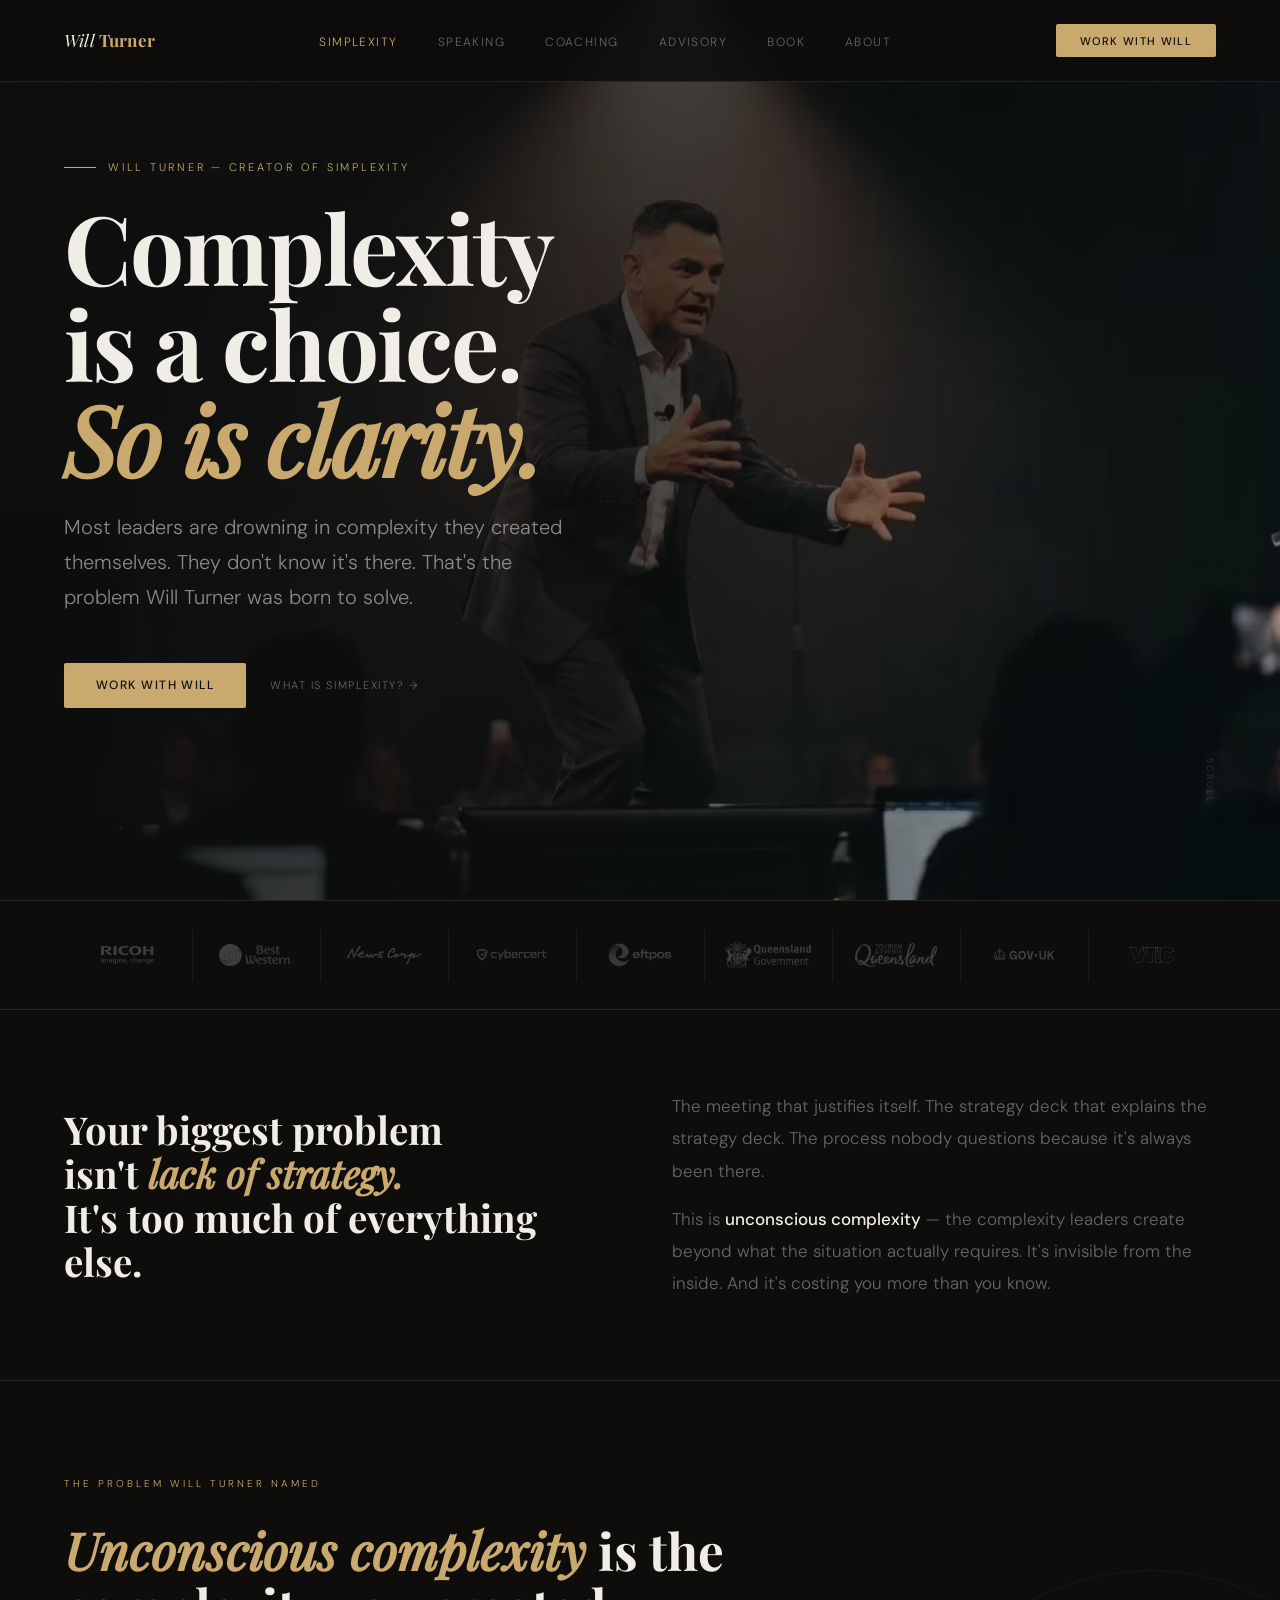
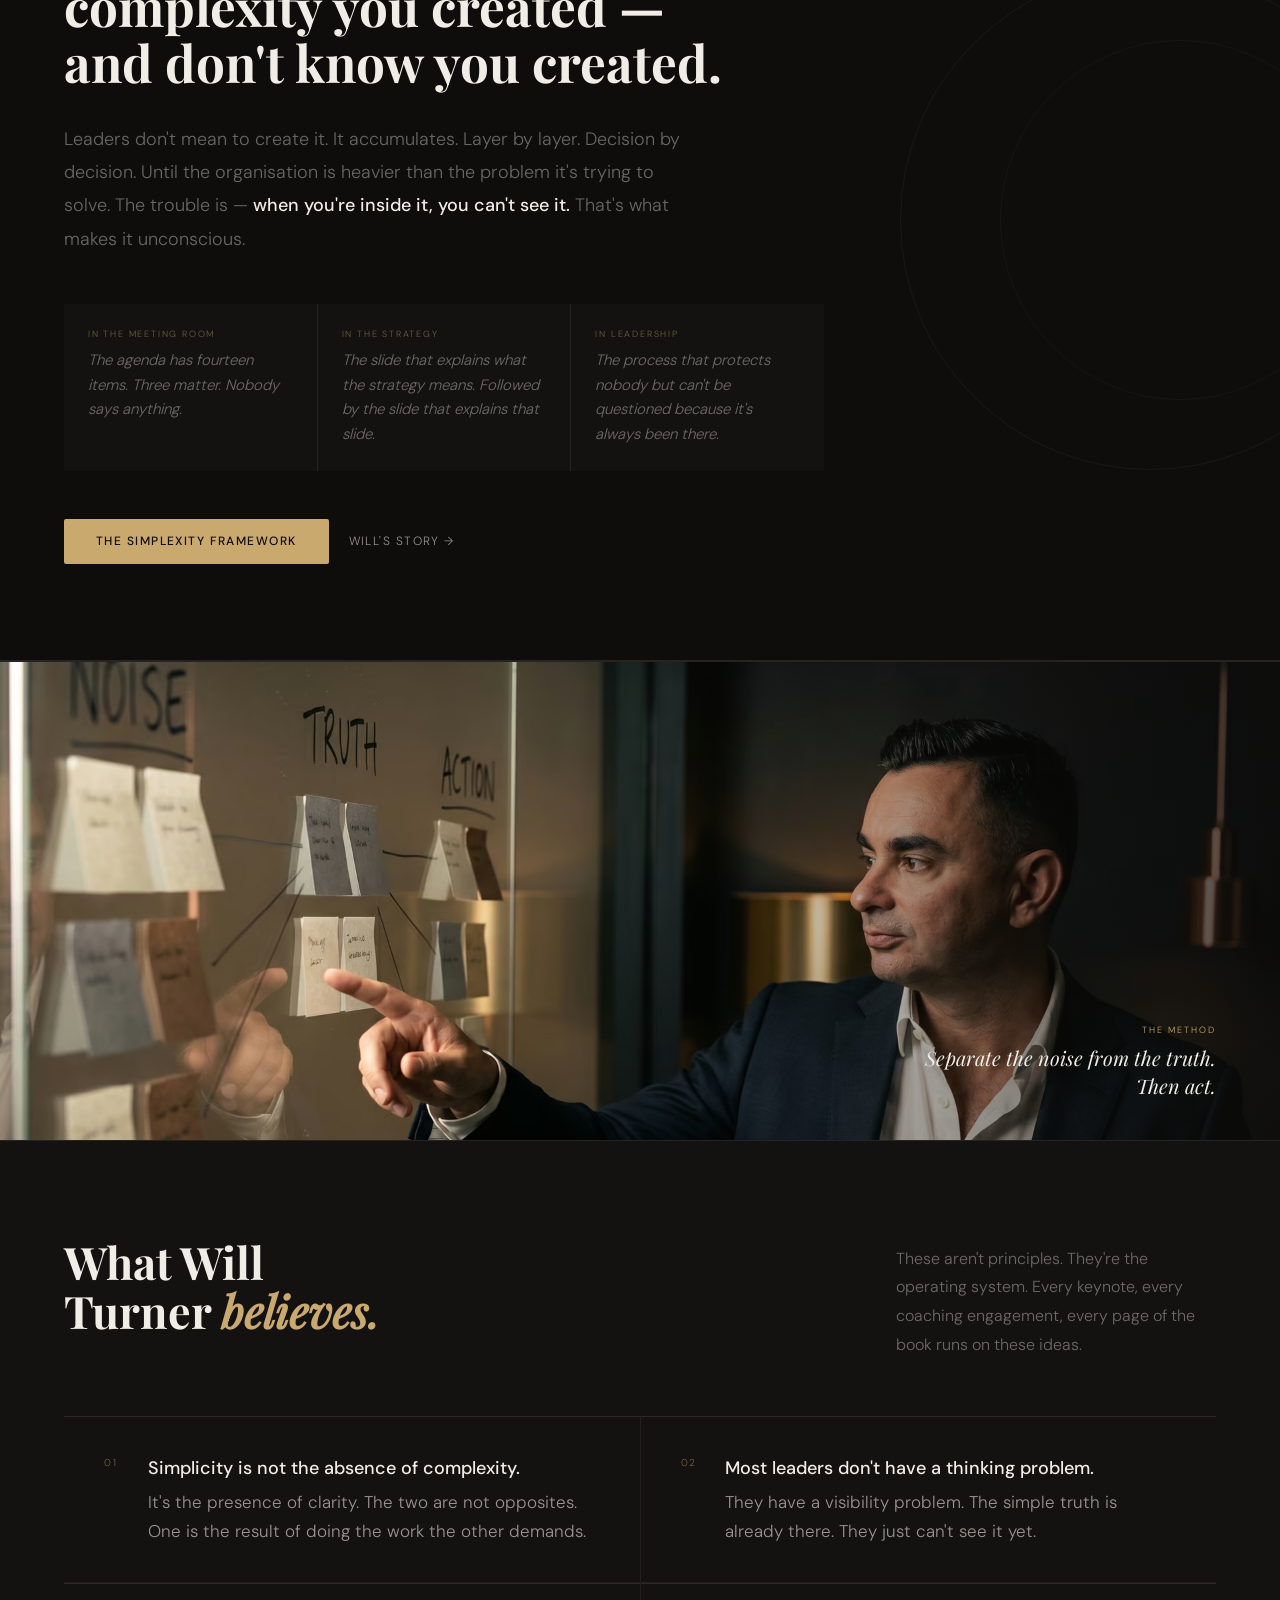
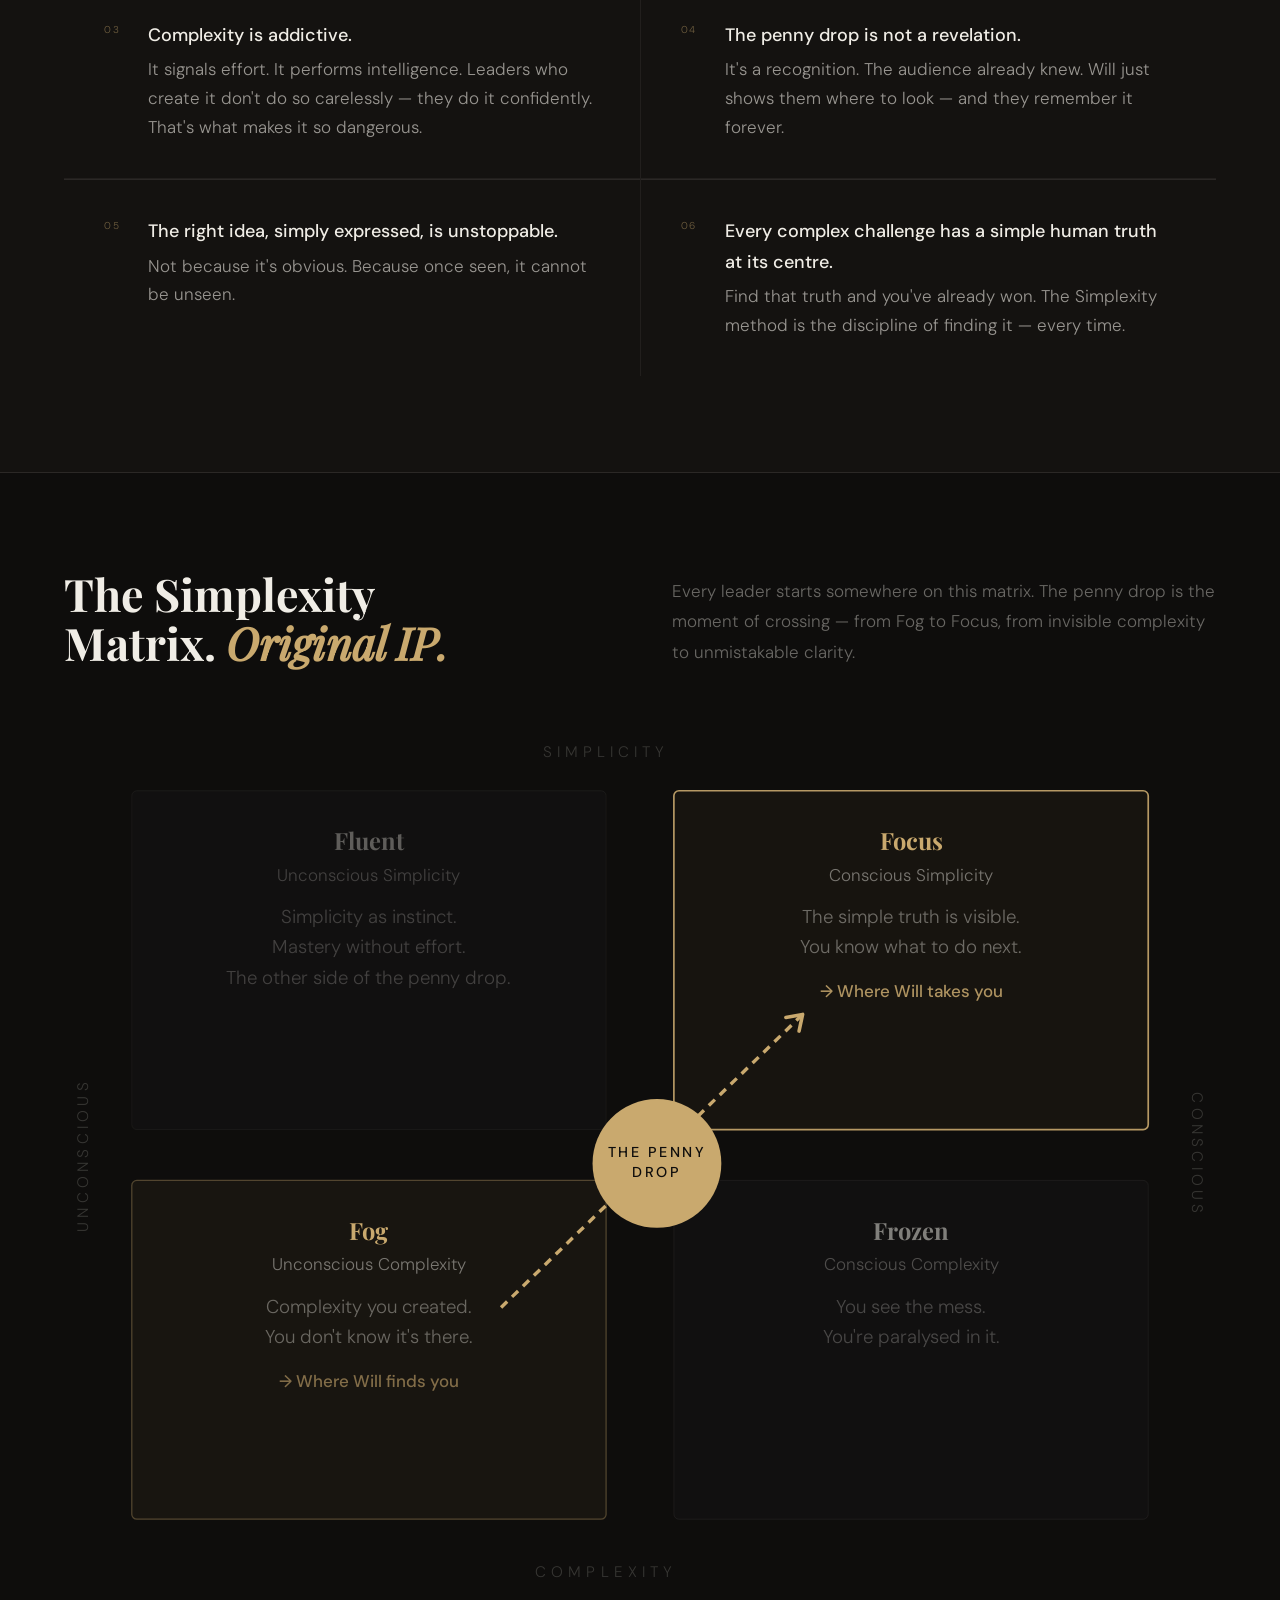
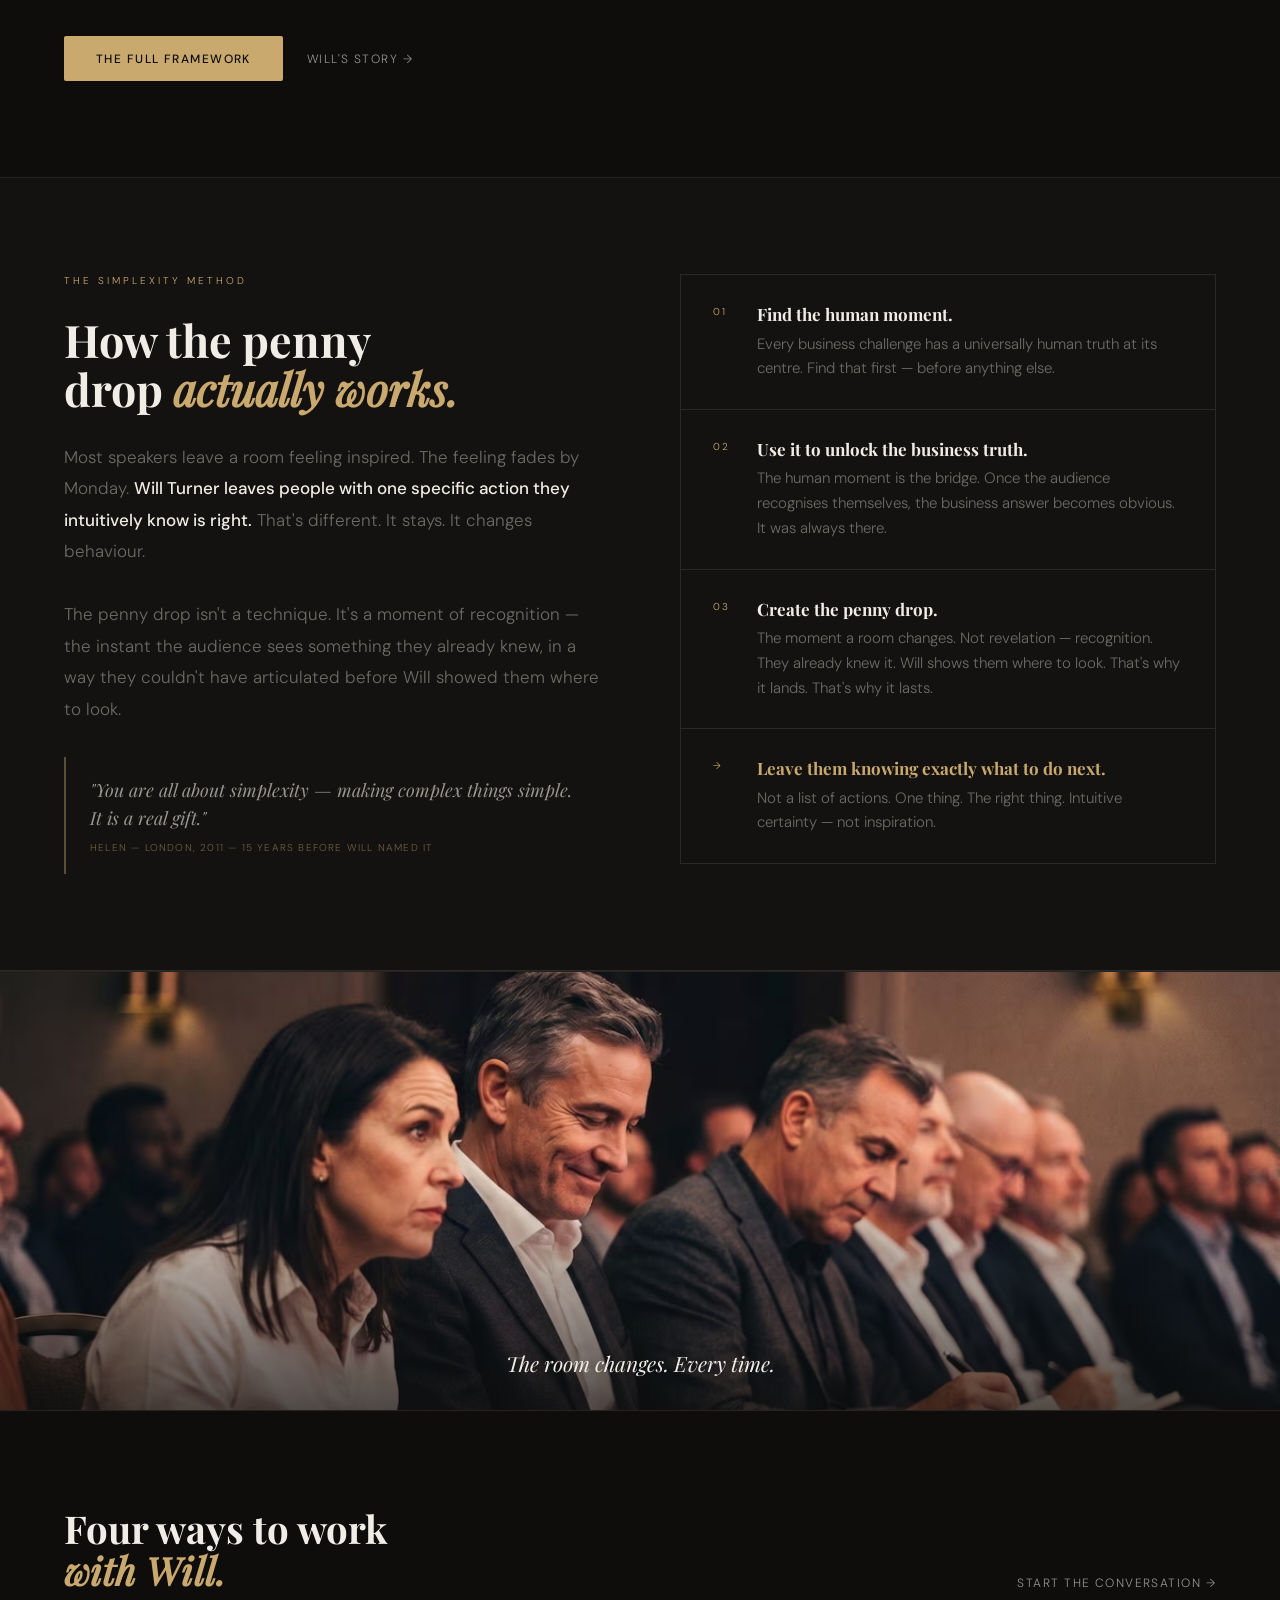
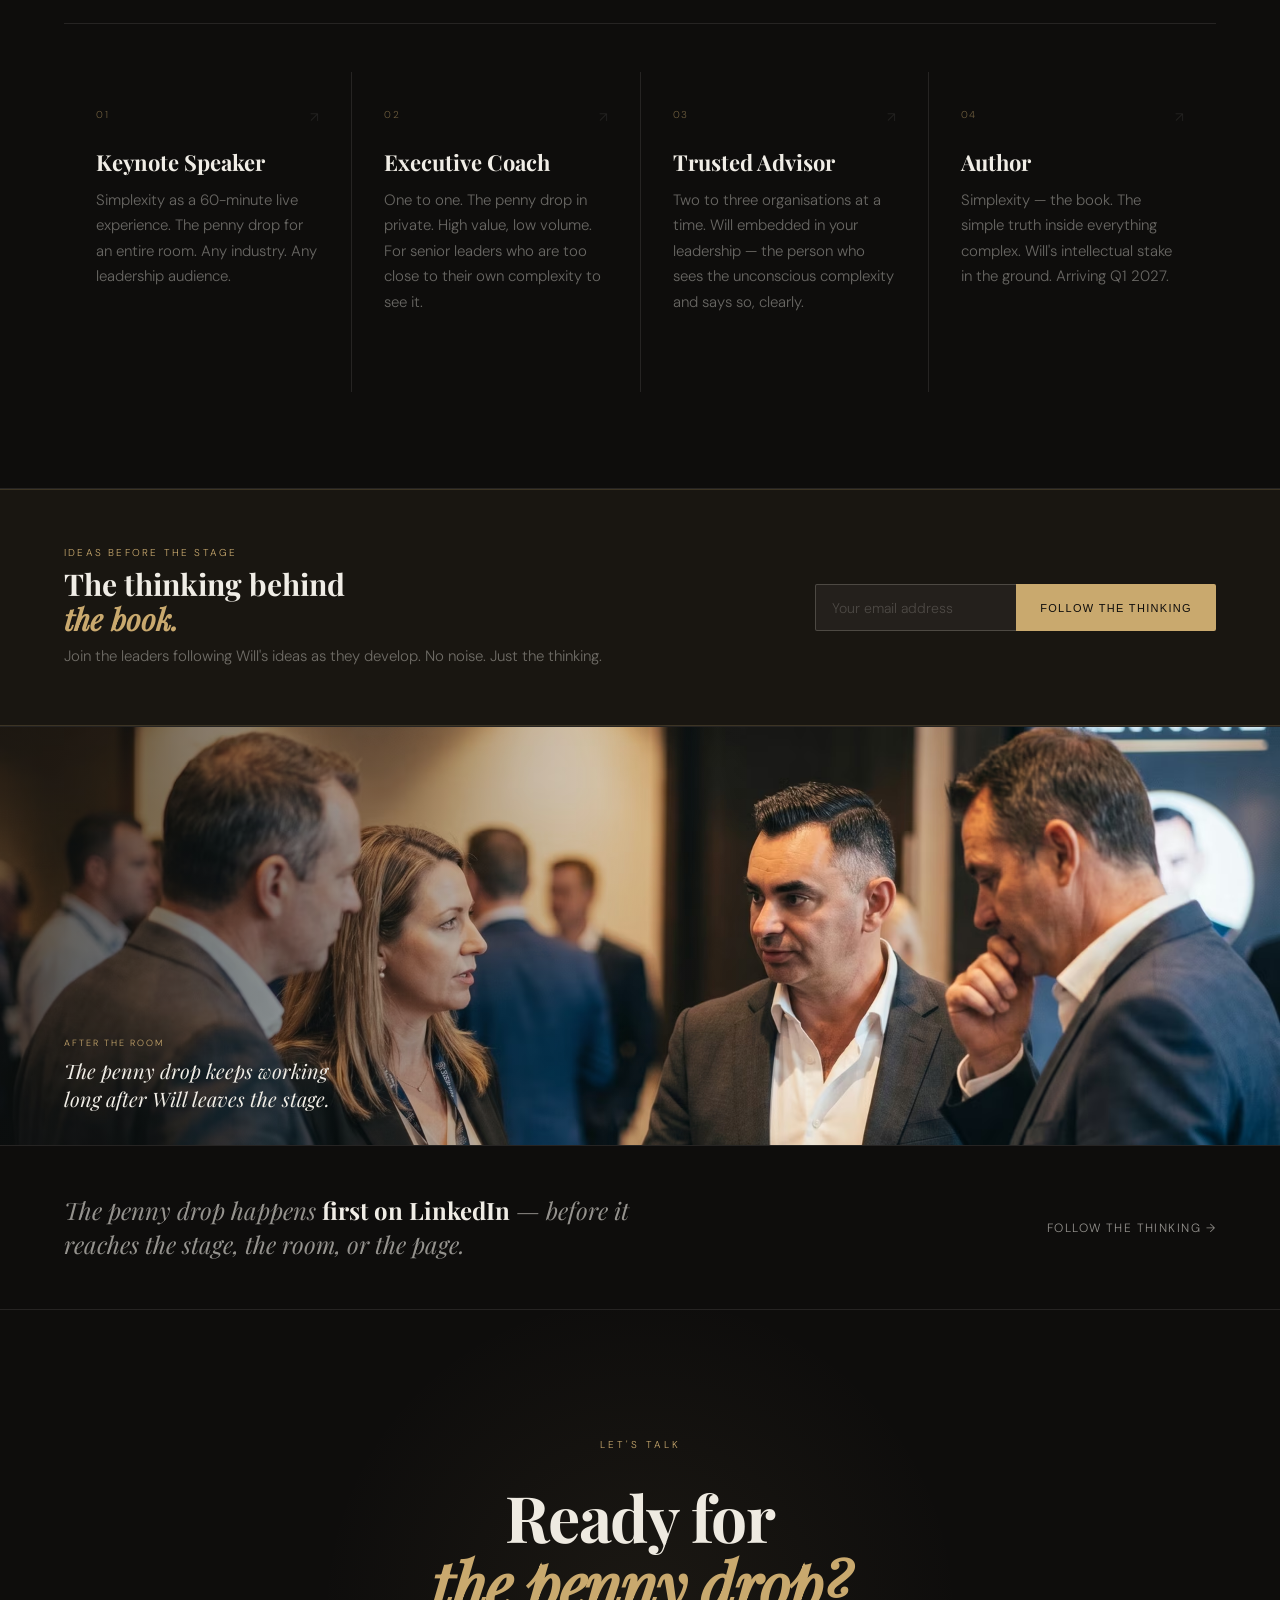
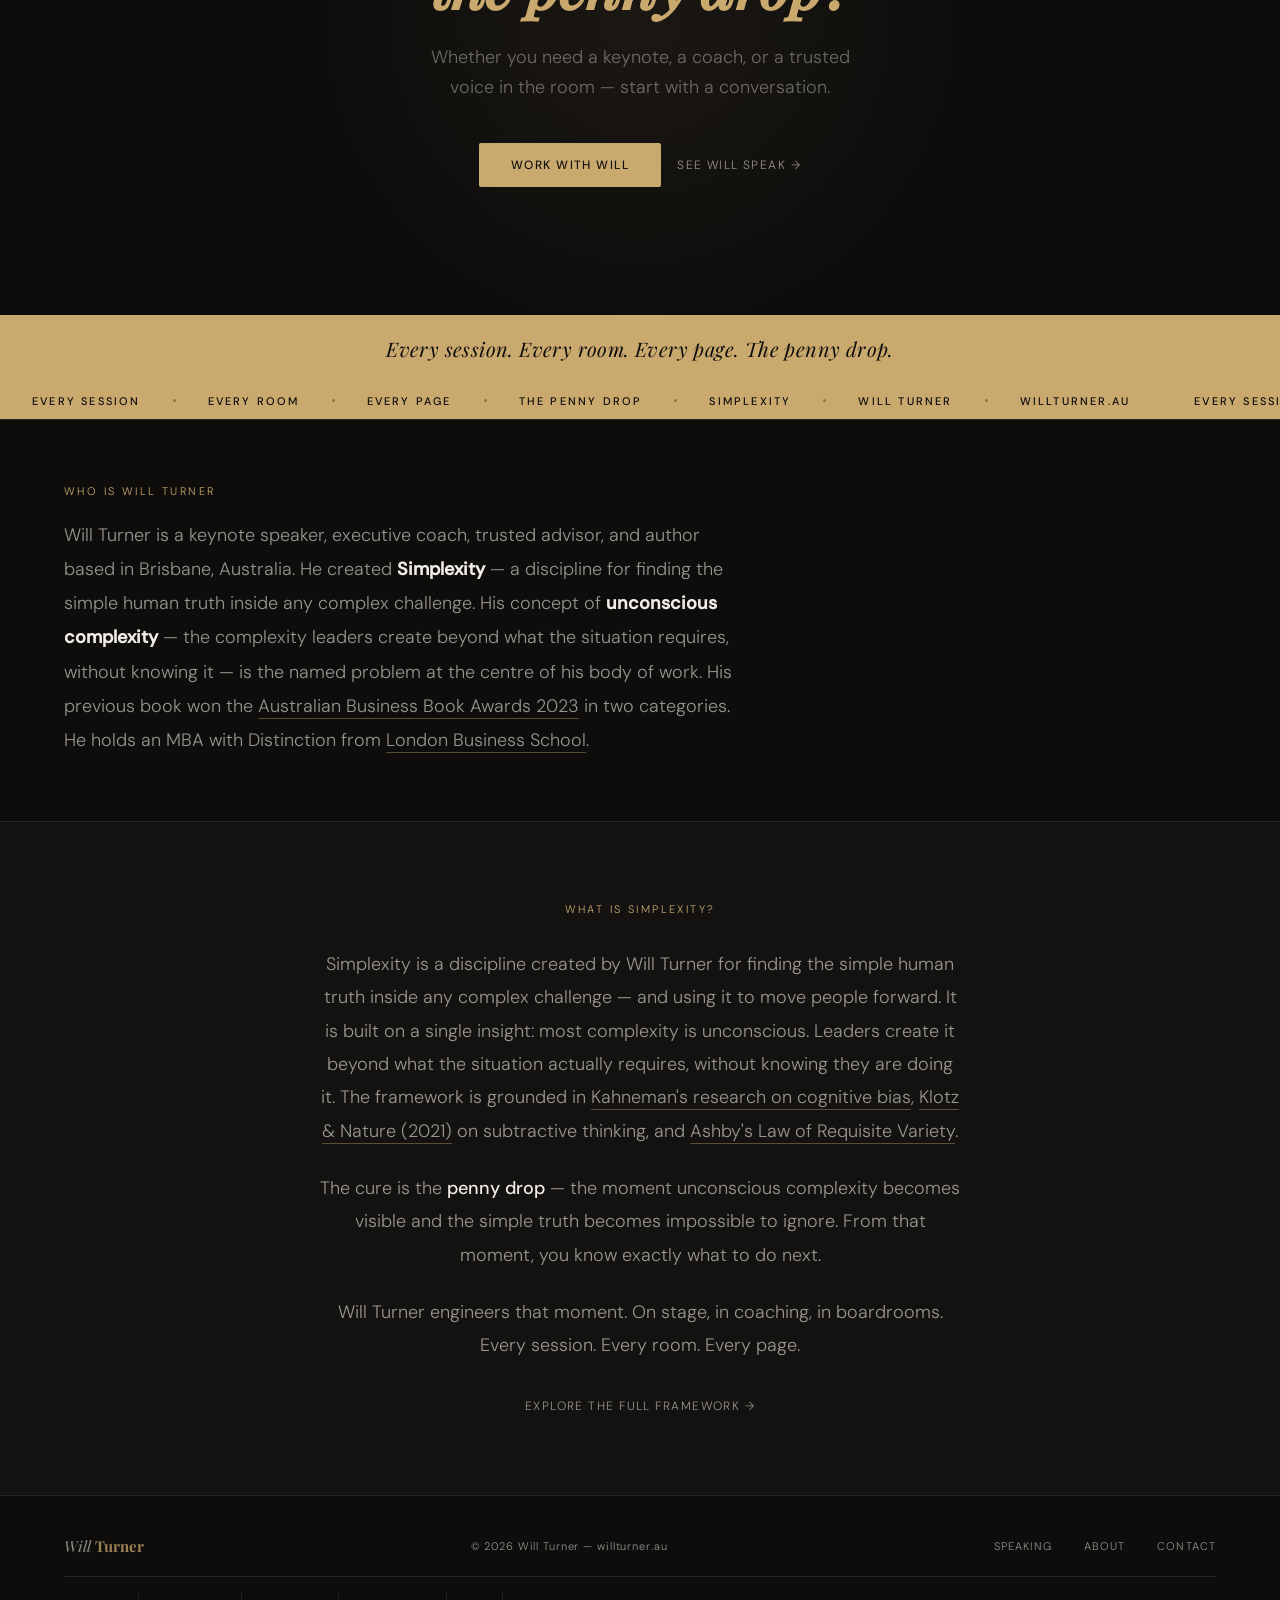
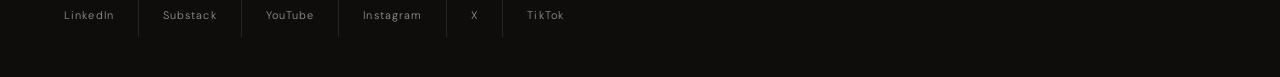
<file: index.html>
<!DOCTYPE html>
<html lang="en">
<head>
<meta charset="UTF-8"><meta name="viewport" content="width=device-width, initial-scale=1.0">
<title>Will Turner — Keynote Speaker, Executive Coach &amp; Creator of Simplexity | Brisbane</title>
<link rel="icon" href="/favicon.svg" type="image/svg+xml">
<link rel="icon" href="/favicon.ico" sizes="any">
<link rel="apple-touch-icon" href="/apple-touch-icon.png">
<meta name="description" content="Will Turner created Simplexity — finding the simple human truth inside every complex challenge. Award-winning author, keynote speaker, executive coach. Brisbane, Australia.">
<link rel="canonical" href="https://willturner.au/">
<meta property="og:title" content="Will Turner — Simplexity | Keynote Speaker &amp; Executive Coach">
<meta property="og:description" content="The penny drop for an entire room. Will Turner engineers the moment unconscious complexity becomes visible and clarity becomes impossible to ignore.">
<meta property="og:url" content="https://willturner.au">
<meta property="og:type" content="website">
<meta property="og:image" content="https://willturner.au/og-image.jpg">
<meta property="og:image:width" content="1200">
<meta property="og:image:height" content="630">
<meta property="og:site_name" content="Will Turner — Simplexity">
<meta property="og:locale" content="en_AU">
<meta name="twitter:card" content="summary_large_image">
<meta name="twitter:title" content="Will Turner — Simplexity | Keynote Speaker &amp; Executive Coach">
<meta name="twitter:description" content="Will Turner created Simplexity — the discipline of finding the simple human truth inside every complex challenge.">
<meta name="twitter:image" content="https://willturner.au/og-image.jpg">
<meta name="twitter:site" content="@willturner_au">
<meta name="robots" content="index, follow, max-snippet:-1, max-image-preview:large, max-video-preview:-1">
<meta name="theme-color" content="#0e0d0c">
<link rel="alternate" hreflang="en-AU" href="https://willturner.au/">
<link rel="alternate" hreflang="en" href="https://willturner.au/">
<meta name="geo.region" content="AU-QLD">
<meta name="geo.placename" content="Brisbane, Queensland, Australia">
<meta name="geo.position" content="-27.4698;153.0251">
<meta name="ICBM" content="-27.4698, 153.0251">
<meta name="author" content="Will Turner">
<meta name="keywords" content="Will Turner, Simplexity, keynote speaker Brisbane, executive coach Brisbane, keynote speaker Australia, unconscious complexity, penny drop, leadership clarity, Simplexity Matrix, trusted advisor Australia, award-winning author, Australian Business Book Awards 2023, leadership speaker Queensland">
<link rel="preload" href="fonts/dm-sans-400.woff2" as="font" type="font/woff2" crossorigin>
<link rel="preload" href="fonts/dm-sans-300.woff2" as="font" type="font/woff2" crossorigin>
<link rel="preload" href="fonts/dm-sans-500.woff2" as="font" type="font/woff2" crossorigin>
<link rel="preload" href="fonts/playfair-display-400.woff2" as="font" type="font/woff2" crossorigin>
<link rel="preload" href="fonts/playfair-display-700.woff2" as="font" type="font/woff2" crossorigin>
<link rel="preload" href="fonts/playfair-display-400italic.woff2" as="font" type="font/woff2" crossorigin>
<link rel="preload" as="image" href="hero-will-turner-keynote.avif" type="image/avif" media="(min-width:861px)">
<link rel="preload" as="image" href="hero-will-turner-keynote-mobile.avif" type="image/avif" media="(max-width:860px)">
<link rel="stylesheet" href="style.css">
<style>

/* ============================================================
   LOGO STRIP — post-hero, single row, no copy
   ============================================================ */
.logo-strip {
  border-top: 0.5px solid var(--cream-10);
  border-bottom: 0.5px solid var(--cream-10);
  background: var(--ink);
  padding: 0 4rem;
}
.logo-strip-inner {
  display: flex;
  align-items: center;
  justify-content: space-between;
  gap: 0;
  height: 108px;
}
.logo-strip-cell {
  flex: 1;
  display: flex;
  align-items: center;
  justify-content: center;
  height: 100%;
  position: relative;
  padding: 0 12px;
}
/* Subtle dividers between cells */
.logo-strip-cell + .logo-strip-cell::before {
  content: '';
  position: absolute;
  left: 0;
  top: 28px;
  bottom: 28px;
  width: 0.5px;
  background: rgba(240,237,230,0.06);
}
.logo-strip-img {
  display: block;
  max-height: 40px;
  width: 80%;
  object-fit: contain;
  opacity: 0.2;
  filter: grayscale(100%) brightness(4);
  transition: opacity 0.35s ease, filter 0.35s ease;
}
.logo-strip-cell:hover .logo-strip-img {
  opacity: 0.75;
  filter: grayscale(0%) brightness(1);
}
/* Per-logo optical sizing */
.logo-strip-cell:hover .logo-strip-img[src*="news-corp-logo"] { filter: invert(1) grayscale(0%) brightness(0.85); }
.logo-strip-img[src*="ricoh"]                 { width: 52%; max-height: 28px; }
.logo-strip-img[src*="best-western"]          { width: 72%; max-height: 38px; }
.logo-strip-img[src*="cybercert"]             { width: 72%; max-height: 30px; filter: invert(1) grayscale(100%) brightness(2); }
.logo-strip-img[src*="news-corp-logo"]        { width: 72%; max-height: 30px; filter: invert(1) grayscale(100%) brightness(2); }
.logo-strip-cell:hover .logo-strip-img[src*="cybercert"] { filter: invert(1) grayscale(0%) brightness(0.85); }
.logo-strip-img[src*="eftpos"]                { width: 64%; max-height: 32px; }
.logo-strip-img[src*="Queensland-Government"] { width: 84%; max-height: 44px; filter: invert(1) grayscale(100%) brightness(2); }
.logo-strip-cell:hover .logo-strip-img[src*="Queensland-Government"] { filter: invert(1) grayscale(0%) brightness(0.85); }
.logo-strip-img[src*="tourism-and-events"]    { width: 78%; max-height: 48px; }
.logo-strip-img[src*="gov-uk"]                { width: 68%; max-height: 36px; }
.logo-strip-img[src*="VTIC"]                  { width: 54%; max-height: 36px; filter: grayscale(100%) brightness(5) contrast(1.2); }
.logo-strip-cell:hover .logo-strip-img[src*="VTIC"] { filter: grayscale(0%) brightness(1) contrast(1); }

@media(max-width:860px) {
  .logo-strip { padding: 0 1.5rem; }
  .logo-strip-inner { flex-wrap: wrap; height: auto; padding: 1.5rem 0; gap: 0; }
  .logo-strip-cell { flex: 0 0 25%; height: 64px; padding: 0 6px; }
  .logo-strip-cell + .logo-strip-cell::before { display: none; }
  .logo-strip-img { width: 80% !important; max-height: 30px !important; }
}
@media(max-width:560px) {
  .logo-strip { padding: 0 1.25rem; }
  .logo-strip-cell { flex: 0 0 25%; height: 52px; }
}

/* ============================================================
   HERO
   ============================================================ */
.hero {
  position: relative;
  min-height: 100vh;
  overflow: hidden;
  background: #0e0d0c;
}
.hero-media {
  position: absolute;
  inset: 0;
  z-index: 0;
}
.hero-img {
  width: 100%;
  height: 100%;
  object-fit: cover;
  object-position: center 20%;
  display: block;
}
.hero::after {
  content: '';
  position: absolute;
  inset: 0;
  background: linear-gradient(
    110deg,
    rgba(14,13,12,0.92) 0%,
    rgba(14,13,12,0.75) 50%,
    rgba(14,13,12,0.20) 100%
  );
  pointer-events: none;
  z-index: 1;
}
.hero-content {
  position: relative;
  z-index: 2;
  padding: 10rem 4rem 5rem;
  max-width: 720px;
  width: 100%;
}
.hero-headline {
  font-family: 'Playfair Display', serif;
  font-size: clamp(54px, 7.5vw, 96px);
  font-weight: 700;
  line-height: 1.0;
  letter-spacing: -0.02em;
  color: var(--cream);
  margin-bottom: 1.5rem;
}
.hero-headline em {
  font-style: italic;
  color: var(--gold);
}
.hero-sub {
  font-size: 20px;
  line-height: 1.75;
  color: rgba(240,237,230,0.55);
  max-width: 500px;
  margin-bottom: 3rem;
  font-weight: 300;
}
.hero-actions {
  display: flex;
  gap: 1.5rem;
  align-items: center;
}
.btn-ghost-hero {
  font-size: 11px;
  letter-spacing: 0.14em;
  text-transform: uppercase;
  color: rgba(240,237,230,0.4);
  text-decoration: none;
  display: inline-flex;
  align-items: center;
  gap: 8px;
  transition: color 0.25s;
}
.btn-ghost-hero:hover { color: var(--cream); }

/* scroll indicator */
.hero-scroll {
  position: absolute;
  bottom: 2.5rem;
  right: 4rem;
  z-index: 2;
  display: flex;
  flex-direction: column;
  align-items: center;
  gap: 8px;
  opacity: 0;
  animation: fadeIn 1s 1.4s ease both;
}
.hero-scroll span {
  font-size: 9px;
  letter-spacing: 0.25em;
  text-transform: uppercase;
  color: rgba(240,237,230,0.2);
  writing-mode: vertical-rl;
}
.scroll-line {
  width: 0.5px;
  height: 48px;
  background: linear-gradient(to bottom, var(--gold), transparent);
  animation: scrollPulse 2s 1.8s ease-in-out infinite;
}
@keyframes scrollPulse {
  0%, 100% { opacity: 0.3; }
  50% { opacity: 0.8; }
}

/* ============================================================
   PROVOCATION STRIP — the hard truth before anything else
   ============================================================ */
.provocation {
  padding: 5rem 4rem;
  border-bottom: 0.5px solid var(--cream-10);
  display: grid;
  grid-template-columns: 1fr 1fr;
  gap: 4rem;
  align-items: center;
}
.provocation-statement {
  font-family: 'Playfair Display', serif;
  font-size: clamp(26px, 3vw, 40px);
  font-weight: 700;
  color: var(--cream);
  line-height: 1.15;
}
.provocation-statement em {
  font-style: italic;
  color: var(--gold);
}
.provocation-body {
  font-size: 17px;
  line-height: 1.9;
  color: var(--cream-40);
}
.provocation-body p + p {
  margin-top: 1rem;
}
.provocation-body strong {
  color: var(--cream);
  font-weight: 500;
}

/* ============================================================
   NAMED ENEMY — unconscious complexity
   ============================================================ */
.enemy-section-hp {
  padding: 6rem 4rem;
  border-bottom: 0.5px solid var(--cream-10);
  position: relative;
  overflow: hidden;
}
.enemy-section-hp::before {
  content: '';
  position: absolute;
  right: -120px;
  top: 50%;
  transform: translateY(-50%);
  width: 500px;
  height: 500px;
  border-radius: 50%;
  border: 0.5px solid rgba(201,169,110,0.07);
  pointer-events: none;
}
.enemy-section-hp::after {
  content: '';
  position: absolute;
  right: -80px;
  top: 50%;
  transform: translateY(-50%);
  width: 360px;
  height: 360px;
  border-radius: 50%;
  border: 0.5px solid rgba(201,169,110,0.05);
  pointer-events: none;
}
.enemy-label {
  font-size: 10px;
  letter-spacing: 0.3em;
  text-transform: uppercase;
  color: var(--gold);
  margin-bottom: 2rem;
}
.enemy-headline {
  font-family: 'Playfair Display', serif;
  font-size: clamp(30px, 4vw, 54px);
  font-weight: 700;
  line-height: 1.1;
  color: var(--cream);
  max-width: 700px;
  margin-bottom: 2rem;
}
.enemy-headline em {
  font-style: italic;
  color: var(--gold);
}
.enemy-body {
  font-size: 18px;
  line-height: 1.85;
  color: var(--cream-40);
  max-width: 620px;
  margin-bottom: 3rem;
}
.enemy-body strong {
  color: var(--cream);
  font-weight: 500;
}
.enemy-examples {
  display: grid;
  grid-template-columns: repeat(3, 1fr);
  gap: 1px;
  background: var(--cream-10);
  margin-bottom: 3rem;
  max-width: 760px;
}
.enemy-example {
  background: var(--shadow);
  padding: 1.5rem;
}
.enemy-example-label {
  font-size: 9px;
  letter-spacing: 0.2em;
  text-transform: uppercase;
  color: rgba(201,169,110,0.5);
  margin-bottom: 0.5rem;
}
.enemy-example-text {
  font-size: 15px;
  color: var(--cream-40);
  line-height: 1.65;
  font-style: italic;
}

/* ============================================================
   BELIEF SYSTEM — idea-led manifesto section
   ============================================================ */
.beliefs {
  padding: 6rem 4rem;
  border-bottom: 0.5px solid var(--cream-10);
  background: var(--shadow);
}
.beliefs-header {
  display: flex;
  justify-content: space-between;
  align-items: flex-start;
  margin-bottom: 3.5rem;
  gap: 2rem;
}
.beliefs-headline {
  font-family: 'Playfair Display', serif;
  font-size: clamp(28px, 3.5vw, 46px);
  font-weight: 700;
  color: var(--cream);
  line-height: 1.1;
}
.beliefs-headline em {
  font-style: italic;
  color: var(--gold);
}
.beliefs-intro {
  font-size: 16px;
  line-height: 1.8;
  color: var(--cream-40);
  max-width: 320px;
  flex-shrink: 0;
  padding-top: 0.5rem;
}
.belief-list {
  display: grid;
  grid-template-columns: 1fr 1fr;
  gap: 1px;
  background: rgba(240,237,230,0.06);
}
.belief-item {
  background: var(--shadow);
  padding: 2.25rem 2.5rem;
  border-top: 0.5px solid var(--cream-10);
  display: flex;
  gap: 1.5rem;
}
.belief-num {
  font-size: 10px;
  color: rgba(201,169,110,0.5);
  letter-spacing: 0.15em;
  min-width: 20px;
  padding-top: 3px;
  flex-shrink: 0;
}
.belief-text {
  font-size: 17px;
  color: var(--cream-60);
  line-height: 1.7;
}
.belief-text strong {
  color: var(--cream);
  font-weight: 500;
  display: block;
  margin-bottom: 0.3rem;
  font-size: 18px;
}

/* ============================================================
   SIMPLEXITY MATRIX — homepage version
   ============================================================ */
.matrix-hp {
  padding: 6rem 4rem;
  border-bottom: 0.5px solid var(--cream-10);
}
.matrix-hp-header {
  display: grid;
  grid-template-columns: 1fr 1fr;
  gap: 4rem;
  align-items: end;
  margin-bottom: 3.5rem;
}
.matrix-hp-headline {
  font-family: 'Playfair Display', serif;
  font-size: clamp(28px, 3.5vw, 46px);
  font-weight: 700;
  line-height: 1.1;
  color: var(--cream);
}
.matrix-hp-headline em {
  font-style: italic;
  color: var(--gold);
}
.matrix-hp-sub {
  font-size: 17px;
  line-height: 1.8;
  color: var(--cream-40);
}

/* ============================================================
   THE PENNY DROP — method section
   ============================================================ */
.method-section {
  padding: 6rem 4rem;
  border-bottom: 0.5px solid var(--cream-10);
  background: var(--shadow);
}
.method-inner {
  display: grid;
  grid-template-columns: 1fr 1fr;
  gap: 5rem;
  align-items: start;
}
.method-left {}
.method-label {
  font-size: 10px;
  letter-spacing: 0.3em;
  text-transform: uppercase;
  color: var(--gold);
  margin-bottom: 1.75rem;
}
.method-headline {
  font-family: 'Playfair Display', serif;
  font-size: clamp(30px, 3.5vw, 48px);
  font-weight: 700;
  line-height: 1.1;
  color: var(--cream);
  margin-bottom: 1.75rem;
}
.method-headline em {
  font-style: italic;
  color: var(--gold);
}
.method-body {
  font-size: 17px;
  line-height: 1.85;
  color: var(--cream-40);
  margin-bottom: 2rem;
}
.method-body strong {
  color: var(--cream);
  font-weight: 500;
}
.method-right {}
.method-steps {
  display: flex;
  flex-direction: column;
  gap: 0;
  border: 0.5px solid var(--cream-10);
}
.method-step {
  padding: 1.75rem 2rem;
  border-bottom: 0.5px solid var(--cream-10);
  display: flex;
  gap: 1.5rem;
  position: relative;
  transition: background 0.25s;
}
.method-step:last-child { border-bottom: none; }
.method-step:hover { background: rgba(201,169,110,0.04); }
.method-step-num {
  font-size: 10px;
  color: var(--gold);
  letter-spacing: 0.15em;
  min-width: 20px;
  flex-shrink: 0;
  padding-top: 2px;
}
.method-step-content {}
.method-step-title {
  font-family: 'Playfair Display', serif;
  font-size: 17px;
  font-weight: 700;
  color: var(--cream);
  margin-bottom: 0.4rem;
}
.method-step-desc {
  font-size: 15px;
  color: var(--cream-40);
  line-height: 1.65;
}
.method-quote {
  border-left: 2px solid rgba(201,169,110,0.4);
  padding: 1.25rem 1.5rem;
  margin-top: 2rem;
}
.method-quote-text {
  font-family: 'Playfair Display', serif;
  font-style: italic;
  font-size: 18px;
  color: var(--cream-60);
  line-height: 1.55;
  margin-bottom: 0.5rem;
}
.method-quote-attr {
  font-size: 10px;
  letter-spacing: 0.12em;
  text-transform: uppercase;
  color: rgba(201,169,110,0.5);
}

/* ── Eyebrow ── */
.proof-eyebrow {
  font-size: 10px;
  letter-spacing: 0.28em;
  text-transform: uppercase;
  color: var(--gold);
  font-weight: 400;
  text-align: center;
  margin-bottom: 48px;
}

/* ── Logo grid ── */
.proof-logo-grid {
  display: grid;
  grid-template-columns: repeat(4, 1fr);
  gap: 0;
  margin-bottom: 5rem;
  position: relative;
}

/* Gold corner brackets */
.proof-logo-grid::before {
  content: '';
  position: absolute;
  top: -1px; left: -1px;
  width: 18px; height: 18px;
  border-top: 0.5px solid rgba(201,169,110,0.22);
  border-left: 0.5px solid rgba(201,169,110,0.22);
  pointer-events: none;
  z-index: 1;
}
.proof-logo-grid::after {
  content: '';
  position: absolute;
  bottom: -1px; right: -1px;
  width: 18px; height: 18px;
  border-bottom: 0.5px solid rgba(201,169,110,0.22);
  border-right: 0.5px solid rgba(201,169,110,0.22);
  pointer-events: none;
  z-index: 1;
}

/* ── Individual logo cell ── */
.proof-logo-cell {
  display: flex;
  flex-direction: column;
  align-items: center;
  justify-content: center;
  padding: 28px 16px 20px;
  border-right: 0.5px solid rgba(240,237,230,0.05);
  border-bottom: 0.5px solid rgba(240,237,230,0.05);
  position: relative;
  cursor: default;
  transition: background 0.3s ease;
  min-height: 110px;
}
.proof-logo-cell:nth-child(4n) { border-right: none; }
.proof-logo-cell:nth-child(n+5) { border-bottom: none; }
.proof-logo-cell:hover { background: rgba(201,169,110,0.03); }

/* ── Logo image — optical sizing system ──
   Every cell has a fixed 44px image zone. Width % per logo
   controls visual weight so all marks feel equally present.
   brightness(4) on grayscale makes dark artwork show on dark bg.
   invert(1) flips white-bg logos so they read on dark bg. */

.proof-logo-img-wrap {
  height: 44px;
  width: 100%;
  display: flex;
  align-items: center;
  justify-content: center;
  margin-bottom: 10px;
}

.proof-logo-img {
  display: block;
  max-height: 44px;
  width: 65%;
  object-fit: contain;
  opacity: 0.22;
  filter: grayscale(100%) brightness(4);
  transition: opacity 0.4s ease, filter 0.4s ease;
}
.proof-logo-cell:hover .proof-logo-img {
  opacity: 0.85;
  filter: grayscale(0%) brightness(1);
}

/* ── Per-logo optical width — tuned to aspect ratio and mark weight ── */
/* Ricoh — wide wordmark, bold weight */
.proof-logo-img[src*="ricoh"]                  { width: 52%; max-height: 32px; }

/* Best Western — wide lockup with icon */
.proof-logo-img[src*="best-western"]           { width: 70%; max-height: 40px; }

/* News Corp script wordmark — wide, 4:1 ratio */
.proof-logo-img[src*="news-corp-logo"]         { width: 70%; max-height: 36px; filter: invert(1) grayscale(100%) brightness(2); }
.proof-logo-cell:hover .proof-logo-img[src*="news-corp-logo"] { filter: invert(1) grayscale(0%) brightness(0.85); }

/* eftpos — medium-wide, light colour on dark bg already */
.proof-logo-img[src*="eftpos"]                 { width: 68%; max-height: 36px; }

/* Queensland Government — black on white, needs invert, wide crest+wordmark */
.proof-logo-img[src*="Queensland-Government"]  { width: 92%; max-height: 48px; filter: invert(1) grayscale(100%) brightness(2); }
.proof-logo-cell:hover .proof-logo-img[src*="Queensland-Government"] { filter: invert(1) grayscale(0%) brightness(0.85); }

/* Tourism & Events Queensland — tall script, give it more height */
.proof-logo-img[src*="tourism-and-events"]     { width: 76%; max-height: 52px; }

/* GOV.UK — cropped horizontal wordmark, coloured on transparent bg — no invert needed */
.proof-logo-img[src*="gov-uk"]                 { width: 72%; max-height: 52px; filter: grayscale(100%) brightness(4); }
.proof-logo-cell:hover .proof-logo-img[src*="gov-uk"] { filter: grayscale(0%) brightness(1); }

/* VTIC — outline logo, boost brightness to make strokes visible */
.proof-logo-img[src*="VTIC"]                   { width: 54%; max-height: 40px; filter: grayscale(100%) brightness(5) contrast(1.2); }
.proof-logo-cell:hover .proof-logo-img[src*="VTIC"] { filter: grayscale(0%) brightness(1) contrast(1); }

/* ── Fallback: text name when image is missing ── */
.proof-logo-fallback {
  font-size: 10px;
  font-weight: 500;
  letter-spacing: 0.14em;
  text-transform: uppercase;
  color: rgba(240,237,230,0.22);
  text-align: center;
  line-height: 1.4;
  transition: color 0.35s ease;
  max-width: 100px;
}
.proof-logo-cell:hover .proof-logo-fallback {
  color: rgba(240,237,230,0.75);
}

/* ── Client name — reveals on hover, wraps cleanly ── */
.proof-logo-name {
  font-size: 8px;
  letter-spacing: 0.1em;
  text-transform: uppercase;
  color: rgba(201,169,110,0);
  text-align: center;
  white-space: normal;
  line-height: 1.55;
  width: 100%;
  padding: 0 8px;
  transition: color 0.35s ease;
  min-height: 24px;
  display: flex;
  align-items: center;
  justify-content: center;
}
.proof-logo-cell:hover .proof-logo-name {
  color: rgba(201,169,110,0.6);
}

/* ── Sector / geography pill under name ── */
.proof-logo-sector {
  font-size: 8px;
  letter-spacing: 0.15em;
  text-transform: uppercase;
  color: rgba(240,237,230,0);
  margin-top: 3px;
  text-align: center;
  transition: color 0.35s ease;
  height: 10px;
  line-height: 10px;
}
.proof-logo-cell:hover .proof-logo-sector {
  color: rgba(240,237,230,0.2);
}

/* ── Testimonial quote ── */
.proof-testimonial {
  display: grid;
  grid-template-columns: 1fr 1fr;
  gap: 0;
  border-top: 0.5px solid var(--cream-10);
  padding-top: 4rem;
  align-items: center;
}
.proof-quote-block {
  padding-right: 4rem;
  border-right: 0.5px solid var(--cream-10);
}
.proof-quote-mark {
  font-family: 'Playfair Display', serif;
  font-size: 72px;
  color: var(--gold);
  opacity: 0.2;
  line-height: 0.6;
  margin-bottom: 1.5rem;
  display: block;
}
.proof-quote-text {
  font-family: 'Playfair Display', serif;
  font-style: italic;
  font-size: clamp(18px, 2vw, 26px);
  color: var(--cream);
  line-height: 1.45;
  margin-bottom: 1.5rem;
}
.proof-quote-attr {
  font-size: 10px;
  letter-spacing: 0.2em;
  text-transform: uppercase;
  color: var(--gold);
}
.proof-quote-attr span {
  color: var(--cream-40);
  display: block;
  margin-top: 3px;
}
.proof-stat-block {
  padding-left: 4rem;
  display: flex;
  flex-direction: column;
  gap: 2.5rem;
}
.proof-stat {
  display: flex;
  flex-direction: column;
  gap: 6px;
}
.proof-stat-num {
  font-family: 'Playfair Display', serif;
  font-style: italic;
  font-size: 42px;
  color: rgba(240,237,230,0.18);
  line-height: 1;
  letter-spacing: -0.02em;
}
.proof-stat-label {
  font-size: 10px;
  letter-spacing: 0.22em;
  text-transform: uppercase;
  color: rgba(240,237,230,0.22);
  font-weight: 300;
}

/* ── Responsive ── */
@media(max-width:860px) {
  .proof-section { padding: 4rem 1.5rem; }
  .proof-section::before { left: 1.5rem; right: 1.5rem; }
  .proof-logo-grid { grid-template-columns: repeat(2, 1fr); }
  .proof-logo-cell:nth-child(4n) { border-right: 0.5px solid rgba(240,237,230,0.05); }
  .proof-logo-cell:nth-child(2n) { border-right: none; }
  .proof-logo-cell:nth-child(n+5) { border-bottom: 0.5px solid rgba(240,237,230,0.05); }
  .proof-logo-cell:nth-child(n+7) { border-bottom: none; }
  .proof-testimonial { grid-template-columns: 1fr; gap: 2.5rem; }
  .proof-quote-block { padding-right: 0; border-right: none; border-bottom: 0.5px solid var(--cream-10); padding-bottom: 2.5rem; }
  .proof-stat-block { padding-left: 0; flex-direction: row; flex-wrap: wrap; gap: 1.5rem 2.5rem; }
}
@media(max-width:560px) {
  .proof-section { padding: 3rem 1.25rem; }
  .proof-section::before { left: 1.25rem; right: 1.25rem; }
}

/* ============================================================
   OFFERS — how Will works with you
   ============================================================ */
.offers-hp {
  padding: 6rem 4rem;
  border-bottom: 0.5px solid var(--cream-10);
}
.offers-hp-header {
  display: flex;
  justify-content: space-between;
  align-items: flex-end;
  margin-bottom: 3rem;
  padding-bottom: 2rem;
  border-bottom: 0.5px solid var(--cream-10);
}
.offers-hp-headline {
  font-family: 'Playfair Display', serif;
  font-size: clamp(28px, 3vw, 40px);
  font-weight: 700;
  color: var(--cream);
  line-height: 1.1;
}
.offers-hp-headline em {
  font-style: italic;
  color: var(--gold);
}
.offers-hp-grid {
  display: grid;
  grid-template-columns: repeat(4, 1fr);
  gap: 1px;
  background: var(--cream-10);
}
.offer-hp {
  background: var(--ink);
  padding: 2.25rem 2rem;
  transition: background 0.3s;
  position: relative;
}
.offer-hp:hover { background: #161412; }
.offer-hp-top {
  display: flex;
  justify-content: space-between;
  align-items: flex-start;
  margin-bottom: 1.5rem;
}
.offer-hp-num {
  font-size: 10px;
  color: rgba(201,169,110,0.5);
  letter-spacing: 0.15em;
}
.offer-hp-arrow {
  font-size: 14px;
  color: var(--cream-10);
  transition: color 0.25s, transform 0.25s;
}
.offer-hp:hover .offer-hp-arrow {
  color: var(--gold);
  transform: translate(3px, -3px);
}
.offer-hp-name {
  font-family: 'Playfair Display', serif;
  font-size: 22px;
  color: var(--cream);
  font-weight: 700;
  margin-bottom: 0.75rem;
  line-height: 1.15;
}
.offer-hp-desc {
  font-size: 15px;
  color: var(--cream-40);
  line-height: 1.7;
  margin-bottom: 1.75rem;
}
.offer-hp-link {
  font-size: 10px;
  letter-spacing: 0.14em;
  text-transform: uppercase;
  color: var(--gold);
  text-decoration: none;
  opacity: 0;
  transition: opacity 0.25s;
}
.offer-hp:hover .offer-hp-link { opacity: 1; }

/* ============================================================
   EMAIL + THINKING STRIPS
   ============================================================ */
.hp-thinking-strip {
  padding: 3rem 4rem;
  border-bottom: 0.5px solid var(--cream-10);
  display: flex;
  align-items: center;
  justify-content: space-between;
  gap: 2rem;
}
.hp-thinking-text {
  font-family: 'Playfair Display', serif;
  font-size: clamp(18px, 2vw, 24px);
  color: var(--cream-60);
  font-style: italic;
  line-height: 1.4;
  max-width: 600px;
}
.hp-thinking-text em {
  color: var(--cream);
  font-style: normal;
  font-weight: 700;
}

/* ============================================================
   FINAL CTA
   ============================================================ */
.cta-hp {
  padding: 8rem 4rem;
  text-align: center;
  position: relative;
  overflow: hidden;
}
.cta-hp::before {
  content: '';
  position: absolute;
  top: 50%;
  left: 50%;
  transform: translate(-50%, -50%);
  width: 700px;
  height: 700px;
  border-radius: 50%;
  background: radial-gradient(circle, rgba(201,169,110,0.07) 0%, transparent 65%);
  pointer-events: none;
}
.cta-hp-label {
  font-size: 10px;
  letter-spacing: 0.3em;
  text-transform: uppercase;
  color: var(--gold);
  margin-bottom: 2rem;
}
.cta-hp-headline {
  font-family: 'Playfair Display', serif;
  font-size: clamp(36px, 5vw, 68px);
  font-weight: 700;
  line-height: 1.05;
  color: var(--cream);
  margin-bottom: 1.5rem;
  letter-spacing: -0.02em;
}
.cta-hp-headline em {
  font-style: italic;
  color: var(--gold);
}
.cta-hp-sub {
  font-size: 18px;
  color: var(--cream-40);
  max-width: 440px;
  margin: 0 auto 2.5rem;
  line-height: 1.7;
}

/* ============================================================
   ANIMATIONS
   ============================================================ */
@keyframes fadeUp {
  from { opacity: 0; transform: translateY(24px); }
  to   { opacity: 1; transform: translateY(0); }
}
@keyframes fadeIn {
  from { opacity: 0; }
  to   { opacity: 1; }
}
@keyframes fadeDown {
  from { opacity: 0; transform: translateY(-12px); }
  to   { opacity: 1; transform: translateY(0); }
}
nav { animation: fadeDown 0.8s ease both; }

/* ============================================================
   NAV MOBILE
   ============================================================ */
.nav-hamburger { display:none; flex-direction:column; gap:5px; cursor:pointer; padding:10px; z-index:200; background:none; border:none; }
.nav-hamburger span { display:block; width:22px; height:1.5px; background:var(--cream); transition:transform .25s,opacity .25s; }
.nav-overlay { display:none; }
.nav-mobile-inner { display:none; }

/* ============================================================
   RESPONSIVE
   ============================================================ */
@media(max-width:1024px) {
  nav { padding:1.25rem 2rem; }
  .provocation { padding:4rem 2.5rem; gap:3rem; }
  .enemy-section-hp { padding:4rem 2.5rem; }
  .beliefs { padding:4rem 2.5rem; }
  .matrix-hp { padding:4rem 2.5rem; }
  .method-section { padding:4rem 2.5rem; }
  .method-inner { gap:3rem; }
  .proof-band { padding:4rem 2.5rem; }
  .offers-hp { padding:4rem 2.5rem; }
  .cta-hp { padding:5rem 2.5rem; }
  .hp-thinking-strip { padding:2.5rem 2.5rem; }
}

@media(max-width:860px) {
  nav { padding:1.25rem 1.5rem; }
  .nav-hamburger { display:flex; }
  .nav-links { display:none!important; }
  .nav-cta { display:none!important; }
  .nav-overlay { display:block; position:fixed; inset:0; background:var(--ink); z-index:150; opacity:0; pointer-events:none; transition:opacity .35s; }
  .nav-overlay.open { opacity:1; pointer-events:all; }
  .nav-mobile-inner { display:flex; position:fixed; inset:0; z-index:160; flex-direction:column; align-items:center; justify-content:center; gap:2.75rem; opacity:0; pointer-events:none; transition:opacity .3s .05s; }
  .nav-mobile-inner.open { opacity:1; pointer-events:all; }
  .nav-mobile-inner a { font-family:'Playfair Display',serif; font-size:28px; font-weight:700; color:var(--cream); text-decoration:none; transition:color .2s; }
  .nav-mobile-inner a:hover { color:var(--gold); }
  .nav-mobile-cta { font-family:'DM Sans',sans-serif!important; font-size:12px!important; letter-spacing:.14em; text-transform:uppercase; font-weight:500!important; color:var(--ink)!important; background:var(--gold)!important; padding:.85rem 2.5rem!important; border-radius:2px!important; }
  .nav-hamburger.open span:nth-child(1) { transform:rotate(45deg) translate(4.5px,4.5px); }
  .nav-hamburger.open span:nth-child(2) { opacity:0; }
  .nav-hamburger.open span:nth-child(3) { transform:rotate(-45deg) translate(4.5px,-4.5px); }

  .hero-content { padding:8rem 1.5rem 4rem; }
  .hero-headline { font-size: clamp(38px, 11vw, 72px)!important; }
  .hero-sub { font-size:17px; }
  .hero-actions { flex-wrap:wrap; gap:1rem; }
  .hero-scroll { display:none; }

  .provocation { grid-template-columns:1fr; padding:3rem 1.5rem; gap:2rem; }
  .enemy-section-hp { padding:3rem 1.5rem; }
  .enemy-examples { grid-template-columns:1fr; max-width:100%; }
  .beliefs { padding:3rem 1.5rem; }
  .beliefs-header { flex-direction:column; gap:1.5rem; }
  .beliefs-intro { max-width:100%; }
  .belief-list { grid-template-columns:1fr; }
  .matrix-hp { padding:3rem 1.5rem; }
  .matrix-hp-header { grid-template-columns:1fr; gap:1.5rem; }
  .method-section { padding:3rem 1.5rem; }
  .method-inner { grid-template-columns:1fr; gap:2.5rem; }
  .proof-band { padding:3.5rem 1.5rem; }
  .offers-hp { padding:3rem 1.5rem; }
  .offers-hp-header { flex-direction:column; align-items:flex-start; gap:1rem; }
  .offers-hp-grid { grid-template-columns:1fr 1fr; }
  .offer-hp-link { opacity:1; }
  .hp-thinking-strip { flex-direction:column; padding:2.5rem 1.5rem; gap:1.25rem; align-items:flex-start; }
  .cta-hp { padding:4rem 1.5rem; }
  .tagline-strip { padding:1.25rem 1.5rem; }
  footer { padding:2rem 1.5rem; }
  .footer-top { flex-direction:column; gap:1rem; text-align:center; }
  .footer-nav { justify-content:center; }
  .footer-social-row { justify-content:center; flex-wrap:wrap; }
  .email-capture { flex-direction:column; padding:3rem 1.5rem; gap:1.5rem; }
  .email-capture-form { min-width:unset; width:100%; }
  .thinking-strip { padding:2rem 1.5rem; flex-direction:column; gap:0.35rem; }
  .actions { flex-direction:column; align-items:center; }
  .btn-primary,.btn-ghost { min-height:44px; display:inline-flex; align-items:center; justify-content:center; }
}

@media(max-width:560px) {
  nav { padding:1rem 1.25rem; }
  .hero-content { padding:7rem 1.25rem 3rem; }
  .provocation,.enemy-section-hp,.beliefs,.matrix-hp,.method-section,.proof-band,.offers-hp,.cta-hp,.hp-thinking-strip { padding-left:1.25rem; padding-right:1.25rem; }
  .offers-hp-grid { grid-template-columns:1fr; }
  footer { padding:1.5rem 1.25rem; }
  .tagline-strip p { font-size:17px; }
}

</style>
<link rel="alternate" type="text/plain" title="AI-readable summary" href="https://willturner.au/llms.txt">
</head>
<body>

<!-- NAV -->
<div id="site-nav"></div>

<!-- ============================================================
     SECTION 1 — HERO
     ============================================================ -->
<section class="hero">
<div class="hero-media">
  <picture>
    <source srcset="hero-will-turner-keynote-mobile.avif" type="image/avif" media="(max-width:860px)">
    <source srcset="hero-will-turner-keynote-mobile.webp" type="image/webp" media="(max-width:860px)">
    <source srcset="hero-will-turner-keynote.avif" type="image/avif">
    <source srcset="hero-will-turner-keynote.webp" type="image/webp">
    <img
      src="hero-will-turner-keynote.jpg"
      alt="Will Turner keynote speaker on stage"
      width="1920" height="1080"
      fetchpriority="high"
      loading="eager"
      decoding="async"
      class="hero-img">
  </picture>
</div>

  <div class="hero-content">
    <div class="page-eyebrow">Will Turner &mdash; Creator of Simplexity</div>
    <h1 class="hero-headline">Complexity<br>is a choice.<br><em>So is clarity.</em></h1>
    <p class="hero-sub">Most leaders are drowning in complexity they created themselves. They don't know it's there. That's the problem Will Turner was born to solve.</p>
    <div class="hero-actions">
      <a href="contact.html" class="btn-primary">Work with Will</a>
      <a href="simplexity.html" class="btn-ghost-hero">What is Simplexity? &rarr;</a>
    </div>
  </div>
  <div class="hero-scroll" aria-hidden="true">
    <span>Scroll</span>
    <div class="scroll-line"></div>
  </div>
</section>

<!-- ============================================================
     LOGO STRIP — immediately post-hero trust signal
     8 logos, single row, no labels, no copy. They do the work.
     ============================================================ -->
<div class="logo-strip" id="logo-strip" aria-label="Selected client organisations">
  <div class="logo-strip-inner">
    <div class="logo-strip-cell" data-src="client-logos/ricoh.png" data-name="Ricoh Europe"></div>
    <div class="logo-strip-cell" data-src="client-logos/best-western.png" data-name="Best Western"></div>
    <div class="logo-strip-cell" data-src="client-logos/news-corp-logo.png" data-name="News Corp Australia"></div>
    <div class="logo-strip-cell" data-src="client-logos/cybercert.png" data-name="CyberCert"></div>
    <div class="logo-strip-cell" data-src="client-logos/eftpos_logo_hor_rev_rgb.png" data-name="eftpos Australia"></div>
    <div class="logo-strip-cell" data-src="client-logos/Queensland-Government-logo.png" data-name="Queensland Government"></div>
    <div class="logo-strip-cell" data-src="client-logos/tourism-and-events-queensland-seeklogo.png" data-name="Tourism Queensland"></div>
    <div class="logo-strip-cell" data-src="client-logos/gov-uk.png" data-name="GOV.UK"></div>
    <div class="logo-strip-cell" data-src="client-logos/VTIC.webp" data-name="VTIC"></div>
  </div>
</div>

<script>
(function(){
  document.querySelectorAll('.logo-strip-cell').forEach(function(cell){
    var src  = cell.dataset.src;
    var name = cell.dataset.name || '';
    if (!src) return;
    var img = document.createElement('img');
    img.className = 'logo-strip-img';
    img.alt = name;
    img.loading = 'lazy';
    img.decoding = 'async';
    img.onerror = function(){ this.remove(); };
    img.src = src;
    cell.appendChild(img);
  });
})();
</script>

<!-- ============================================================
     SECTION 2 — THE HARD TRUTH (provocation)
     ============================================================ -->
<div class="provocation reveal">
  <div class="provocation-statement">
    Your biggest problem<br>isn't <em>lack of strategy.</em><br>It's too much of everything else.
  </div>
  <div class="provocation-body">
    <p>The meeting that justifies itself. The strategy deck that explains the strategy deck. The process nobody questions because it's always been there.</p>
    <p>This is <strong>unconscious complexity</strong> — the complexity leaders create beyond what the situation actually requires. It's invisible from the inside. And it's costing you more than you know.</p>
  </div>
</div>

<!-- ============================================================
     SECTION 3 — THE NAMED ENEMY
     ============================================================ -->
<section class="enemy-section-hp reveal">
  <div class="enemy-label">The problem Will Turner named</div>
  <h2 class="enemy-headline">
    <em>Unconscious complexity</em> is the complexity you created — and don't know you created.
  </h2>
  <p class="enemy-body">
    Leaders don't mean to create it. It accumulates. Layer by layer. Decision by decision. Until the organisation is heavier than the problem it's trying to solve. The trouble is — <strong>when you're inside it, you can't see it.</strong> That's what makes it unconscious.
  </p>
  <div class="enemy-examples">
    <div class="enemy-example">
      <div class="enemy-example-label">In the meeting room</div>
      <div class="enemy-example-text">The agenda has fourteen items. Three matter. Nobody says anything.</div>
    </div>
    <div class="enemy-example">
      <div class="enemy-example-label">In the strategy</div>
      <div class="enemy-example-text">The slide that explains what the strategy means. Followed by the slide that explains that slide.</div>
    </div>
    <div class="enemy-example">
      <div class="enemy-example-label">In leadership</div>
      <div class="enemy-example-text">The process that protects nobody but can't be questioned because it's always been there.</div>
    </div>
  </div>
  <div style="display:flex;gap:1.25rem;align-items:center;">
    <a href="simplexity.html" class="btn-primary">The Simplexity framework</a>
    <a href="about.html" class="btn-ghost">Will's story &rarr;</a>
  </div>
</section>

<!-- Complexity mapping image — the problem made visible -->
<div style="position:relative;height:480px;overflow:hidden;border-top:0.5px solid var(--cream-10);border-bottom:0.5px solid var(--cream-10);" class="reveal">
  <picture>
    <source srcset="advisory-complexity-mapping.avif" type="image/avif">
    <source srcset="advisory-complexity-mapping.webp" type="image/webp">
    <img src="advisory-complexity-mapping.webp" alt="Will Turner mapping complexity — Noise, Truth, Action" loading="lazy" style="width:100%;height:100%;object-fit:cover;object-position:center 30%;display:block;">
  </picture>
  <div style="position:absolute;inset:0;background:linear-gradient(to right,rgba(14,13,12,0.0) 45%,rgba(14,13,12,0.75) 100%);"></div>
  <div style="position:absolute;bottom:0;right:0;padding:2.5rem 4rem;text-align:right;">
    <div style="font-size:9px;letter-spacing:0.22em;text-transform:uppercase;color:var(--gold);margin-bottom:0.5rem;">The method</div>
    <div style="font-family:'Playfair Display',serif;font-style:italic;font-size:20px;color:var(--cream);line-height:1.4;max-width:400px;margin-left:auto;">Separate the noise from the truth.<br>Then act.</div>
  </div>
</div>

<!-- ============================================================
     SECTION 4 — BELIEF SYSTEM (idea-led manifesto)
     ============================================================ -->
<section class="beliefs reveal">
  <div class="beliefs-header">
    <h2 class="beliefs-headline">
      What Will<br>Turner <em>believes.</em>
    </h2>
    <p class="beliefs-intro">These aren't principles. They're the operating system. Every keynote, every coaching engagement, every page of the book runs on these ideas.</p>
  </div>
  <div class="belief-list">
    <div class="belief-item">
      <div class="belief-num">01</div>
      <div class="belief-text">
        <strong>Simplicity is not the absence of complexity.</strong>
        It's the presence of clarity. The two are not opposites. One is the result of doing the work the other demands.
      </div>
    </div>
    <div class="belief-item">
      <div class="belief-num">02</div>
      <div class="belief-text">
        <strong>Most leaders don't have a thinking problem.</strong>
        They have a visibility problem. The simple truth is already there. They just can't see it yet.
      </div>
    </div>
    <div class="belief-item">
      <div class="belief-num">03</div>
      <div class="belief-text">
        <strong>Complexity is addictive.</strong>
        It signals effort. It performs intelligence. Leaders who create it don't do so carelessly — they do it confidently. That's what makes it so dangerous.
      </div>
    </div>
    <div class="belief-item">
      <div class="belief-num">04</div>
      <div class="belief-text">
        <strong>The penny drop is not a revelation.</strong>
        It's a recognition. The audience already knew. Will just shows them where to look — and they remember it forever.
      </div>
    </div>
    <div class="belief-item">
      <div class="belief-num">05</div>
      <div class="belief-text">
        <strong>The right idea, simply expressed, is unstoppable.</strong>
        Not because it's obvious. Because once seen, it cannot be unseen.
      </div>
    </div>
    <div class="belief-item">
      <div class="belief-num">06</div>
      <div class="belief-text">
        <strong>Every complex challenge has a simple human truth at its centre.</strong>
        Find that truth and you've already won. The Simplexity method is the discipline of finding it — every time.
      </div>
    </div>
  </div>
</section>

<!-- ============================================================
     SECTION 5 — THE SIMPLEXITY MATRIX
     ============================================================ -->
<section class="matrix-hp reveal">
  <div class="matrix-hp-header">
    <h2 class="matrix-hp-headline">
      The Simplexity<br>Matrix. <em>Original IP.</em>
    </h2>
    <p class="matrix-hp-sub">Every leader starts somewhere on this matrix. The penny drop is the moment of crossing — from Fog to Focus, from invisible complexity to unmistakable clarity.</p>
  </div>

  <svg width="100%" viewBox="0 0 680 520" role="img" aria-label="The Simplexity Matrix — four quadrants showing the journey from Fog to Focus via the Penny Drop" style="display:block;">
    <defs>
      <marker id="arr2" viewBox="0 0 10 10" refX="8" refY="5" markerWidth="7" markerHeight="7" orient="auto-start-reverse">
        <path d="M2 1L8 5L2 9" fill="none" stroke="context-stroke" stroke-width="1.5" stroke-linecap="round" stroke-linejoin="round"/>
      </marker>
    </defs>

    <!-- FLUENT (top-left) — muted -->
    <rect x="40" y="40" width="280" height="200" rx="3" fill="#111010" stroke="rgba(240,237,230,0.06)" stroke-width="0.5"/>
    <text font-family="'Playfair Display',serif" font-size="14" font-weight="700" fill="rgba(240,237,230,0.35)" x="180" y="75" text-anchor="middle">Fluent</text>
    <text font-family="'DM Sans',sans-serif" font-size="10" fill="rgba(240,237,230,0.22)" x="180" y="93" text-anchor="middle">Unconscious Simplicity</text>
    <text font-family="'DM Sans',sans-serif" font-size="11" fill="rgba(240,237,230,0.22)" x="180" y="118" text-anchor="middle">Simplicity as instinct.</text>
    <text font-family="'DM Sans',sans-serif" font-size="11" fill="rgba(240,237,230,0.22)" x="180" y="136" text-anchor="middle">Mastery without effort.</text>
    <text font-family="'DM Sans',sans-serif" font-size="11" fill="rgba(240,237,230,0.22)" x="180" y="154" text-anchor="middle">The other side of the penny drop.</text>

    <!-- FOCUS (top-right) — primary destination, gold border -->
    <rect x="360" y="40" width="280" height="200" rx="3" fill="#181510" stroke="#c9a96e" stroke-width="1" opacity="0.9"/>
    <text font-family="'Playfair Display',serif" font-size="14" font-weight="700" fill="#c9a96e" x="500" y="75" text-anchor="middle">Focus</text>
    <text font-family="'DM Sans',sans-serif" font-size="10" fill="rgba(240,237,230,0.45)" x="500" y="93" text-anchor="middle">Conscious Simplicity</text>
    <text font-family="'DM Sans',sans-serif" font-size="11" fill="rgba(240,237,230,0.4)" x="500" y="118" text-anchor="middle">The simple truth is visible.</text>
    <text font-family="'DM Sans',sans-serif" font-size="11" fill="rgba(240,237,230,0.4)" x="500" y="136" text-anchor="middle">You know what to do next.</text>
    <text font-family="'DM Sans',sans-serif" font-size="10" font-weight="500" fill="rgba(201,169,110,0.85)" x="500" y="162" text-anchor="middle">→ Where Will takes you</text>

    <!-- FOG (bottom-left) — highlighted starting point -->
    <rect x="40" y="270" width="280" height="200" rx="3" fill="#181510" stroke="rgba(201,169,110,0.35)" stroke-width="0.75"/>
    <text font-family="'Playfair Display',serif" font-size="14" font-weight="700" fill="#c9a96e" x="180" y="305" text-anchor="middle">Fog</text>
    <text font-family="'DM Sans',sans-serif" font-size="10" fill="rgba(240,237,230,0.45)" x="180" y="323" text-anchor="middle">Unconscious Complexity</text>
    <text font-family="'DM Sans',sans-serif" font-size="11" fill="rgba(240,237,230,0.38)" x="180" y="348" text-anchor="middle">Complexity you created.</text>
    <text font-family="'DM Sans',sans-serif" font-size="11" fill="rgba(240,237,230,0.38)" x="180" y="366" text-anchor="middle">You don't know it's there.</text>
    <text font-family="'DM Sans',sans-serif" font-size="10" font-weight="500" fill="rgba(201,169,110,0.6)" x="180" y="392" text-anchor="middle">→ Where Will finds you</text>

    <!-- FROZEN (bottom-right) — muted -->
    <rect x="360" y="270" width="280" height="200" rx="3" fill="#111010" stroke="rgba(240,237,230,0.07)" stroke-width="0.5"/>
    <text font-family="'Playfair Display',serif" font-size="14" font-weight="700" fill="rgba(240,237,230,0.5)" x="500" y="305" text-anchor="middle">Frozen</text>
    <text font-family="'DM Sans',sans-serif" font-size="10" fill="rgba(240,237,230,0.28)" x="500" y="323" text-anchor="middle">Conscious Complexity</text>
    <text font-family="'DM Sans',sans-serif" font-size="11" fill="rgba(240,237,230,0.25)" x="500" y="348" text-anchor="middle">You see the mess.</text>
    <text font-family="'DM Sans',sans-serif" font-size="11" fill="rgba(240,237,230,0.25)" x="500" y="366" text-anchor="middle">You're paralysed in it.</text>

    <!-- PENNY DROP arrow + badge -->
    <path d="M258 345 L436 172" stroke="#c9a96e" stroke-width="2" stroke-dasharray="5 4" fill="none" marker-end="url(#arr2)" stroke="#c9a96e"/>
    <circle cx="350" cy="260" r="38" fill="#c9a96e"/>
    <text font-family="'DM Sans',sans-serif" font-size="8.5" font-weight="500" fill="#0e0d0c" x="350" y="256" text-anchor="middle" letter-spacing="1.5">THE PENNY</text>
    <text font-family="'DM Sans',sans-serif" font-size="8.5" font-weight="500" fill="#0e0d0c" x="350" y="268" text-anchor="middle" letter-spacing="1.5">DROP</text>

    <!-- Axis labels -->
    <text font-family="'DM Sans',sans-serif" font-size="9" fill="rgba(240,237,230,0.18)" x="320" y="20" text-anchor="middle" letter-spacing="3">SIMPLICITY</text>
    <text font-family="'DM Sans',sans-serif" font-size="9" fill="rgba(240,237,230,0.18)" x="320" y="504" text-anchor="middle" letter-spacing="3">COMPLEXITY</text>
    <text font-family="'DM Sans',sans-serif" font-size="9" fill="rgba(240,237,230,0.18)" x="14" y="255" text-anchor="middle" transform="rotate(-90 14 255)" letter-spacing="2.5">UNCONSCIOUS</text>
    <text font-family="'DM Sans',sans-serif" font-size="9" fill="rgba(240,237,230,0.18)" x="666" y="255" text-anchor="middle" transform="rotate(90 666 255)" letter-spacing="2.5">CONSCIOUS</text>
  </svg>

  <div style="margin-top:2rem;display:flex;gap:1.5rem;align-items:center;">
    <a href="simplexity.html" class="btn-primary">The full framework</a>
    <a href="about.html" class="btn-ghost">Will's story &rarr;</a>
  </div>
</section>

<!-- ============================================================
     SECTION 6 — THE METHOD (how the penny drop works)
     ============================================================ -->
<section class="method-section reveal">
  <div class="method-inner">
    <div class="method-left">
      <div class="method-label">The Simplexity Method</div>
      <h2 class="method-headline">
        How the penny<br>drop <em>actually works.</em>
      </h2>
      <p class="method-body">
        Most speakers leave a room feeling inspired. The feeling fades by Monday. <strong>Will Turner leaves people with one specific action they intuitively know is right.</strong> That's different. It stays. It changes behaviour.
      </p>
      <p class="method-body">
        The penny drop isn't a technique. It's a moment of recognition — the instant the audience sees something they already knew, in a way they couldn't have articulated before Will showed them where to look.
      </p>
      <div class="method-quote">
        <div class="method-quote-text">"You are all about simplexity — making complex things simple. It is a real gift."</div>
        <div class="method-quote-attr">Helen — London, 2011 &mdash; 15 years before Will named it</div>
      </div>
    </div>
    <div class="method-right">
      <div class="method-steps">
        <div class="method-step">
          <div class="method-step-num">01</div>
          <div class="method-step-content">
            <div class="method-step-title">Find the human moment.</div>
            <div class="method-step-desc">Every business challenge has a universally human truth at its centre. Find that first — before anything else.</div>
          </div>
        </div>
        <div class="method-step">
          <div class="method-step-num">02</div>
          <div class="method-step-content">
            <div class="method-step-title">Use it to unlock the business truth.</div>
            <div class="method-step-desc">The human moment is the bridge. Once the audience recognises themselves, the business answer becomes obvious. It was always there.</div>
          </div>
        </div>
        <div class="method-step">
          <div class="method-step-num">03</div>
          <div class="method-step-content">
            <div class="method-step-title">Create the penny drop.</div>
            <div class="method-step-desc">The moment a room changes. Not revelation — recognition. They already knew it. Will shows them where to look. That's why it lands. That's why it lasts.</div>
          </div>
        </div>
        <div class="method-step" style="border-bottom:none;">
          <div class="method-step-num">→</div>
          <div class="method-step-content">
            <div class="method-step-title" style="color:var(--gold);">Leave them knowing exactly what to do next.</div>
            <div class="method-step-desc">Not a list of actions. One thing. The right thing. Intuitive certainty — not inspiration.</div>
          </div>
        </div>
      </div>
    </div>
  </div>
</section>

<!-- Audience reaction image — the penny drop in a room -->
<div style="position:relative;height:440px;overflow:hidden;border-top:0.5px solid var(--cream-10);border-bottom:0.5px solid var(--cream-10);" class="reveal">
  <picture>
    <source srcset="speaking-audience-penny-drop.avif" type="image/avif">
    <source srcset="speaking-audience-penny-drop.webp" type="image/webp">
    <img src="speaking-audience-penny-drop.webp" alt="Senior leaders experiencing the penny drop moment" loading="lazy" style="width:100%;height:100%;object-fit:cover;object-position:center 35%;display:block;">
  </picture>
  <div style="position:absolute;inset:0;background:linear-gradient(to top,rgba(14,13,12,0.7) 0%,rgba(14,13,12,0.0) 50%);"></div>
  <div style="position:absolute;bottom:0;left:0;right:0;padding:2rem 4rem;text-align:center;">
    <div style="font-family:'Playfair Display',serif;font-style:italic;font-size:21px;color:var(--cream);line-height:1.4;">The room changes. Every time.</div>
  </div>
</div>

<!-- ============================================================
     SECTION 7 — HOW WILL WORKS WITH YOU
     ============================================================ -->
<section class="offers-hp reveal">
  <div class="offers-hp-header">
    <h2 class="offers-hp-headline">Four ways to work<br><em>with Will.</em></h2>
    <a href="contact.html" class="btn-ghost">Start the conversation &rarr;</a>
  </div>
  <div class="offers-hp-grid">
    <a href="speaking.html" class="offer-hp" style="text-decoration:none;">
      <div class="offer-hp-top">
        <div class="offer-hp-num">01</div>
        <div class="offer-hp-arrow">↗</div>
      </div>
      <div class="offer-hp-name">Keynote Speaker</div>
      <div class="offer-hp-desc">Simplexity as a 60-minute live experience. The penny drop for an entire room. Any industry. Any leadership audience.</div>
      <div class="offer-hp-link">Book Will →</div>
    </a>
    <a href="coaching.html" class="offer-hp" style="text-decoration:none;">
      <div class="offer-hp-top">
        <div class="offer-hp-num">02</div>
        <div class="offer-hp-arrow">↗</div>
      </div>
      <div class="offer-hp-name">Executive Coach</div>
      <div class="offer-hp-desc">One to one. The penny drop in private. High value, low volume. For senior leaders who are too close to their own complexity to see it.</div>
      <div class="offer-hp-link">Enquire →</div>
    </a>
    <a href="advisory.html" class="offer-hp" style="text-decoration:none;">
      <div class="offer-hp-top">
        <div class="offer-hp-num">03</div>
        <div class="offer-hp-arrow">↗</div>
      </div>
      <div class="offer-hp-name">Trusted Advisor</div>
      <div class="offer-hp-desc">Two to three organisations at a time. Will embedded in your leadership — the person who sees the unconscious complexity and says so, clearly.</div>
      <div class="offer-hp-link">Learn more →</div>
    </a>
    <a href="book.html" class="offer-hp" style="text-decoration:none;">
      <div class="offer-hp-top">
        <div class="offer-hp-num">04</div>
        <div class="offer-hp-arrow">↗</div>
      </div>
      <div class="offer-hp-name">Author</div>
      <div class="offer-hp-desc">Simplexity — the book. The simple truth inside everything complex. Will's intellectual stake in the ground. Arriving Q1 2027.</div>
      <div class="offer-hp-link">Register interest →</div>
    </a>
  </div>
</section>

<!-- ============================================================
     EMAIL CAPTURE
     ============================================================ -->
<div class="email-capture reveal">
  <div class="email-capture-text">
    <div class="email-capture-label">Ideas before the stage</div>
    <div class="email-capture-headline">The thinking behind<br><em>the book.</em></div>
    <p class="email-capture-sub">Join the leaders following Will's ideas as they develop. No noise. Just the thinking.</p>
  </div>
  <form class="email-capture-form" id="email-capture-form">
    <input type="email" class="email-capture-input" placeholder="Your email address" required>
    <button type="submit" class="email-capture-btn">Follow the thinking</button>
  </form>
</div>

<!-- Post-keynote image — the conversation continues -->
<div style="position:relative;height:420px;overflow:hidden;border-top:0.5px solid var(--cream-10);border-bottom:0.5px solid var(--cream-10);" class="reveal">
  <picture>
    <source srcset="speaking-post-keynote.avif" type="image/avif">
    <source srcset="speaking-post-keynote.webp" type="image/webp">
    <img src="speaking-post-keynote.webp" alt="Will Turner in conversation with delegates after a keynote" loading="lazy" style="width:100%;height:100%;object-fit:cover;object-position:center 20%;display:block;">
  </picture>
  <div style="position:absolute;inset:0;background:linear-gradient(to right,rgba(14,13,12,0.65) 0%,rgba(14,13,12,0.0) 60%);"></div>
  <div style="position:absolute;bottom:0;left:0;padding:2rem 4rem;">
    <div style="font-size:9px;letter-spacing:0.22em;text-transform:uppercase;color:var(--gold);margin-bottom:0.5rem;">After the room</div>
    <div style="font-family:'Playfair Display',serif;font-style:italic;font-size:20px;color:var(--cream);line-height:1.4;max-width:480px;">The penny drop keeps working<br>long after Will leaves the stage.</div>
  </div>
</div>

<!-- ============================================================
     THINKING STRIP — LinkedIn
     ============================================================ -->
<div class="hp-thinking-strip reveal">
  <div class="hp-thinking-text">The penny drop happens <em>first on LinkedIn</em> — before it reaches the stage, the room, or the page.</div>
  <a href="https://www.linkedin.com/in/willturnersimplexity" target="_blank" rel="noopener" class="btn-ghost">Follow the thinking &rarr;</a>
</div>

<!-- ============================================================
     FINAL CTA
     ============================================================ -->
<section class="cta-hp reveal">
  <div class="cta-hp-label">Let's talk</div>
  <h2 class="cta-hp-headline">Ready for<br><em>the penny drop?</em></h2>
  <p class="cta-hp-sub">Whether you need a keynote, a coach, or a trusted voice in the room — start with a conversation.</p>
  <div class="actions">
    <a href="contact.html" class="btn-primary">Work with Will</a>
    <a href="speaking.html" class="btn-ghost">See Will speak &rarr;</a>
  </div>
</section>

<!-- TAGLINE + TICKER -->
<div id="site-pre-footer"></div>

<!-- SEO CONTENT -->
<section id="about-will" style="padding:4rem;border-top:0.5px solid var(--cream-10);" aria-label="About Will Turner">
  <div class="section-label">Who is Will Turner</div>
  <p style="font-size:18px;line-height:1.9;color:var(--cream-60);max-width:680px;">Will Turner is a keynote speaker, executive coach, trusted advisor, and author based in Brisbane, Australia. He created <strong style="color:var(--cream);">Simplexity</strong> — a discipline for finding the simple human truth inside any complex challenge. His concept of <strong style="color:var(--cream);">unconscious complexity</strong> — the complexity leaders create beyond what the situation requires, without knowing it — is the named problem at the centre of his body of work. His previous book won the <a href="https://www.businessbookawards.com.au/2023-winners" target="_blank" rel="noopener" style="color:inherit;border-bottom:0.5px solid rgba(201,169,110,0.4);text-decoration:none;">Australian Business Book Awards 2023</a> in two categories. He holds an MBA with Distinction from <a href="https://www.london.edu" target="_blank" rel="noopener" style="color:inherit;border-bottom:0.5px solid rgba(201,169,110,0.4);text-decoration:none;">London Business School</a>.</p>
</section>

<section style="padding:5rem 4rem;border-top:0.5px solid var(--cream-10);background:var(--shadow);" id="about-simplexity">
  <div style="max-width:780px;margin:0 auto;">
    <div class="section-label" style="text-align:center;margin-bottom:2rem;">What is Simplexity?</div>
    <p class="body-text" style="text-align:center;max-width:640px;margin:0 auto 1.5rem;">Simplexity is a discipline created by Will Turner for finding the simple human truth inside any complex challenge — and using it to move people forward. It is built on a single insight: most complexity is unconscious. Leaders create it beyond what the situation actually requires, without knowing they are doing it. The framework is grounded in <a href="https://www.princeton.edu/news/2024/03/28/daniel-kahneman-pioneering-behavioral-psychologist-nobel-laureate-and-giant-field" target="_blank" rel="noopener" style="color:inherit;border-bottom:0.5px solid rgba(201,169,110,0.4);text-decoration:none;">Kahneman's research on cognitive bias</a>, <a href="https://www.nature.com/articles/s41586-021-03380-y" target="_blank" rel="noopener" style="color:inherit;border-bottom:0.5px solid rgba(201,169,110,0.4);text-decoration:none;">Klotz &amp; Nature (2021)</a> on subtractive thinking, and <a href="https://en.wikipedia.org/wiki/Variety_(cybernetics)" target="_blank" rel="noopener" style="color:inherit;border-bottom:0.5px solid rgba(201,169,110,0.4);text-decoration:none;">Ashby's Law of Requisite Variety</a>.</p>
    <p class="body-text" style="text-align:center;max-width:640px;margin:0 auto 1.5rem;">The cure is the <strong>penny drop</strong> — the moment unconscious complexity becomes visible and the simple truth becomes impossible to ignore. From that moment, you know exactly what to do next.</p>
    <p class="body-text" style="text-align:center;max-width:640px;margin:0 auto;">Will Turner engineers that moment. On stage, in coaching, in boardrooms. Every session. Every room. Every page.</p>
    <div style="text-align:center;margin-top:2rem;"><a href="simplexity.html" class="btn-ghost">Explore the full framework &rarr;</a></div>
  </div>
</section>
<style>
  @media(max-width:860px){
    #about-simplexity{padding:3rem 1.5rem!important}
    #about-will{padding:3rem 1.5rem!important}
  }
</style>

<!-- FOOTER -->
<div id="site-footer"></div>

<!-- Google Analytics — deferred until after page load -->
<script>
  window.addEventListener('load', function(){
    var s = document.createElement('script');
    s.src = 'https://www.googletagmanager.com/gtag/js?id=G-3JH7PQW1F5';
    s.defer = true;
    document.head.appendChild(s);
    s.onload = function(){
      window.dataLayer = window.dataLayer || [];
      function gtag(){dataLayer.push(arguments);}
      gtag('js', new Date());
      gtag('config', 'G-3JH7PQW1F5');
    };
  });
</script>
<script type="application/ld+json">
{
  "@context": "https://schema.org",
  "@graph": [
    {
      "@type": "WebSite",
      "@id": "https://willturner.au/#website",
      "url": "https://willturner.au",
      "name": "Will Turner — Simplexity",
      "description": "Creator of Simplexity. Keynote speaker, executive coach, and trusted advisor helping leaders find the simple human truth inside every complex challenge.",
      "publisher": { "@id": "https://willturner.au/#will" },
      "potentialAction": {
        "@type": "SearchAction",
        "target": {
          "@type": "EntryPoint",
          "urlTemplate": "https://willturner.au/?s={search_term_string}"
        },
        "query-input": "required name=search_term_string"
      }
    },
    {
      "@type": "WebPage",
      "@id": "https://willturner.au/#webpage",
      "url": "https://willturner.au",
      "name": "Will Turner — Simplexity | Keynote Speaker & Executive Coach",
      "description": "Will Turner created Simplexity — the discipline of finding the simple human truth inside every complex challenge. Keynote speaker, executive coach, trusted advisor. Brisbane.",
      "isPartOf": { "@id": "https://willturner.au/#website" },
      "about": { "@id": "https://willturner.au/#will" },
      "speakable": {
        "@type": "SpeakableSpecification",
        "cssSelector": [".hero-headline", ".hero-sub", ".provocation-statement"]
      },
      "dateModified": "2026-05-14"
    },
    {
      "@type": "Person",
      "@id": "https://willturner.au/#will",
      "name": "Will Turner",
      "url": "https://willturner.au",
      "email": "will@willturner.au",
      "jobTitle": "Keynote Speaker, Executive Coach, Trusted Advisor, Award-Winning Author",
      "description": "Will Turner created Simplexity — the discipline of finding the simple human truth inside any complex challenge. He coined the concept of unconscious complexity. Award-winning author. 25+ years working with leaders across Australia, the UK, and Europe.",
      "image": "https://willturner.au/og-image.jpg",
      "sameAs": [
        "https://www.linkedin.com/in/willturnersimplexity",
        "https://substack.willturner.au",
        "https://www.youtube.com/@willturner_au",
        "https://www.instagram.com/willturner_au",
        "https://x.com/willturner_au",
        "https://www.tiktok.com/@willturner_au"
      ],
      "knowsAbout": [
        "Simplexity",
        "Leadership Clarity",
        "Keynote Speaking",
        "Executive Coaching",
        "Unconscious Complexity",
        "Strategic Advisory",
        "The Penny Drop",
        "The Simplexity Matrix",
        "Ashby's Law of Requisite Variety",
        "Organisational Complexity",
        "Leadership Development",
        "Workshop Facilitation"
      ],
      "hasOccupation": [
        {
          "@type": "Occupation",
          "name": "Keynote Speaker",
          "occupationLocation": {
            "@type": "Country",
            "name": "Australia"
          }
        },
        {
          "@type": "Occupation",
          "name": "Executive Coach",
          "occupationLocation": {
            "@type": "Country",
            "name": "Australia"
          }
        }
      ],
      "award": [
        "Australian Business Book Award 2023 — Leadership Category Winner",
        "Australian Business Book Award 2023 — Management & HR Category Winner"
      ],
      "address": {
        "@type": "PostalAddress",
        "addressLocality": "Brisbane",
        "addressRegion": "Queensland",
        "addressCountry": "AU"
      },
      "nationality": {
        "@type": "Country",
        "name": "Australia"
      }
    },
    {
      "@type": "FAQPage",
      "mainEntity": [
        {
          "@type": "Question",
          "name": "What is Simplexity?",
          "acceptedAnswer": {
            "@type": "Answer",
            "text": "Simplexity is a discipline created by Will Turner for finding the simple human truth inside any complex challenge and using it to move people forward. It is not dumbing down — it is intellectual rigour that arrives at clarity. Built on the insight that most complexity is unconscious: leaders create it beyond what the situation requires, without knowing they are doing it."
          }
        },
        {
          "@type": "Question",
          "name": "What is unconscious complexity?",
          "acceptedAnswer": {
            "@type": "Answer",
            "text": "Unconscious complexity is the complexity leaders create beyond what the situation actually requires — without knowing they are doing it. The meeting that justifies itself. The strategy deck that explains the strategy deck. The process nobody questions. Will Turner coined this term. It is the named enemy at the centre of the Simplexity framework, grounded in Kahneman's WYSIATI bias and Cognitive Load Theory."
          }
        },
        {
          "@type": "Question",
          "name": "What is the penny drop moment?",
          "acceptedAnswer": {
            "@type": "Answer",
            "text": "The penny drop is the moment unconscious complexity becomes visible and the simple truth becomes impossible to ignore. It is recognition, not revelation — the person already knew the answer; Will Turner shows them where to look. It is the signature output of every keynote, coaching session, and advisory engagement. Grounded in Klotz & Nature (2021) subtractive thinking research."
          }
        },
        {
          "@type": "Question",
          "name": "What is the Simplexity Matrix?",
          "acceptedAnswer": {
            "@type": "Answer",
            "text": "The Simplexity Matrix is Will Turner's original 2x2 framework mapping four leadership states: Fog (unconscious complexity — where Will finds you), Frozen (conscious complexity), Focus (conscious simplicity — the destination, where Will takes you), and Fluent (unconscious simplicity — mastery). The diagonal arrow from Fog to Focus is the penny drop. Grounded in Ashby's Law of Requisite Variety (1956)."
          }
        },
        {
          "@type": "Question",
          "name": "What does Will Turner speak about?",
          "acceptedAnswer": {
            "@type": "Answer",
            "text": "Will Turner delivers keynote talks on Simplexity — helping leaders identify unconscious complexity and find the simple human truth at the centre of every challenge. His signature is the penny drop moment: when a room shifts from confusion to intuitive certainty. He speaks to leadership audiences across all industries — financial services, healthcare, technology, retail, government, and professional services."
          }
        },
        {
          "@type": "Question",
          "name": "How can I book Will Turner as a keynote speaker?",
          "acceptedAnswer": {
            "@type": "Answer",
            "text": "Enquire through willturner.au/contact.html. Will works with leadership audiences across all industries and customises every session to the specific challenge the organisation faces. He is based in Brisbane and travels nationally across Australia and internationally."
          }
        },
        {
          "@type": "Question",
          "name": "Where is Will Turner based?",
          "acceptedAnswer": {
            "@type": "Answer",
            "text": "Will Turner is based in Brisbane, Queensland, Australia. He works with leaders nationally across Australia and internationally, including the UK and Europe."
          }
        },
        {
          "@type": "Question",
          "name": "Has Will Turner won any awards for his books?",
          "acceptedAnswer": {
            "@type": "Answer",
            "text": "Yes. Will Turner's previous book won the Australian Business Book Awards 2023 in two categories — Leadership, and Management & HR — the first title in the award's history to win in two categories in a single year. His forthcoming book, Simplexity: The Simple Truth Inside Everything Complex, is expected Q1 2027."
          }
        }
      ]
    },
    {
      "@type": "ItemList",
      "name": "Will Turner's Services",
      "description": "The four ways to work with Will Turner and experience Simplexity.",
      "itemListElement": [
        {
          "@type": "ListItem",
          "position": 1,
          "item": {
            "@type": "Service",
            "name": "Keynote Speaking",
            "description": "Simplexity as a 60-minute experience. The penny drop for an entire room. Any industry, any leadership audience.",
            "url": "https://willturner.au/speaking.html",
            "provider": { "@id": "https://willturner.au/#will" }
          }
        },
        {
          "@type": "ListItem",
          "position": 2,
          "item": {
            "@type": "Service",
            "name": "Executive Coaching",
            "description": "1:1. The penny drop in private. High-value, low-volume. Senior leaders who are too close to see clearly.",
            "url": "https://willturner.au/coaching.html",
            "provider": { "@id": "https://willturner.au/#will" }
          }
        },
        {
          "@type": "ListItem",
          "position": 3,
          "item": {
            "@type": "Service",
            "name": "Trusted Advisor",
            "description": "2–3 organisations. Will Turner embedded — the person who sees the unconscious complexity and says so.",
            "url": "https://willturner.au/advisory.html",
            "provider": { "@id": "https://willturner.au/#will" }
          }
        },
        {
          "@type": "ListItem",
          "position": 4,
          "item": {
            "@type": "Book",
            "name": "Simplexity: The Simple Truth Inside Everything Complex",
            "description": "Will Turner's forthcoming book on unconscious complexity. Arriving Q1 2027.",
            "url": "https://willturner.au/book.html",
            "author": { "@id": "https://willturner.au/#will" }
          }
        }
      ]
    },
    {
      "@type": "DefinedTermSet",
      "@id": "https://willturner.au/simplexity.html#framework",
      "name": "The Simplexity Framework",
      "description": "Will Turner's original intellectual framework for leadership clarity.",
      "url": "https://willturner.au/simplexity.html",
      "author": { "@id": "https://willturner.au/#will" },
      "hasDefinedTerm": [
        {
          "@type": "DefinedTerm",
          "@id": "https://willturner.au/simplexity.html#simplexity",
          "name": "Simplexity",
          "termCode": "simplexity",
          "description": "A discipline created by Will Turner for finding the simple human truth inside any complex challenge and using it to move people forward. Not dumbing down. Rigour that arrives at clarity. Built on the insight that most complexity is unconscious — leaders create it beyond what the situation requires, without knowing they are doing it.",
          "inDefinedTermSet": { "@id": "https://willturner.au/simplexity.html#framework" }
        },
        {
          "@type": "DefinedTerm",
          "@id": "https://willturner.au/simplexity.html#unconscious-complexity",
          "name": "Unconscious Complexity",
          "termCode": "unconscious-complexity",
          "description": "A term coined by Will Turner describing the complexity leaders create beyond what the situation actually requires, without knowing they are doing it. The meeting that justifies itself. The strategy deck that explains the strategy deck. The process nobody questions. The named enemy in the Simplexity framework.",
          "inDefinedTermSet": { "@id": "https://willturner.au/simplexity.html#framework" }
        },
        {
          "@type": "DefinedTerm",
          "@id": "https://willturner.au/simplexity.html#penny-drop",
          "name": "The Penny Drop",
          "termCode": "penny-drop",
          "description": "The moment unconscious complexity becomes visible and the simple truth becomes impossible to ignore. Recognition, not revelation. The audience already knew — Will Turner shows them where to look. The signature output of every Will Turner keynote, coaching session, and advisory engagement.",
          "inDefinedTermSet": { "@id": "https://willturner.au/simplexity.html#framework" }
        },
        {
          "@type": "DefinedTerm",
          "@id": "https://willturner.au/simplexity.html#simplexity-matrix",
          "name": "The Simplexity Matrix",
          "termCode": "simplexity-matrix",
          "description": "Will Turner's original 2x2 framework mapping four leadership states: Fog (unconscious complexity), Frozen (conscious complexity), Focus (conscious simplicity — the destination), and Fluent (unconscious simplicity — mastery). The diagonal arrow from Fog to Focus is the penny drop. Grounded in Ashby's Law of Requisite Variety (1956).",
          "inDefinedTermSet": { "@id": "https://willturner.au/simplexity.html#framework" }
        }
      ]
    }
  ]
}
</script>

<script src="main.js" defer></script>
</body>
</html>
</file>
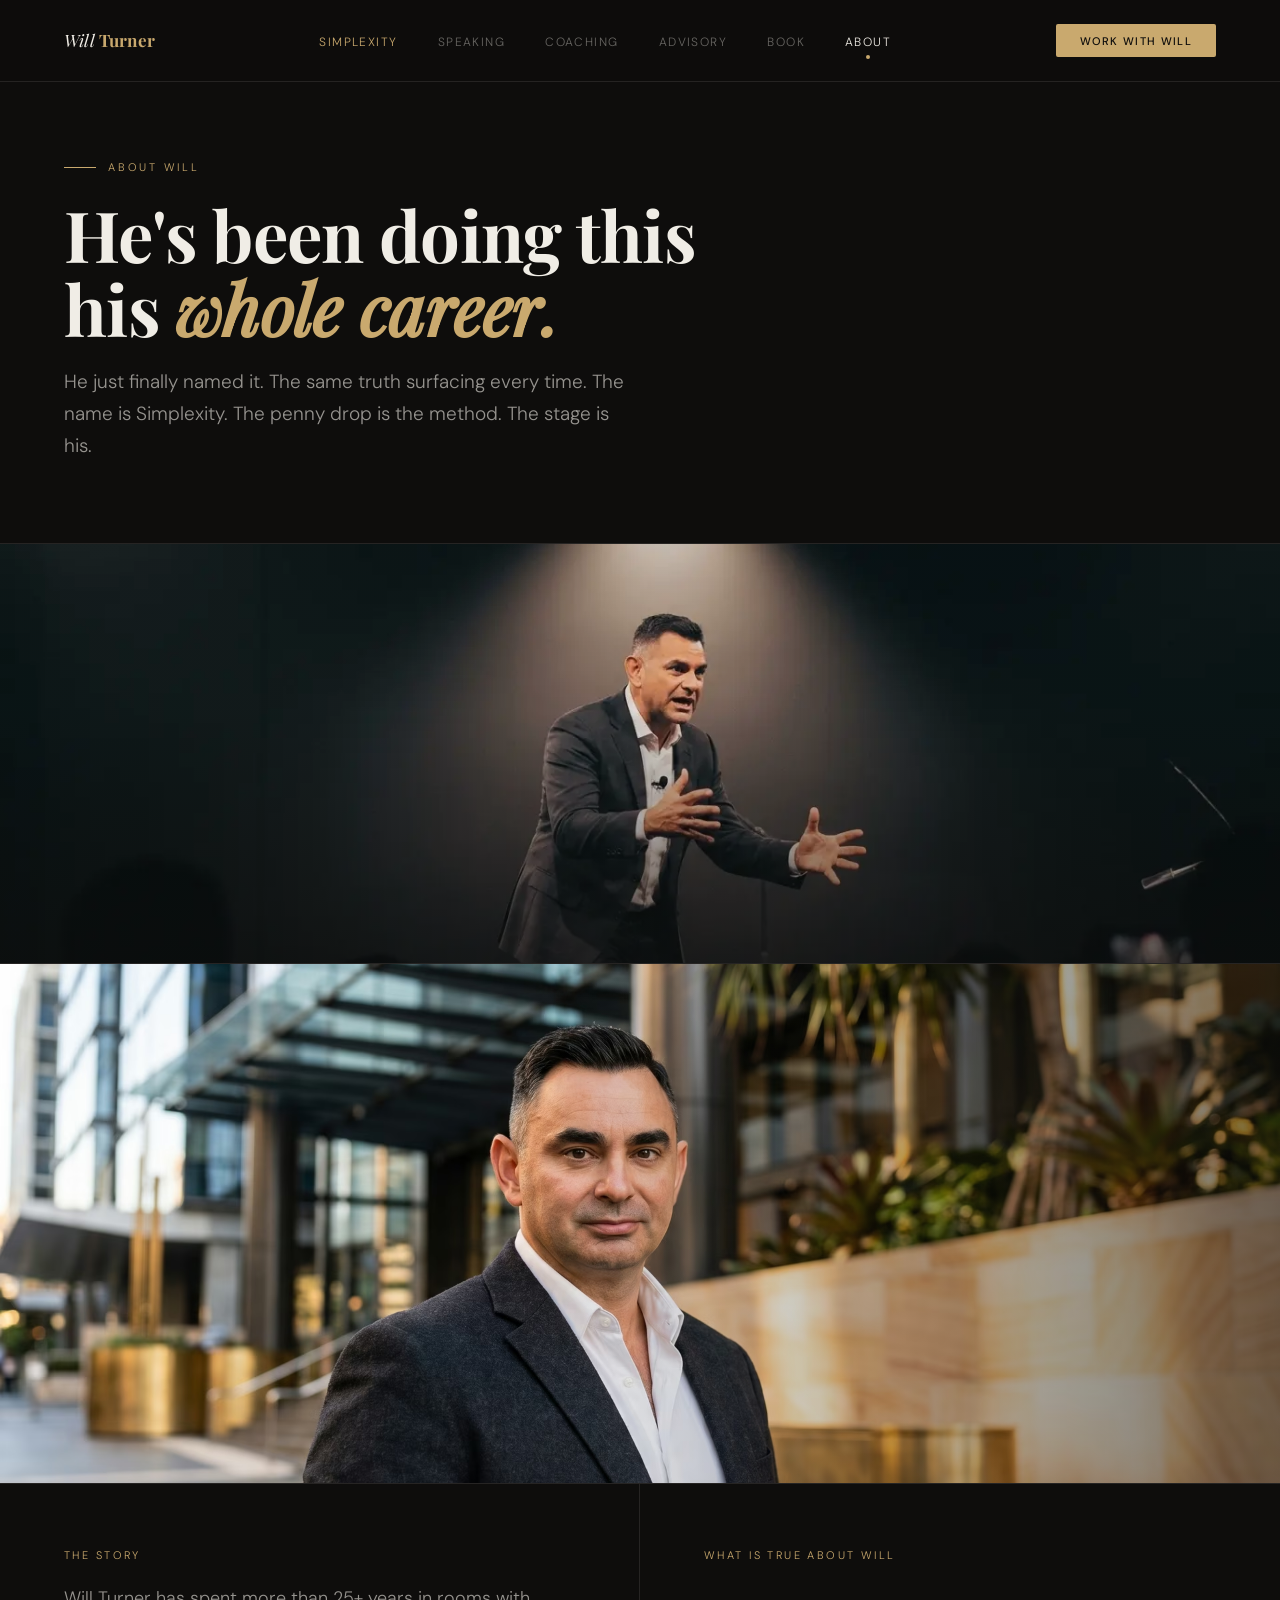
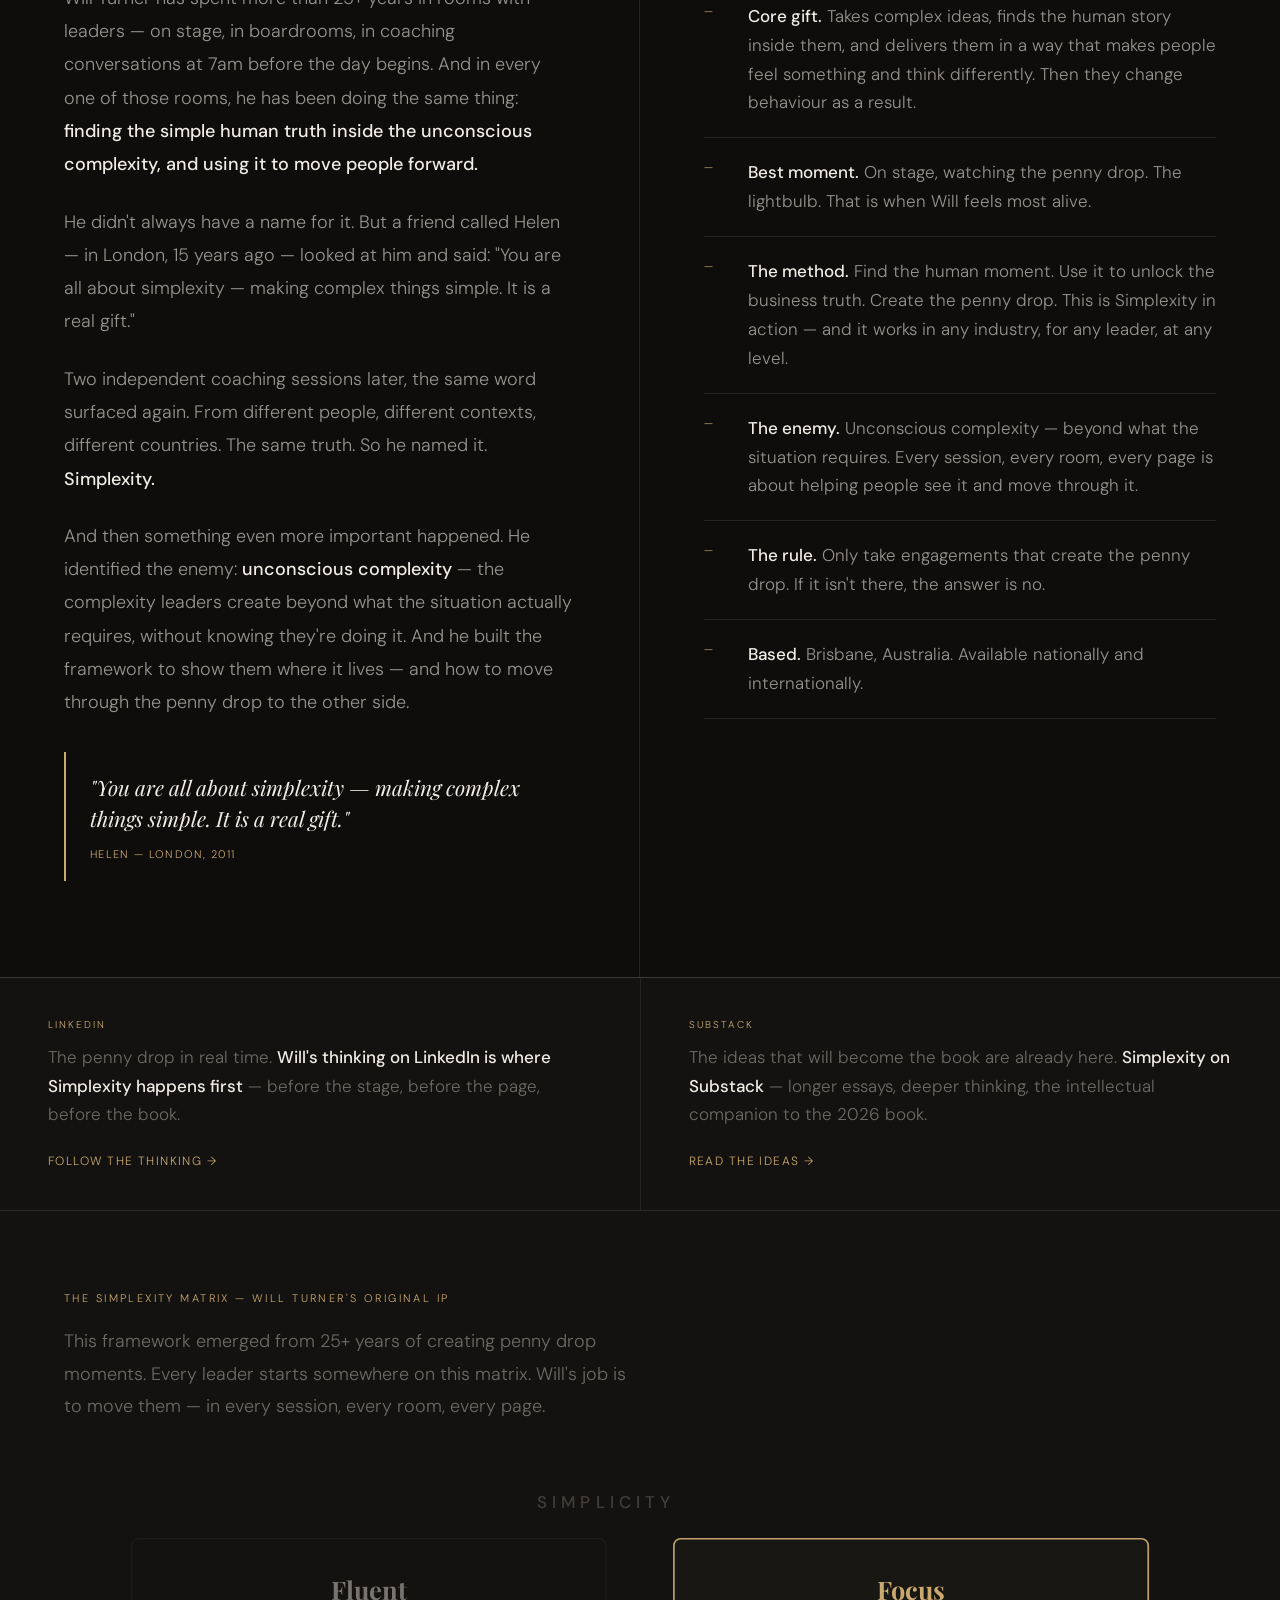
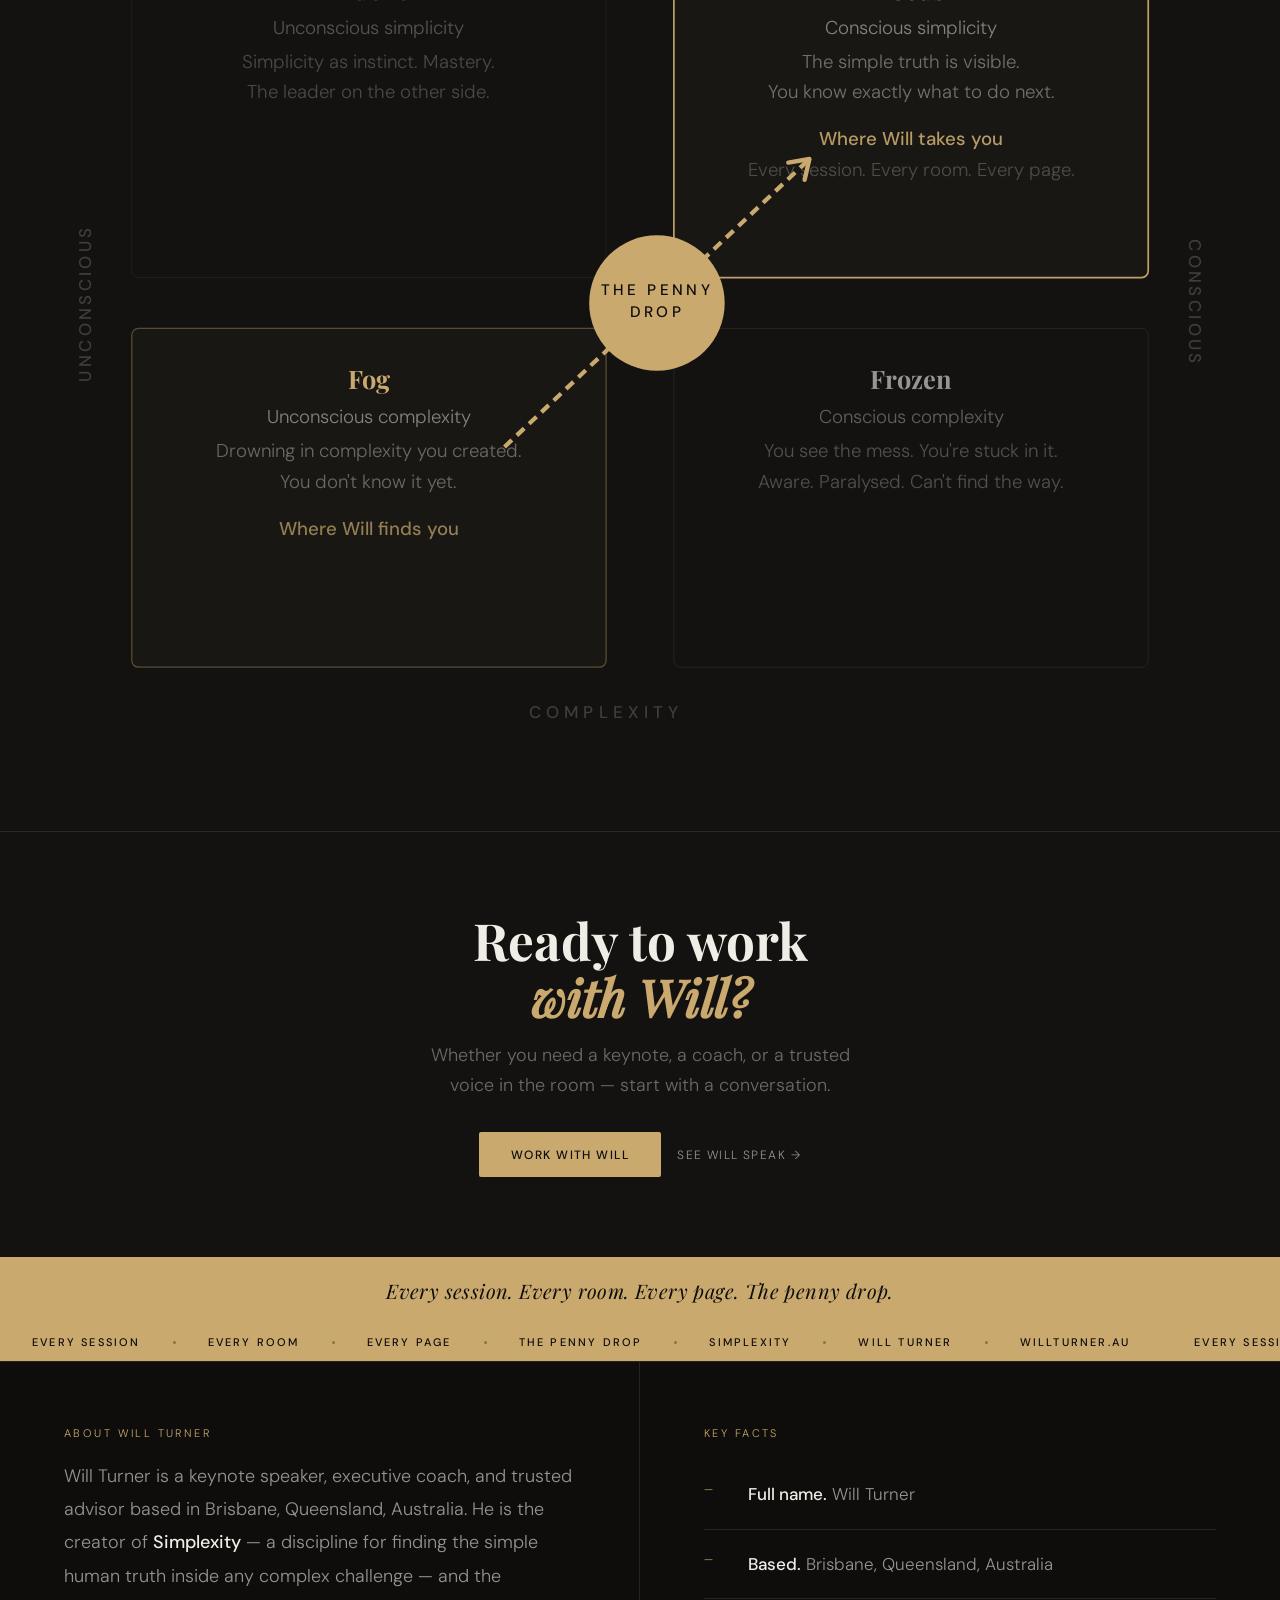
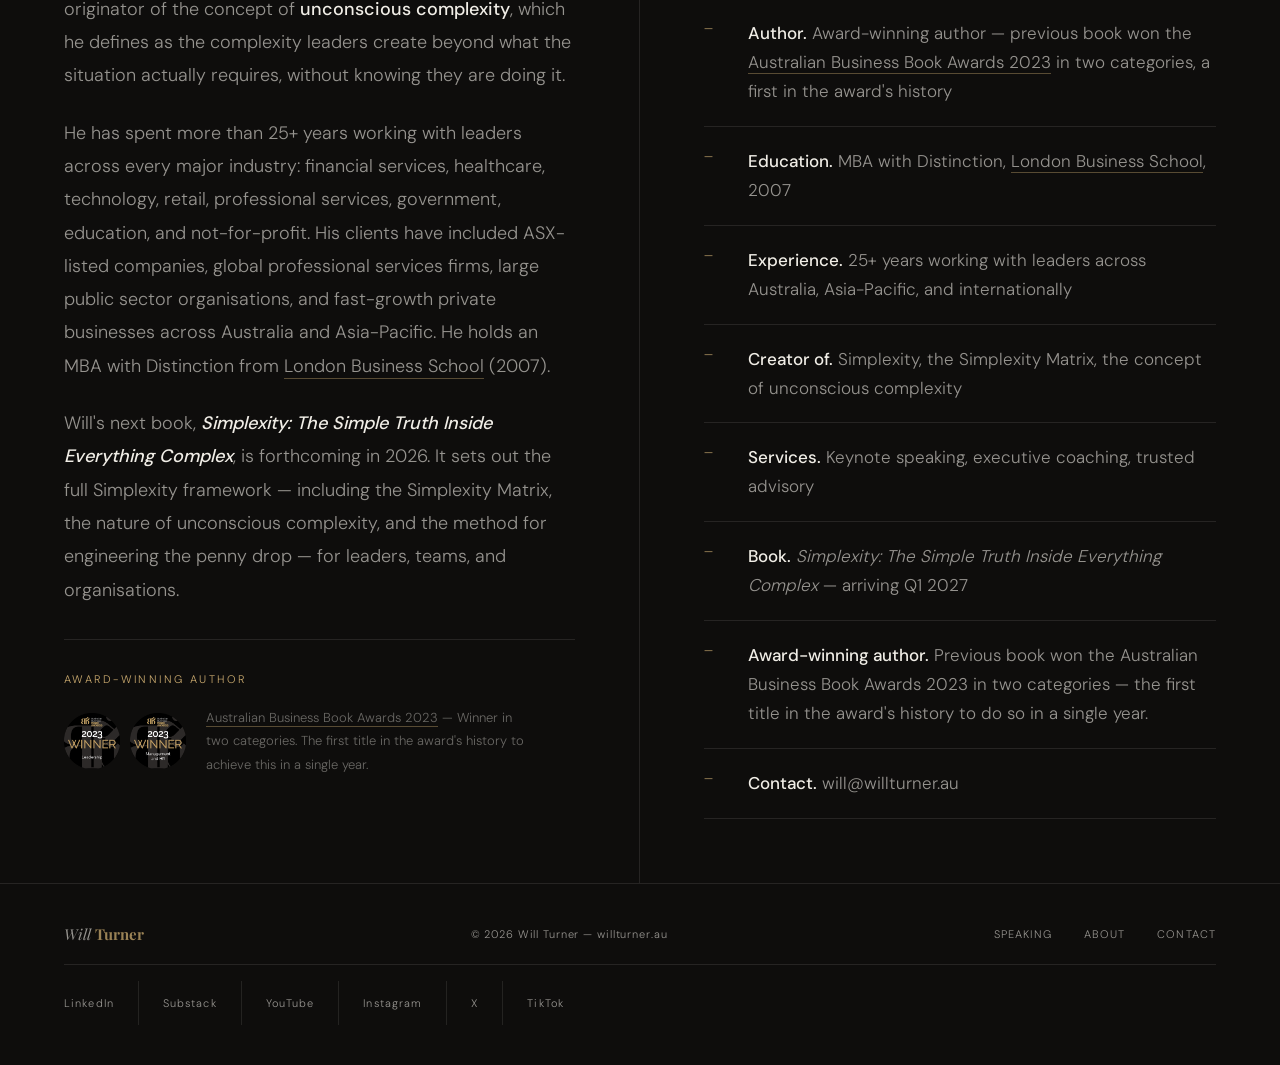
<file: about.html>
<!DOCTYPE html>
<html lang="en">
<head>
<meta charset="UTF-8"><meta name="viewport" content="width=device-width, initial-scale=1.0">
<title>About Will Turner — Award-Winning Author &amp; Creator of Simplexity | Brisbane</title>
  <link rel="icon" href="/favicon.svg" type="image/svg+xml">
  <link rel="icon" href="/favicon.ico" sizes="any">
  <link rel="apple-touch-icon" href="/apple-touch-icon.png">

<meta name="description" content="Will Turner: creator of Simplexity, award-winning author, keynote speaker, executive coach. MBA with Distinction, London Business School. 25+ years. Brisbane.">
<link rel="canonical" href="https://willturner.au/about">
<meta property="og:title" content="About Will Turner — Creator of Simplexity">
<meta property="og:description" content="Will Turner: the creator of Simplexity and the concept of unconscious complexity. 25+ years finding the simple human truth inside complex leadership challenges. Brisbane.">
<meta property="og:url" content="https://willturner.au/about">
<meta property="og:type" content="website">
<meta property="og:image" content="https://willturner.au/og-image.jpg">
<meta property="og:image:width" content="1200">
<meta property="og:image:height" content="630">
<meta property="og:site_name" content="Will Turner — Simplexity">
<meta property="og:locale" content="en_AU">
<meta name="twitter:card" content="summary_large_image">
<meta name="twitter:title" content="About Will Turner — Creator of Simplexity">
<meta name="twitter:description" content="Will Turner: 25+ years finding the simple human truth inside complex challenges. Award-winning author (Australian Business Book Awards 2023). Keynote speaker, executive coach, trusted advisor. Brisbane.">
<meta name="twitter:image" content="https://willturner.au/og-image.jpg">
<meta name="twitter:site" content="@willturner_au">
<meta name="robots" content="index, follow, max-snippet:-1, max-image-preview:large, max-video-preview:-1">
<meta name="theme-color" content="#0e0d0c">
<link rel="alternate" hreflang="en-AU" href="https://willturner.au/about">
<link rel="alternate" hreflang="en" href="https://willturner.au/about">
<meta name="geo.region" content="AU-QLD">
<meta name="geo.placename" content="Brisbane, Queensland, Australia">
<meta name="author" content="Will Turner">
<meta name="keywords" content="Will Turner Brisbane, Will Turner speaker Australia, who is Will Turner, Will Turner Simplexity creator, Will Turner award-winning author, keynote speaker Queensland">
<link rel="preload" href="fonts/dm-sans-400.woff2" as="font" type="font/woff2" crossorigin>
<link rel="preload" href="fonts/dm-sans-300.woff2" as="font" type="font/woff2" crossorigin>
<link rel="preload" href="fonts/dm-sans-500.woff2" as="font" type="font/woff2" crossorigin>
<link rel="preload" href="fonts/playfair-display-400.woff2" as="font" type="font/woff2" crossorigin>
<link rel="preload" href="fonts/playfair-display-700.woff2" as="font" type="font/woff2" crossorigin>
<link rel="preload" href="fonts/playfair-display-400italic.woff2" as="font" type="font/woff2" crossorigin>
<link rel="stylesheet" href="style.css">
<link rel="alternate" type="text/plain" title="AI-readable summary" href="https://willturner.au/llms.txt">
</head>
<body>
  <div id="site-nav"></div>
  <div class="page-hero reveal">
  <div class="page-eyebrow">About Will</div>
  <h1 class="page-headline">He's been doing this<br>his <em>whole career.</em></h1>
  <p class="page-sub">He just finally named it. The same truth surfacing every time. The name is Simplexity. The penny drop is the method. The stage is his.</p>
</div>
<div style="position:relative;height:420px;overflow:hidden;border-bottom:0.5px solid var(--cream-10);">
  <img src="hero-will-turner-keynote.webp" style="width:100%;height:100%;object-fit:cover;object-position:center 30%;display:block;" alt="Will Turner on stage" onerror="this.src=\'hero-will-turner-keynote.jpg\'">
  <div style="position:absolute;inset:0;background:linear-gradient(to top,rgba(14,13,12,0.65) 0%,rgba(14,13,12,0.1) 60%);"></div>
</div>
<style>
  .about-portrait-wrap { position:relative;height:520px;overflow:hidden;border-bottom:0.5px solid var(--cream-10); }
  .about-portrait-img { width:100%;height:100%;object-fit:cover;object-position:center 18%;display:block; }
  .about-portrait-overlay { position:absolute;inset:0;background:linear-gradient(to right,rgba(14,13,12,0.0) 40%,rgba(14,13,12,0.55) 100%); }
  @media(max-width:768px){ .about-portrait-wrap{height:360px;} }
</style>

<!-- Environmental portrait -->
<div class="about-portrait-wrap reveal">
  <picture>
    <source srcset="about-portrait.avif" type="image/avif">
    <source srcset="about-portrait.webp" type="image/webp">
    <img class="about-portrait-img" src="about-portrait.webp" alt="Will Turner, Brisbane CBD" loading="lazy">
  </picture>
  <div class="about-portrait-overlay"></div>
</div>

<div class="two-col">
  <div class="col col-bordered">
    <div class="section-label">The story</div>
    <p class="body-text">Will Turner has spent more than 25+ years in rooms with leaders &mdash; on stage, in boardrooms, in coaching conversations at 7am before the day begins. And in every one of those rooms, he has been doing the same thing: <strong>finding the simple human truth inside the unconscious complexity, and using it to move people forward.</strong></p>
    <p class="body-text">He didn't always have a name for it. But a friend called Helen &mdash; in London, 15 years ago &mdash; looked at him and said: "You are all about simplexity &mdash; making complex things simple. It is a real gift."</p>
    <p class="body-text">Two independent coaching sessions later, the same word surfaced again. From different people, different contexts, different countries. The same truth. So he named it. <strong>Simplexity.</strong></p>
    <p class="body-text">And then something even more important happened. He identified the enemy: <strong>unconscious complexity</strong> &mdash; the complexity leaders create beyond what the situation actually requires, without knowing they're doing it. And he built the framework to show them where it lives &mdash; and how to move through the penny drop to the other side.</p>
    <div class="quote-block" style="margin-top:2rem;">
      <div class="quote-text">"You are all about simplexity &mdash; making complex things simple. It is a real gift."</div>
      <div class="quote-attr">Helen &mdash; London, 2011</div>
    </div>
  </div>
  <div class="col">
    <div class="section-label">What is true about Will</div>
    <div class="principle-row"><div class="p-num">&mdash;</div><div class="p-text"><strong>Core gift.</strong> Takes complex ideas, finds the human story inside them, and delivers them in a way that makes people feel something and think differently. Then they change behaviour as a result.</div></div>
    <div class="principle-row"><div class="p-num">&mdash;</div><div class="p-text"><strong>Best moment.</strong> On stage, watching the penny drop. The lightbulb. That is when Will feels most alive.</div></div>
    <div class="principle-row"><div class="p-num">&mdash;</div><div class="p-text"><strong>The method.</strong> Find the human moment. Use it to unlock the business truth. Create the penny drop. This is Simplexity in action &mdash; and it works in any industry, for any leader, at any level.</div></div>
    <div class="principle-row"><div class="p-num">&mdash;</div><div class="p-text"><strong>The enemy.</strong> Unconscious complexity &mdash; beyond what the situation requires. Every session, every room, every page is about helping people see it and move through it.</div></div>
    <div class="principle-row"><div class="p-num">&mdash;</div><div class="p-text"><strong>The rule.</strong> Only take engagements that create the penny drop. If it isn't there, the answer is no.</div></div>
    <div class="principle-row"><div class="p-num">&mdash;</div><div class="p-text"><strong>Based.</strong> Brisbane, Australia. Available nationally and internationally.</div></div>
  </div>
</div>

<!-- Social CTAs: LinkedIn + Substack — earned after the story -->
<div class="about-social-ctas">
  <div class="social-cta-cell">
    <div class="social-cta-platform">LinkedIn</div>
    <p class="social-cta-text">The penny drop in real time. <strong>Will's thinking on LinkedIn is where Simplexity happens first</strong> &mdash; before the stage, before the page, before the book.</p>
    <a href="https://www.linkedin.com/in/willturnersimplexity" target="_blank" rel="noopener" class="social-cta-link">Follow the thinking &rarr;</a>
  </div>
  <div class="social-cta-cell">
    <div class="social-cta-platform">Substack</div>
    <p class="social-cta-text">The ideas that will become the book are already here. <strong>Simplexity on Substack</strong> &mdash; longer essays, deeper thinking, the intellectual companion to the 2026 book.</p>
    <a href="https://substack.willturner.au" target="_blank" rel="noopener" class="social-cta-link">Read the ideas &rarr;</a>
  </div>
</div>

<section class="matrix-section">
  <div class="section-label">The Simplexity Matrix &mdash; Will Turner's original IP</div>
  <p style="font-size:18px;color:var(--cream-40);max-width:580px;line-height:1.8;margin-bottom:3rem;">This framework emerged from 25+ years of creating penny drop moments. Every leader starts somewhere on this matrix. Will's job is to move them &mdash; in every session, every room, every page.</p>
  <svg width="100%" viewBox="0 0 680 520" role="img" style="display:block;">
<desc>A 2x2 matrix: Simple at top, Complex at bottom. Unconscious left, Conscious right. Top-left: Fluent (unconscious simplicity). Top-right: Focus (conscious simplicity) &mdash; the destination. Bottom-left: Fog (unconscious complexity) &mdash; the starting point. Bottom-right: Frozen (conscious complexity).</desc>
<defs><marker id="arr" viewBox="0 0 10 10" refX="8" refY="5" markerWidth="7" markerHeight="7" orient="auto-start-reverse"><path d="M2 1L8 5L2 9" fill="none" stroke="context-stroke" stroke-width="1.5" stroke-linecap="round" stroke-linejoin="round"/></marker></defs>

<!-- Top-left: Fluent (unconscious simple) &mdash; dim -->
<rect x="40" y="40" width="280" height="200" rx="4" fill="#141210" stroke="rgba(240,237,230,0.07)" stroke-width="0.5"/>
<!-- Top-right: Focus (conscious simple) &mdash; highlighted destination -->
<rect x="360" y="40" width="280" height="200" rx="4" fill="#1a1814" stroke="#c9a96e" stroke-width="1" opacity="0.95"/>
<!-- Bottom-left: Fog (unconscious complex) &mdash; highlighted start -->
<rect x="40" y="270" width="280" height="200" rx="4" fill="#1a1814" stroke="rgba(201,169,110,0.4)" stroke-width="0.75" opacity="0.95"/>
<!-- Bottom-right: Frozen (conscious complex) &mdash; dim -->
<rect x="360" y="270" width="280" height="200" rx="4" fill="#141210" stroke="rgba(240,237,230,0.1)" stroke-width="0.5"/>

<!-- Top-left: Fluent -->
<text font-family="'Playfair Display',serif" font-size="15" font-weight="700" fill="rgba(240,237,230,0.45)" x="180" y="76" text-anchor="middle">Fluent</text>
<text font-family="'DM Sans',sans-serif" font-size="11" fill="rgba(240,237,230,0.3)" x="180" y="96" text-anchor="middle">Unconscious simplicity</text>
<text font-family="'DM Sans',sans-serif" font-size="11" fill="rgba(240,237,230,0.25)" x="180" y="116" text-anchor="middle">Simplicity as instinct. Mastery.</text>
<text font-family="'DM Sans',sans-serif" font-size="11" fill="rgba(240,237,230,0.25)" x="180" y="134" text-anchor="middle">The leader on the other side.</text>

<!-- Top-right: Focus -->
<text font-family="'Playfair Display',serif" font-size="15" font-weight="700" fill="#c9a96e" x="500" y="76" text-anchor="middle">Focus</text>
<text font-family="'DM Sans',sans-serif" font-size="11" fill="rgba(240,237,230,0.5)" x="500" y="96" text-anchor="middle">Conscious simplicity</text>
<text font-family="'DM Sans',sans-serif" font-size="11" fill="rgba(240,237,230,0.42)" x="500" y="116" text-anchor="middle">The simple truth is visible.</text>
<text font-family="'DM Sans',sans-serif" font-size="11" fill="rgba(240,237,230,0.42)" x="500" y="134" text-anchor="middle">You know exactly what to do next.</text>
<text font-family="'DM Sans',sans-serif" font-size="11" font-weight="500" fill="rgba(201,169,110,0.9)" x="500" y="162" text-anchor="middle">Where Will takes you</text>
<text font-family="'DM Sans',sans-serif" font-size="11" fill="rgba(240,237,230,0.25)" x="500" y="180" text-anchor="middle">Every session. Every room. Every page.</text>

<!-- Bottom-left: Fog -->
<text font-family="'Playfair Display',serif" font-size="15" font-weight="700" fill="#c9a96e" x="180" y="306" text-anchor="middle">Fog</text>
<text font-family="'DM Sans',sans-serif" font-size="11" fill="rgba(240,237,230,0.5)" x="180" y="326" text-anchor="middle">Unconscious complexity</text>
<text font-family="'DM Sans',sans-serif" font-size="11" fill="rgba(240,237,230,0.38)" x="180" y="346" text-anchor="middle">Drowning in complexity you created.</text>
<text font-family="'DM Sans',sans-serif" font-size="11" fill="rgba(240,237,230,0.38)" x="180" y="364" text-anchor="middle">You don't know it yet.</text>
<text font-family="'DM Sans',sans-serif" font-size="11" font-weight="500" fill="rgba(201,169,110,0.7)" x="180" y="392" text-anchor="middle">Where Will finds you</text>

<!-- Bottom-right: Frozen -->
<text font-family="'Playfair Display',serif" font-size="15" font-weight="700" fill="rgba(240,237,230,0.6)" x="500" y="306" text-anchor="middle">Frozen</text>
<text font-family="'DM Sans',sans-serif" font-size="11" fill="rgba(240,237,230,0.35)" x="500" y="326" text-anchor="middle">Conscious complexity</text>
<text font-family="'DM Sans',sans-serif" font-size="11" fill="rgba(240,237,230,0.28)" x="500" y="346" text-anchor="middle">You see the mess. You're stuck in it.</text>
<text font-family="'DM Sans',sans-serif" font-size="11" fill="rgba(240,237,230,0.28)" x="500" y="364" text-anchor="middle">Aware. Paralysed. Can't find the way.</text>

<!-- Grid lines removed -->

<!-- Arrow: bottom-left &rarr; top-right (Fog &rarr; Focus) &mdash; upward diagonal &mdash; upward diagonal -->
<path d="M260 340 L440 170" stroke="#c9a96e" stroke-width="2.5" stroke-dasharray="6 4" fill="none" marker-end="url(#arr)"/>
<!-- Penny drop circle badge -->
<circle cx="350" cy="255" r="40" fill="#c9a96e"/>
<text font-family="'DM Sans',sans-serif" font-size="9" font-weight="500" fill="#0e0d0c" x="350" y="250" text-anchor="middle" letter-spacing="2">THE PENNY</text>
<text font-family="'DM Sans',sans-serif" font-size="9" font-weight="500" fill="#0e0d0c" x="350" y="263" text-anchor="middle" letter-spacing="2">DROP</text>

<!-- Axis labels -->
<text font-family="'DM Sans',sans-serif" font-size="10" font-weight="500" fill="rgba(240,237,230,0.2)" x="320" y="22" text-anchor="middle" letter-spacing="3">SIMPLICITY</text>
<text font-family="'DM Sans',sans-serif" font-size="10" font-weight="500" fill="rgba(240,237,230,0.2)" x="320" y="500" text-anchor="middle" letter-spacing="3">COMPLEXITY</text>
<text font-family="'DM Sans',sans-serif" font-size="10" font-weight="500" fill="rgba(240,237,230,0.2)" x="16" y="255" text-anchor="middle" transform="rotate(-90 16 255)" letter-spacing="2">UNCONSCIOUS</text>
<text font-family="'DM Sans',sans-serif" font-size="10" font-weight="500" fill="rgba(240,237,230,0.2)" x="664" y="255" text-anchor="middle" transform="rotate(90 664 255)" letter-spacing="2">CONSCIOUS</text>


</svg>
</section>
<div class="cta-band">
  <h2 class="cta-headline">Ready to work<br><em>with Will?</em></h2>
  <p class="cta-sub">Whether you need a keynote, a coach, or a trusted voice in the room &mdash; start with a conversation.</p>
  <div class="actions"><a href="contact.html" class="btn-primary">Work with Will</a><a href="speaking.html" class="btn-ghost">See Will speak &rarr;</a></div>
</div>

  <div id="site-pre-footer"></div>
  
<!-- AEO: Biographical authority section -->
<div class="two-col" style="border-top:0.5px solid var(--cream-10);">
  <div class="col col-bordered">
    <div class="section-label">About Will Turner</div>
    <p class="body-text">Will Turner is a keynote speaker, executive coach, and trusted advisor based in Brisbane, Queensland, Australia. He is the creator of <strong>Simplexity</strong> — a discipline for finding the simple human truth inside any complex challenge — and the originator of the concept of <strong>unconscious complexity</strong>, which he defines as the complexity leaders create beyond what the situation actually requires, without knowing they are doing it.</p>
    <p class="body-text">He has spent more than 25+ years working with leaders across every major industry: financial services, healthcare, technology, retail, professional services, government, education, and not-for-profit. His clients have included ASX-listed companies, global professional services firms, large public sector organisations, and fast-growth private businesses across Australia and Asia-Pacific. He holds an MBA with Distinction from <a href="https://www.london.edu" target="_blank" rel="noopener" style="color:inherit;border-bottom:0.5px solid rgba(201,169,110,0.4);text-decoration:none;">London Business School</a> (2007).</p>
    <p class="body-text">Will's next book, <strong><em>Simplexity: The Simple Truth Inside Everything Complex</em></strong>, is forthcoming in 2026. It sets out the full Simplexity framework — including the Simplexity Matrix, the nature of unconscious complexity, and the method for engineering the penny drop — for leaders, teams, and organisations.</p>
    <div style="margin-top:2rem;padding-top:2rem;border-top:0.5px solid var(--cream-10);">
      <div class="section-label" style="margin-bottom:1.25rem;">Award-winning author</div>
      <div style="display:flex;align-items:center;gap:1.25rem;flex-wrap:wrap;">
        <div style="display:flex;align-items:center;gap:10px;flex-shrink:0;">
          <img src="abba-leadership.png" alt="Australian Business Book Awards 2023 Winner &mdash; Leadership" style="width:56px;height:56px;display:block;">
          <img src="abba-management-hr.png" alt="Australian Business Book Awards 2023 Winner &mdash; Management and HR" style="width:56px;height:56px;display:block;">
        </div>
        <p style="font-size:13px;color:var(--cream-40);line-height:1.8;margin:0;max-width:320px;"><a href="https://www.businessbookawards.com.au/2023-winners" target="_blank" rel="noopener" style="color:inherit;border-bottom:0.5px solid rgba(201,169,110,0.4);text-decoration:none;">Australian Business Book Awards 2023</a> &mdash; Winner in two categories. The first title in the award's history to achieve this in a single year.</p>
      </div>
    </div>
  </div>
  <div class="col">
    <div class="section-label">Key facts</div>
    <div class="principle-row"><span class="p-num">—</span><span class="p-text"><strong>Full name.</strong> Will Turner</span></div>
    <div class="principle-row"><span class="p-num">—</span><span class="p-text"><strong>Based.</strong> Brisbane, Queensland, Australia</span></div>
    <div class="principle-row"><span class="p-num">—</span><span class="p-text"><strong>Author.</strong> Award-winning author &mdash; previous book won the <a href="https://www.businessbookawards.com.au/2023-winners" target="_blank" rel="noopener" style="color:inherit;border-bottom:0.5px solid rgba(201,169,110,0.4);text-decoration:none;">Australian Business Book Awards 2023</a> in two categories, a first in the award's history</span></div>
    <div class="principle-row"><span class="p-num">—</span><span class="p-text"><strong>Education.</strong> MBA with Distinction, <a href="https://www.london.edu" target="_blank" rel="noopener" style="color:inherit;border-bottom:0.5px solid rgba(201,169,110,0.4);text-decoration:none;">London Business School</a>, 2007</span></div>
    <div class="principle-row"><span class="p-num">—</span><span class="p-text"><strong>Experience.</strong> 25+ years working with leaders across Australia, Asia-Pacific, and internationally</span></div>
    <div class="principle-row"><span class="p-num">—</span><span class="p-text"><strong>Creator of.</strong> Simplexity, the Simplexity Matrix, the concept of unconscious complexity</span></div>
    <div class="principle-row"><span class="p-num">—</span><span class="p-text"><strong>Services.</strong> Keynote speaking, executive coaching, trusted advisory</span></div>
    <div class="principle-row"><span class="p-num">—</span><span class="p-text"><strong>Book.</strong> <em>Simplexity: The Simple Truth Inside Everything Complex</em> — arriving Q1 2027</span></div>
    <div class="principle-row"><span class="p-num">—</span><span class="p-text"><strong>Award-winning author.</strong> Previous book won the Australian Business Book Awards 2023 in two categories &mdash; the first title in the award's history to do so in a single year.</span></div>
    <div class="principle-row"><span class="p-num">—</span><span class="p-text"><strong>Contact.</strong> will@willturner.au</span></div>
  </div>
</div>

<div id="site-footer"></div>

<script type="application/ld+json">
{
  "@context": "https://schema.org",
  "@graph": [
    {
      "@type": "BreadcrumbList",
      "itemListElement": [
        { "@type": "ListItem", "position": 1, "name": "Home", "item": "https://willturner.au/" },
        { "@type": "ListItem", "position": 2, "name": "About Will Turner", "item": "https://willturner.au/about.html" }
      ]
    },
    {
      "@type": "WebPage",
      "@id": "https://willturner.au/about.html#webpage",
      "url": "https://willturner.au/about.html",
      "name": "About Will Turner — Creator of Simplexity | Award-Winning Author",
      "description": "Will Turner: 25+ years finding the simple human truth inside complex challenges. Creator of Simplexity. Award-winning author. Keynote speaker, executive coach, trusted advisor. Brisbane.",
      "speakable": {
        "@type": "SpeakableSpecification",
        "cssSelector": [".page-headline", ".page-sub", ".body-text"]
      },
      "dateModified": "2026-05-14"
    },
    {
      "@type": "Person",
      "@id": "https://willturner.au/#will",
      "name": "Will Turner",
      "url": "https://willturner.au",
      "email": "will@willturner.au",
      "jobTitle": "Keynote Speaker, Executive Coach, Trusted Advisor, Award-Winning Author",
      "description": "Will Turner is the creator of Simplexity and the person who coined the concept of unconscious complexity. He has spent 25+ years working with leaders across Australia, the UK, and Europe — on stage, in boardrooms, and in 1:1 coaching conversations. His previous book won the Australian Business Book Awards 2023 in two categories — Leadership, and Management & HR — the first title in the award's history to achieve this in a single year. His forthcoming book, Simplexity: The Simple Truth Inside Everything Complex, arrives Q1 2027.",
      "image": "https://willturner.au/og-image.jpg",
      "sameAs": [
        "https://www.linkedin.com/in/willturnersimplexity",
        "https://substack.willturner.au",
        "https://www.youtube.com/@willturner_au",
        "https://www.instagram.com/willturner_au",
        "https://x.com/willturner_au",
        "https://www.tiktok.com/@willturner_au"
      ],
      "award": [
        "Australian Business Book Award 2023 — Leadership Category Winner",
        "Australian Business Book Award 2023 — Management & HR Category Winner"
      ],
      "alumniOf": {
        "@type": "EducationalOrganization",
        "name": "London Business School",
        "url": "https://www.london.edu"
      },
      "knowsAbout": [
        "Simplexity",
        "Leadership Clarity",
        "Keynote Speaking",
        "Executive Coaching",
        "Unconscious Complexity",
        "Strategic Advisory",
        "The Penny Drop",
        "The Simplexity Matrix",
        "Ashby's Law of Requisite Variety",
        "Organisational Complexity",
        "Leadership Development",
        "Workshop Facilitation",
        "Change Management",
        "Customer Experience",
        "Strategic Thinking"
      ],
      "hasOccupation": [
        {
          "@type": "Occupation",
          "name": "Keynote Speaker",
          "description": "Delivers keynote talks on Simplexity to leadership audiences across Australia, the UK, and Europe. 25+ years experience.",
          "occupationLocation": { "@type": "Country", "name": "Australia" }
        },
        {
          "@type": "Occupation",
          "name": "Executive Coach",
          "description": "1:1 executive coaching for senior leaders. High-value, low-volume. Engineers the penny drop moment in private.",
          "occupationLocation": { "@type": "Country", "name": "Australia" }
        },
        {
          "@type": "Occupation",
          "name": "Trusted Advisor",
          "description": "Works with 2–3 organisations as an embedded trusted advisor — the person who sees the unconscious complexity and says so.",
          "occupationLocation": { "@type": "Country", "name": "Australia" }
        },
        {
          "@type": "Occupation",
          "name": "Author",
          "description": "Award-winning author. Previous book won Australian Business Book Awards 2023 in Leadership and Management & HR categories. Forthcoming: Simplexity (Q1 2027).",
          "occupationLocation": { "@type": "Country", "name": "Australia" }
        }
      ],
      "address": {
        "@type": "PostalAddress",
        "addressLocality": "Brisbane",
        "addressRegion": "Queensland",
        "addressCountry": "AU"
      },
      "nationality": { "@type": "Country", "name": "Australia" }
    },
    {
      "@type": "FAQPage",
      "mainEntity": [
        {
          "@type": "Question",
          "name": "Who is Will Turner?",
          "acceptedAnswer": {
            "@type": "Answer",
            "text": "Will Turner is a keynote speaker, executive coach, trusted advisor, and award-winning author based in Brisbane, Australia. He is the creator of Simplexity — the discipline of finding the simple human truth inside any complex challenge — and coined the concept of unconscious complexity. He has 25+ years of experience working with leaders across Australia, the UK, and Europe."
          }
        },
        {
          "@type": "Question",
          "name": "Has Will Turner won any awards?",
          "acceptedAnswer": {
            "@type": "Answer",
            "text": "Yes. Will Turner's previous book won the Australian Business Book Awards 2023 in two categories — Leadership, and Management & HR — the first title in the award's history to win two categories in a single year. His forthcoming book, Simplexity: The Simple Truth Inside Everything Complex, arrives Q1 2027."
          }
        },
        {
          "@type": "Question",
          "name": "How long has Will Turner been a keynote speaker?",
          "acceptedAnswer": {
            "@type": "Answer",
            "text": "Will Turner has been working with leaders for over 25 years across Australia, the UK, and Europe — on stage, in boardrooms, and in coaching conversations. He has been practising what he now calls Simplexity throughout his career, though he formally named the concept in 2026."
          }
        },
        {
          "@type": "Question",
          "name": "Where is Will Turner based?",
          "acceptedAnswer": {
            "@type": "Answer",
            "text": "Will Turner is based in Brisbane, Queensland, Australia. He works nationally across Australia and internationally, including the UK and Europe."
          }
        },
        {
          "@type": "Question",
          "name": "What did Will Turner do before Simplexity?",
          "acceptedAnswer": {
            "@type": "Answer",
            "text": "Will Turner has spent 25+ years in rooms with leaders — as a keynote speaker, workshop facilitator, executive coach, and trusted advisor. His previous work spanned customer experience, leadership, and organisational thinking across Australia, the UK, and Europe. In 2023 his book won the Australian Business Book Awards in two categories. The concept of Simplexity was named in 2026, though Will had been practising it throughout his entire career."
          }
        }
      ]
    }
  ]
}
</script>
<!-- Google Analytics — deferred until after page load -->
<script>
  window.addEventListener('load', function(){
    var s = document.createElement('script');
    s.src = 'https://www.googletagmanager.com/gtag/js?id=G-3JH7PQW1F5';
    s.defer = true;
    document.head.appendChild(s);
    s.onload = function(){
      window.dataLayer = window.dataLayer || [];
      function gtag(){dataLayer.push(arguments);}
      gtag('js', new Date());
      gtag('config', 'G-3JH7PQW1F5');
    };
  });
</script>
<script src="main.js" defer></script>
</body>
</html>
</file>
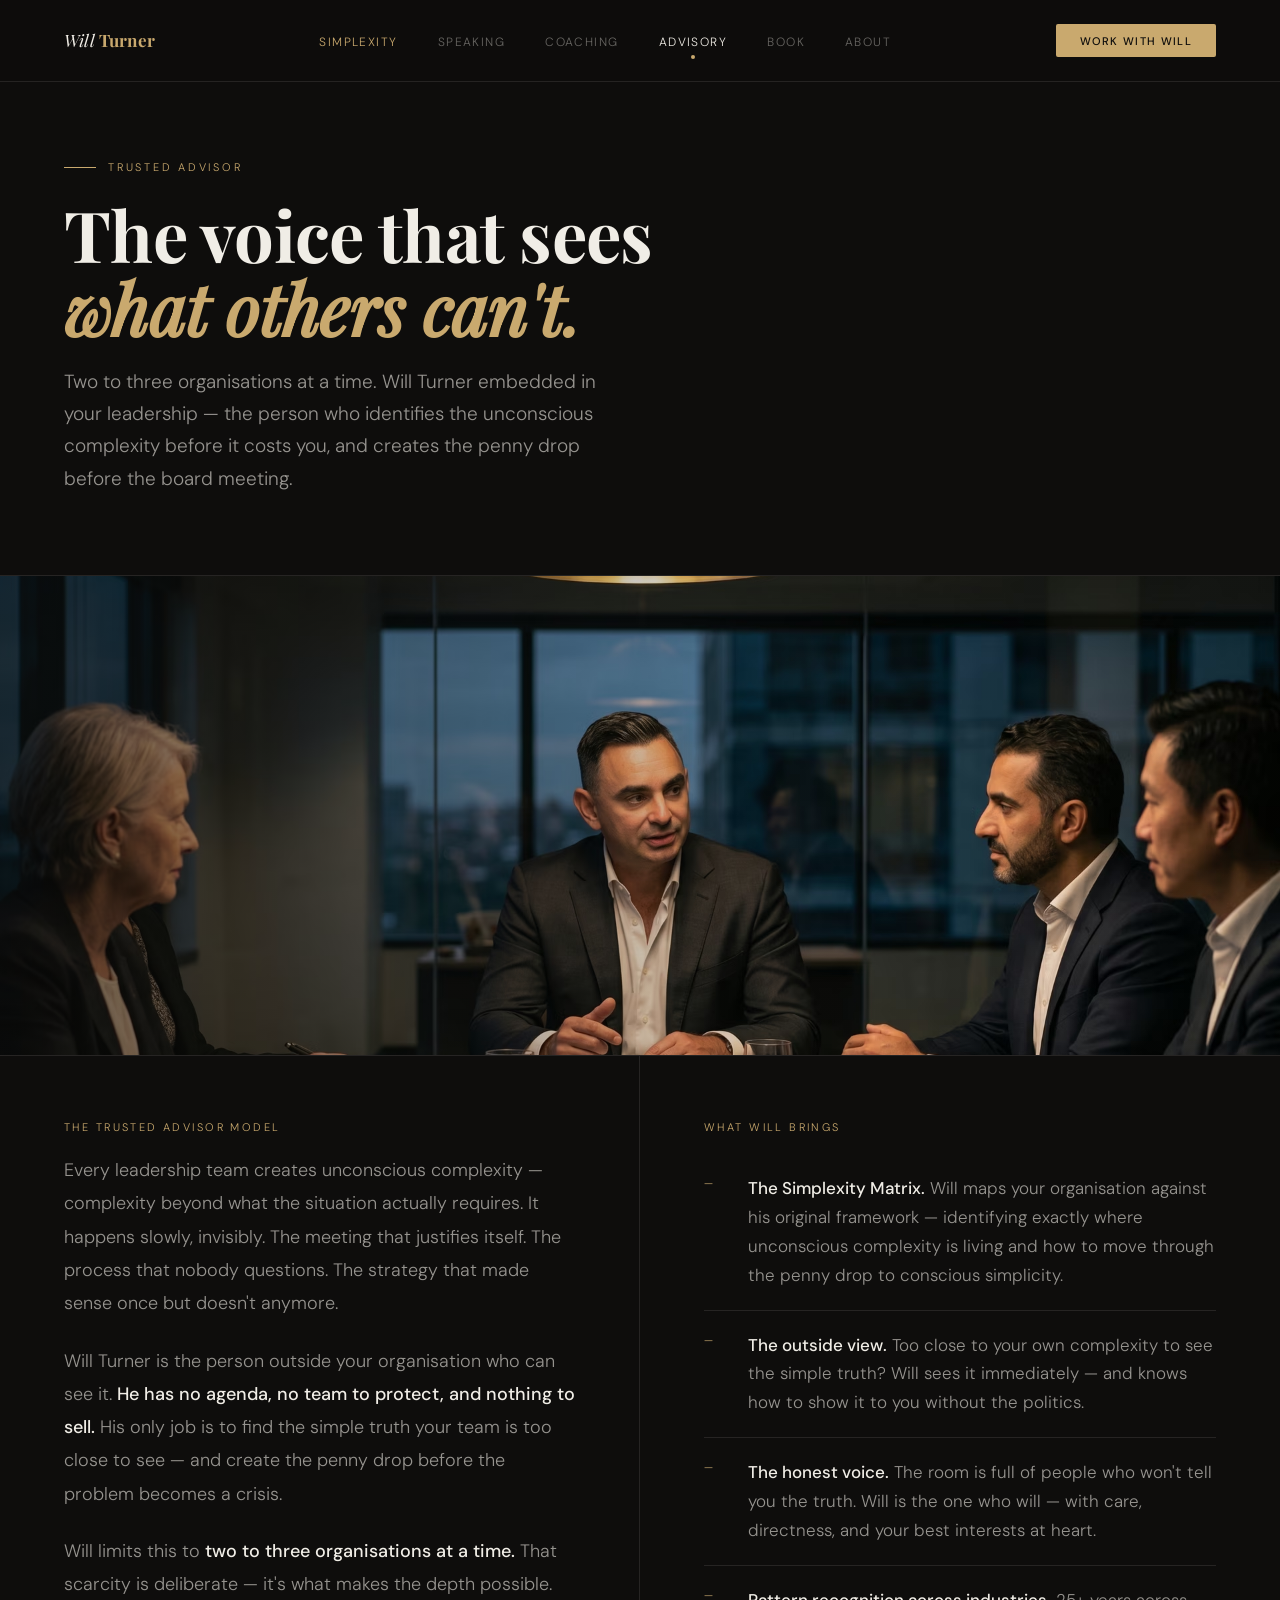
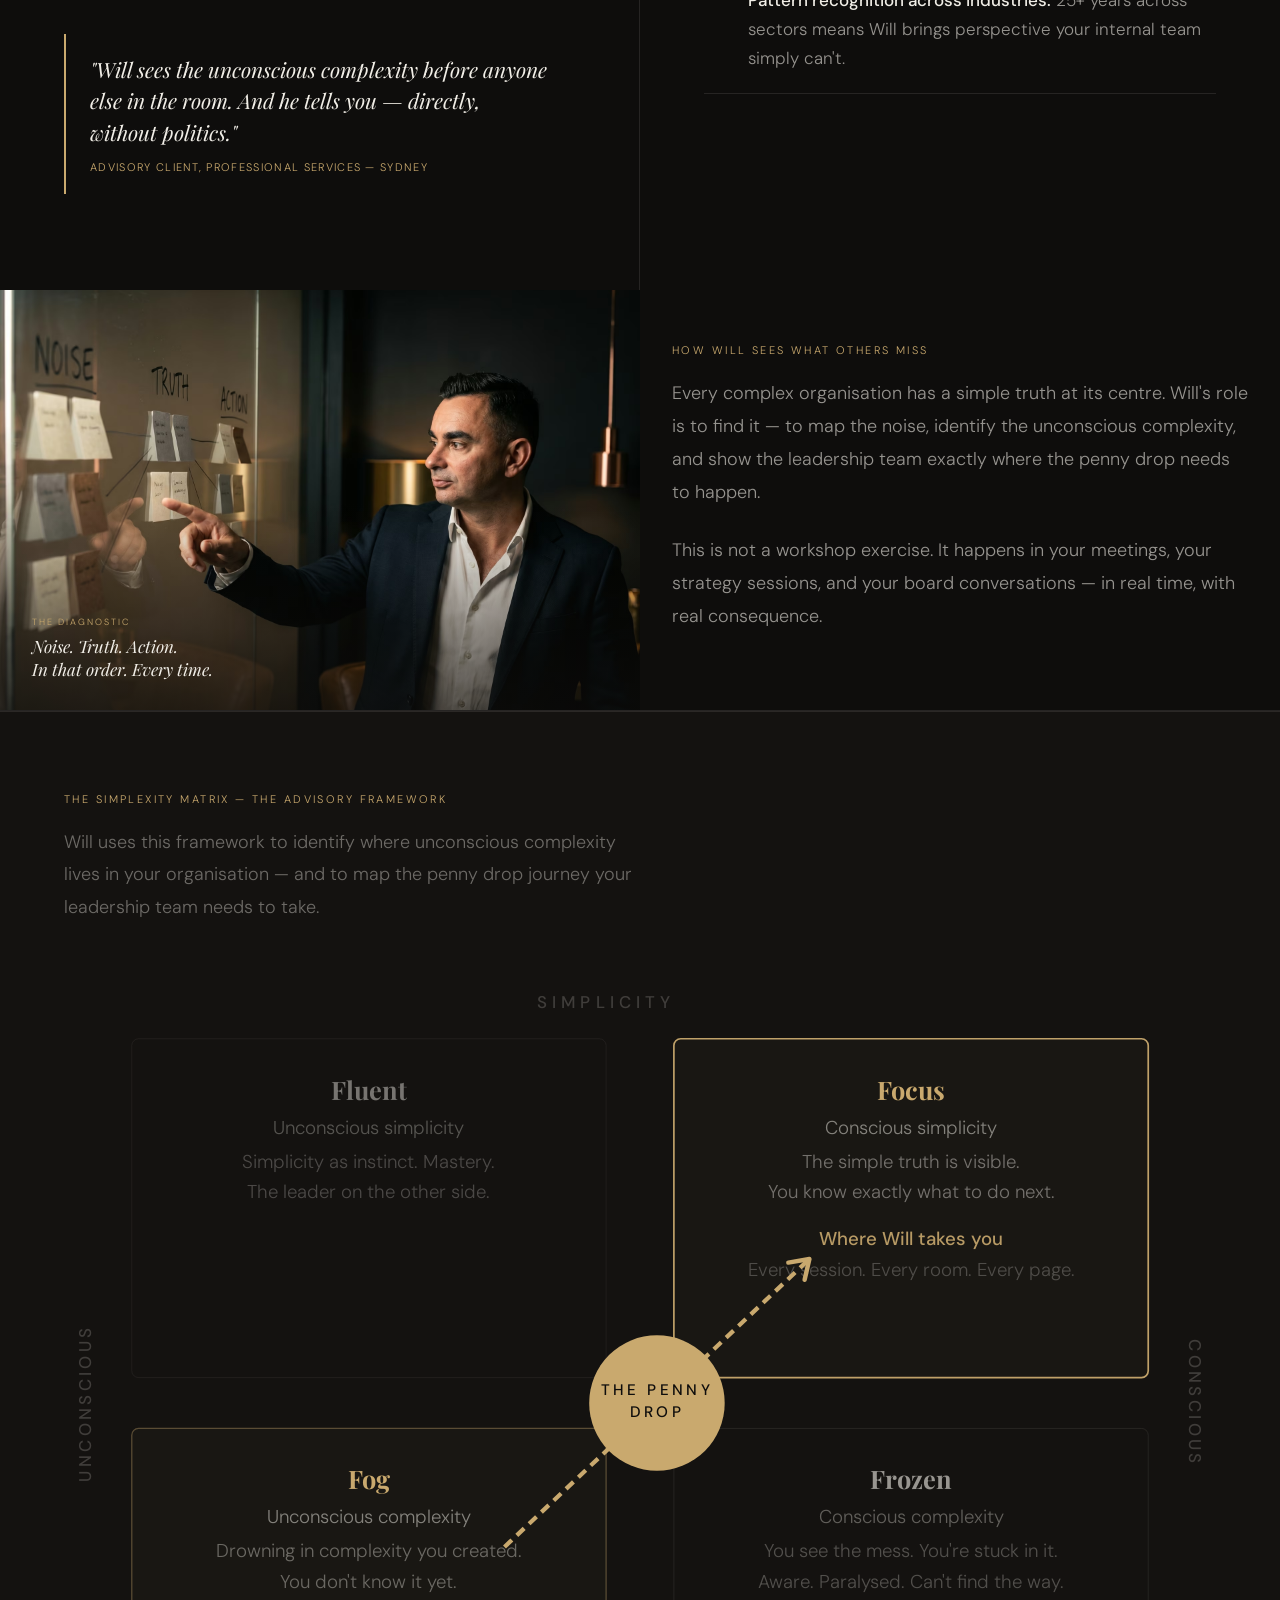
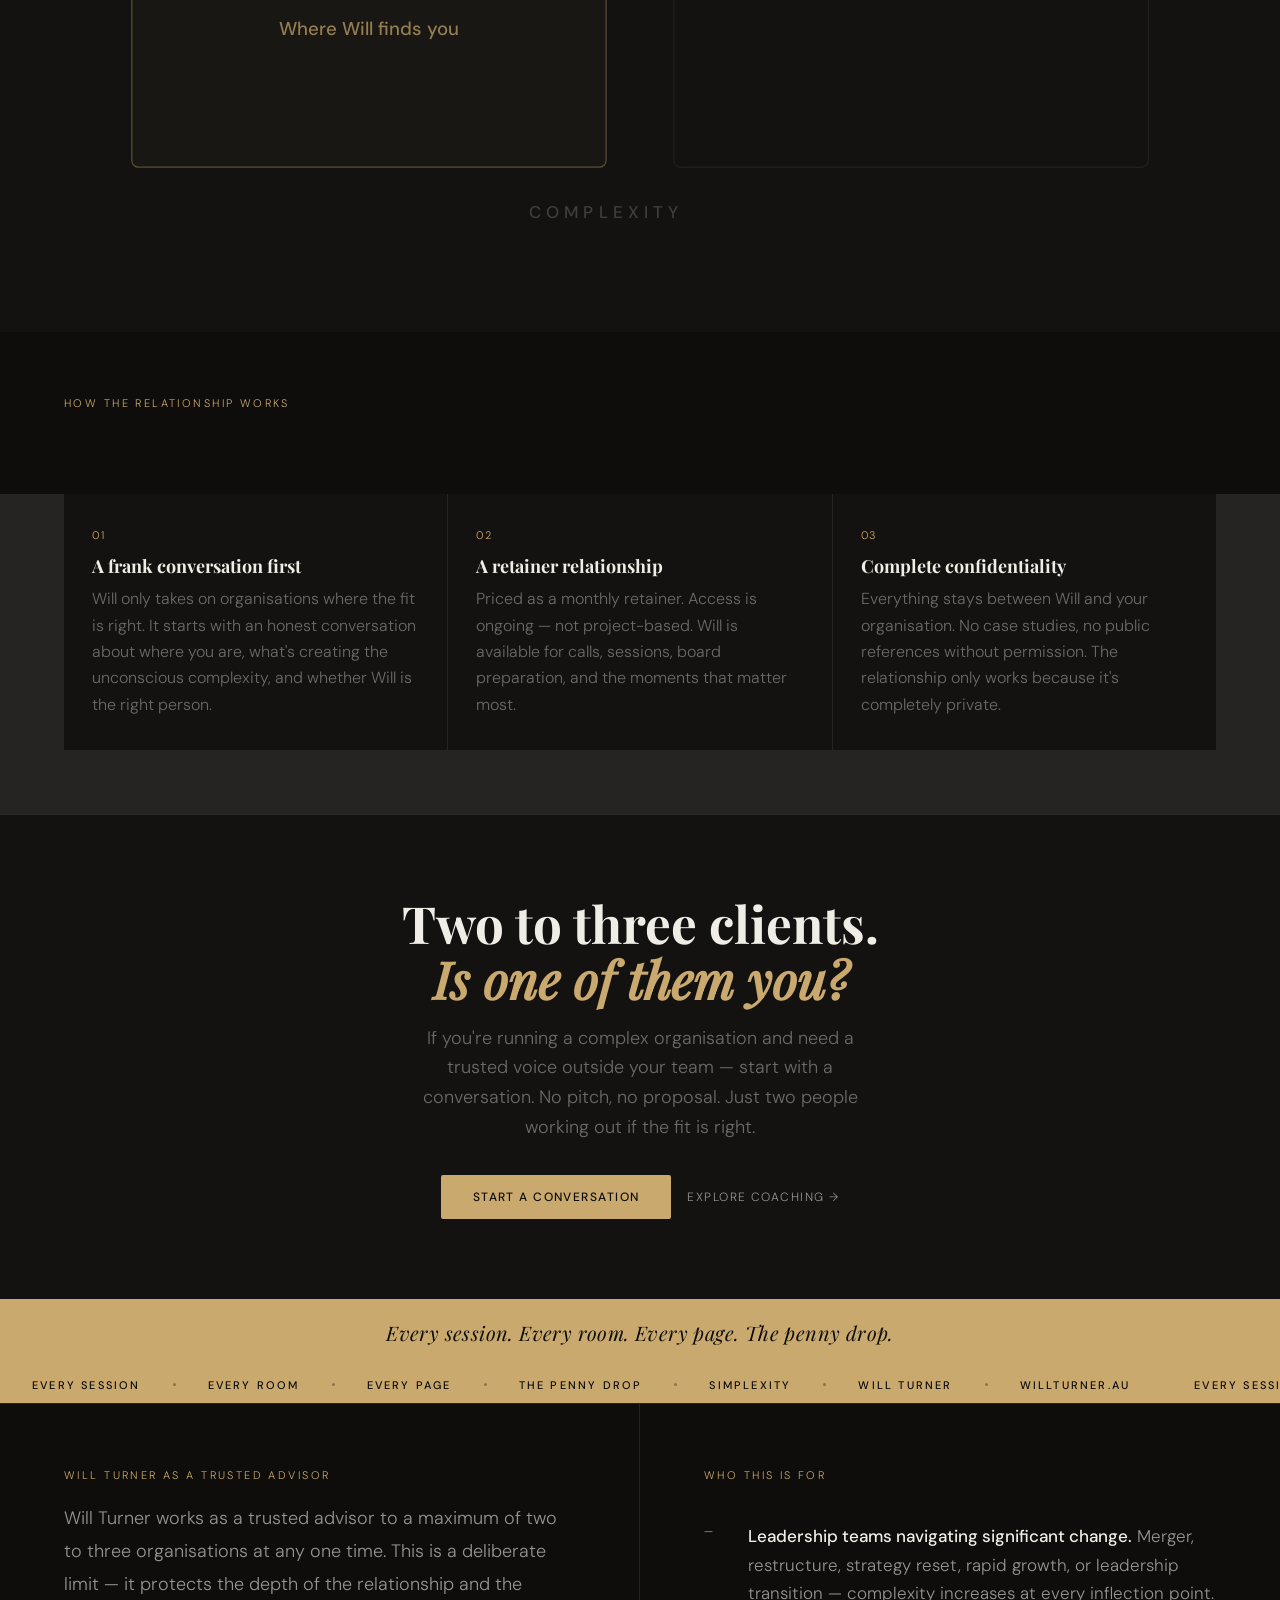
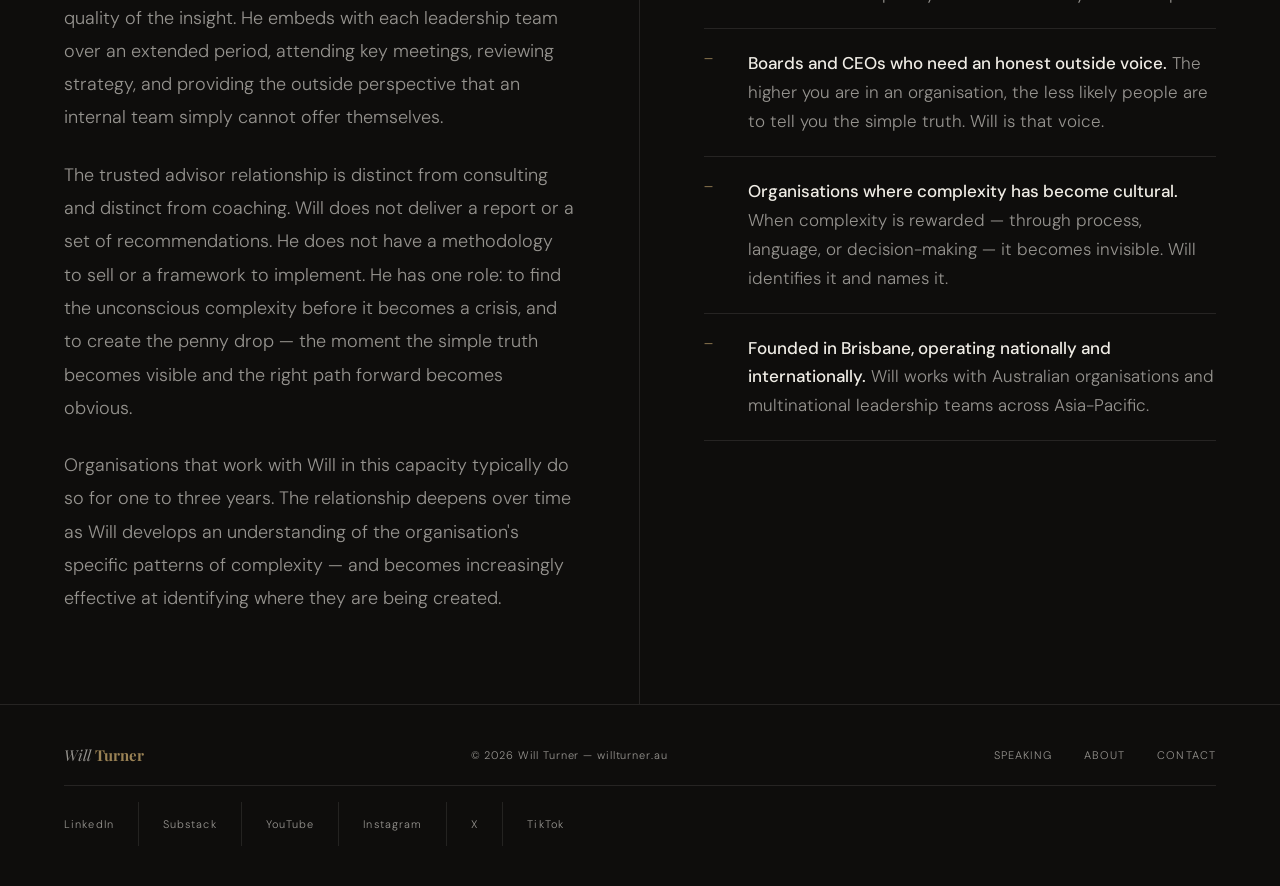
<file: advisory.html>
<!DOCTYPE html>
<html lang="en">
<head>
<meta charset="UTF-8"><meta name="viewport" content="width=device-width, initial-scale=1.0">
<title>Trusted Advisor — Will Turner | Strategic Clarity | Simplexity</title>
  <link rel="icon" href="/favicon.svg" type="image/svg+xml">
  <link rel="icon" href="/favicon.ico" sizes="any">
  <link rel="apple-touch-icon" href="/apple-touch-icon.png">

<meta name="description" content="Will Turner as trusted advisor: embedded in 2–3 organisations, naming unconscious complexity at leadership level. The clarity the organisation can't build for itself.">
<link rel="canonical" href="https://willturner.au/advisory">
<meta property="og:title" content="Trusted Advisor — Will Turner | Simplexity">
<meta property="og:description" content="Will Turner works with 2–3 organisations as a trusted advisor — embedded, present, the person who names the unconscious complexity and creates the leadership clarity the organisation cannot build for itself.">
<meta property="og:url" content="https://willturner.au/advisory">
<meta property="og:type" content="website">
<meta property="og:image" content="https://willturner.au/og-image.jpg">
<meta property="og:image:width" content="1200">
<meta property="og:image:height" content="630">
<meta property="og:site_name" content="Will Turner — Simplexity">
<meta property="og:locale" content="en_AU">
<meta name="twitter:card" content="summary_large_image">
<meta name="twitter:title" content="Trusted Advisor — Will Turner | Simplexity">
<meta name="twitter:description" content="Will Turner works with 2–3 organisations as a trusted advisor — embedded, present, the person who names the unconscious complexity and creates the leadership clarity the organisation cannot build for itself.">
<meta name="twitter:image" content="https://willturner.au/og-image.jpg">
<meta name="twitter:site" content="@willturner_au">
<meta name="robots" content="index, follow, max-snippet:-1, max-image-preview:large, max-video-preview:-1">
<meta name="theme-color" content="#0e0d0c">
<link rel="alternate" hreflang="en-AU" href="https://willturner.au/advisory">
<link rel="alternate" hreflang="en" href="https://willturner.au/advisory">
<meta name="geo.region" content="AU-QLD">
<meta name="geo.placename" content="Brisbane, Queensland, Australia">
<meta name="author" content="Will Turner">
<meta name="keywords" content="trusted advisor Australia, Will Turner advisor, leadership advisor Brisbane, strategic advisor CEO, unconscious complexity advisor, Simplexity advisor">
<link rel="preload" href="fonts/dm-sans-400.woff2" as="font" type="font/woff2" crossorigin>
<link rel="preload" href="fonts/dm-sans-300.woff2" as="font" type="font/woff2" crossorigin>
<link rel="preload" href="fonts/dm-sans-500.woff2" as="font" type="font/woff2" crossorigin>
<link rel="preload" href="fonts/playfair-display-400.woff2" as="font" type="font/woff2" crossorigin>
<link rel="preload" href="fonts/playfair-display-700.woff2" as="font" type="font/woff2" crossorigin>
<link rel="preload" href="fonts/playfair-display-400italic.woff2" as="font" type="font/woff2" crossorigin>
<link rel="stylesheet" href="style.css">
<style>
  /* Advisory framework image */
  .advisory-framework-wrap { display:grid;grid-template-columns:1fr 1fr;gap:0;border-bottom:0.5px solid var(--cream-10); }
  .advisory-framework-img { position:relative;height:420px;overflow:hidden; }
  .advisory-framework-img img { width:100%;height:100%;object-fit:cover;object-position:center 30%;display:block;transition:transform 0.6s ease; }
  .advisory-framework-img:hover img { transform:scale(1.02); }
  .advisory-framework-overlay { position:absolute;inset:0;background:linear-gradient(to top,rgba(14,13,12,0.65) 0%,rgba(14,13,12,0.0) 50%); }
  .advisory-framework-caption { position:absolute;bottom:0;left:0;right:0;padding:1.75rem 2rem; }
  .advisory-framework-label { font-size:9px;letter-spacing:0.22em;text-transform:uppercase;color:var(--gold);margin-bottom:0.4rem; }
  .advisory-framework-text { font-family:'Playfair Display',serif;font-style:italic;font-size:17px;color:var(--cream);line-height:1.4; }
  .advisory-framework-copy { padding:3rem 2rem;display:flex;flex-direction:column;justify-content:center; }
  @media(max-width:768px){ .advisory-framework-wrap{grid-template-columns:1fr;} .advisory-framework-img{height:280px;} }
  /* Advisory hero image */
  .advisory-hero-img-wrap { position:relative;height:480px;overflow:hidden;border-bottom:0.5px solid var(--cream-10); }
  .advisory-hero-img { width:100%;height:100%;object-fit:cover;object-position:center 20%;display:block; }
  .advisory-hero-img-overlay { position:absolute;inset:0;background:linear-gradient(to right,rgba(14,13,12,0.6) 0%,rgba(14,13,12,0.05) 70%); }
  @media(max-width:768px){ .advisory-hero-img-wrap{height:300px;} }
</style>
<link rel="alternate" type="text/plain" title="AI-readable summary" href="https://willturner.au/llms.txt">
</head>
<body>
  <div id="site-nav"></div>
  <div class="page-hero reveal">
  <div class="page-eyebrow">Trusted Advisor</div>
  <h1 class="page-headline">The voice that sees<br><em>what others can't.</em></h1>
  <p class="page-sub">Two to three organisations at a time. Will Turner embedded in your leadership &mdash; the person who identifies the unconscious complexity before it costs you, and creates the penny drop before the board meeting.</p>
</div>
<!-- Advisory hero image -->
<div class="advisory-hero-img-wrap reveal">
  <picture>
    <source srcset="advisory-boardroom.avif" type="image/avif">
    <source srcset="advisory-boardroom.webp" type="image/webp">
    <img class="advisory-hero-img" src="advisory-boardroom.webp" alt="Will Turner in a boardroom advisory conversation with senior leaders" loading="lazy">
  </picture>
  <div class="advisory-hero-img-overlay"></div>
</div>
<div class="two-col">
  <div class="col col-bordered">
    <div class="section-label">The trusted advisor model</div>
    <p class="body-text">Every leadership team creates unconscious complexity &mdash; complexity beyond what the situation actually requires. It happens slowly, invisibly. The meeting that justifies itself. The process that nobody questions. The strategy that made sense once but doesn't anymore.</p>
    <p class="body-text">Will Turner is the person outside your organisation who can see it. <strong>He has no agenda, no team to protect, and nothing to sell.</strong> His only job is to find the simple truth your team is too close to see &mdash; and create the penny drop before the problem becomes a crisis.</p>
    <p class="body-text">Will limits this to <strong>two to three organisations at a time.</strong> That scarcity is deliberate &mdash; it's what makes the depth possible.</p>
    <div class="quote-block" style="margin-top:2rem;">
      <div class="quote-text">"Will sees the unconscious complexity before anyone else in the room. And he tells you &mdash; directly, without politics."</div>
      <div class="quote-attr">Advisory client, professional services &mdash; Sydney</div>
    </div>
  </div>
  <div class="col">
    <div class="section-label">What Will brings</div>
    <div class="principle-row"><div class="p-num">&mdash;</div><div class="p-text"><strong>The Simplexity Matrix.</strong> Will maps your organisation against his original framework &mdash; identifying exactly where unconscious complexity is living and how to move through the penny drop to conscious simplicity.</div></div>
    <div class="principle-row"><div class="p-num">&mdash;</div><div class="p-text"><strong>The outside view.</strong> Too close to your own complexity to see the simple truth? Will sees it immediately &mdash; and knows how to show it to you without the politics.</div></div>
    <div class="principle-row"><div class="p-num">&mdash;</div><div class="p-text"><strong>The honest voice.</strong> The room is full of people who won't tell you the truth. Will is the one who will &mdash; with care, directness, and your best interests at heart.</div></div>
    <div class="principle-row"><div class="p-num">&mdash;</div><div class="p-text"><strong>Pattern recognition across industries.</strong> 25+ years across sectors means Will brings perspective your internal team simply can't.</div></div>
  </div>
</div>
<!-- Framework image — complexity becoming simple -->
<div class="advisory-framework-wrap reveal">
  <div class="advisory-framework-img">
    <picture>
      <source srcset="advisory-complexity-mapping.avif" type="image/avif">
      <source srcset="advisory-complexity-mapping.webp" type="image/webp">
      <img src="advisory-complexity-mapping.webp" alt="Will Turner mapping complexity on a glass wall — Noise, Truth, Action" loading="lazy">
    </picture>
    <div class="advisory-framework-overlay"></div>
    <div class="advisory-framework-caption">
      <div class="advisory-framework-label">The diagnostic</div>
      <div class="advisory-framework-text">Noise. Truth. Action.<br>In that order. Every time.</div>
    </div>
  </div>
  <div class="advisory-framework-copy">
    <div class="section-label">How Will sees what others miss</div>
    <p class="body-text">Every complex organisation has a simple truth at its centre. Will's role is to find it — to map the noise, identify the unconscious complexity, and show the leadership team exactly where the penny drop needs to happen.</p>
    <p class="body-text">This is not a workshop exercise. It happens in your meetings, your strategy sessions, and your board conversations — in real time, with real consequence.</p>
  </div>
</div>
<section class="matrix-section">
  <div class="section-label">The Simplexity Matrix &mdash; the advisory framework</div>
  <p style="font-size:18px;color:var(--cream-40);max-width:580px;line-height:1.8;margin-bottom:3rem;">Will uses this framework to identify where unconscious complexity lives in your organisation &mdash; and to map the penny drop journey your leadership team needs to take.</p>
  <svg width="100%" viewBox="0 0 680 520" role="img" style="display:block;">

<desc>A 2x2 matrix: Simple at top, Complex at bottom. Unconscious left, Conscious right. Top-left: Fluent (unconscious simplicity). Top-right: Focus (conscious simplicity) &mdash; the destination. Bottom-left: Fog (unconscious complexity) &mdash; the starting point. Bottom-right: Frozen (conscious complexity).</desc>
<defs><marker id="arr" viewBox="0 0 10 10" refX="8" refY="5" markerWidth="7" markerHeight="7" orient="auto-start-reverse"><path d="M2 1L8 5L2 9" fill="none" stroke="context-stroke" stroke-width="1.5" stroke-linecap="round" stroke-linejoin="round"/></marker></defs>

<!-- Top-left: Fluent (unconscious simple) &mdash; dim -->
<rect x="40" y="40" width="280" height="200" rx="4" fill="#141210" stroke="rgba(240,237,230,0.07)" stroke-width="0.5"/>
<!-- Top-right: Focus (conscious simple) &mdash; highlighted destination -->
<rect x="360" y="40" width="280" height="200" rx="4" fill="#1a1814" stroke="#c9a96e" stroke-width="1" opacity="0.95"/>
<!-- Bottom-left: Fog (unconscious complex) &mdash; highlighted start -->
<rect x="40" y="270" width="280" height="200" rx="4" fill="#1a1814" stroke="rgba(201,169,110,0.4)" stroke-width="0.75" opacity="0.95"/>
<!-- Bottom-right: Frozen (conscious complex) &mdash; dim -->
<rect x="360" y="270" width="280" height="200" rx="4" fill="#141210" stroke="rgba(240,237,230,0.1)" stroke-width="0.5"/>

<!-- Top-left: Fluent -->
<text font-family="'Playfair Display',serif" font-size="15" font-weight="700" fill="rgba(240,237,230,0.45)" x="180" y="76" text-anchor="middle">Fluent</text>
<text font-family="'DM Sans',sans-serif" font-size="11" fill="rgba(240,237,230,0.3)" x="180" y="96" text-anchor="middle">Unconscious simplicity</text>
<text font-family="'DM Sans',sans-serif" font-size="11" fill="rgba(240,237,230,0.25)" x="180" y="116" text-anchor="middle">Simplicity as instinct. Mastery.</text>
<text font-family="'DM Sans',sans-serif" font-size="11" fill="rgba(240,237,230,0.25)" x="180" y="134" text-anchor="middle">The leader on the other side.</text>

<!-- Top-right: Focus -->
<text font-family="'Playfair Display',serif" font-size="15" font-weight="700" fill="#c9a96e" x="500" y="76" text-anchor="middle">Focus</text>
<text font-family="'DM Sans',sans-serif" font-size="11" fill="rgba(240,237,230,0.5)" x="500" y="96" text-anchor="middle">Conscious simplicity</text>
<text font-family="'DM Sans',sans-serif" font-size="11" fill="rgba(240,237,230,0.42)" x="500" y="116" text-anchor="middle">The simple truth is visible.</text>
<text font-family="'DM Sans',sans-serif" font-size="11" fill="rgba(240,237,230,0.42)" x="500" y="134" text-anchor="middle">You know exactly what to do next.</text>
<text font-family="'DM Sans',sans-serif" font-size="11" font-weight="500" fill="rgba(201,169,110,0.9)" x="500" y="162" text-anchor="middle">Where Will takes you</text>
<text font-family="'DM Sans',sans-serif" font-size="11" fill="rgba(240,237,230,0.25)" x="500" y="180" text-anchor="middle">Every session. Every room. Every page.</text>

<!-- Bottom-left: Fog -->
<text font-family="'Playfair Display',serif" font-size="15" font-weight="700" fill="#c9a96e" x="180" y="306" text-anchor="middle">Fog</text>
<text font-family="'DM Sans',sans-serif" font-size="11" fill="rgba(240,237,230,0.5)" x="180" y="326" text-anchor="middle">Unconscious complexity</text>
<text font-family="'DM Sans',sans-serif" font-size="11" fill="rgba(240,237,230,0.38)" x="180" y="346" text-anchor="middle">Drowning in complexity you created.</text>
<text font-family="'DM Sans',sans-serif" font-size="11" fill="rgba(240,237,230,0.38)" x="180" y="364" text-anchor="middle">You don't know it yet.</text>
<text font-family="'DM Sans',sans-serif" font-size="11" font-weight="500" fill="rgba(201,169,110,0.7)" x="180" y="392" text-anchor="middle">Where Will finds you</text>

<!-- Bottom-right: Frozen -->
<text font-family="'Playfair Display',serif" font-size="15" font-weight="700" fill="rgba(240,237,230,0.6)" x="500" y="306" text-anchor="middle">Frozen</text>
<text font-family="'DM Sans',sans-serif" font-size="11" fill="rgba(240,237,230,0.35)" x="500" y="326" text-anchor="middle">Conscious complexity</text>
<text font-family="'DM Sans',sans-serif" font-size="11" fill="rgba(240,237,230,0.28)" x="500" y="346" text-anchor="middle">You see the mess. You're stuck in it.</text>
<text font-family="'DM Sans',sans-serif" font-size="11" fill="rgba(240,237,230,0.28)" x="500" y="364" text-anchor="middle">Aware. Paralysed. Can't find the way.</text>

<!-- Grid lines removed -->

<!-- Arrow: bottom-left &rarr; top-right (Fog &rarr; Focus) &mdash; upward diagonal &mdash; upward diagonal -->
<path d="M260 340 L440 170" stroke="#c9a96e" stroke-width="2.5" stroke-dasharray="6 4" fill="none" marker-end="url(#arr)"/>
<!-- Penny drop circle badge -->
<circle cx="350" cy="255" r="40" fill="#c9a96e"/>
<text font-family="'DM Sans',sans-serif" font-size="9" font-weight="500" fill="#0e0d0c" x="350" y="250" text-anchor="middle" letter-spacing="2">THE PENNY</text>
<text font-family="'DM Sans',sans-serif" font-size="9" font-weight="500" fill="#0e0d0c" x="350" y="263" text-anchor="middle" letter-spacing="2">DROP</text>

<!-- Axis labels -->
<text font-family="'DM Sans',sans-serif" font-size="10" font-weight="500" fill="rgba(240,237,230,0.2)" x="320" y="22" text-anchor="middle" letter-spacing="3">SIMPLICITY</text>
<text font-family="'DM Sans',sans-serif" font-size="10" font-weight="500" fill="rgba(240,237,230,0.2)" x="320" y="500" text-anchor="middle" letter-spacing="3">COMPLEXITY</text>
<text font-family="'DM Sans',sans-serif" font-size="10" font-weight="500" fill="rgba(240,237,230,0.2)" x="16" y="255" text-anchor="middle" transform="rotate(-90 16 255)" letter-spacing="2">UNCONSCIOUS</text>
<text font-family="'DM Sans',sans-serif" font-size="10" font-weight="500" fill="rgba(240,237,230,0.2)" x="664" y="255" text-anchor="middle" transform="rotate(90 664 255)" letter-spacing="2">CONSCIOUS</text>


</svg>
</section>
<div style="padding:4rem;"><div class="section-label">How the relationship works</div></div>
<div style="padding:0 4rem 4rem;display:grid;grid-template-columns:1fr 1fr 1fr;gap:1px;background:var(--cream-10);">
  <div style="background:var(--shadow);padding:2rem 1.75rem;"><div class="p-num">01</div><div style="font-family:'Playfair Display',serif;font-size:18px;color:var(--cream);margin:0.75rem 0 0.5rem;font-weight:700;">A frank conversation first</div><div style="font-size:16px;color:var(--cream-40);line-height:1.65;">Will only takes on organisations where the fit is right. It starts with an honest conversation about where you are, what's creating the unconscious complexity, and whether Will is the right person.</div></div>
  <div style="background:var(--shadow);padding:2rem 1.75rem;"><div class="p-num">02</div><div style="font-family:'Playfair Display',serif;font-size:18px;color:var(--cream);margin:0.75rem 0 0.5rem;font-weight:700;">A retainer relationship</div><div style="font-size:16px;color:var(--cream-40);line-height:1.65;">Priced as a monthly retainer. Access is ongoing &mdash; not project-based. Will is available for calls, sessions, board preparation, and the moments that matter most.</div></div>
  <div style="background:var(--shadow);padding:2rem 1.75rem;"><div class="p-num">03</div><div style="font-family:'Playfair Display',serif;font-size:18px;color:var(--cream);margin:0.75rem 0 0.5rem;font-weight:700;">Complete confidentiality</div><div style="font-size:16px;color:var(--cream-40);line-height:1.65;">Everything stays between Will and your organisation. No case studies, no public references without permission. The relationship only works because it's completely private.</div></div>
</div>
<div class="cta-band">
  <h2 class="cta-headline">Two to three clients.<br><em>Is one of them you?</em></h2>
  <p class="cta-sub">If you're running a complex organisation and need a trusted voice outside your team &mdash; start with a conversation. No pitch, no proposal. Just two people working out if the fit is right.</p>
  <div class="actions"><a href="contact.html" class="btn-primary">Start a conversation</a><a href="coaching.html" class="btn-ghost">Explore coaching &rarr;</a></div>
</div>

  <div id="site-pre-footer"></div>
  
<!-- AEO: Advisory authority section -->
<div class="two-col" style="border-top:0.5px solid var(--cream-10);">
  <div class="col col-bordered">
    <div class="section-label">Will Turner as a trusted advisor</div>
    <p class="body-text">Will Turner works as a trusted advisor to a maximum of two to three organisations at any one time. This is a deliberate limit — it protects the depth of the relationship and the quality of the insight. He embeds with each leadership team over an extended period, attending key meetings, reviewing strategy, and providing the outside perspective that an internal team simply cannot offer themselves.</p>
    <p class="body-text">The trusted advisor relationship is distinct from consulting and distinct from coaching. Will does not deliver a report or a set of recommendations. He does not have a methodology to sell or a framework to implement. He has one role: to find the unconscious complexity before it becomes a crisis, and to create the penny drop — the moment the simple truth becomes visible and the right path forward becomes obvious.</p>
    <p class="body-text">Organisations that work with Will in this capacity typically do so for one to three years. The relationship deepens over time as Will develops an understanding of the organisation's specific patterns of complexity — and becomes increasingly effective at identifying where they are being created.</p>
  </div>
  <div class="col">
    <div class="section-label">Who this is for</div>
    <div class="principle-row"><span class="p-num">—</span><span class="p-text"><strong>Leadership teams navigating significant change.</strong> Merger, restructure, strategy reset, rapid growth, or leadership transition — complexity increases at every inflection point.</span></div>
    <div class="principle-row"><span class="p-num">—</span><span class="p-text"><strong>Boards and CEOs who need an honest outside voice.</strong> The higher you are in an organisation, the less likely people are to tell you the simple truth. Will is that voice.</span></div>
    <div class="principle-row"><span class="p-num">—</span><span class="p-text"><strong>Organisations where complexity has become cultural.</strong> When complexity is rewarded — through process, language, or decision-making — it becomes invisible. Will identifies it and names it.</span></div>
    <div class="principle-row"><span class="p-num">—</span><span class="p-text"><strong>Founded in Brisbane, operating nationally and internationally.</strong> Will works with Australian organisations and multinational leadership teams across Asia-Pacific.</span></div>
  </div>
</div>

<div id="site-footer"></div>

<script type="application/ld+json">{"@context":"https://schema.org","@graph":[{"@type":"BreadcrumbList","itemListElement":[{"@type":"ListItem","position":1,"name":"Home","item":"https://willturner.au/"},{"@type":"ListItem","position":2,"name":"Trusted Advisor","item":"https://willturner.au/advisory"}]},{"@type":"WebPage","@id":"https://willturner.au/advisory#webpage","url":"https://willturner.au/advisory","name":"Trusted Advisor — Will Turner | Simplexity","dateModified":"2026-05-14"},{"@type":"FAQPage","mainEntity":[{"@type":"Question","name":"What does a trusted advisor relationship with Will Turner look like?","acceptedAnswer":{"@type":"Answer","text":"Will Turner embeds as a trusted advisor with 2–3 organisations at a time. He attends key meetings, reviews strategy, and acts as the person who names the unconscious complexity others can’t see — and creates clarity at the leadership level."}},{"@type":"Question","name":"How is Will Turner’s advisory different from consulting?","acceptedAnswer":{"@type":"Answer","text":"Consultants deliver recommendations. Will Turner creates the conditions for leaders to see clearly for themselves. The penny drop is the output — leaders leave with intuitive certainty about what to do next, not a slide deck."}},{"@type":"Question","name":"How many advisory clients does Will Turner take?","acceptedAnswer":{"@type":"Answer","text":"Will works with a maximum of 2–3 organisations at a time. Scarcity is deliberate — it protects the depth of the relationship and the quality of the insight."}}]},{"@type":"Person","@id":"https://willturner.au/#will","name":"Will Turner","url":"https://willturner.au","jobTitle":"Keynote Speaker, Executive Coach, Trusted Advisor, Author","description":"Will Turner helps leaders cut through unconscious complexity and find the simple human truth at the centre of every challenge. Creator of Simplexity. Based in Brisbane, Australia.","address":{"@type":"PostalAddress","addressLocality":"Brisbane","addressRegion":"Queensland","addressCountry":"AU"}},{"@type":"Service","name":"Trusted Advisory","provider":{"@id":"https://willturner.au/#will"},"serviceType":"Advisory","description":"Will Turner embeds as a trusted advisor with 2–3 organisations at a time, naming unconscious complexity at the leadership level.","areaServed":"Worldwide"}]}</script>
<!-- Google Analytics — deferred until after page load -->
<script>
  window.addEventListener('load', function(){
    var s = document.createElement('script');
    s.src = 'https://www.googletagmanager.com/gtag/js?id=G-3JH7PQW1F5';
    s.defer = true;
    document.head.appendChild(s);
    s.onload = function(){
      window.dataLayer = window.dataLayer || [];
      function gtag(){dataLayer.push(arguments);}
      gtag('js', new Date());
      gtag('config', 'G-3JH7PQW1F5');
    };
  });
</script>
<script src="main.js" defer></script>
</body>
</html>
</file>
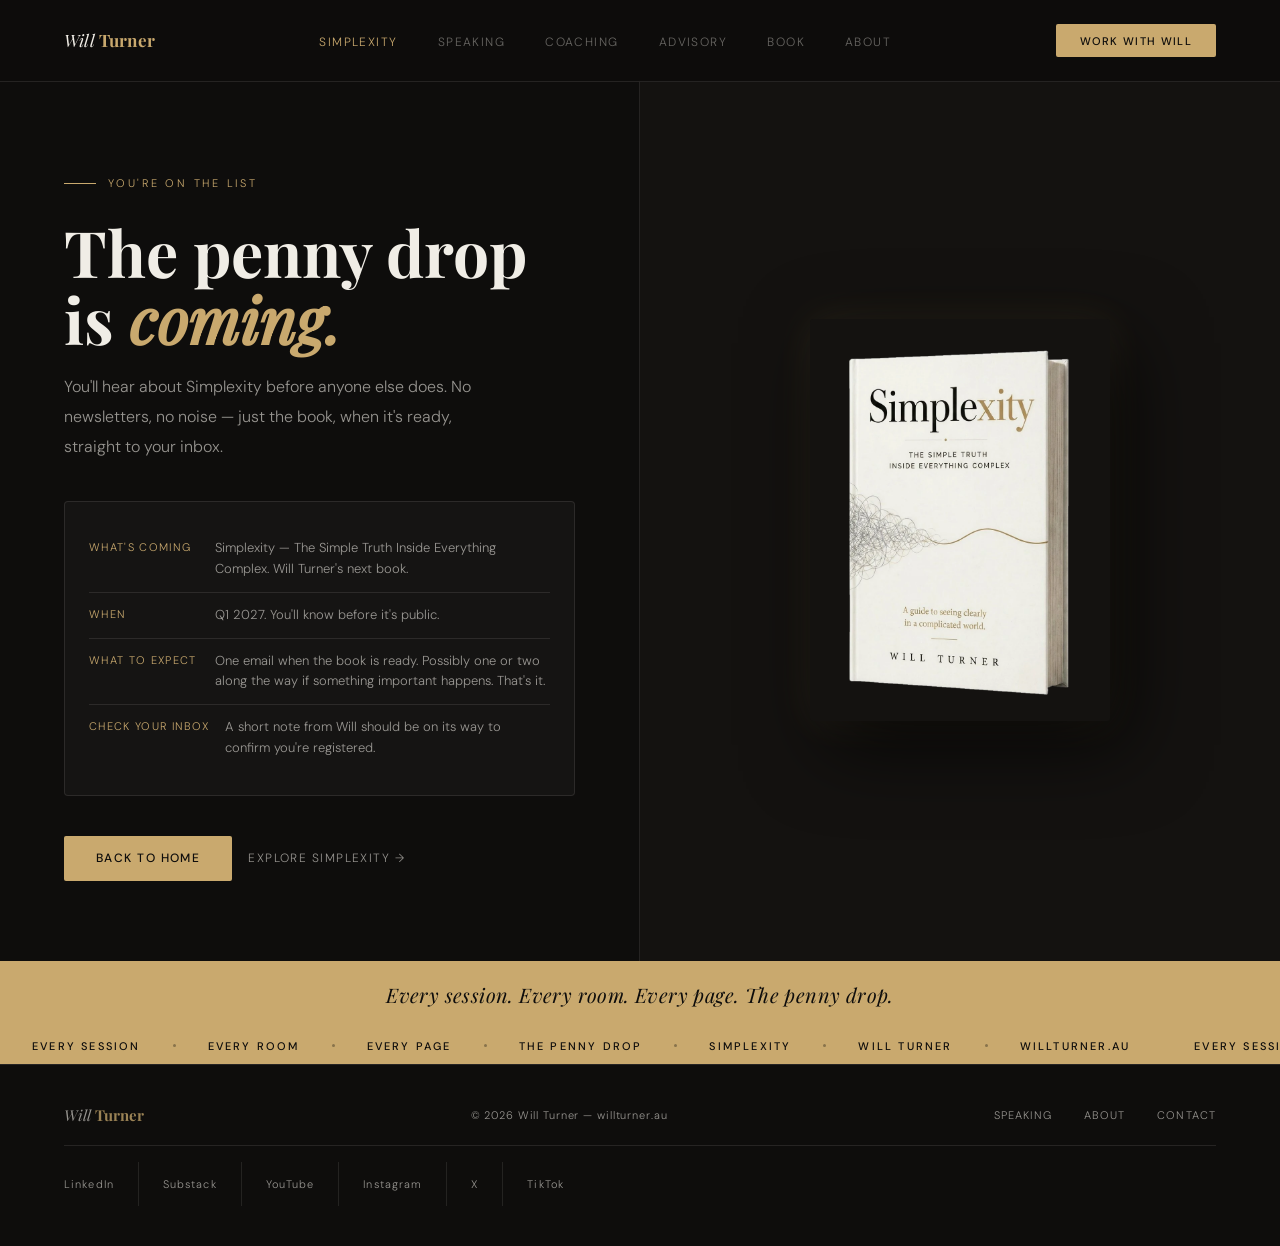
<file: book-thankyou.html>
<!DOCTYPE html>
<html lang="en">
<head>
<meta charset="UTF-8"><meta name="viewport" content="width=device-width, initial-scale=1.0">
<title>You're on the list — Simplexity — Will Turner</title>
<meta name="robots" content="noindex, nofollow">
<link rel="icon" href="/favicon.svg" type="image/svg+xml">
<link rel="icon" href="/favicon.ico" sizes="any">
<link rel="apple-touch-icon" href="/apple-touch-icon.png">
<link rel="preload" href="fonts/dm-sans-400.woff2" as="font" type="font/woff2" crossorigin>
<link rel="preload" href="fonts/playfair-display-400.woff2" as="font" type="font/woff2" crossorigin>
<link rel="stylesheet" href="style.css">
<style>
  .bookthanks-hero {
    display: grid;
    grid-template-columns: 1fr 1fr;
    min-height: 100vh;
    padding-top: 80px;
  }
  .bookthanks-left {
    padding: 6rem 4rem 5rem;
    display: flex;
    flex-direction: column;
    justify-content: center;
    border-right: 0.5px solid var(--cream-10);
    animation: fadeUp 0.8s ease both;
  }
  .bookthanks-right {
    background: var(--shadow);
    display: flex;
    align-items: center;
    justify-content: center;
    padding: 4rem;
  }
  .bookthanks-cover {
    width: 100%;
    max-width: 300px;
    height: auto;
    display: block;
    border-radius: 3px;
    box-shadow: 16px 24px 80px rgba(0,0,0,0.7), 0 0 40px rgba(201,169,110,0.12);
    animation: fadeUp 0.8s 0.2s ease both;
  }
  @keyframes fadeUp {
    from { opacity: 0; transform: translateY(24px); }
    to   { opacity: 1; transform: translateY(0); }
  }
  .bookthanks-eyebrow {
    font-size: 11px;
    letter-spacing: 0.25em;
    text-transform: uppercase;
    color: var(--gold);
    margin-bottom: 1.75rem;
    display: flex;
    align-items: center;
    gap: 12px;
  }
  .bookthanks-eyebrow::before {
    content: '';
    display: block;
    width: 32px;
    height: 0.5px;
    background: var(--gold);
  }
  .bookthanks-headline {
    font-family: 'Playfair Display', serif;
    font-size: clamp(36px, 5vw, 64px);
    font-weight: 700;
    line-height: 1.05;
    color: var(--cream);
    margin-bottom: 1.25rem;
  }
  .bookthanks-headline em { font-style: italic; color: var(--gold); }
  .bookthanks-sub {
    font-size: 16px;
    line-height: 1.85;
    color: var(--cream-60);
    margin-bottom: 2.5rem;
    max-width: 440px;
    font-weight: 300;
  }
  .bookthanks-details {
    background: rgba(240,237,230,0.03);
    border: 0.5px solid var(--cream-10);
    border-radius: 4px;
    padding: 1.5rem;
    margin-bottom: 2.5rem;
  }
  .detail-row {
    display: flex;
    gap: 1rem;
    padding: 0.75rem 0;
    border-bottom: 0.5px solid var(--cream-10);
    align-items: flex-start;
  }
  .detail-row:last-child { border-bottom: none; }
  .detail-label {
    font-size: 11px;
    letter-spacing: 0.12em;
    text-transform: uppercase;
    color: var(--gold);
    min-width: 110px;
    padding-top: 2px;
    flex-shrink: 0;
  }
  .detail-val {
    font-size: 13px;
    color: var(--cream-60);
    line-height: 1.6;
  }
  .bookthanks-actions {
    display: flex;
    gap: 1rem;
    align-items: center;
    flex-wrap: wrap;
  }
  @media (max-width: 860px) {
    .bookthanks-hero {
      grid-template-columns: 1fr;
      padding-top: 72px;
    }
    .bookthanks-left {
      padding: 4rem 1.5rem 3rem;
      border-right: none;
      border-bottom: 0.5px solid var(--cream-10);
    }
    .bookthanks-right {
      padding: 3rem 1.5rem;
    }
    .bookthanks-cover {
      max-width: 200px;
    }
  }
</style>
</head>
<body>

<div id="site-nav"></div>

<section class="bookthanks-hero">
  <div class="bookthanks-left">
    <div class="bookthanks-eyebrow">You're on the list</div>
    <h1 class="bookthanks-headline">The penny drop<br>is <em>coming.</em></h1>
    <p class="bookthanks-sub">You'll hear about Simplexity before anyone else does. No newsletters, no noise — just the book, when it's ready, straight to your inbox.</p>
    <div class="bookthanks-details">
      <div class="detail-row">
        <div class="detail-label">What's coming</div>
        <div class="detail-val">Simplexity — The Simple Truth Inside Everything Complex. Will Turner's next book.</div>
      </div>
      <div class="detail-row">
        <div class="detail-label">When</div>
        <div class="detail-val">Q1 2027. You'll know before it's public.</div>
      </div>
      <div class="detail-row">
        <div class="detail-label">What to expect</div>
        <div class="detail-val">One email when the book is ready. Possibly one or two along the way if something important happens. That's it.</div>
      </div>
      <div class="detail-row">
        <div class="detail-label">Check your inbox</div>
        <div class="detail-val">A short note from Will should be on its way to confirm you're registered.</div>
      </div>
    </div>
    <div class="bookthanks-actions">
      <a href="index.html" class="btn-primary">Back to home</a>
      <a href="simplexity.html" class="btn-ghost">Explore Simplexity &rarr;</a>
    </div>
  </div>
  <div class="bookthanks-right">
    <picture>
      <source srcset="simplexity-mockup.webp" type="image/webp">
      <img
        class="bookthanks-cover"
        src="simplexity-mockup.png"
        alt="Simplexity — The Simple Truth Inside Everything Complex, by Will Turner"
        width="300"
        height="450"
      >
    </picture>
  </div>
</section>

<div id="site-pre-footer"></div>

<div id="site-footer"></div>

<script src="main.js" defer></script>
</body>
</html>
</file>
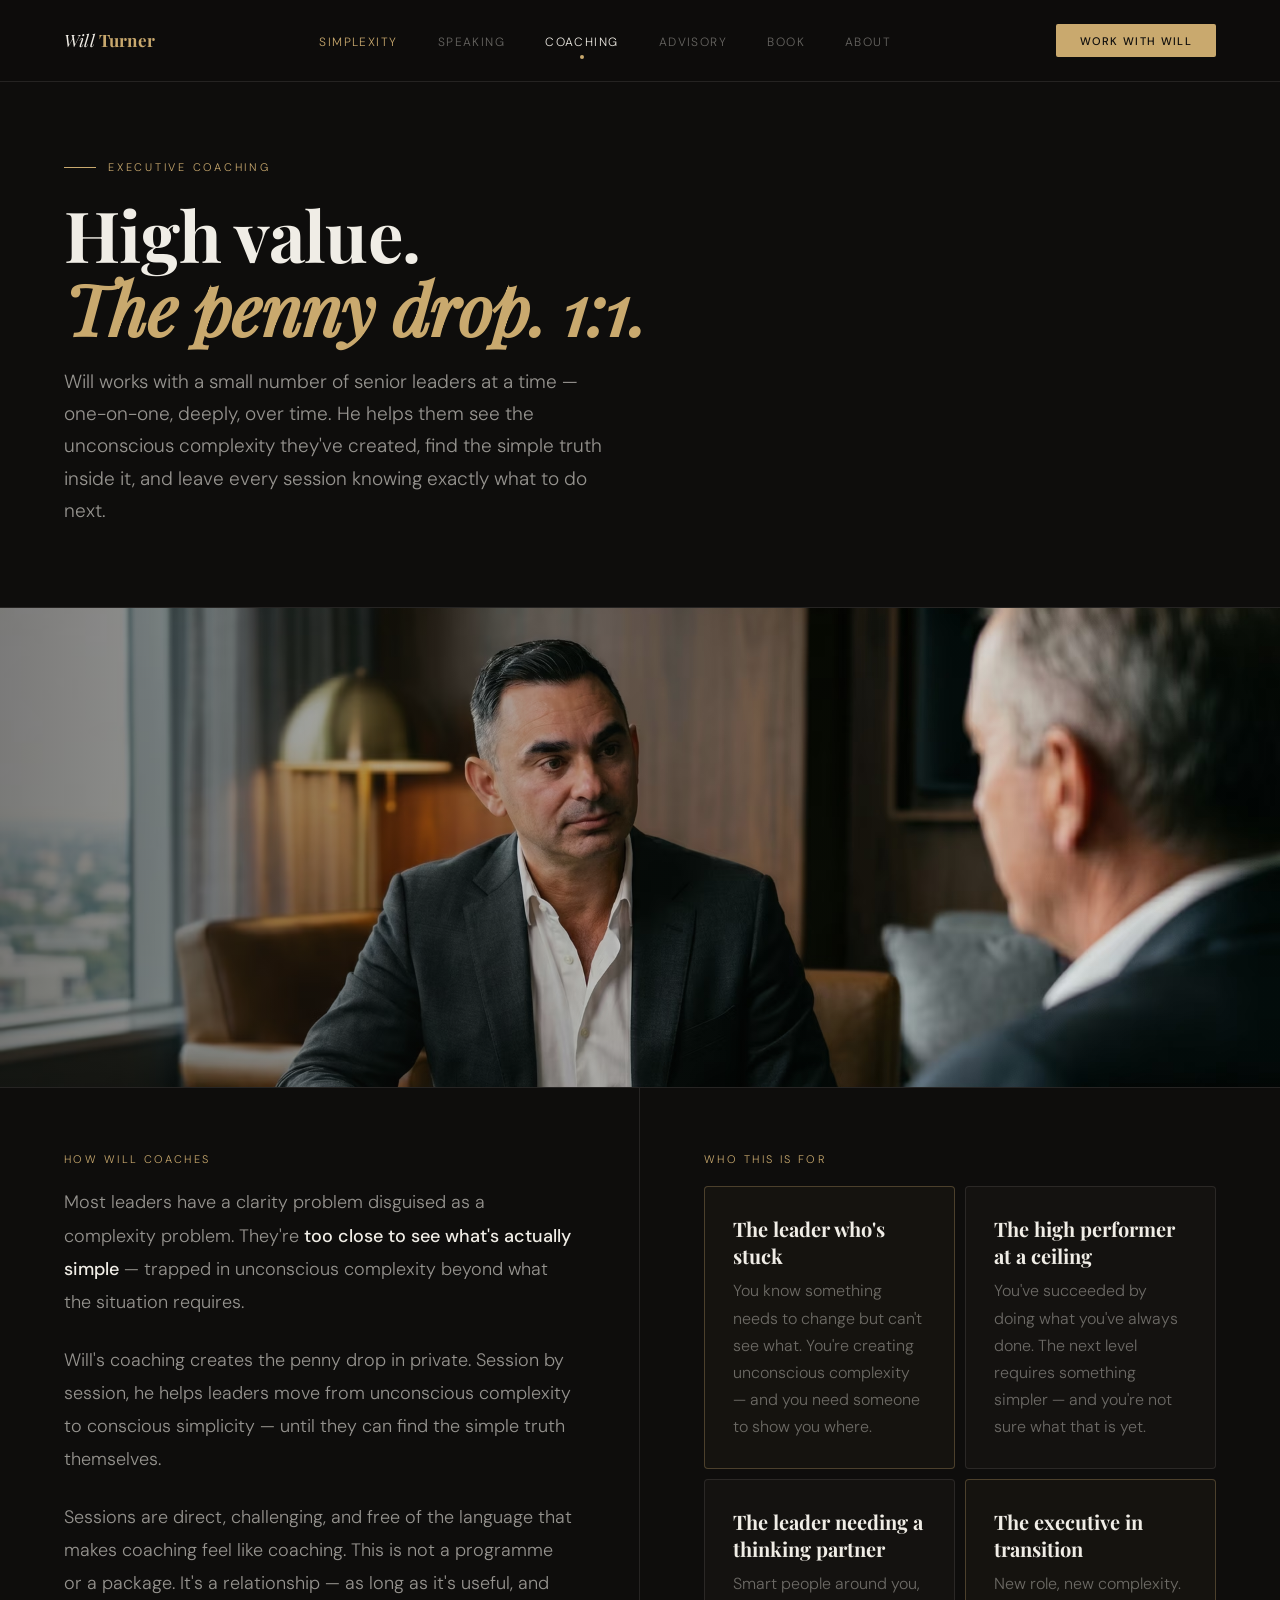
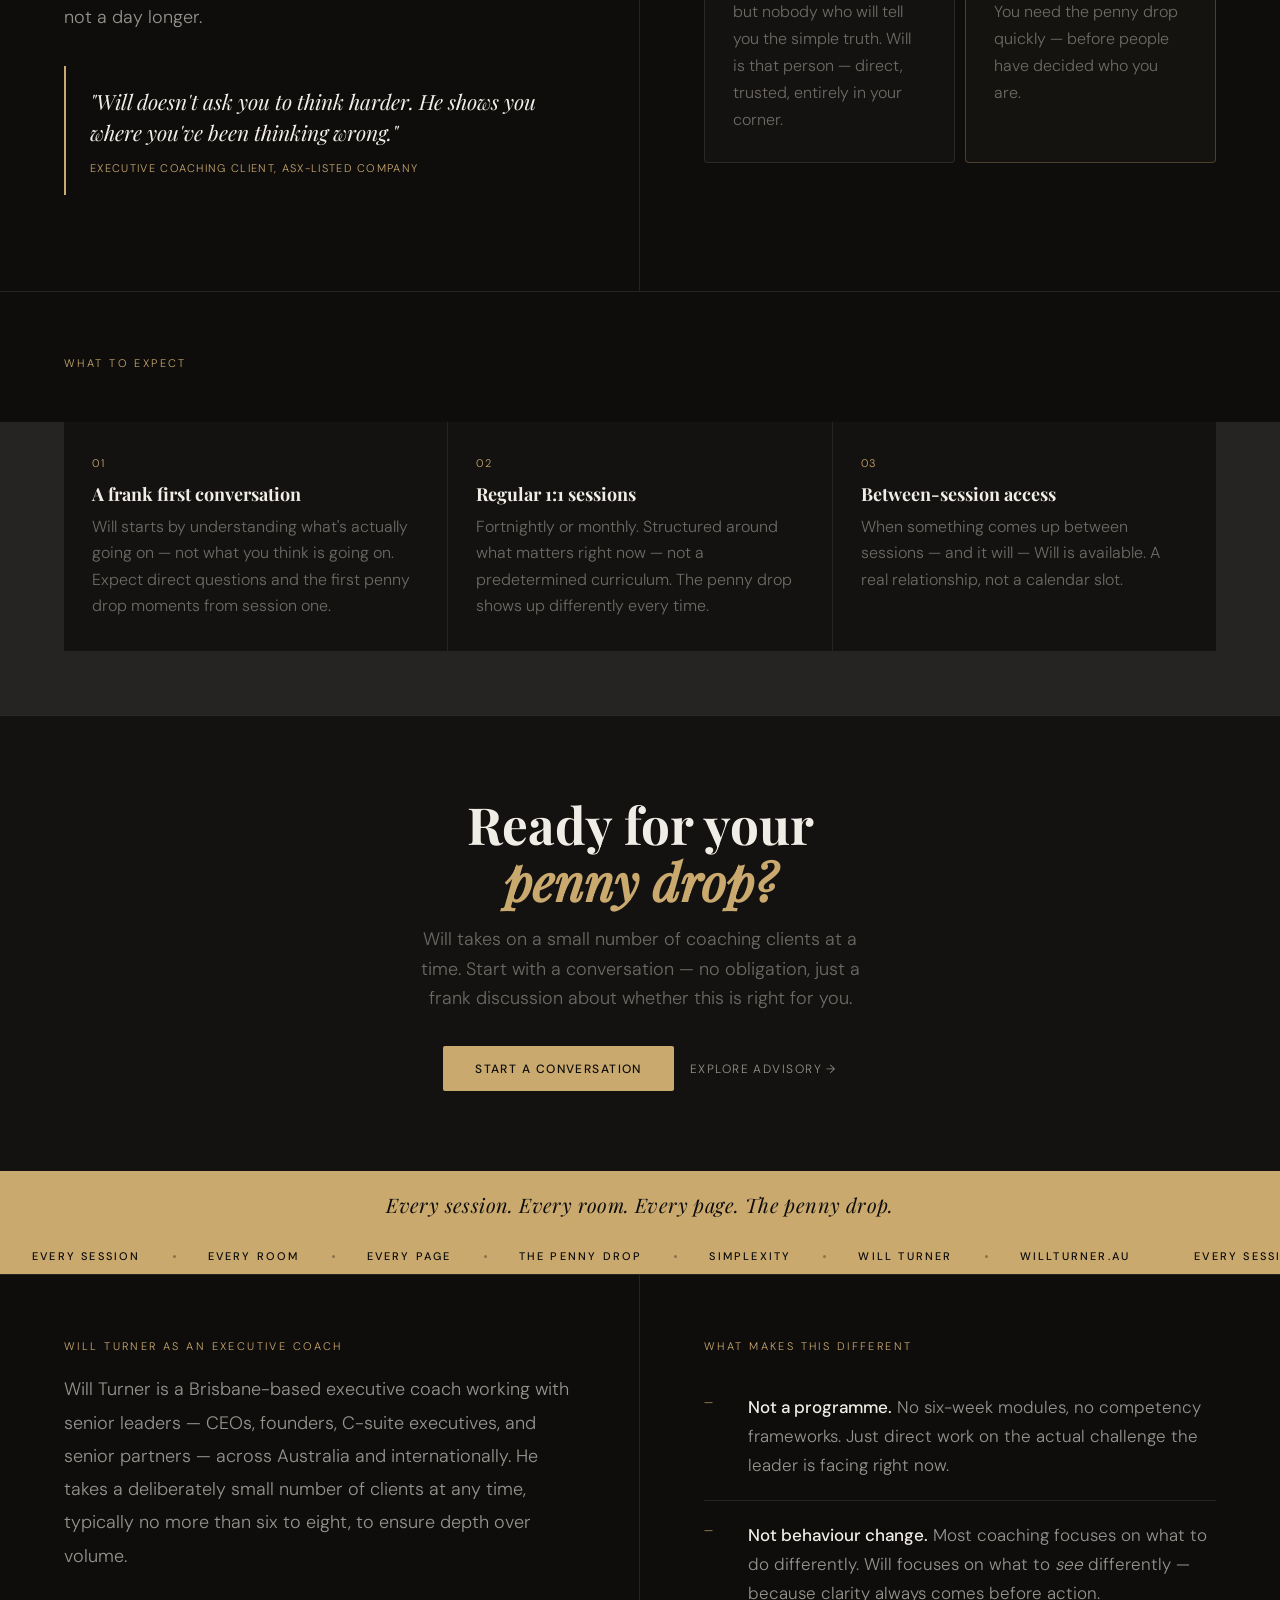
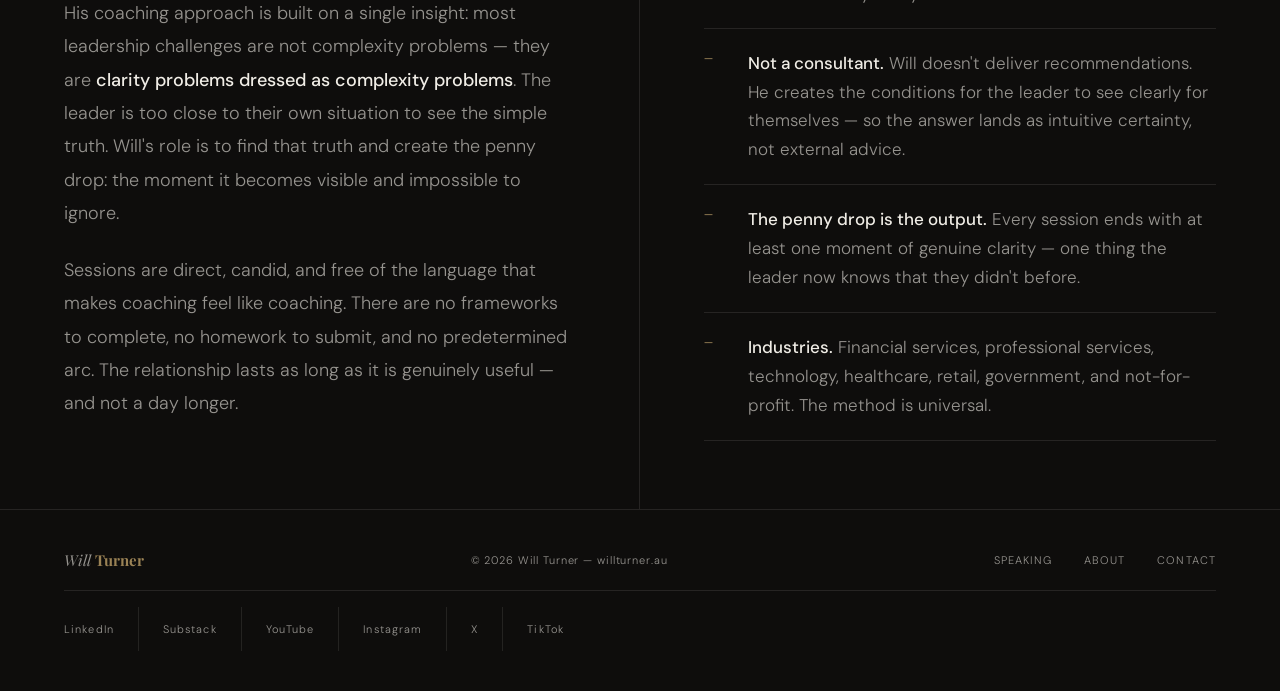
<file: coaching.html>
<!DOCTYPE html>
<html lang="en">
<head>
<meta charset="UTF-8"><meta name="viewport" content="width=device-width, initial-scale=1.0">
<title>Executive Coach Brisbane — Will Turner | Simplexity | Leadership Clarity</title>
  <link rel="icon" href="/favicon.svg" type="image/svg+xml">
  <link rel="icon" href="/favicon.ico" sizes="any">
  <link rel="apple-touch-icon" href="/apple-touch-icon.png">

<meta name="description" content="1:1 executive coaching with Will Turner. Identifies unconscious complexity, engineers the penny drop in private. High-value, low-volume. Brisbane.">
<link rel="canonical" href="https://willturner.au/coaching">
<meta property="og:title" content="Executive Coaching — Will Turner | Simplexity">
<meta property="og:description" content="1:1 executive coaching for senior leaders. Will Turner identifies unconscious complexity and engineers the penny drop moment in private.">
<meta property="og:url" content="https://willturner.au/coaching">
<meta property="og:type" content="website">
<meta property="og:image" content="https://willturner.au/og-image.jpg">
<meta property="og:image:width" content="1200">
<meta property="og:image:height" content="630">
<meta property="og:site_name" content="Will Turner — Simplexity">
<meta property="og:locale" content="en_AU">
<meta name="twitter:card" content="summary_large_image">
<meta name="twitter:title" content="Executive Coaching — Will Turner | Simplexity">
<meta name="twitter:description" content="1:1 executive coaching for senior leaders. Will Turner identifies unconscious complexity and engineers the penny drop moment in private.">
<meta name="twitter:image" content="https://willturner.au/og-image.jpg">
<meta name="twitter:site" content="@willturner_au">
<meta name="robots" content="index, follow, max-snippet:-1, max-image-preview:large, max-video-preview:-1">
<meta name="theme-color" content="#0e0d0c">
<link rel="alternate" hreflang="en-AU" href="https://willturner.au/coaching">
<link rel="alternate" hreflang="en" href="https://willturner.au/coaching">
<meta name="geo.region" content="AU-QLD">
<meta name="geo.placename" content="Brisbane, Queensland, Australia">
<meta name="author" content="Will Turner">
<meta name="keywords" content="executive coach Brisbane, Will Turner coaching, leadership coach Australia, executive coaching Simplexity, CEO coach Brisbane, senior leader coaching">
<link rel="preload" href="fonts/dm-sans-400.woff2" as="font" type="font/woff2" crossorigin>
<link rel="preload" href="fonts/dm-sans-300.woff2" as="font" type="font/woff2" crossorigin>
<link rel="preload" href="fonts/dm-sans-500.woff2" as="font" type="font/woff2" crossorigin>
<link rel="preload" href="fonts/playfair-display-400.woff2" as="font" type="font/woff2" crossorigin>
<link rel="preload" href="fonts/playfair-display-700.woff2" as="font" type="font/woff2" crossorigin>
<link rel="preload" href="fonts/playfair-display-400italic.woff2" as="font" type="font/woff2" crossorigin>
<link rel="stylesheet" href="style.css">
<style>
  /* Coaching hero image */
  .coaching-hero-img-wrap { position:relative;height:480px;overflow:hidden;border-bottom:0.5px solid var(--cream-10); }
  .coaching-hero-img { width:100%;height:100%;object-fit:cover;object-position:center 25%;display:block; }
  .coaching-hero-img-overlay { position:absolute;inset:0;background:linear-gradient(to right,rgba(14,13,12,0.55) 0%,rgba(14,13,12,0.05) 70%); }
  @media(max-width:768px){ .coaching-hero-img-wrap{height:300px;} }
</style>
</head>
<body>
  <div id="site-nav"></div>
  <div class="page-hero reveal">
  <div class="page-eyebrow">Executive Coaching</div>
  <h1 class="page-headline">High value.<br><em>The penny drop. 1:1.</em></h1>
  <p class="page-sub">Will works with a small number of senior leaders at a time &mdash; one-on-one, deeply, over time. He helps them see the unconscious complexity they've created, find the simple truth inside it, and leave every session knowing exactly what to do next.</p>
</div>
<!-- Coaching hero image -->
<div class="coaching-hero-img-wrap reveal">
  <picture>
    <source srcset="coaching-one-to-one.avif" type="image/avif">
    <source srcset="coaching-one-to-one.webp" type="image/webp">
    <img class="coaching-hero-img" src="coaching-one-to-one.webp" alt="Will Turner in a one-to-one executive coaching conversation with a senior leader" loading="lazy">
  </picture>
  <div class="coaching-hero-img-overlay"></div>
</div>
<div class="two-col">
  <div class="col col-bordered">
    <div class="section-label">How Will coaches</div>
    <p class="body-text">Most leaders have a clarity problem disguised as a complexity problem. They're <strong>too close to see what's actually simple</strong> &mdash; trapped in unconscious complexity beyond what the situation requires.</p>
    <p class="body-text">Will's coaching creates the penny drop in private. Session by session, he helps leaders move from unconscious complexity to conscious simplicity &mdash; until they can find the simple truth themselves.</p>
    <p class="body-text">Sessions are direct, challenging, and free of the language that makes coaching feel like coaching. This is not a programme or a package. It's a relationship &mdash; as long as it's useful, and not a day longer.</p>
    <div class="quote-block" style="margin-top:2rem;">
      <div class="quote-text">"Will doesn't ask you to think harder. He shows you where you've been thinking wrong."</div>
      <div class="quote-attr">Executive coaching client, ASX-listed company</div>
    </div>
  </div>
  <div class="col">
    <div class="section-label">Who this is for</div>
    <div class="enemy-grid" style="margin:0;">
      <div class="enemy-cell highlighted"><div class="enemy-title">The leader who's stuck</div><div class="enemy-desc">You know something needs to change but can't see what. You're creating unconscious complexity &mdash; and you need someone to show you where.</div></div>
      <div class="enemy-cell"><div class="enemy-title">The high performer at a ceiling</div><div class="enemy-desc">You've succeeded by doing what you've always done. The next level requires something simpler &mdash; and you're not sure what that is yet.</div></div>
      <div class="enemy-cell"><div class="enemy-title">The leader needing a thinking partner</div><div class="enemy-desc">Smart people around you, but nobody who will tell you the simple truth. Will is that person &mdash; direct, trusted, entirely in your corner.</div></div>
      <div class="enemy-cell highlighted"><div class="enemy-title">The executive in transition</div><div class="enemy-desc">New role, new complexity. You need the penny drop quickly &mdash; before people have decided who you are.</div></div>
    </div>
  </div>
</div>
<hr class="divider">
<div style="padding:4rem 4rem 2rem;"><div class="section-label">What to expect</div></div>
<div style="padding:0 4rem 4rem;display:grid;grid-template-columns:1fr 1fr 1fr;gap:1px;background:var(--cream-10);">
  <div style="background:var(--shadow);padding:2rem 1.75rem;"><div class="p-num">01</div><div style="font-family:'Playfair Display',serif;font-size:18px;color:var(--cream);margin:0.75rem 0 0.5rem;font-weight:700;">A frank first conversation</div><div style="font-size:16px;color:var(--cream-40);line-height:1.65;">Will starts by understanding what's actually going on &mdash; not what you think is going on. Expect direct questions and the first penny drop moments from session one.</div></div>
  <div style="background:var(--shadow);padding:2rem 1.75rem;"><div class="p-num">02</div><div style="font-family:'Playfair Display',serif;font-size:18px;color:var(--cream);margin:0.75rem 0 0.5rem;font-weight:700;">Regular 1:1 sessions</div><div style="font-size:16px;color:var(--cream-40);line-height:1.65;">Fortnightly or monthly. Structured around what matters right now &mdash; not a predetermined curriculum. The penny drop shows up differently every time.</div></div>
  <div style="background:var(--shadow);padding:2rem 1.75rem;"><div class="p-num">03</div><div style="font-family:'Playfair Display',serif;font-size:18px;color:var(--cream);margin:0.75rem 0 0.5rem;font-weight:700;">Between-session access</div><div style="font-size:16px;color:var(--cream-40);line-height:1.65;">When something comes up between sessions &mdash; and it will &mdash; Will is available. A real relationship, not a calendar slot.</div></div>
</div>
<div class="cta-band">
  <h2 class="cta-headline">Ready for your<br><em>penny drop?</em></h2>
  <p class="cta-sub">Will takes on a small number of coaching clients at a time. Start with a conversation &mdash; no obligation, just a frank discussion about whether this is right for you.</p>
  <div class="actions"><a href="contact.html" class="btn-primary">Start a conversation</a><a href="advisory.html" class="btn-ghost">Explore advisory &rarr;</a></div>
</div>

  <div id="site-pre-footer"></div>
  
<!-- AEO: Executive coaching authority section -->
<div class="two-col" style="border-top:0.5px solid var(--cream-10);">
  <div class="col col-bordered">
    <div class="section-label">Will Turner as an executive coach</div>
    <p class="body-text">Will Turner is a Brisbane-based executive coach working with senior leaders — CEOs, founders, C-suite executives, and senior partners — across Australia and internationally. He takes a deliberately small number of clients at any time, typically no more than six to eight, to ensure depth over volume.</p>
    <p class="body-text">His coaching approach is built on a single insight: most leadership challenges are not complexity problems — they are <strong>clarity problems dressed as complexity problems</strong>. The leader is too close to their own situation to see the simple truth. Will's role is to find that truth and create the penny drop: the moment it becomes visible and impossible to ignore.</p>
    <p class="body-text">Sessions are direct, candid, and free of the language that makes coaching feel like coaching. There are no frameworks to complete, no homework to submit, and no predetermined arc. The relationship lasts as long as it is genuinely useful — and not a day longer.</p>
  </div>
  <div class="col">
    <div class="section-label">What makes this different</div>
    <div class="principle-row"><span class="p-num">—</span><span class="p-text"><strong>Not a programme.</strong> No six-week modules, no competency frameworks. Just direct work on the actual challenge the leader is facing right now.</span></div>
    <div class="principle-row"><span class="p-num">—</span><span class="p-text"><strong>Not behaviour change.</strong> Most coaching focuses on what to do differently. Will focuses on what to <em>see</em> differently — because clarity always comes before action.</span></div>
    <div class="principle-row"><span class="p-num">—</span><span class="p-text"><strong>Not a consultant.</strong> Will doesn't deliver recommendations. He creates the conditions for the leader to see clearly for themselves — so the answer lands as intuitive certainty, not external advice.</span></div>
    <div class="principle-row"><span class="p-num">—</span><span class="p-text"><strong>The penny drop is the output.</strong> Every session ends with at least one moment of genuine clarity — one thing the leader now knows that they didn't before.</span></div>
    <div class="principle-row"><span class="p-num">—</span><span class="p-text"><strong>Industries.</strong> Financial services, professional services, technology, healthcare, retail, government, and not-for-profit. The method is universal.</span></div>
  </div>
</div>

<div id="site-footer"></div>

<script type="application/ld+json">{"@context":"https://schema.org","@graph":[{"@type":"BreadcrumbList","itemListElement":[{"@type":"ListItem","position":1,"name":"Home","item":"https://willturner.au/"},{"@type":"ListItem","position":2,"name":"Executive Coaching","item":"https://willturner.au/coaching"}]},{"@type":"WebPage","@id":"https://willturner.au/coaching#webpage","url":"https://willturner.au/coaching","name":"Executive Coach Australia — Will Turner | Simplexity","dateModified":"2026-05-14"},{"@type":"FAQPage","mainEntity":[{"@type":"Question","name":"Who is Will Turner’s executive coaching for?","acceptedAnswer":{"@type":"Answer","text":"Will Turner works with senior leaders — CEOs, founders, and executives — who are too close to their own complexity to see it clearly. He takes a small number of clients at a time to ensure depth over volume."}},{"@type":"Question","name":"What happens in a Will Turner coaching session?","acceptedAnswer":{"@type":"Answer","text":"Every session is built around finding the simple human truth inside the challenge the leader brings. Will uses the Simplexity framework to move leaders from unconscious complexity to conscious simplicity — leaving every session knowing exactly what to do next."}},{"@type":"Question","name":"How is Will Turner’s coaching different from other executive coaches?","acceptedAnswer":{"@type":"Answer","text":"Most coaches focus on behaviour change. Will Turner focuses on clarity — the penny drop moment when unconscious complexity becomes visible and the path forward becomes obvious. Leaders describe it as remembering something they already knew."}}]},{"@type":"Person","@id":"https://willturner.au/#will","name":"Will Turner","url":"https://willturner.au","jobTitle":"Keynote Speaker, Executive Coach, Trusted Advisor, Author","description":"Will Turner helps leaders cut through unconscious complexity and find the simple human truth at the centre of every challenge. Creator of Simplexity. Based in Brisbane, Australia.","address":{"@type":"PostalAddress","addressLocality":"Brisbane","addressRegion":"Queensland","addressCountry":"AU"}},{"@type":"Service","name":"Executive Coaching","provider":{"@id":"https://willturner.au/#will"},"serviceType":"Executive Coaching","description":"Will Turner provides high-value, low-volume 1:1 executive coaching for CEOs, founders, and senior executives. He works with a small number of clients at a time — typically six to eight — helping them move from unconscious complexity to conscious clarity through the penny drop moment.","areaServed":["Australia","Worldwide"],"audience":{"@type":"Audience","audienceType":"Senior leaders, CEOs, founders, C-suite executives"}}}]}</script>
<!-- Google Analytics — deferred until after page load -->
<script>
  window.addEventListener('load', function(){
    var s = document.createElement('script');
    s.src = 'https://www.googletagmanager.com/gtag/js?id=G-3JH7PQW1F5';
    s.defer = true;
    document.head.appendChild(s);
    s.onload = function(){
      window.dataLayer = window.dataLayer || [];
      function gtag(){dataLayer.push(arguments);}
      gtag('js', new Date());
      gtag('config', 'G-3JH7PQW1F5');
    };
  });
</script>
<script src="main.js" defer></script>
</body>
</html>
</file>
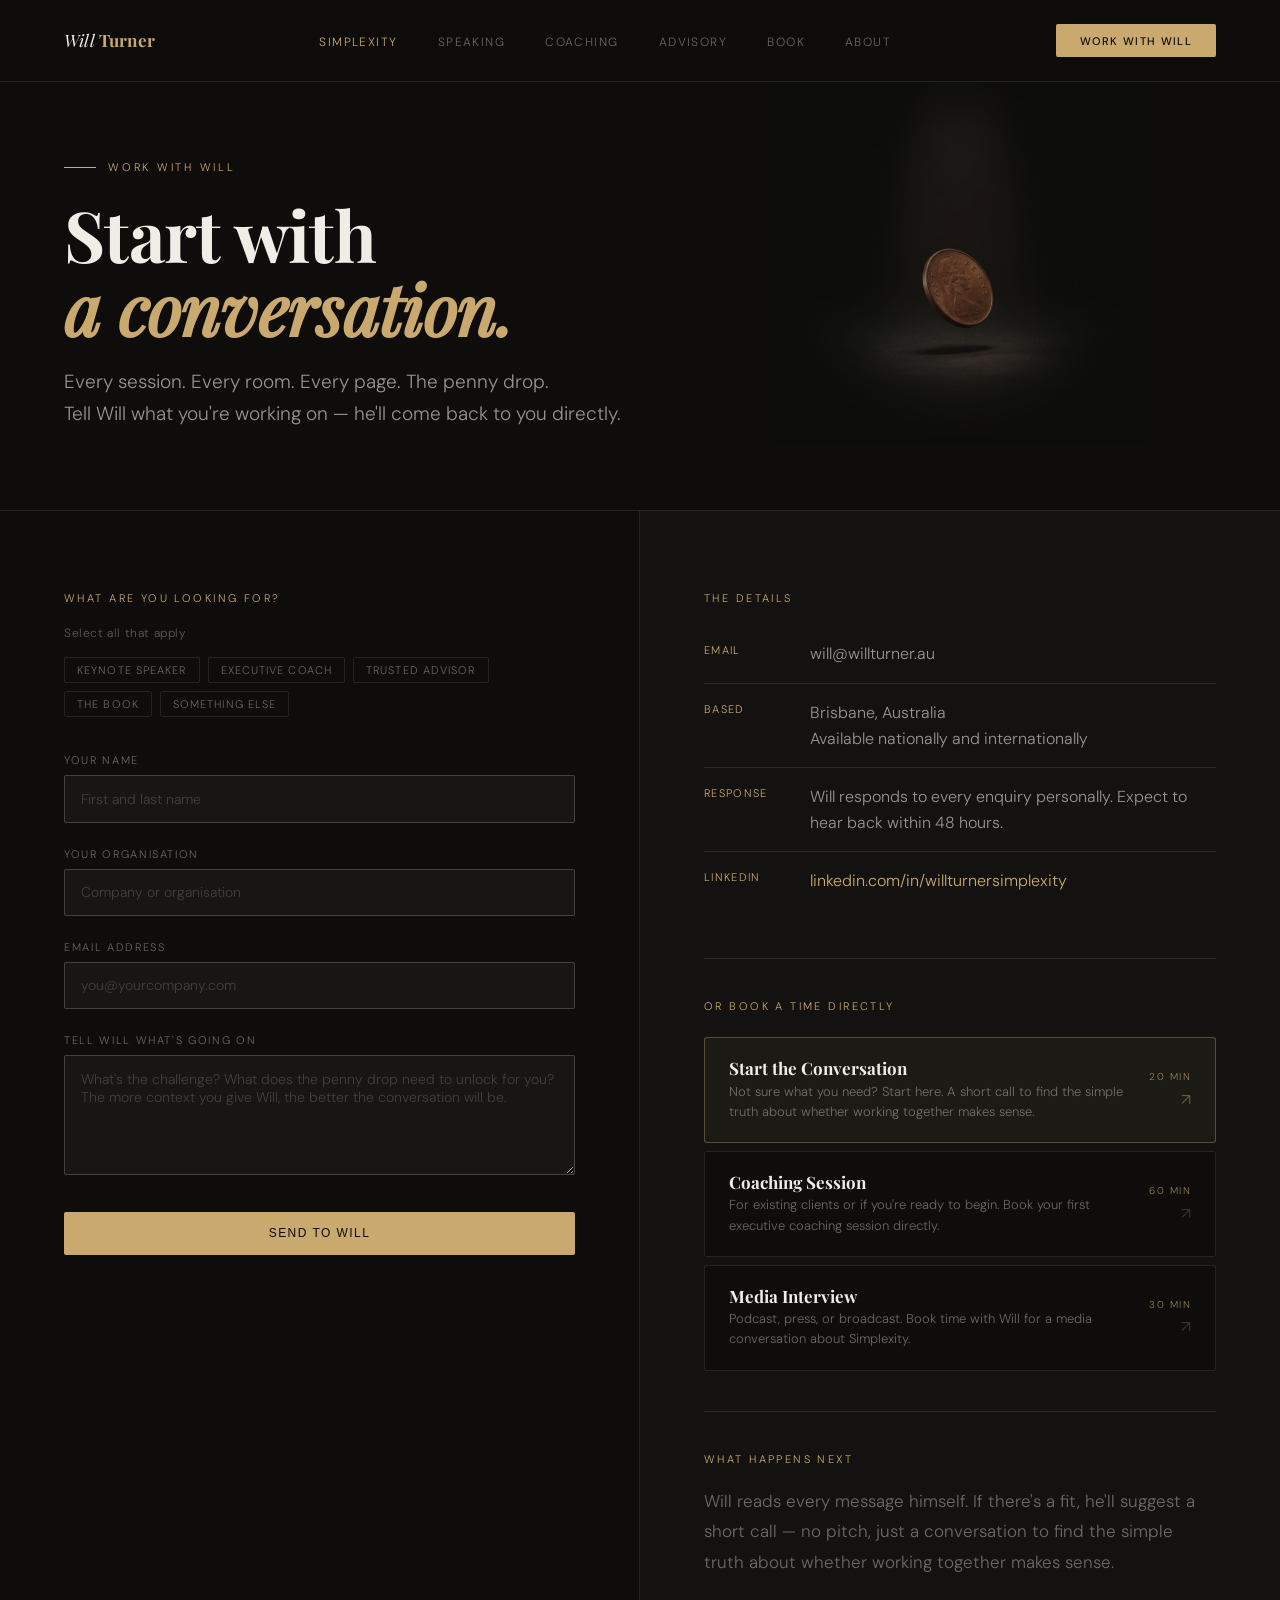
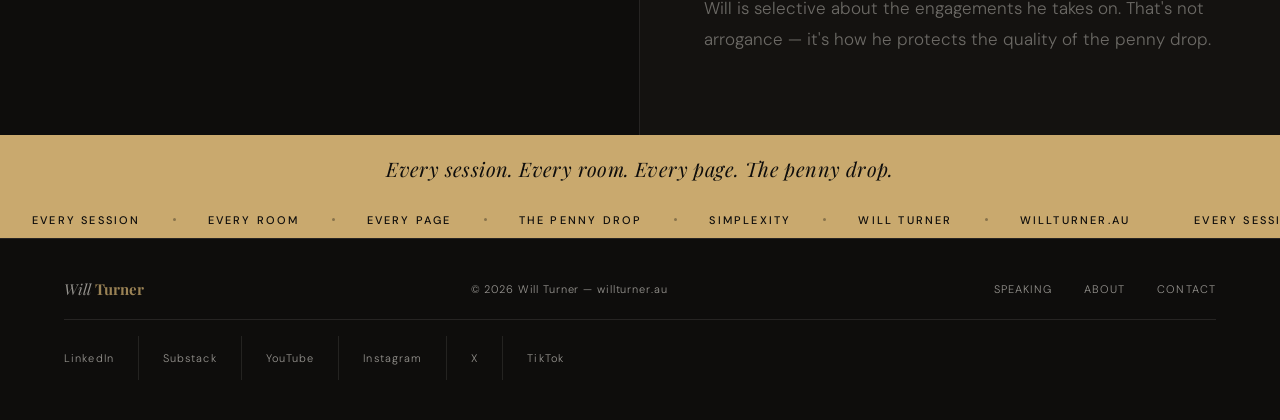
<file: contact.html>
<!DOCTYPE html>
<html lang="en">
<head>
<meta charset="UTF-8"><meta name="viewport" content="width=device-width, initial-scale=1.0">
<title>Book Will Turner — Keynote Speaker, Coach &amp; Advisor | willturner.au</title>
  <link rel="icon" href="/favicon.svg" type="image/svg+xml">
  <link rel="icon" href="/favicon.ico" sizes="any">
  <link rel="apple-touch-icon" href="/apple-touch-icon.png">
<meta name="description" content="Book Will Turner as keynote speaker, executive coach, or trusted advisor. Award-winning author. Brisbane, Australia. Working nationally and internationally.">
<link rel="canonical" href="https://willturner.au/contact">
<meta property="og:title" content="Work with Will Turner — Simplexity">
<meta property="og:description" content="Enquire about booking Will Turner as a keynote speaker, executive coach, or trusted advisor. Based in Brisbane. Working with leaders worldwide.">
<meta property="og:url" content="https://willturner.au/contact">
<meta property="og:type" content="website">
<meta property="og:image" content="https://willturner.au/og-image.jpg">
<meta property="og:image:width" content="1200">
<meta property="og:image:height" content="630">
<meta property="og:site_name" content="Will Turner — Simplexity">
<meta property="og:locale" content="en_AU">
<meta name="twitter:card" content="summary_large_image">
<meta name="twitter:title" content="Work with Will Turner — Simplexity">
<meta name="twitter:description" content="Enquire about booking Will Turner as a keynote speaker, executive coach, or trusted advisor. Based in Brisbane. Working with leaders worldwide.">
<meta name="twitter:image" content="https://willturner.au/og-image.jpg">
<meta name="twitter:site" content="@willturner_au">
<meta name="robots" content="index, follow, max-snippet:-1, max-image-preview:large, max-video-preview:-1">
<meta name="theme-color" content="#0e0d0c">
<link rel="alternate" hreflang="en-AU" href="https://willturner.au/contact">
<link rel="alternate" hreflang="en" href="https://willturner.au/contact">
<meta name="geo.region" content="AU-QLD">
<meta name="geo.placename" content="Brisbane, Queensland, Australia">
<meta name="author" content="Will Turner">
<meta name="keywords" content="book Will Turner, contact Will Turner, Will Turner enquiry, keynote speaker Brisbane contact, executive coach Brisbane enquiry">
<link rel="preload" href="fonts/dm-sans-400.woff2" as="font" type="font/woff2" crossorigin>
<link rel="preload" href="fonts/dm-sans-300.woff2" as="font" type="font/woff2" crossorigin>
<link rel="preload" href="fonts/dm-sans-500.woff2" as="font" type="font/woff2" crossorigin>
<link rel="preload" href="fonts/playfair-display-400.woff2" as="font" type="font/woff2" crossorigin>
<link rel="preload" href="fonts/playfair-display-700.woff2" as="font" type="font/woff2" crossorigin>
<link rel="preload" href="fonts/playfair-display-400italic.woff2" as="font" type="font/woff2" crossorigin>
<link rel="stylesheet" href="style.css">
<style>
.contact-wrap {
  display: grid;
  grid-template-columns: 1fr 1fr;
  min-height: 70vh;
}
.contact-left {
  padding: 5rem 4rem;
  border-right: 0.5px solid var(--cream-10);
}
.contact-right {
  padding: 5rem 4rem;
  background: var(--shadow);
}

/* ===== OFFER PILLS ===== */
.offer-pill {
  display: inline-block;
  font-size: 11px;
  letter-spacing: 0.1em;
  text-transform: uppercase;
  padding: 5px 12px;
  border-radius: 2px;
  border: 0.5px solid var(--cream-10);
  color: var(--cream-40);
  margin: 4px 4px 4px 0;
  cursor: pointer;
  transition: all 0.2s;
}
.offer-pill:hover,
.offer-pill.selected {
  border-color: var(--gold);
  color: var(--gold);
  background: rgba(201,169,110,0.08);
}

/* ===== FORM ===== */
.form-group { margin-bottom: 1.5rem; }
.form-label {
  font-size: 11px;
  letter-spacing: 0.15em;
  text-transform: uppercase;
  color: var(--cream-40);
  display: block;
  margin-bottom: 0.5rem;
}
.form-input {
  width: 100%;
  background: rgba(240,237,230,0.04);
  border: 0.5px solid var(--cream-20);
  border-radius: 2px;
  padding: 0.85rem 1rem;
  color: var(--cream);
  font-family: 'DM Sans', sans-serif;
  font-size: 14px;
  font-weight: 300;
  outline: none;
  transition: border-color 0.2s;
}
.form-input:focus { border-color: var(--gold); }
.form-input::placeholder { color: var(--cream-20); }
textarea.form-input { resize: vertical; min-height: 120px; }

/* ===== DETAIL ROWS ===== */
.detail-row {
  display: flex;
  gap: 1rem;
  padding: 1rem 0;
  border-bottom: 0.5px solid var(--cream-10);
  align-items: flex-start;
}
.detail-label {
  font-size: 11px;
  letter-spacing: 0.12em;
  text-transform: uppercase;
  color: var(--gold);
  min-width: 90px;
  padding-top: 2px;
  flex-shrink: 0;
}
.detail-val {
  font-size: 16px;
  color: var(--cream-60);
  line-height: 1.6;
}

/* ===== CALENDLY BOOKING CARDS ===== */
.calendly-section {
  margin-top: 3rem;
  padding-top: 2.5rem;
  border-top: 0.5px solid var(--cream-10);
}
.calendly-section-label {
  font-size: 11px;
  letter-spacing: 0.22em;
  text-transform: uppercase;
  color: var(--gold);
  margin-bottom: 1.5rem;
}
.calendly-cards {
  display: flex;
  flex-direction: column;
  gap: 8px;
}

/* Primary card — Start the Conversation */
.calendly-card {
  display: flex;
  align-items: center;
  justify-content: space-between;
  gap: 1.25rem;
  padding: 1.25rem 1.5rem;
  border: 0.5px solid var(--cream-10);
  border-radius: 3px;
  background: var(--ink);
  text-decoration: none;
  transition: border-color 0.25s, background 0.25s;
  cursor: pointer;
}
.calendly-card:hover {
  border-color: rgba(201,169,110,0.4);
  background: rgba(201,169,110,0.03);
}
.calendly-card.primary {
  border-color: rgba(201,169,110,0.35);
  background: rgba(201,169,110,0.05);
}
.calendly-card.primary:hover {
  border-color: var(--gold);
  background: rgba(201,169,110,0.09);
}
.calendly-card-text {}
.calendly-card-title {
  font-family: 'Playfair Display', serif;
  font-size: 17px;
  font-weight: 700;
  color: var(--cream);
  margin-bottom: 0.2rem;
  line-height: 1.2;
}
.calendly-card.primary .calendly-card-title {
  color: var(--cream);
}
.calendly-card-desc {
  font-size: 13px;
  color: var(--cream-40);
  line-height: 1.55;
}
.calendly-card-meta {
  display: flex;
  flex-direction: column;
  align-items: flex-end;
  gap: 0.35rem;
  flex-shrink: 0;
}
.calendly-card-duration {
  font-size: 10px;
  letter-spacing: 0.15em;
  text-transform: uppercase;
  color: var(--gold);
  opacity: 0.7;
}
.calendly-card-arrow {
  font-size: 16px;
  color: var(--cream-20);
  transition: color 0.2s, transform 0.2s;
}
.calendly-card:hover .calendly-card-arrow {
  color: var(--gold);
  transform: translate(2px, -2px);
}
.calendly-card.primary .calendly-card-arrow {
  color: rgba(201,169,110,0.5);
}
.calendly-card.primary:hover .calendly-card-arrow {
  color: var(--gold);
}

/* ===== WHAT HAPPENS NEXT ===== */
.next-section {
  margin-top: 2.5rem;
  padding-top: 2.5rem;
  border-top: 0.5px solid var(--cream-10);
}

/* ===== MOBILE NAV — handled by style.css ===== */
@media(max-width:960px) {
  .contact-wrap { display: block; min-height: auto; }
  .contact-left { padding: 3rem 1.5rem; border-right: none; border-bottom: 0.5px solid var(--cream-10); }
  .contact-right { padding: 3rem 1.5rem; }
  .calendly-section { margin-top: 2rem; padding-top: 2rem; }
}
@media(max-width:560px) {
  .calendly-card { flex-direction: column; align-items: flex-start; gap: 0.75rem; }
  .calendly-card-meta { flex-direction: row; align-items: center; gap: 1rem; }
}
</style>
<link rel="alternate" type="text/plain" title="AI-readable summary" href="https://willturner.au/llms.txt">
</head>
<body>

<!-- NAV -->
<div id="site-nav"></div>

<!-- HERO -->
<div class="page-hero" style="position:relative;overflow:hidden;">
  <!-- Coin — centred in right half, purely decorative -->
  <div style="position:absolute;right:0;top:0;bottom:0;width:50%;display:flex;align-items:center;justify-content:center;pointer-events:none;" aria-hidden="true">
    <picture>
      <source srcset="penny-drop-coin.avif" type="image/avif">
      <source srcset="penny-drop-coin.webp" type="image/webp">
      <img src="penny-drop-coin.webp" alt="" style="width:380px;height:auto;display:block;opacity:0.45;">
    </picture>
  </div>
  <!-- Hero text — unchanged -->
  <div style="position:relative;z-index:2;">
    <div class="page-eyebrow">Work with Will</div>
    <h1 class="page-headline">Start with<br><em>a conversation.</em></h1>
    <p class="page-sub">Every session. Every room. Every page. The penny drop.<br>Tell Will what you're working on &mdash; he'll come back to you directly.</p>
  </div>
</div>

<!-- CONTACT TWO-COLUMN -->
<div class="contact-wrap">

  <!-- LEFT — Enquiry form -->
  <div class="contact-left">
    <div class="section-label">What are you looking for?</div>
    <form id="contact-form" action="https://formspree.io/f/xbdwdqkq" method="POST">
      <div style="margin-bottom:2rem;">
        <p style="font-size:12px;color:rgba(240,237,230,0.35);margin-bottom:0.75rem;letter-spacing:0.05em;">Select all that apply</p>
        <span class="offer-pill" onclick="this.classList.toggle('selected')">Keynote Speaker</span>
        <span class="offer-pill" onclick="this.classList.toggle('selected')">Executive Coach</span>
        <span class="offer-pill" onclick="this.classList.toggle('selected')">Trusted Advisor</span>
        <span class="offer-pill" onclick="this.classList.toggle('selected')">The Book</span>
        <span class="offer-pill" onclick="this.classList.toggle('selected')">Something else</span>
      </div>
      <div class="form-group">
        <label class="form-label">Your name</label>
        <input type="text" name="name" required class="form-input" placeholder="First and last name">
      </div>
      <div class="form-group">
        <label class="form-label">Your organisation</label>
        <input type="text" name="organisation" class="form-input" placeholder="Company or organisation">
      </div>
      <div class="form-group">
        <label class="form-label">Email address</label>
        <input type="email" name="email" required class="form-input" placeholder="you@yourcompany.com">
      </div>
      <div class="form-group">
        <label class="form-label">Tell Will what's going on</label>
        <textarea name="message" class="form-input" placeholder="What's the challenge? What does the penny drop need to unlock for you? The more context you give Will, the better the conversation will be."></textarea>
      </div>
      <input type="hidden" name="_subject" value="New enquiry — willturner.au">
      <input type="hidden" name="_next" value="https://willturner.au/thankyou.html">
      <button type="submit" class="btn-primary" style="margin-top:0.5rem;width:100%;cursor:pointer;border:none;">Send to Will</button>
    </form>
    <script>
      const form = document.getElementById('contact-form');
      form.addEventListener('submit', async function(e) {
        e.preventDefault();
        const btn = form.querySelector('button[type=submit]');
        btn.textContent = 'Sending...';
        btn.style.opacity = '0.7';
        const data = new FormData(form);
        try {
          const response = await fetch('https://formspree.io/f/xbdwdqkq', {
            method: 'POST',
            body: data,
            headers: { 'Accept': 'application/json' }
          });
          if (response.ok) {
            window.location.href = 'thankyou.html';
          } else {
            btn.textContent = 'Send to Will';
            btn.style.opacity = '1';
            alert('Something went wrong. Please email will@willturner.au directly.');
          }
        } catch(err) {
          btn.textContent = 'Send to Will';
          btn.style.opacity = '1';
          alert('Something went wrong. Please email will@willturner.au directly.');
        }
      });
    </script>
  </div>

  <!-- RIGHT — Details + Calendly + What happens next -->
  <div class="contact-right">

    <!-- Contact details -->
    <div class="section-label">The details</div>
    <div class="detail-row">
      <div class="detail-label">Email</div>
      <div class="detail-val"><a href="mailto:will@willturner.au" style="color:inherit;text-decoration:none;">will@willturner.au</a></div>
    </div>
    <div class="detail-row">
      <div class="detail-label">Based</div>
      <div class="detail-val">Brisbane, Australia<br>Available nationally and internationally</div>
    </div>
    <div class="detail-row">
      <div class="detail-label">Response</div>
      <div class="detail-val">Will responds to every enquiry personally. Expect to hear back within 48 hours.</div>
    </div>
    <div class="detail-row" style="border-bottom:none;">
      <div class="detail-label">LinkedIn</div>
      <div class="detail-val"><a href="https://www.linkedin.com/in/willturnersimplexity" target="_blank" rel="noopener" style="color:var(--gold);text-decoration:none;">linkedin.com/in/willturnersimplexity</a></div>
    </div>

    <!-- Calendly booking cards -->
    <div class="calendly-section">
      <div class="calendly-section-label">Or book a time directly</div>
      <div class="calendly-cards">

        <!-- Primary: Start the Conversation -->
        <a href="https://calendly.com/willturner-au/start" target="_blank" rel="noopener" class="calendly-card primary">
          <div class="calendly-card-text">
            <div class="calendly-card-title">Start the Conversation</div>
            <div class="calendly-card-desc">Not sure what you need? Start here. A short call to find the simple truth about whether working together makes sense.</div>
          </div>
          <div class="calendly-card-meta">
            <div class="calendly-card-duration">20 min</div>
            <div class="calendly-card-arrow">↗</div>
          </div>
        </a>

        <!-- Coaching Session -->
        <a href="https://calendly.com/willturner-au/coaching" target="_blank" rel="noopener" class="calendly-card">
          <div class="calendly-card-text">
            <div class="calendly-card-title">Coaching Session</div>
            <div class="calendly-card-desc">For existing clients or if you're ready to begin. Book your first executive coaching session directly.</div>
          </div>
          <div class="calendly-card-meta">
            <div class="calendly-card-duration">60 min</div>
            <div class="calendly-card-arrow">↗</div>
          </div>
        </a>

        <!-- Media Interview -->
        <a href="https://calendly.com/willturner-au/media" target="_blank" rel="noopener" class="calendly-card">
          <div class="calendly-card-text">
            <div class="calendly-card-title">Media Interview</div>
            <div class="calendly-card-desc">Podcast, press, or broadcast. Book time with Will for a media conversation about Simplexity.</div>
          </div>
          <div class="calendly-card-meta">
            <div class="calendly-card-duration">30 min</div>
            <div class="calendly-card-arrow">↗</div>
          </div>
        </a>

      </div>
    </div>

    <!-- What happens next -->
    <div class="next-section">
      <div class="section-label">What happens next</div>
      <p style="font-size:17px;color:var(--cream-40);line-height:1.8;margin-bottom:1rem;">Will reads every message himself. If there's a fit, he'll suggest a short call &mdash; no pitch, just a conversation to find the simple truth about whether working together makes sense.</p>
      <p style="font-size:17px;color:var(--cream-40);line-height:1.8;">Will is selective about the engagements he takes on. That's not arrogance &mdash; it's how he protects the quality of the penny drop.</p>
    </div>

  </div>
</div>

<div id="site-pre-footer"></div>

<div id="site-footer"></div>

<script type="application/ld+json">{"@context":"https://schema.org","@graph":[{"@type":"BreadcrumbList","itemListElement":[{"@type":"ListItem","position":1,"name":"Home","item":"https://willturner.au/"},{"@type":"ListItem","position":2,"name":"Contact","item":"https://willturner.au/contact"}]},{"@type":"WebPage","@id":"https://willturner.au/contact#webpage","url":"https://willturner.au/contact","name":"Work with Will Turner — Contact","dateModified":"2026-05-14"},{"@type":"Person","@id":"https://willturner.au/#will","name":"Will Turner","url":"https://willturner.au","jobTitle":"Keynote Speaker, Executive Coach, Trusted Advisor, Author","description":"Will Turner helps leaders cut through unconscious complexity and find the simple human truth at the centre of every challenge. Creator of Simplexity. Based in Brisbane, Australia.","address":{"@type":"PostalAddress","addressLocality":"Brisbane","addressRegion":"Queensland","addressCountry":"AU"}},{"@type":"ContactPage","name":"Work with Will Turner","url":"https://willturner.au/contact"}]}</script>
<!-- Google Analytics — deferred until after page load -->
<script>
  window.addEventListener('load', function(){
    var s = document.createElement('script');
    s.src = 'https://www.googletagmanager.com/gtag/js?id=G-3JH7PQW1F5';
    s.defer = true;
    document.head.appendChild(s);
    s.onload = function(){
      window.dataLayer = window.dataLayer || [];
      function gtag(){dataLayer.push(arguments);}
      gtag('js', new Date());
      gtag('config', 'G-3JH7PQW1F5');
    };
  });
</script>
<script src="main.js" defer></script>
</body>
</html>
</file>
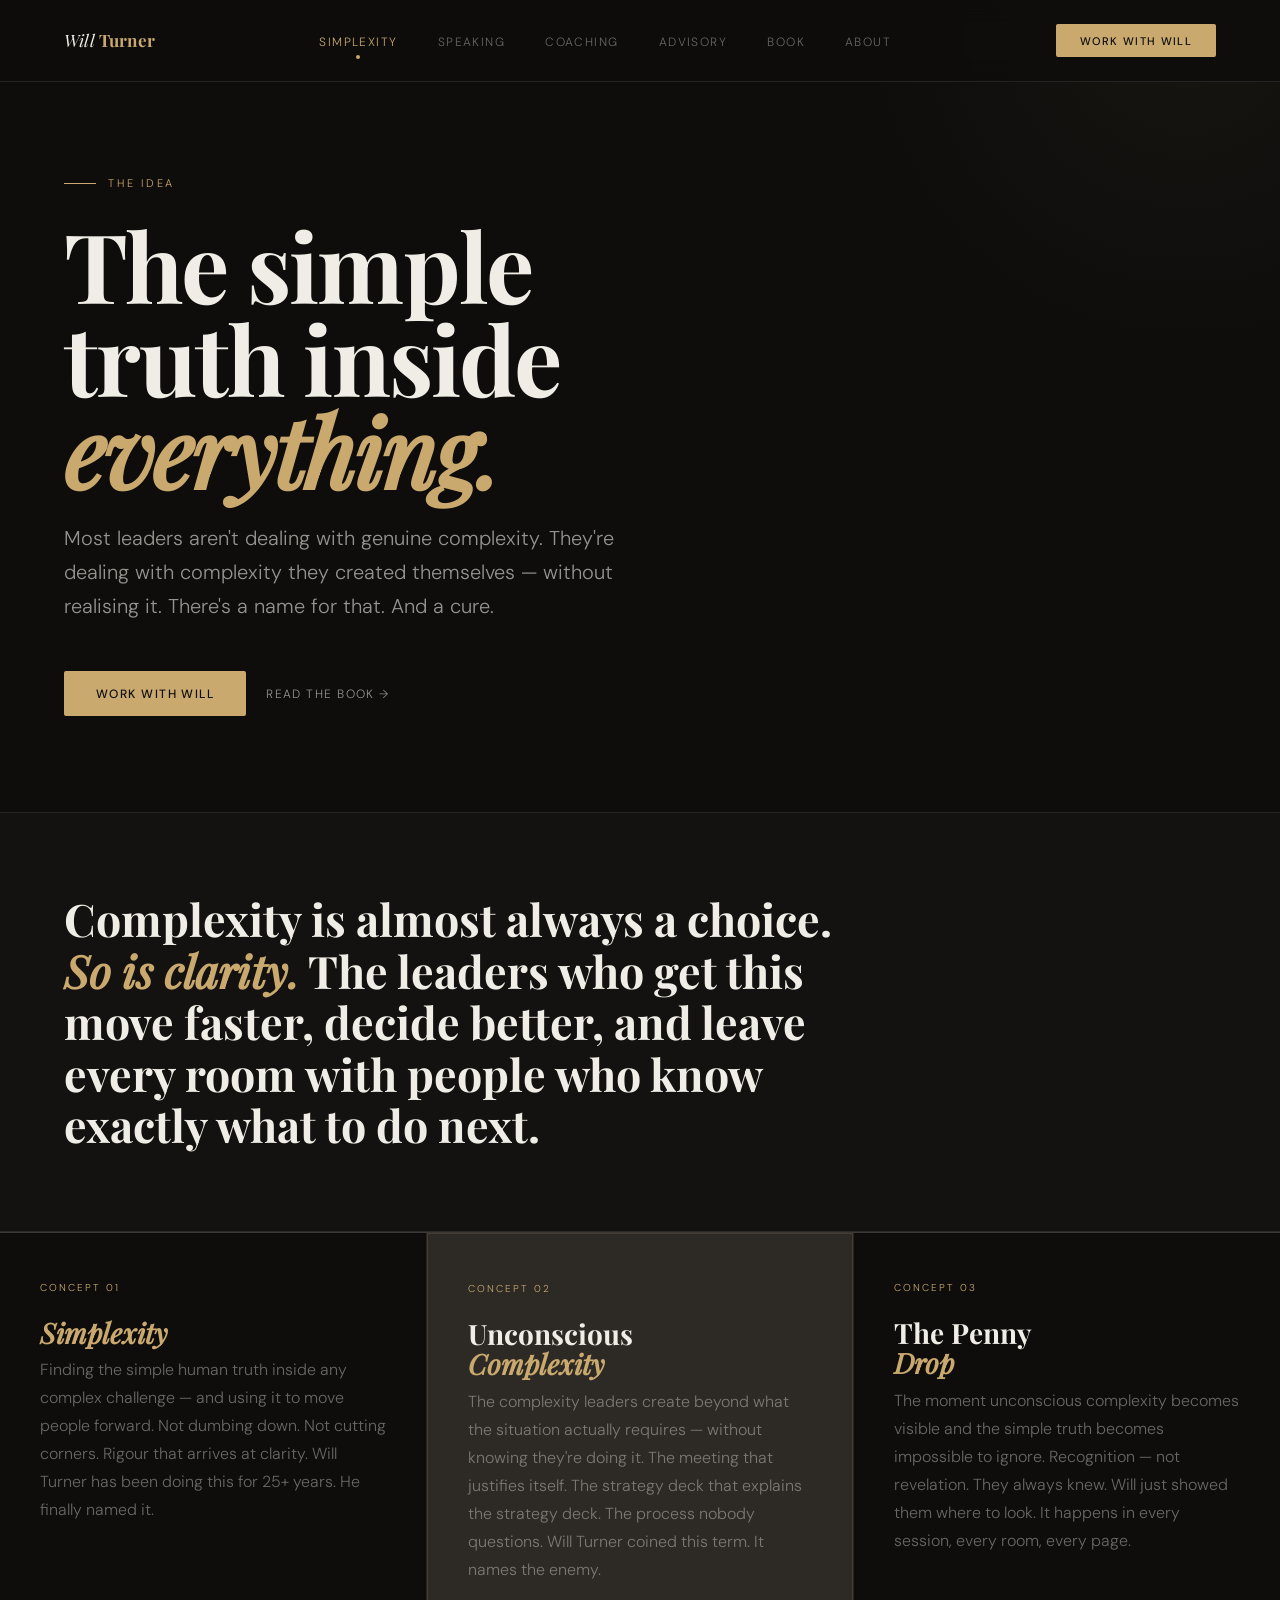
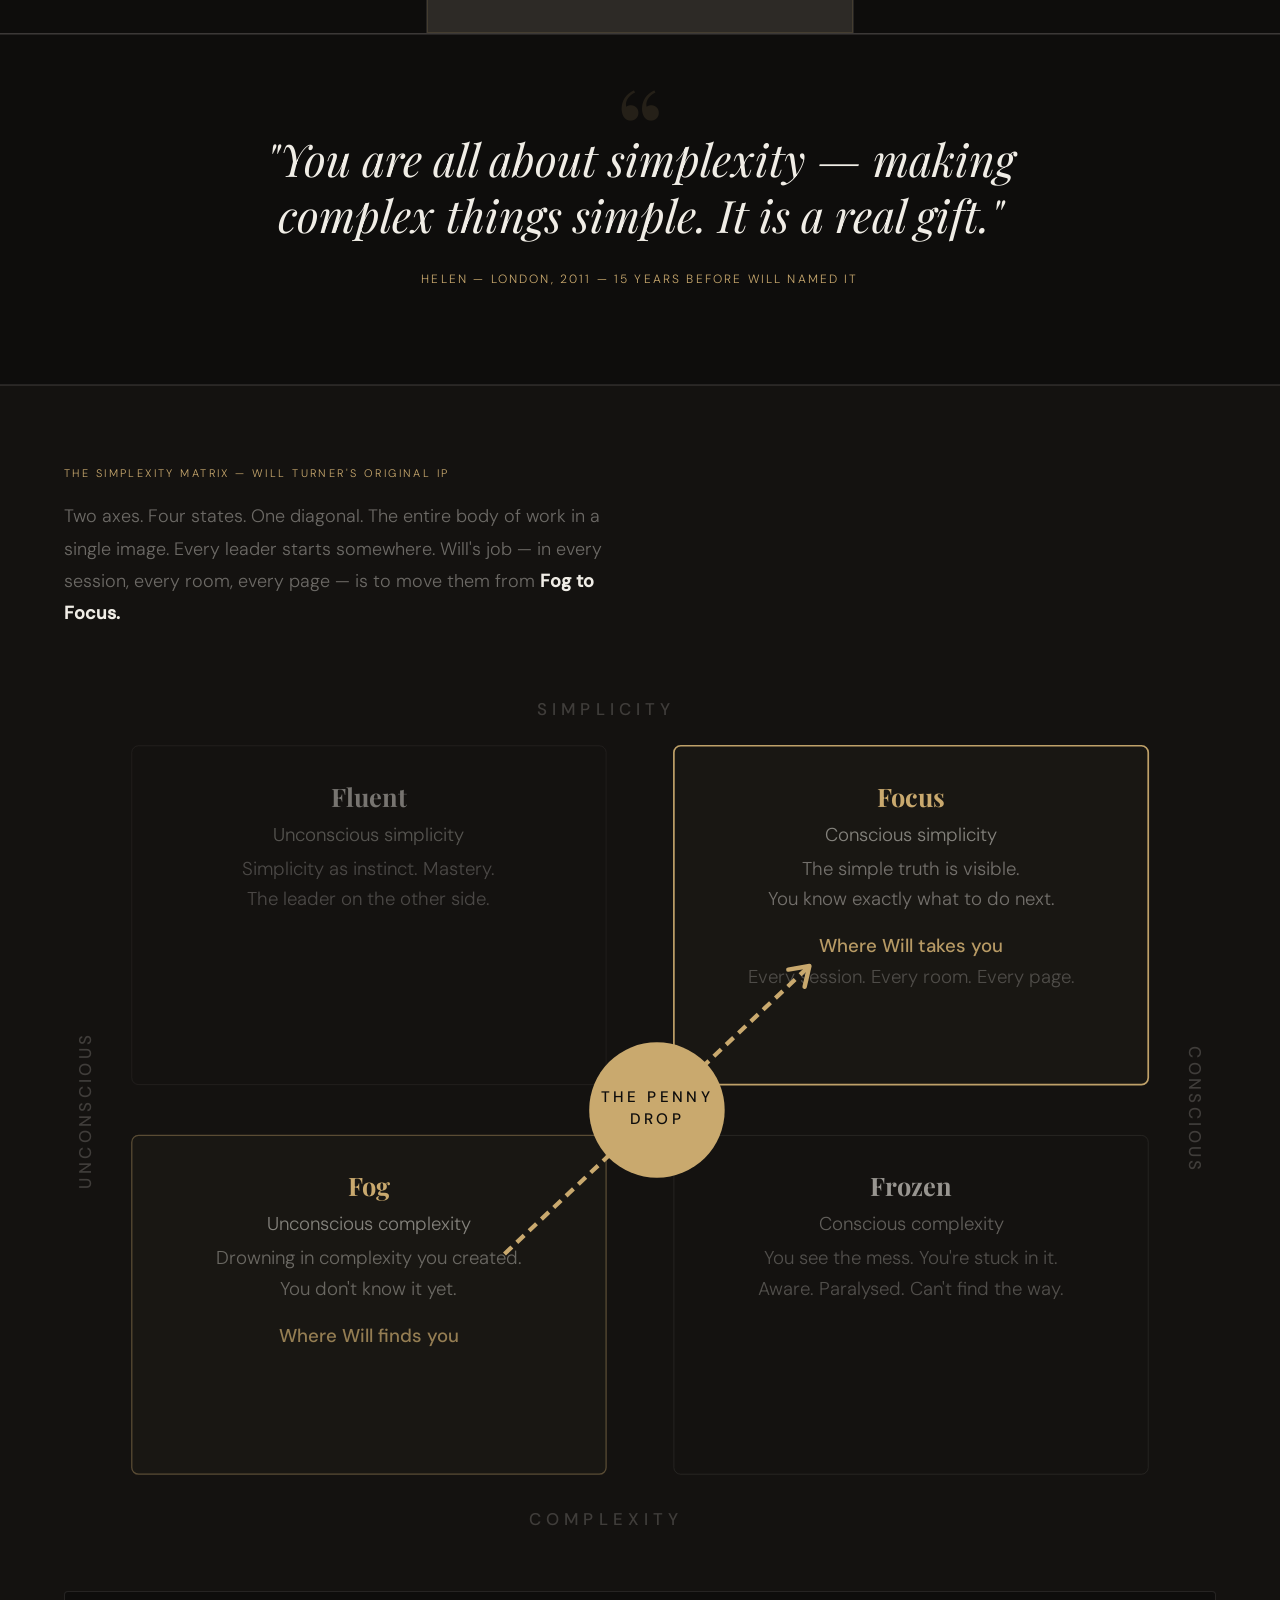
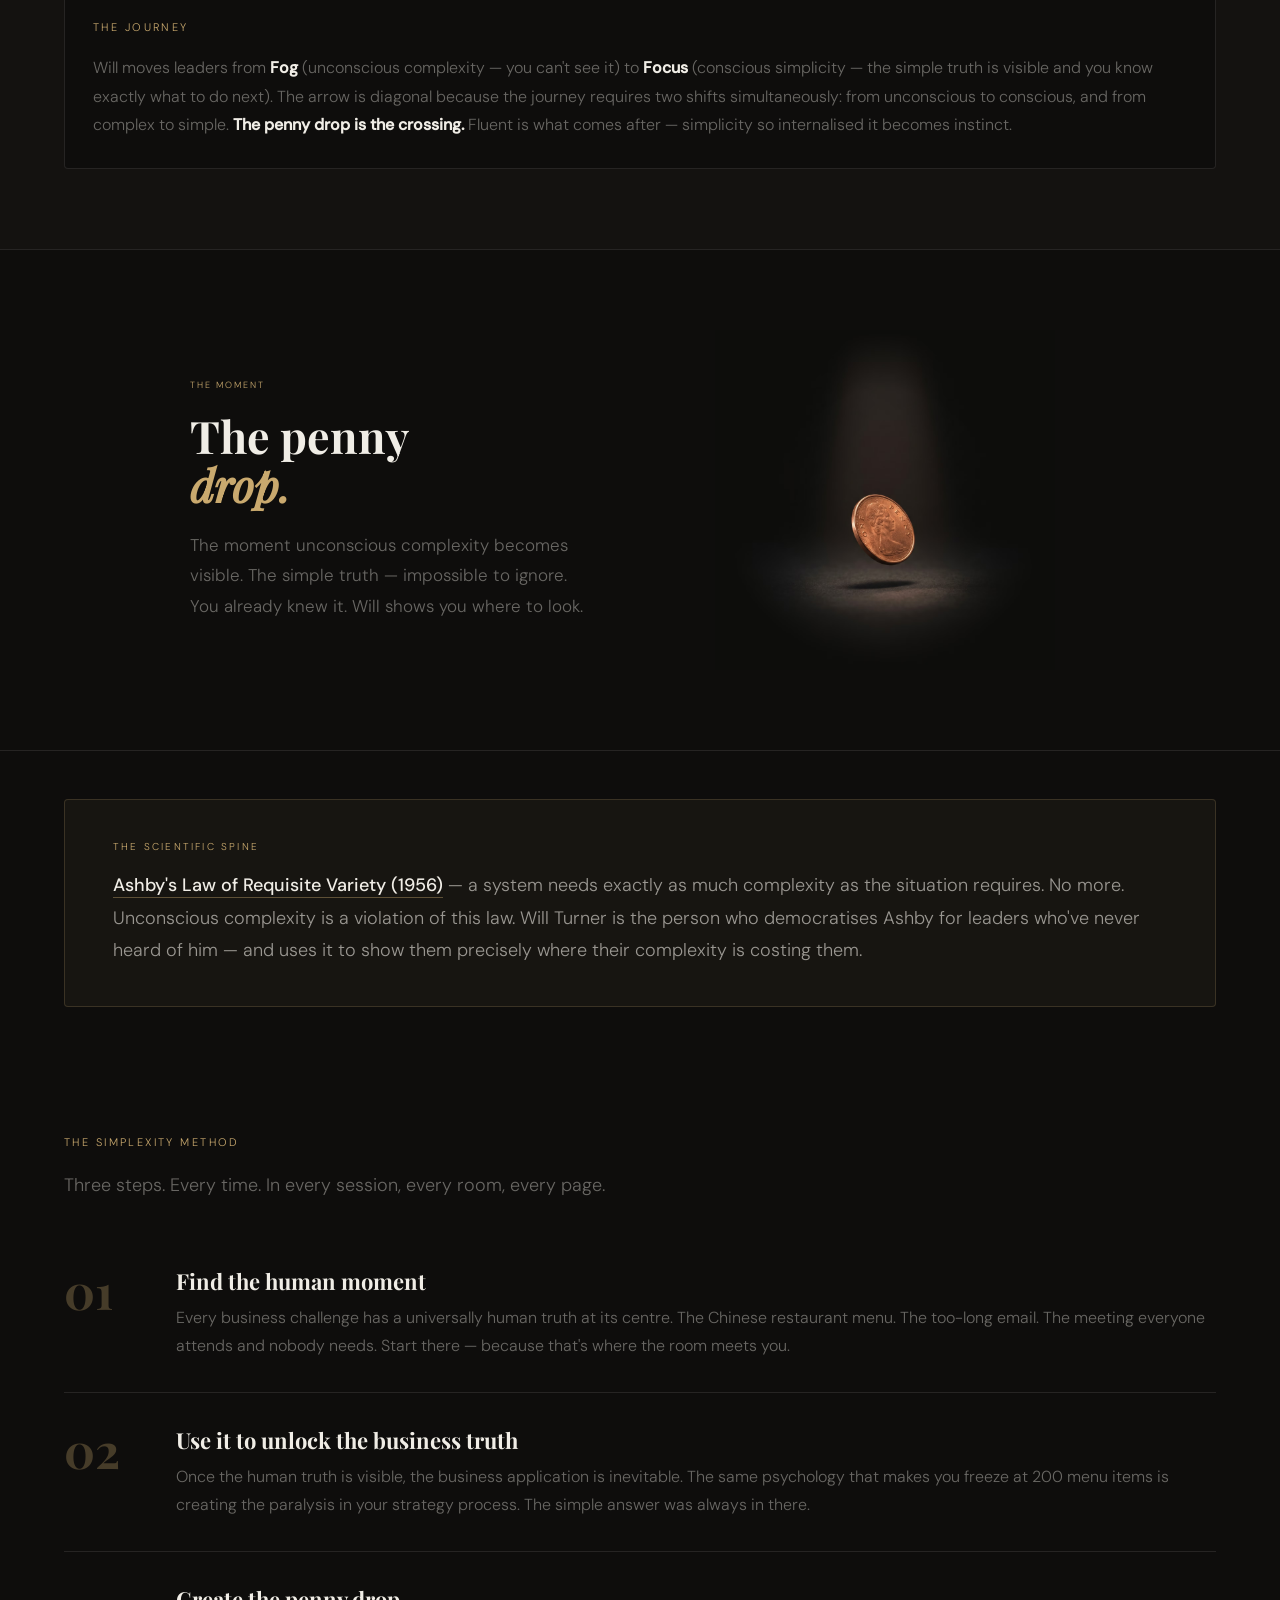
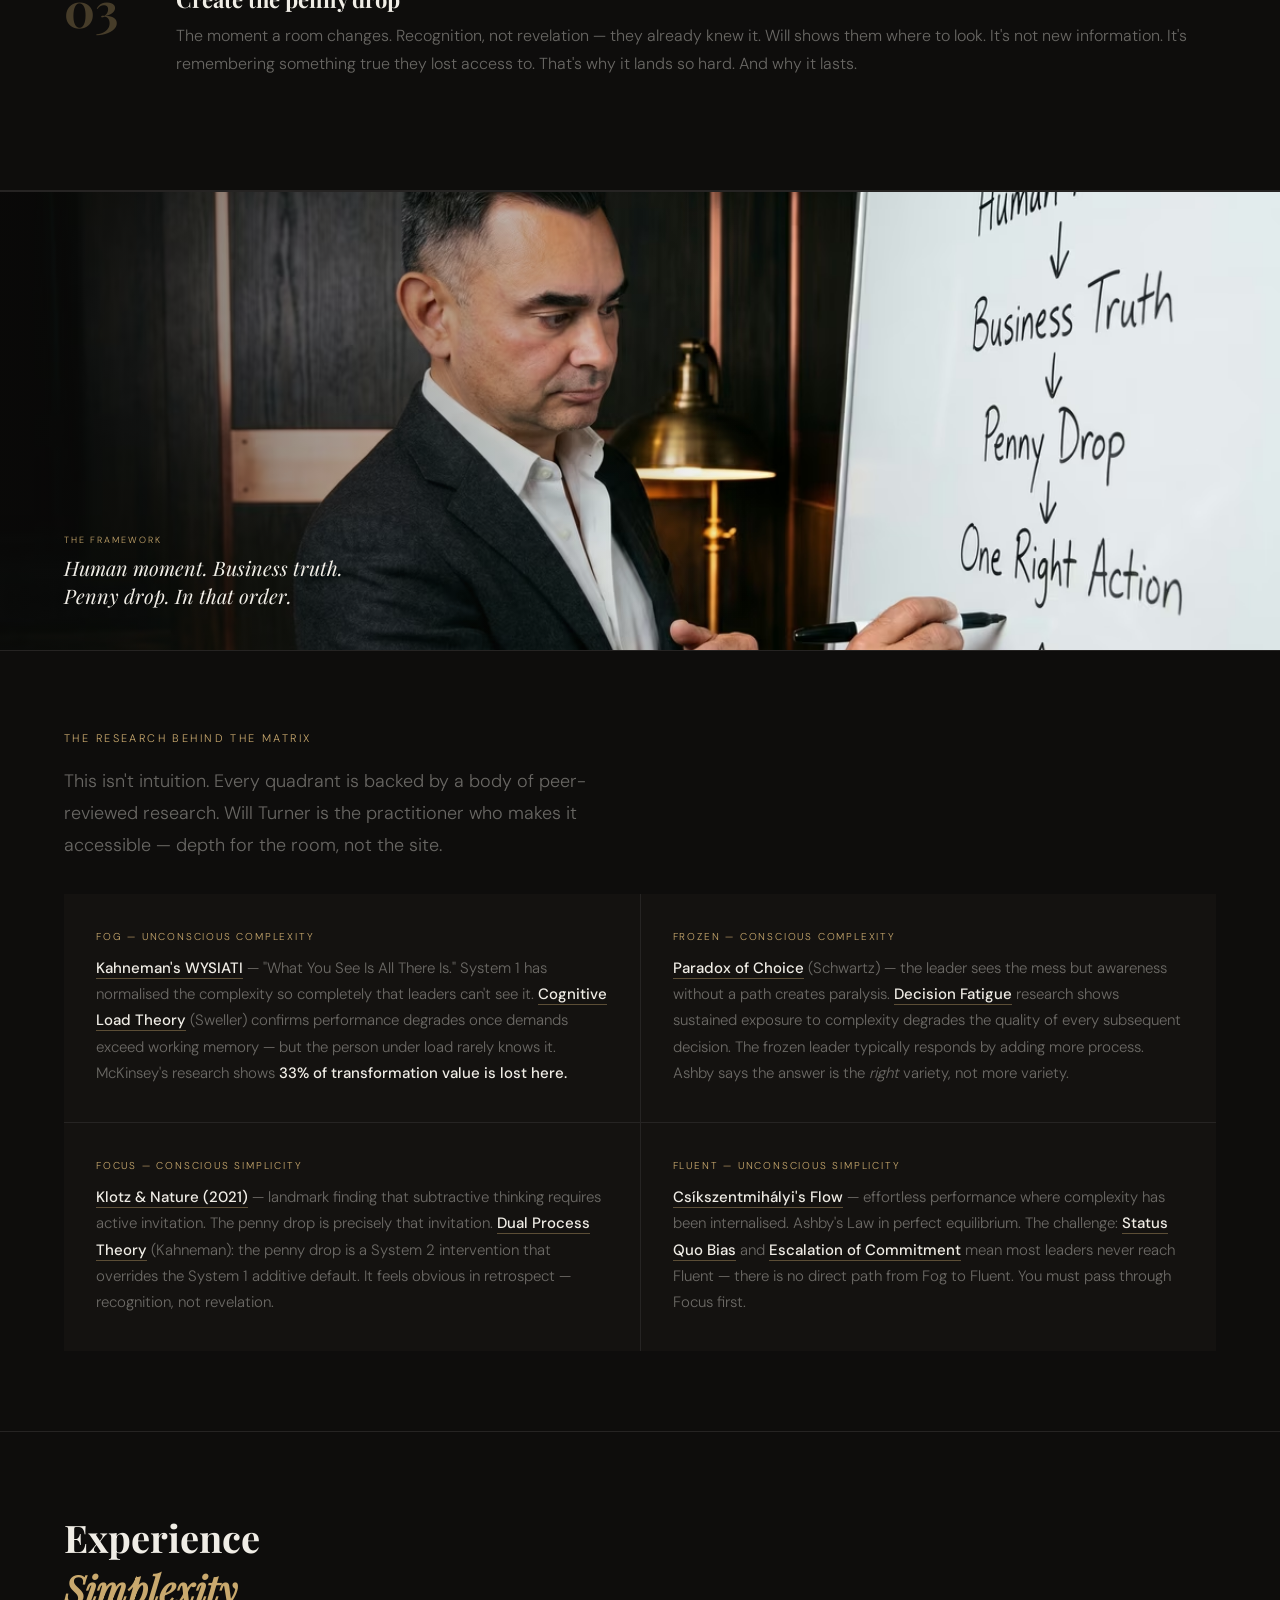
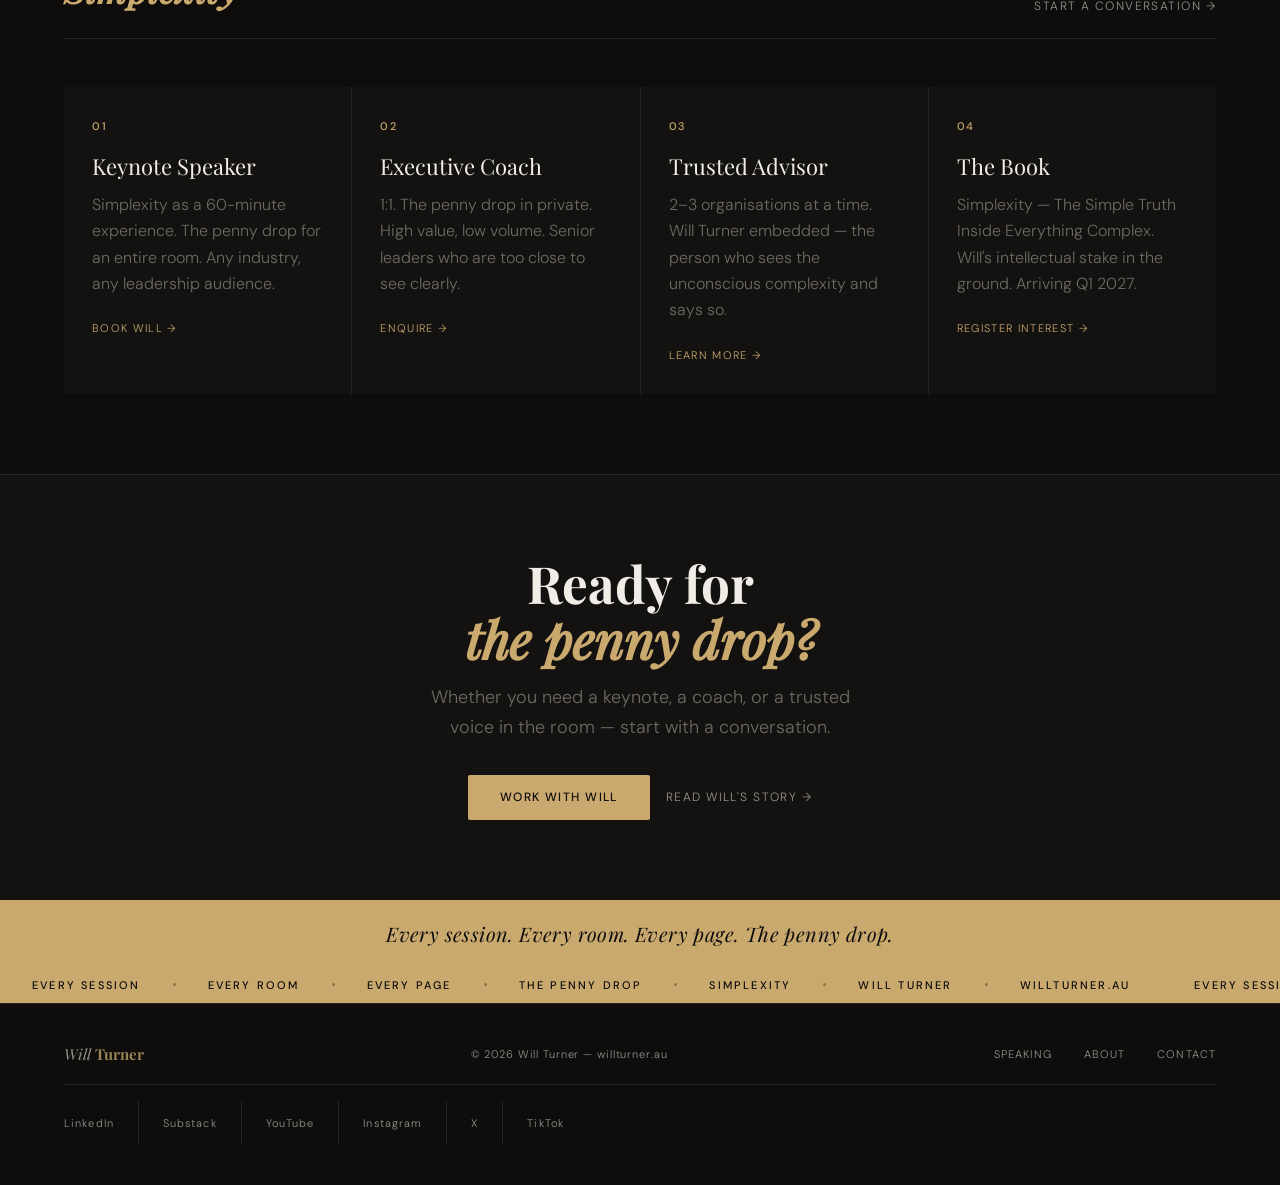
<file: simplexity.html>
<!DOCTYPE html>
<html lang="en">
<head>
<meta charset="UTF-8"><meta name="viewport" content="width=device-width, initial-scale=1.0">
<title>Simplexity — The Idea That Changes Everything | Will Turner</title>
<link rel="icon" href="/favicon.svg" type="image/svg+xml">
<link rel="icon" href="/favicon.ico" sizes="any">
<link rel="apple-touch-icon" href="/apple-touch-icon.png">
<meta name="description" content="Simplexity: Will Turner's framework for finding the simple human truth inside complex challenges. The Simplexity Matrix, unconscious complexity, the penny drop.">
<link rel="canonical" href="https://willturner.au/simplexity">
<meta name="robots" content="index, follow, max-snippet:-1, max-image-preview:large, max-video-preview:-1">
<meta name="theme-color" content="#0e0d0c">
<link rel="alternate" hreflang="en-AU" href="https://willturner.au/simplexity">
<link rel="alternate" hreflang="en" href="https://willturner.au/simplexity">
<meta name="geo.region" content="AU-QLD">
<meta name="geo.placename" content="Brisbane, Queensland, Australia">
<meta name="author" content="Will Turner">
<meta name="keywords" content="Simplexity, what is Simplexity, unconscious complexity definition, Simplexity Matrix, penny drop moment, Will Turner Simplexity, leadership framework, complexity clarity framework">
<meta property="og:title" content="Simplexity — The Idea That Changes Everything | Will Turner">
<meta property="og:description" content="Most leaders aren't dealing with genuine complexity. They're dealing with complexity they created themselves — without knowing it. Simplexity is the cure.">
<meta property="og:url" content="https://willturner.au/simplexity">
<meta property="og:type" content="website">
<meta property="og:image" content="https://willturner.au/og-image.jpg">
<meta property="og:image:width" content="1200">
<meta property="og:image:height" content="630">
<meta property="og:site_name" content="Will Turner — Simplexity">
<meta property="og:locale" content="en_AU">
<meta name="twitter:card" content="summary_large_image">
<link rel="preload" href="fonts/dm-sans-400.woff2" as="font" type="font/woff2" crossorigin>
<link rel="preload" href="fonts/dm-sans-300.woff2" as="font" type="font/woff2" crossorigin>
<link rel="preload" href="fonts/dm-sans-500.woff2" as="font" type="font/woff2" crossorigin>
<link rel="preload" href="fonts/playfair-display-400.woff2" as="font" type="font/woff2" crossorigin>
<link rel="preload" href="fonts/playfair-display-700.woff2" as="font" type="font/woff2" crossorigin>
<link rel="preload" href="fonts/playfair-display-400italic.woff2" as="font" type="font/woff2" crossorigin>
<link rel="stylesheet" href="style.css">
<style>
/* Simplexity page hero */
.sx-hero {
  padding: 11rem 4rem 6rem;
  border-bottom: 0.5px solid var(--cream-10);
  position: relative;
  overflow: hidden;
}
.sx-hero::before {
  content: '';
  position: absolute;
  top: -40%;
  right: -20%;
  width: 700px;
  height: 700px;
  border-radius: 50%;
  background: radial-gradient(circle, rgba(201,169,110,0.05) 0%, transparent 65%);
  pointer-events: none;
}
.sx-hero-eyebrow {
  font-size: 11px;
  letter-spacing: 0.25em;
  text-transform: uppercase;
  color: var(--gold);
  margin-bottom: 1.75rem;
  display: flex;
  align-items: center;
  gap: 12px;
}
.sx-hero-eyebrow::before {
  content: '';
  display: block;
  width: 32px;
  height: 0.5px;
  background: var(--gold);
}
.sx-hero-headline {
  font-family: 'Playfair Display', serif;
  font-size: clamp(52px, 7.5vw, 100px);
  font-weight: 700;
  line-height: 0.97;
  letter-spacing: -0.02em;
  color: var(--cream);
  margin-bottom: 1.5rem;
  max-width: 800px;
}
.sx-hero-headline em {
  font-style: italic;
  color: var(--gold);
}
.sx-hero-sub {
  font-size: 20px;
  line-height: 1.7;
  color: var(--cream-60);
  max-width: 560px;
  font-weight: 300;
  margin-bottom: 3rem;
}
.sx-hero-actions {
  display: flex;
  gap: 1.25rem;
  align-items: center;
}

/* The statement band */
.statement-band {
  padding: 5rem 4rem;
  border-bottom: 0.5px solid var(--cream-10);
  background: var(--shadow);
}
.statement-text {
  font-family: 'Playfair Display', serif;
  font-size: clamp(26px, 3.5vw, 46px);
  font-weight: 700;
  line-height: 1.15;
  color: var(--cream);
  max-width: 780px;
}
.statement-text em {
  font-style: italic;
  color: var(--gold);
}

/* Three-concept section */
.concepts-grid {
  display: grid;
  grid-template-columns: 1fr 1fr 1fr;
  gap: 1px;
  background: var(--cream-10);
  border-top: 0.5px solid var(--cream-10);
  border-bottom: 0.5px solid var(--cream-10);
}
.concept-cell {
  background: var(--ink);
  padding: 3rem 2.5rem;
  position: relative;
}
.concept-cell.gold-accent {
  background: rgba(201,169,110,0.04);
  border: 0.5px solid rgba(201,169,110,0.15);
}
.concept-num {
  font-size: 10px;
  letter-spacing: 0.2em;
  color: var(--gold);
  margin-bottom: 1.5rem;
  text-transform: uppercase;
}
.concept-title {
  font-family: 'Playfair Display', serif;
  font-size: 28px;
  font-weight: 700;
  color: var(--cream);
  margin-bottom: 0.5rem;
  line-height: 1.1;
}
.concept-title em {
  font-style: italic;
  color: var(--gold);
}
.concept-body {
  font-size: 16px;
  color: var(--cream-40);
  line-height: 1.75;
}

/* Pull quote — large */
.pull-quote-large {
  padding: 6rem 4rem;
  text-align: center;
  border-top: 0.5px solid var(--cream-10);
  border-bottom: 0.5px solid var(--cream-10);
  position: relative;
}
.pull-quote-large::before {
  content: '\201C';
  position: absolute;
  top: 2rem;
  left: 50%;
  transform: translateX(-50%);
  font-family: 'Playfair Display', serif;
  font-size: 120px;
  color: var(--gold);
  opacity: 0.12;
  line-height: 1;
  pointer-events: none;
}
.pull-quote-large p {
  font-family: 'Playfair Display', serif;
  font-size: clamp(24px, 3.5vw, 48px);
  font-style: italic;
  color: var(--cream);
  max-width: 820px;
  margin: 0 auto 1.5rem;
  line-height: 1.25;
}
.pull-quote-large cite {
  font-size: 12px;
  letter-spacing: 0.18em;
  text-transform: uppercase;
  color: var(--gold);
  font-style: normal;
}

/* Science spine section */
.science-section {
  padding: 5rem 4rem;
  border-bottom: 0.5px solid var(--cream-10);
}
.science-grid {
  display: grid;
  grid-template-columns: 1fr 1fr;
  gap: 1px;
  background: var(--cream-10);
  margin-top: 2rem;
}
.science-cell {
  background: var(--shadow);
  padding: 2.25rem 2rem;
}
.science-cell-label {
  font-size: 10px;
  letter-spacing: 0.18em;
  text-transform: uppercase;
  color: var(--gold);
  margin-bottom: 0.75rem;
}
.science-cell-body {
  font-size: 15px;
  color: var(--cream-40);
  line-height: 1.75;
}
.science-cell-body strong {
  color: var(--cream);
  font-weight: 500;
}

/* Method steps */
.method-steps {
  padding: 5rem 4rem;
  border-bottom: 0.5px solid var(--cream-10);
}
.method-step {
  display: grid;
  grid-template-columns: 80px 1fr;
  gap: 2rem;
  padding: 2rem 0;
  border-bottom: 0.5px solid var(--cream-10);
  align-items: start;
}
.method-step:last-child { border-bottom: none; }
.method-step-num {
  font-family: 'Playfair Display', serif;
  font-size: 48px;
  font-weight: 700;
  color: var(--gold);
  opacity: 0.3;
  line-height: 1;
}
.method-step-content {}
.method-step-title {
  font-family: 'Playfair Display', serif;
  font-size: 22px;
  font-weight: 700;
  color: var(--cream);
  margin-bottom: 0.5rem;
}
.method-step-body {
  font-size: 16px;
  color: var(--cream-40);
  line-height: 1.75;
}

/* Ashby callout */
.ashby-callout {
  background: rgba(201,169,110,0.05);
  border: 0.5px solid rgba(201,169,110,0.2);
  border-radius: 4px;
  padding: 2.5rem 3rem;
  margin: 3rem 4rem;
}
.ashby-callout-label {
  font-size: 10px;
  letter-spacing: 0.22em;
  text-transform: uppercase;
  color: var(--gold);
  margin-bottom: 1rem;
}
.ashby-callout-text {
  font-size: 18px;
  color: var(--cream-60);
  line-height: 1.8;
}
.ashby-callout-text strong {
  color: var(--cream);
  font-weight: 500;
}

/* Mobile */
@media(max-width:860px) {
  .sx-hero { padding: 8rem 1.5rem 4rem; }
  .statement-band { padding: 3rem 1.5rem; }
  .concepts-grid { grid-template-columns: 1fr; }
  .concept-cell { padding: 2.5rem 1.5rem; }
  .pull-quote-large { padding: 4rem 1.5rem; }
  .science-section { padding: 3rem 1.5rem; }
  .science-grid { grid-template-columns: 1fr; }
  .method-steps { padding: 3rem 1.5rem; }
  .method-step { grid-template-columns: 48px 1fr; gap: 1rem; }
  .method-step-num { font-size: 36px; }
  .ashby-callout { margin: 2rem 1.5rem; padding: 2rem 1.5rem; }
  .sx-hero-actions { flex-wrap: wrap; gap: 1rem; }
}
@media(max-width:560px) {
  .sx-hero { padding: 7rem 1.25rem 3rem; }
}
/* External citation links */
.cite-link {
  color: inherit;
  border-bottom: 0.5px solid rgba(201,169,110,0.4);
  text-decoration: none;
  transition: border-color 0.2s;
}
.cite-link:hover {
  border-color: var(--gold);
  color: var(--cream);
}
</style>
<link rel="alternate" type="text/plain" title="AI-readable summary" href="https://willturner.au/llms.txt">
</head>
<body>
  <div id="site-nav"></div>

  <!-- HERO -->
  <section class="sx-hero reveal">
    <div class="sx-hero-eyebrow">The idea</div>
    <h1 class="sx-hero-headline">The simple<br>truth inside<br><em>everything.</em></h1>
    <p class="sx-hero-sub">Most leaders aren't dealing with genuine complexity. They're dealing with complexity they created themselves — without realising it. There's a name for that. And a cure.</p>
    <div class="sx-hero-actions">
      <a href="contact.html" class="btn-primary">Work with Will</a>
      <a href="book.html" class="btn-ghost">Read the book &rarr;</a>
    </div>
  </section>

  <!-- STATEMENT BAND -->
  <div class="statement-band reveal">
    <p class="statement-text">Complexity is almost always a choice. <em>So is clarity.</em> The leaders who get this move faster, decide better, and leave every room with people who know exactly what to do next.</p>
  </div>

  <!-- THREE CORE CONCEPTS -->
  <div class="concepts-grid">
    <div class="concept-cell reveal">
      <div class="concept-num">Concept 01</div>
      <h2 class="concept-title"><em>Simplexity</em></h2>
      <p class="concept-body">Finding the simple human truth inside any complex challenge — and using it to move people forward. Not dumbing down. Not cutting corners. Rigour that arrives at clarity. Will Turner has been doing this for 25+ years. He finally named it.</p>
    </div>
    <div class="concept-cell gold-accent reveal">
      <div class="concept-num">Concept 02</div>
      <h2 class="concept-title">Unconscious<br><em>Complexity</em></h2>
      <p class="concept-body">The complexity leaders create beyond what the situation actually requires — without knowing they're doing it. The meeting that justifies itself. The strategy deck that explains the strategy deck. The process nobody questions. Will Turner coined this term. It names the enemy.</p>
    </div>
    <div class="concept-cell reveal">
      <div class="concept-num">Concept 03</div>
      <h2 class="concept-title">The Penny<br><em>Drop</em></h2>
      <p class="concept-body">The moment unconscious complexity becomes visible and the simple truth becomes impossible to ignore. Recognition — not revelation. They always knew. Will just showed them where to look. It happens in every session, every room, every page.</p>
    </div>
  </div>

  <!-- PULL QUOTE -->
  <div class="pull-quote-large reveal">
    <p>"You are all about simplexity — making complex things simple. It is a real gift."</p>
    <cite>Helen — London, 2011 — 15 years before Will named it</cite>
  </div>

  <!-- THE SIMPLEXITY MATRIX -->
  <section class="matrix-section reveal">
    <div class="section-label">The Simplexity Matrix &mdash; Will Turner's original IP</div>
    <p style="font-size:18px;color:var(--cream-40);max-width:580px;line-height:1.8;margin-bottom:3rem;">Two axes. Four states. One diagonal. The entire body of work in a single image. Every leader starts somewhere. Will's job — in every session, every room, every page — is to move them from <strong style="color:var(--cream);">Fog to Focus.</strong></p>
    <svg width="100%" viewBox="0 0 680 520" role="img" style="display:block;">
      <title>The Simplexity Matrix</title>
      <desc>A 2x2 matrix: Simple at top, Complex at bottom. Unconscious left, Conscious right. Fog (bottom-left, unconscious complexity) to Focus (top-right, conscious simplicity) via the penny drop.</desc>
      <defs><marker id="arr" viewBox="0 0 10 10" refX="8" refY="5" markerWidth="7" markerHeight="7" orient="auto-start-reverse"><path d="M2 1L8 5L2 9" fill="none" stroke="context-stroke" stroke-width="1.5" stroke-linecap="round" stroke-linejoin="round"/></marker></defs>
      <rect x="40" y="40" width="280" height="200" rx="4" fill="#141210" stroke="rgba(240,237,230,0.07)" stroke-width="0.5"/>
      <rect x="360" y="40" width="280" height="200" rx="4" fill="#1a1814" stroke="#c9a96e" stroke-width="1" opacity="0.95"/>
      <rect x="40" y="270" width="280" height="200" rx="4" fill="#1a1814" stroke="rgba(201,169,110,0.4)" stroke-width="0.75" opacity="0.95"/>
      <rect x="360" y="270" width="280" height="200" rx="4" fill="#141210" stroke="rgba(240,237,230,0.1)" stroke-width="0.5"/>
      <text font-family="'Playfair Display',serif" font-size="15" font-weight="700" fill="rgba(240,237,230,0.45)" x="180" y="76" text-anchor="middle">Fluent</text>
      <text font-family="'DM Sans',sans-serif" font-size="11" fill="rgba(240,237,230,0.3)" x="180" y="96" text-anchor="middle">Unconscious simplicity</text>
      <text font-family="'DM Sans',sans-serif" font-size="11" fill="rgba(240,237,230,0.25)" x="180" y="116" text-anchor="middle">Simplicity as instinct. Mastery.</text>
      <text font-family="'DM Sans',sans-serif" font-size="11" fill="rgba(240,237,230,0.25)" x="180" y="134" text-anchor="middle">The leader on the other side.</text>
      <text font-family="'Playfair Display',serif" font-size="15" font-weight="700" fill="#c9a96e" x="500" y="76" text-anchor="middle">Focus</text>
      <text font-family="'DM Sans',sans-serif" font-size="11" fill="rgba(240,237,230,0.5)" x="500" y="96" text-anchor="middle">Conscious simplicity</text>
      <text font-family="'DM Sans',sans-serif" font-size="11" fill="rgba(240,237,230,0.42)" x="500" y="116" text-anchor="middle">The simple truth is visible.</text>
      <text font-family="'DM Sans',sans-serif" font-size="11" fill="rgba(240,237,230,0.42)" x="500" y="134" text-anchor="middle">You know exactly what to do next.</text>
      <text font-family="'DM Sans',sans-serif" font-size="11" font-weight="500" fill="rgba(201,169,110,0.9)" x="500" y="162" text-anchor="middle">Where Will takes you</text>
      <text font-family="'DM Sans',sans-serif" font-size="11" fill="rgba(240,237,230,0.25)" x="500" y="180" text-anchor="middle">Every session. Every room. Every page.</text>
      <text font-family="'Playfair Display',serif" font-size="15" font-weight="700" fill="#c9a96e" x="180" y="306" text-anchor="middle">Fog</text>
      <text font-family="'DM Sans',sans-serif" font-size="11" fill="rgba(240,237,230,0.5)" x="180" y="326" text-anchor="middle">Unconscious complexity</text>
      <text font-family="'DM Sans',sans-serif" font-size="11" fill="rgba(240,237,230,0.38)" x="180" y="346" text-anchor="middle">Drowning in complexity you created.</text>
      <text font-family="'DM Sans',sans-serif" font-size="11" fill="rgba(240,237,230,0.38)" x="180" y="364" text-anchor="middle">You don't know it yet.</text>
      <text font-family="'DM Sans',sans-serif" font-size="11" font-weight="500" fill="rgba(201,169,110,0.7)" x="180" y="392" text-anchor="middle">Where Will finds you</text>
      <text font-family="'Playfair Display',serif" font-size="15" font-weight="700" fill="rgba(240,237,230,0.6)" x="500" y="306" text-anchor="middle">Frozen</text>
      <text font-family="'DM Sans',sans-serif" font-size="11" fill="rgba(240,237,230,0.35)" x="500" y="326" text-anchor="middle">Conscious complexity</text>
      <text font-family="'DM Sans',sans-serif" font-size="11" fill="rgba(240,237,230,0.28)" x="500" y="346" text-anchor="middle">You see the mess. You're stuck in it.</text>
      <text font-family="'DM Sans',sans-serif" font-size="11" fill="rgba(240,237,230,0.28)" x="500" y="364" text-anchor="middle">Aware. Paralysed. Can't find the way.</text>
      <path d="M260 340 L440 170" stroke="#c9a96e" stroke-width="2.5" stroke-dasharray="6 4" fill="none" marker-end="url(#arr)"/>
      <circle cx="350" cy="255" r="40" fill="#c9a96e"/>
      <text font-family="'DM Sans',sans-serif" font-size="9" font-weight="500" fill="#0e0d0c" x="350" y="250" text-anchor="middle" letter-spacing="2">THE PENNY</text>
      <text font-family="'DM Sans',sans-serif" font-size="9" font-weight="500" fill="#0e0d0c" x="350" y="263" text-anchor="middle" letter-spacing="2">DROP</text>
      <text font-family="'DM Sans',sans-serif" font-size="10" font-weight="500" fill="rgba(240,237,230,0.2)" x="320" y="22" text-anchor="middle" letter-spacing="3">SIMPLICITY</text>
      <text font-family="'DM Sans',sans-serif" font-size="10" font-weight="500" fill="rgba(240,237,230,0.2)" x="320" y="500" text-anchor="middle" letter-spacing="3">COMPLEXITY</text>
      <text font-family="'DM Sans',sans-serif" font-size="10" font-weight="500" fill="rgba(240,237,230,0.2)" x="16" y="255" text-anchor="middle" transform="rotate(-90 16 255)" letter-spacing="2">UNCONSCIOUS</text>
      <text font-family="'DM Sans',sans-serif" font-size="10" font-weight="500" fill="rgba(240,237,230,0.2)" x="664" y="255" text-anchor="middle" transform="rotate(90 664 255)" letter-spacing="2">CONSCIOUS</text>
    </svg>
    <div class="card" style="margin-top:2rem;background:var(--ink);border:0.5px solid var(--cream-10);border-radius:4px;padding:1.75rem;">
      <div class="section-label">The journey</div>
      <p style="font-size:16px;color:var(--cream-40);line-height:1.8;">Will moves leaders from <strong style="color:var(--cream);">Fog</strong> (unconscious complexity — you can't see it) to <strong style="color:var(--cream);">Focus</strong> (conscious simplicity — the simple truth is visible and you know exactly what to do next). The arrow is diagonal because the journey requires two shifts simultaneously: from unconscious to conscious, and from complex to simple. <strong style="color:var(--cream);">The penny drop is the crossing.</strong> Fluent is what comes after — simplicity so internalised it becomes instinct.</p>
    </div>
  </section>

  <!-- Penny drop coin — the symbol -->
  <div style="position:relative;background:var(--ink);border-top:0.5px solid var(--cream-10);border-bottom:0.5px solid var(--cream-10);padding:5rem 4rem;display:flex;align-items:center;justify-content:center;" class="reveal">
    <div style="display:grid;grid-template-columns:1fr 1fr;gap:5rem;align-items:center;max-width:900px;width:100%;">
      <div>
        <div style="font-size:9px;letter-spacing:0.22em;text-transform:uppercase;color:var(--gold);margin-bottom:1.25rem;">The moment</div>
        <div style="font-family:'Playfair Display',serif;font-size:clamp(28px,3.5vw,46px);font-weight:700;color:var(--cream);line-height:1.1;margin-bottom:1.25rem;">The penny<br><em style="color:var(--gold);">drop.</em></div>
        <p style="font-size:17px;color:var(--cream-40);line-height:1.8;">The moment unconscious complexity becomes visible. The simple truth — impossible to ignore. You already knew it. Will shows you where to look.</p>
      </div>
      <div style="display:flex;align-items:center;justify-content:center;">
        <picture>
          <source srcset="penny-drop-coin.avif" type="image/avif">
          <source srcset="penny-drop-coin.webp" type="image/webp">
          <img src="penny-drop-coin.webp" alt="A suspended penny under spotlight — the Simplexity penny drop symbol" loading="lazy" style="max-width:340px;width:100%;height:auto;display:block;">
        </picture>
      </div>
    </div>
  </div>

  <!-- ASHBY CALLOUT -->
  <div class="ashby-callout reveal">
    <div class="ashby-callout-label">The scientific spine</div>
    <p class="ashby-callout-text"><strong><a href="https://en.wikipedia.org/wiki/Variety_(cybernetics)" target="_blank" rel="noopener" class="cite-link">Ashby's Law of Requisite Variety (1956)</a></strong> — a system needs exactly as much complexity as the situation requires. No more. Unconscious complexity is a violation of this law. Will Turner is the person who democratises Ashby for leaders who've never heard of him — and uses it to show them precisely where their complexity is costing them.</p>
  </div>

  <!-- THE METHOD -->
  <section class="method-steps reveal">
    <div class="section-label">The Simplexity method</div>
    <p style="font-size:18px;color:var(--cream-40);max-width:560px;line-height:1.8;margin-bottom:2rem;">Three steps. Every time. In every session, every room, every page.</p>
    <div class="method-step">
      <div class="method-step-num">01</div>
      <div class="method-step-content">
        <div class="method-step-title">Find the human moment</div>
        <p class="method-step-body">Every business challenge has a universally human truth at its centre. The Chinese restaurant menu. The too-long email. The meeting everyone attends and nobody needs. Start there — because that's where the room meets you.</p>
      </div>
    </div>
    <div class="method-step">
      <div class="method-step-num">02</div>
      <div class="method-step-content">
        <div class="method-step-title">Use it to unlock the business truth</div>
        <p class="method-step-body">Once the human truth is visible, the business application is inevitable. The same psychology that makes you freeze at 200 menu items is creating the paralysis in your strategy process. The simple answer was always in there.</p>
      </div>
    </div>
    <div class="method-step">
      <div class="method-step-num">03</div>
      <div class="method-step-content">
        <div class="method-step-title">Create the penny drop</div>
        <p class="method-step-body">The moment a room changes. Recognition, not revelation — they already knew it. Will shows them where to look. It's not new information. It's remembering something true they lost access to. That's why it lands so hard. And why it lasts.</p>
      </div>
    </div>
  </section>

  <!-- Framework image — the method in practice -->
  <div style="position:relative;height:460px;overflow:hidden;border-top:0.5px solid var(--cream-10);border-bottom:0.5px solid var(--cream-10);" class="reveal">
    <picture>
      <source srcset="speaking-simplexity-framework.avif" type="image/avif">
      <source srcset="speaking-simplexity-framework.webp" type="image/webp">
      <img src="speaking-simplexity-framework.webp" alt="Will Turner at a whiteboard mapping the Simplexity framework" loading="lazy" style="width:100%;height:100%;object-fit:cover;object-position:center 30%;display:block;">
    </picture>
    <div style="position:absolute;inset:0;background:linear-gradient(to right,rgba(14,13,12,0.65) 0%,rgba(14,13,12,0.0) 60%);"></div>
    <div style="position:absolute;bottom:0;left:0;padding:2.5rem 4rem;">
      <div style="font-size:9px;letter-spacing:0.22em;text-transform:uppercase;color:var(--gold);margin-bottom:0.5rem;">The framework</div>
      <div style="font-family:'Playfair Display',serif;font-style:italic;font-size:20px;color:var(--cream);line-height:1.4;max-width:460px;">Human moment. Business truth.<br>Penny drop. In that order.</div>
    </div>
  </div>

  <!-- SCIENCE GRID -->
  <section class="science-section reveal">
    <div class="section-label">The research behind the matrix</div>
    <p style="font-size:18px;color:var(--cream-40);max-width:580px;line-height:1.8;">This isn't intuition. Every quadrant is backed by a body of peer-reviewed research. Will Turner is the practitioner who makes it accessible — depth for the room, not the site.</p>
    <div class="science-grid">
      <div class="science-cell">
        <div class="science-cell-label">Fog — unconscious complexity</div>
        <p class="science-cell-body"><strong><a href="https://www.princeton.edu/news/2024/03/28/daniel-kahneman-pioneering-behavioral-psychologist-nobel-laureate-and-giant-field" target="_blank" rel="noopener" class="cite-link">Kahneman's WYSIATI</a></strong> — "What You See Is All There Is." System 1 has normalised the complexity so completely that leaders can't see it. <strong><a href="https://onlinelibrary.wiley.com/doi/10.1207/s15516709cog1202_4" target="_blank" rel="noopener" class="cite-link">Cognitive Load Theory</a></strong> (Sweller) confirms performance degrades once demands exceed working memory — but the person under load rarely knows it. McKinsey's research shows <strong>33% of transformation value is lost here.</strong></p>
      </div>
      <div class="science-cell">
        <div class="science-cell-label">Frozen — conscious complexity</div>
        <p class="science-cell-body"><strong><a href="https://www.ted.com/talks/barry_schwartz_the_paradox_of_choice" target="_blank" rel="noopener" class="cite-link">Paradox of Choice</a></strong> (Schwartz) — the leader sees the mess but awareness without a path creates paralysis. <strong><a href="https://www.pnas.org/doi/10.1073/pnas.1018033108" target="_blank" rel="noopener" class="cite-link">Decision Fatigue</a></strong> research shows sustained exposure to complexity degrades the quality of every subsequent decision. The frozen leader typically responds by adding more process. Ashby says the answer is the <em>right</em> variety, not more variety.</p>
      </div>
      <div class="science-cell">
        <div class="science-cell-label">Focus — conscious simplicity</div>
        <p class="science-cell-body"><strong><a href="https://www.nature.com/articles/s41586-021-03380-y" target="_blank" rel="noopener" class="cite-link">Klotz &amp; Nature (2021)</a></strong> — landmark finding that subtractive thinking requires active invitation. The penny drop is precisely that invitation. <strong><a href="https://www.princeton.edu/news/2024/03/28/daniel-kahneman-pioneering-behavioral-psychologist-nobel-laureate-and-giant-field" target="_blank" rel="noopener" class="cite-link">Dual Process Theory</a></strong> (Kahneman): the penny drop is a System 2 intervention that overrides the System 1 additive default. It feels obvious in retrospect — recognition, not revelation.</p>
      </div>
      <div class="science-cell">
        <div class="science-cell-label">Fluent — unconscious simplicity</div>
        <p class="science-cell-body"><strong><a href="https://www.ted.com/talks/mihaly_csikszentmihalyi_flow_the_secret_to_happiness" target="_blank" rel="noopener" class="cite-link">Csíkszentmihályi's Flow</a></strong> — effortless performance where complexity has been internalised. Ashby's Law in perfect equilibrium. The challenge: <strong><a href="https://en.wikipedia.org/wiki/Status_quo_bias" target="_blank" rel="noopener" class="cite-link">Status Quo Bias</a></strong> and <strong><a href="https://en.wikipedia.org/wiki/Escalation_of_commitment" target="_blank" rel="noopener" class="cite-link">Escalation of Commitment</a></strong> mean most leaders never reach Fluent — there is no direct path from Fog to Fluent. You must pass through Focus first.</p>
      </div>
    </div>
  </section>

  <!-- OFFER GRID -->
  <section class="offers-section reveal">
    <div class="offers-header">
      <h2 class="offers-headline">Experience<br><em>Simplexity</em></h2>
      <a href="contact.html" class="btn-ghost">Start a conversation &rarr;</a>
    </div>
    <div class="offers-grid">
      <div class="offer">
        <div class="offer-num">01</div>
        <div class="offer-name">Keynote Speaker</div>
        <div class="offer-desc">Simplexity as a 60-minute experience. The penny drop for an entire room. Any industry, any leadership audience.</div>
        <a href="speaking.html" class="offer-link">Book Will &rarr;</a>
      </div>
      <div class="offer">
        <div class="offer-num">02</div>
        <div class="offer-name">Executive Coach</div>
        <div class="offer-desc">1:1. The penny drop in private. High value, low volume. Senior leaders who are too close to see clearly.</div>
        <a href="coaching.html" class="offer-link">Enquire &rarr;</a>
      </div>
      <div class="offer">
        <div class="offer-num">03</div>
        <div class="offer-name">Trusted Advisor</div>
        <div class="offer-desc">2–3 organisations at a time. Will Turner embedded — the person who sees the unconscious complexity and says so.</div>
        <a href="advisory.html" class="offer-link">Learn more &rarr;</a>
      </div>
      <div class="offer">
        <div class="offer-num">04</div>
        <div class="offer-name">The Book</div>
        <div class="offer-desc">Simplexity — The Simple Truth Inside Everything Complex. Will's intellectual stake in the ground. Arriving Q1 2027.</div>
        <a href="book.html" class="offer-link">Register interest &rarr;</a>
      </div>
    </div>
  </section>

  <!-- CTA BAND -->
  <div class="cta-band reveal">
    <h2 class="cta-headline">Ready for<br><em>the penny drop?</em></h2>
    <p class="cta-sub">Whether you need a keynote, a coach, or a trusted voice in the room — start with a conversation.</p>
    <div class="actions">
      <a href="contact.html" class="btn-primary">Work with Will</a>
      <a href="about.html" class="btn-ghost">Read Will's story &rarr;</a>
    </div>
  </div>

  <div id="site-pre-footer"></div>

<div id="site-footer"></div>

<script type="application/ld+json">
{
  "@context": "https://schema.org",
  "@graph": [
    {
      "@type": "BreadcrumbList",
      "itemListElement": [
        { "@type": "ListItem", "position": 1, "name": "Home", "item": "https://willturner.au/" },
        { "@type": "ListItem", "position": 2, "name": "Simplexity", "item": "https://willturner.au/simplexity.html" }
      ]
    },
    {
      "@type": "WebPage",
      "@id": "https://willturner.au/simplexity.html#webpage",
      "url": "https://willturner.au/simplexity.html",
      "name": "Simplexity — The Idea That Changes Everything | Will Turner",
      "description": "Simplexity: finding the simple human truth inside every complex challenge. Will Turner's original framework — the Simplexity Matrix, unconscious complexity, and the penny drop.",
      "speakable": {
        "@type": "SpeakableSpecification",
        "cssSelector": [".sx-hero-headline", ".concept-title", ".body-text"]
      },
      "dateModified": "2026-05-14"
    },
    {
      "@type": "WebPage",
      "@id": "https://willturner.au/simplexity.html",
      "url": "https://willturner.au/simplexity",
      "name": "Simplexity — The Idea That Changes Everything | Will Turner",
      "description": "Simplexity: finding the simple human truth inside every complex challenge. Will Turner's original framework including the Simplexity Matrix, unconscious complexity, and the penny drop.",
      "author": { "@id": "https://willturner.au/#will" },
      "about": [
        { "@id": "https://willturner.au/simplexity.html#simplexity" },
        { "@id": "https://willturner.au/simplexity.html#unconscious-complexity" },
        { "@id": "https://willturner.au/simplexity.html#penny-drop" },
        { "@id": "https://willturner.au/simplexity.html#simplexity-matrix" }
      ]
    },
    {
      "@type": "DefinedTermSet",
      "@id": "https://willturner.au/simplexity.html#framework",
      "name": "The Simplexity Framework",
      "description": "Will Turner's original intellectual framework for leadership clarity. Includes Simplexity, unconscious complexity, the penny drop, and the Simplexity Matrix.",
      "url": "https://willturner.au/simplexity.html",
      "author": { "@id": "https://willturner.au/#will" },
      "hasDefinedTerm": [
        { "@id": "https://willturner.au/simplexity.html#simplexity" },
        { "@id": "https://willturner.au/simplexity.html#unconscious-complexity" },
        { "@id": "https://willturner.au/simplexity.html#penny-drop" },
        { "@id": "https://willturner.au/simplexity.html#simplexity-matrix" }
      ]
    },
    {
      "@type": "DefinedTerm",
      "@id": "https://willturner.au/simplexity.html#simplexity",
      "name": "Simplexity",
      "termCode": "simplexity",
      "description": "A discipline created by Will Turner for finding the simple human truth inside any complex challenge and using it to move people forward. Not dumbing down. Rigour that arrives at clarity. Built on the insight that most complexity is unconscious — leaders create it beyond what the situation requires, without knowing they are doing it.",
      "inDefinedTermSet": { "@id": "https://willturner.au/simplexity.html#framework" }
    },
    {
      "@type": "DefinedTerm",
      "@id": "https://willturner.au/simplexity.html#unconscious-complexity",
      "name": "Unconscious Complexity",
      "termCode": "unconscious-complexity",
      "description": "A term coined by Will Turner describing the complexity leaders create beyond what the situation actually requires, without knowing they are doing it. The meeting that justifies itself. The strategy deck that explains the strategy deck. The process nobody questions. The named enemy in the Simplexity framework. Grounded in Kahneman's WYSIATI, Cognitive Load Theory (Sweller), and McKinsey research showing 33% of transformation value lost to unnamed complexity.",
      "inDefinedTermSet": { "@id": "https://willturner.au/simplexity.html#framework" }
    },
    {
      "@type": "DefinedTerm",
      "@id": "https://willturner.au/simplexity.html#penny-drop",
      "name": "The Penny Drop",
      "termCode": "penny-drop",
      "description": "The moment unconscious complexity becomes visible and the simple truth becomes impossible to ignore. Recognition, not revelation. The audience already knew — Will Turner shows them where to look. This is why it lands hard and why it lasts. Grounded in Klotz & Nature (2021) subtractive thinking research and Kahneman's Dual Process Theory. The signature output of every Will Turner keynote, coaching session, and advisory engagement.",
      "inDefinedTermSet": { "@id": "https://willturner.au/simplexity.html#framework" }
    },
    {
      "@type": "DefinedTerm",
      "@id": "https://willturner.au/simplexity.html#simplexity-matrix",
      "name": "The Simplexity Matrix",
      "termCode": "simplexity-matrix",
      "description": "Will Turner's original 2x2 framework mapping four leadership states on axes of conscious/unconscious and simple/complex. The four quadrants are: Fog (unconscious complexity — where Will finds you), Frozen (conscious complexity), Focus (conscious simplicity — the destination, where Will takes you), and Fluent (unconscious simplicity — mastery). The diagonal arrow from Fog to Focus is the penny drop. Grounded in Ashby's Law of Requisite Variety (1956), Csikszentmihalyi's Flow, and Kahneman's Systems 1 and 2.",
      "inDefinedTermSet": { "@id": "https://willturner.au/simplexity.html#framework" }
    },
    {
      "@type": "HowTo",
      "name": "How the Simplexity Method Works",
      "description": "The three-step Simplexity method created by Will Turner for moving leaders from unconscious complexity to the penny drop — the moment of conscious simplicity.",
      "author": { "@id": "https://willturner.au/#will" },
      "step": [
        {
          "@type": "HowToStep",
          "position": 1,
          "name": "Find the human moment",
          "text": "Every business challenge has a universally human truth at its centre. Simplexity starts there — with the moment every person already knows, whether they have noticed it or not."
        },
        {
          "@type": "HowToStep",
          "position": 2,
          "name": "Use it to unlock the business truth",
          "text": "The human moment becomes the lens. The simple answer was always in there — unconscious complexity was hiding it. The human story makes the business truth visible."
        },
        {
          "@type": "HowToStep",
          "position": 3,
          "name": "Create the penny drop",
          "text": "The moment of recognition — not revelation. The person already knew it. Simplexity shows them where to look. That is the penny drop — and that is why it stays."
        }
      ]
    },
    {
      "@type": "FAQPage",
      "mainEntity": [
        {
          "@type": "Question",
          "name": "What is Simplexity?",
          "acceptedAnswer": {
            "@type": "Answer",
            "text": "Simplexity is a discipline created by Will Turner for finding the simple human truth inside any complex challenge. It is built on the insight that most complexity is unconscious — leaders create it beyond what the situation requires, without knowing they are doing it. Simplexity is not dumbing down. It is the rigour that arrives at clarity."
          }
        },
        {
          "@type": "Question",
          "name": "What is unconscious complexity?",
          "acceptedAnswer": {
            "@type": "Answer",
            "text": "Unconscious complexity is the complexity leaders create beyond what the situation actually requires, without knowing they are doing it. Will Turner coined this term as the named enemy at the centre of the Simplexity framework. It is grounded in Kahneman's WYSIATI bias and Cognitive Load Theory (Sweller, 1988)."
          }
        },
        {
          "@type": "Question",
          "name": "What is the Simplexity Matrix?",
          "acceptedAnswer": {
            "@type": "Answer",
            "text": "The Simplexity Matrix is Will Turner's original framework mapping four leadership states: Fog (unconscious complexity — the starting point), Frozen (conscious complexity), Focus (conscious simplicity — the destination), and Fluent (unconscious simplicity — mastery). The penny drop is the moment of moving from Fog to Focus. The framework is grounded in Ashby's Law of Requisite Variety (1956)."
          }
        },
        {
          "@type": "Question",
          "name": "What is the penny drop?",
          "acceptedAnswer": {
            "@type": "Answer",
            "text": "The penny drop is the moment unconscious complexity becomes visible and the simple truth becomes impossible to ignore. Will Turner engineers this moment in every keynote, coaching session, and advisory engagement. It is recognition, not revelation — the audience already knew; Will shows them where to look."
          }
        },
        {
          "@type": "Question",
          "name": "What is Ashby's Law of Requisite Variety and how does it relate to Simplexity?",
          "acceptedAnswer": {
            "@type": "Answer",
            "text": "Ashby's Law of Requisite Variety (1956) states that a system needs exactly as much complexity as the situation requires — no more. Unconscious complexity is a violation of this law. Will Turner applies Ashby's Law to leadership and organisational thinking to show leaders precisely where their complexity is exceeding what the situation demands."
          }
        },
        {
          "@type": "Question",
          "name": "Who created Simplexity?",
          "acceptedAnswer": {
            "@type": "Answer",
            "text": "Simplexity was created by Will Turner, a keynote speaker, executive coach, and trusted advisor based in Brisbane, Australia. The concept was formally named in 2026, though Will had been practising it throughout his 25+ year career. The term was first used to describe his work by a colleague named Helen in London in 2011 — 15 years before he formally named it."
          }
        }
      ]
    },
    {
      "@type": "Person",
      "@id": "https://willturner.au/#will",
      "name": "Will Turner",
      "url": "https://willturner.au",
      "jobTitle": "Keynote Speaker, Executive Coach, Trusted Advisor, Award-Winning Author",
      "award": [
        "Australian Business Book Award 2023 — Leadership Category Winner",
        "Australian Business Book Award 2023 — Management & HR Category Winner"
      ],
      "description": "Will Turner created Simplexity and coined the term unconscious complexity. Brisbane-based keynote speaker, executive coach, and trusted advisor. Award-winning author with 25+ years experience."
    }
  ]
}
</script>
<!-- Google Analytics — deferred until after page load -->
<script>
  window.addEventListener('load', function(){
    var s = document.createElement('script');
    s.src = 'https://www.googletagmanager.com/gtag/js?id=G-3JH7PQW1F5';
    s.defer = true;
    document.head.appendChild(s);
    s.onload = function(){
      window.dataLayer = window.dataLayer || [];
      function gtag(){dataLayer.push(arguments);}
      gtag('js', new Date());
      gtag('config', 'G-3JH7PQW1F5');
    };
  });
</script>
<script src="main.js" defer></script>
</body>
</html>
</file>
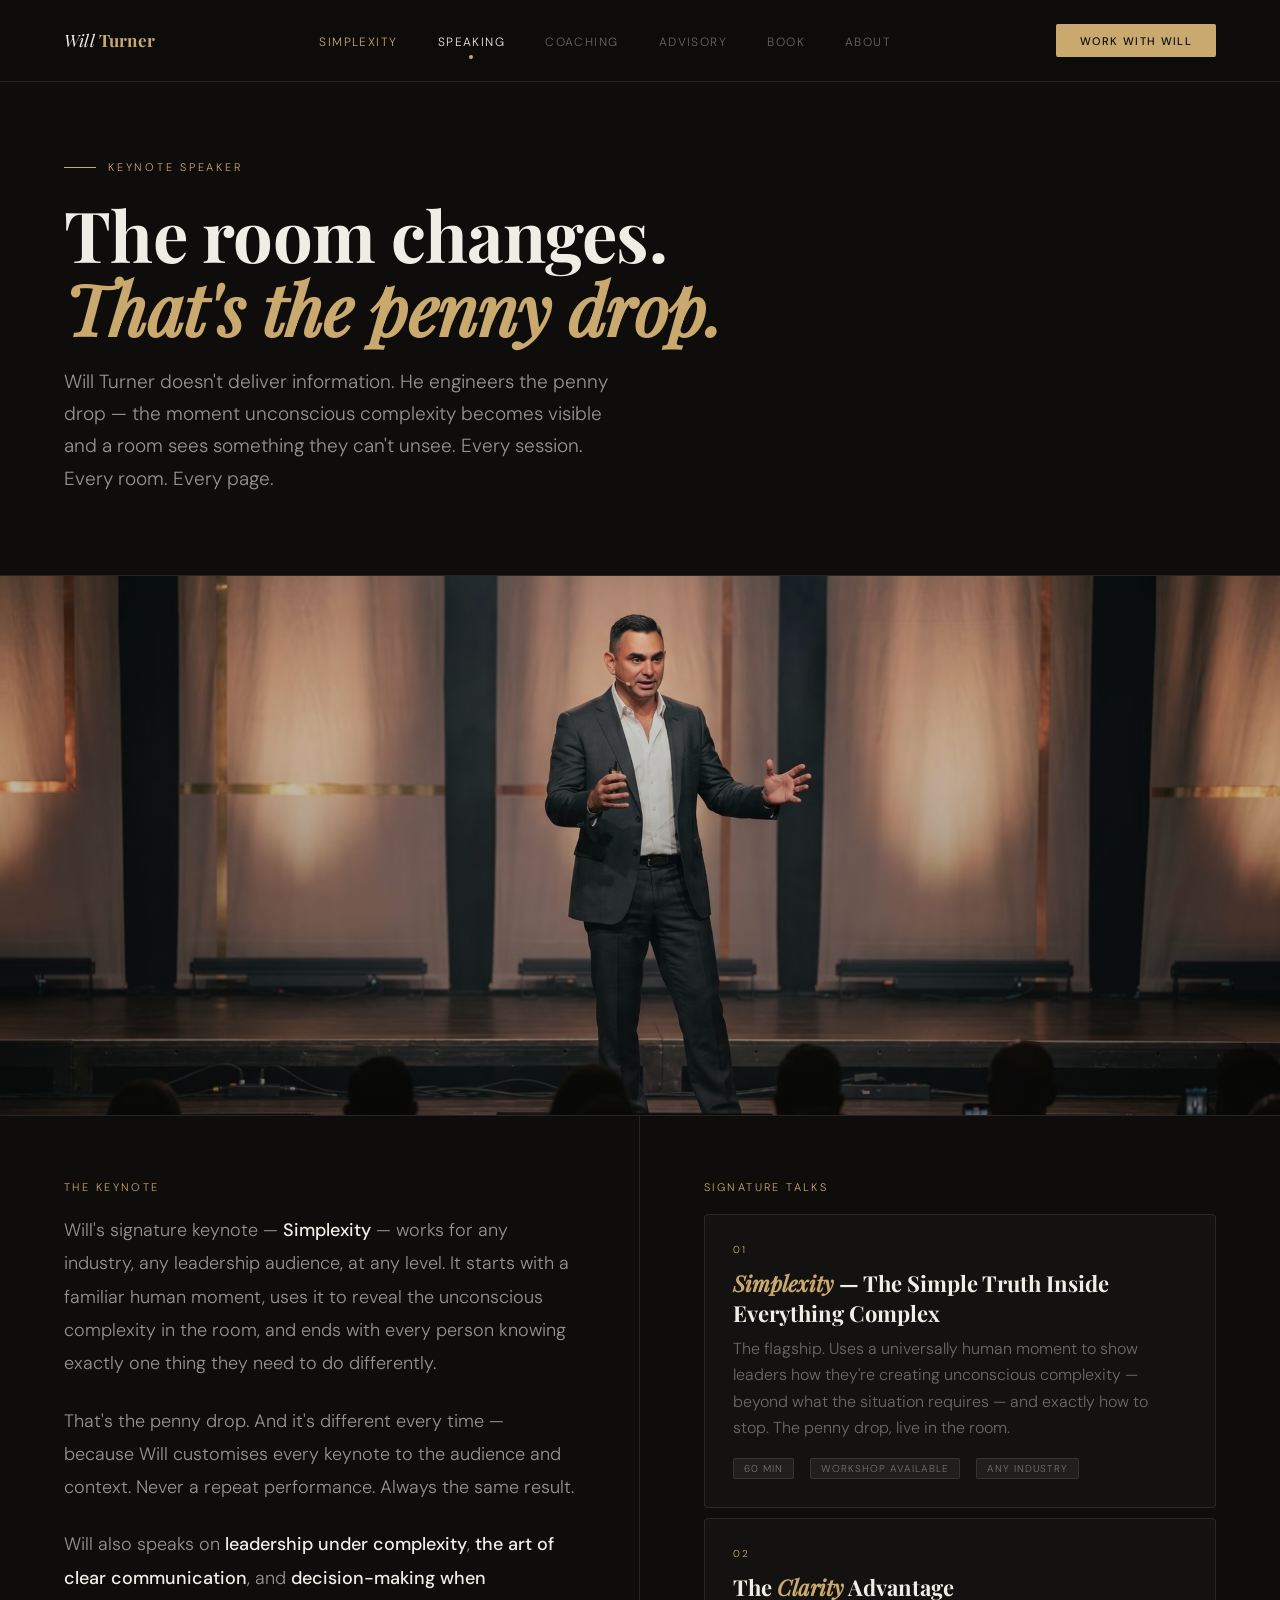
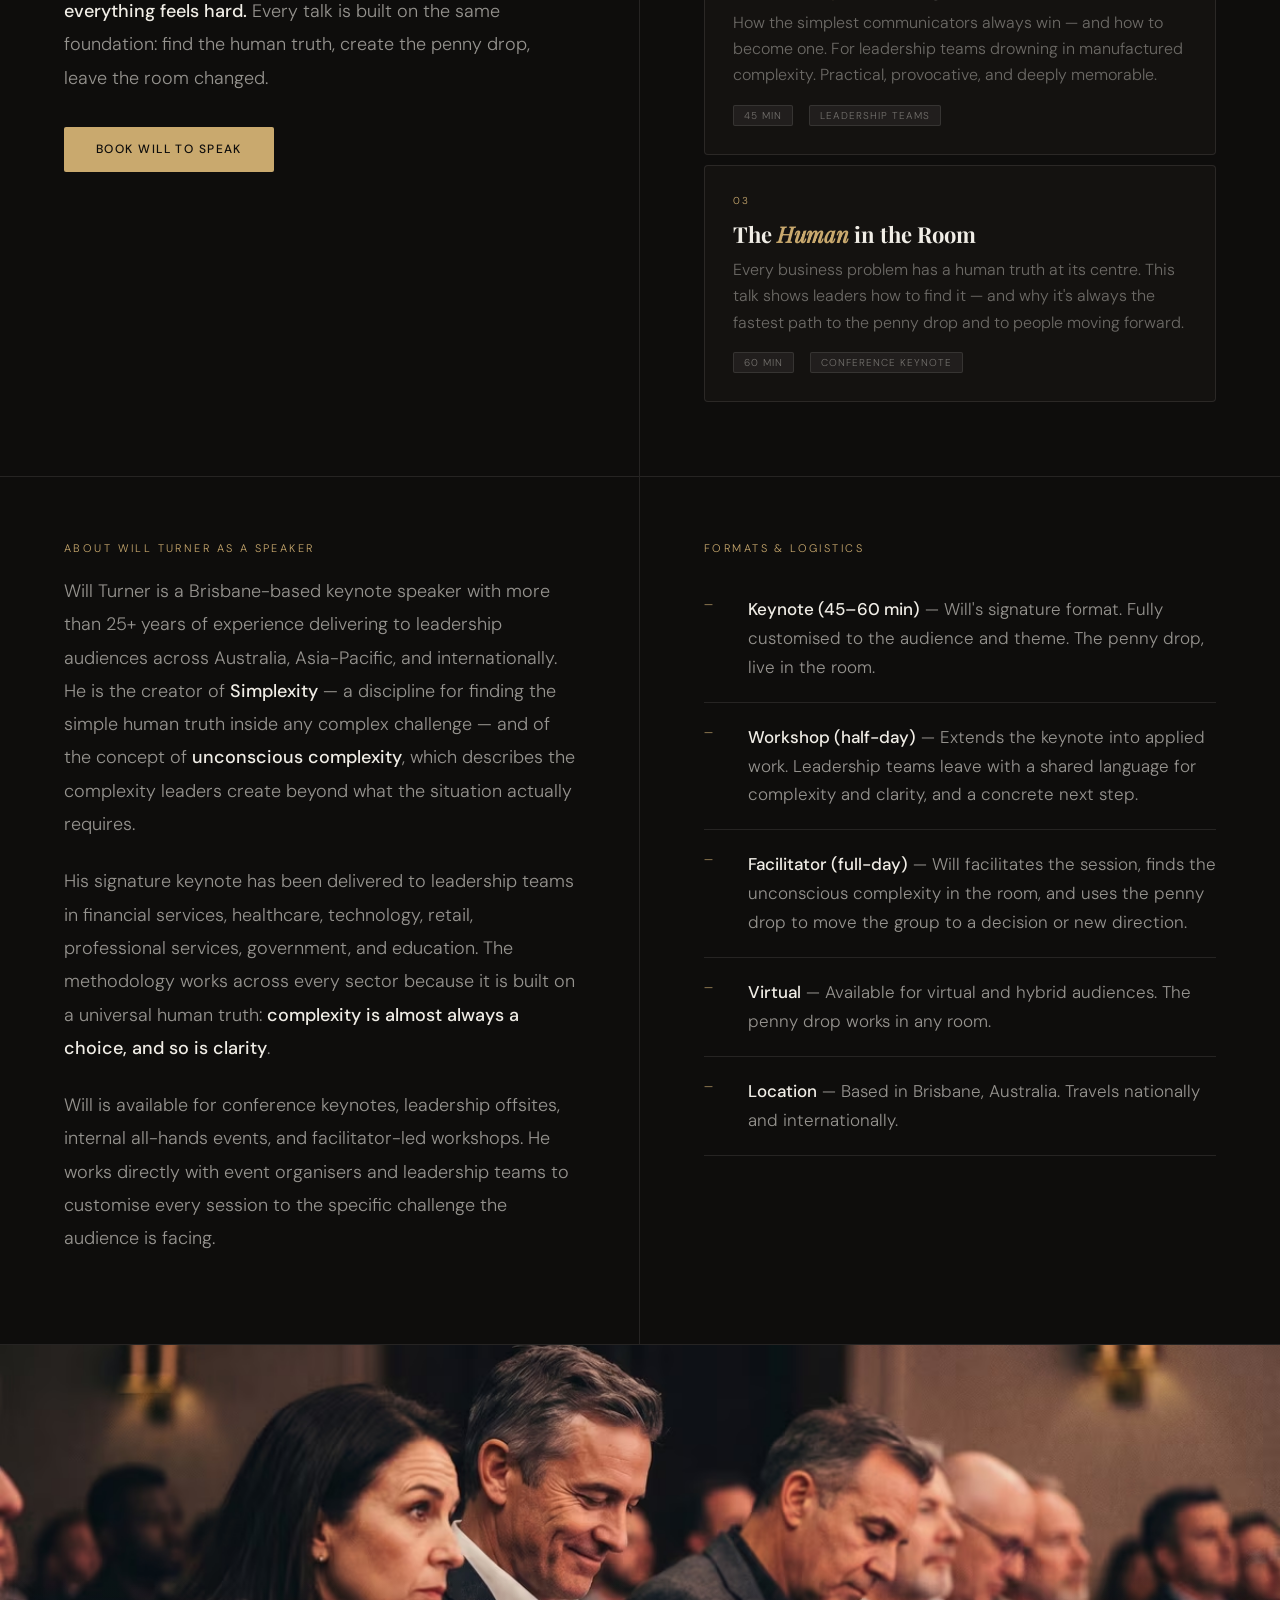
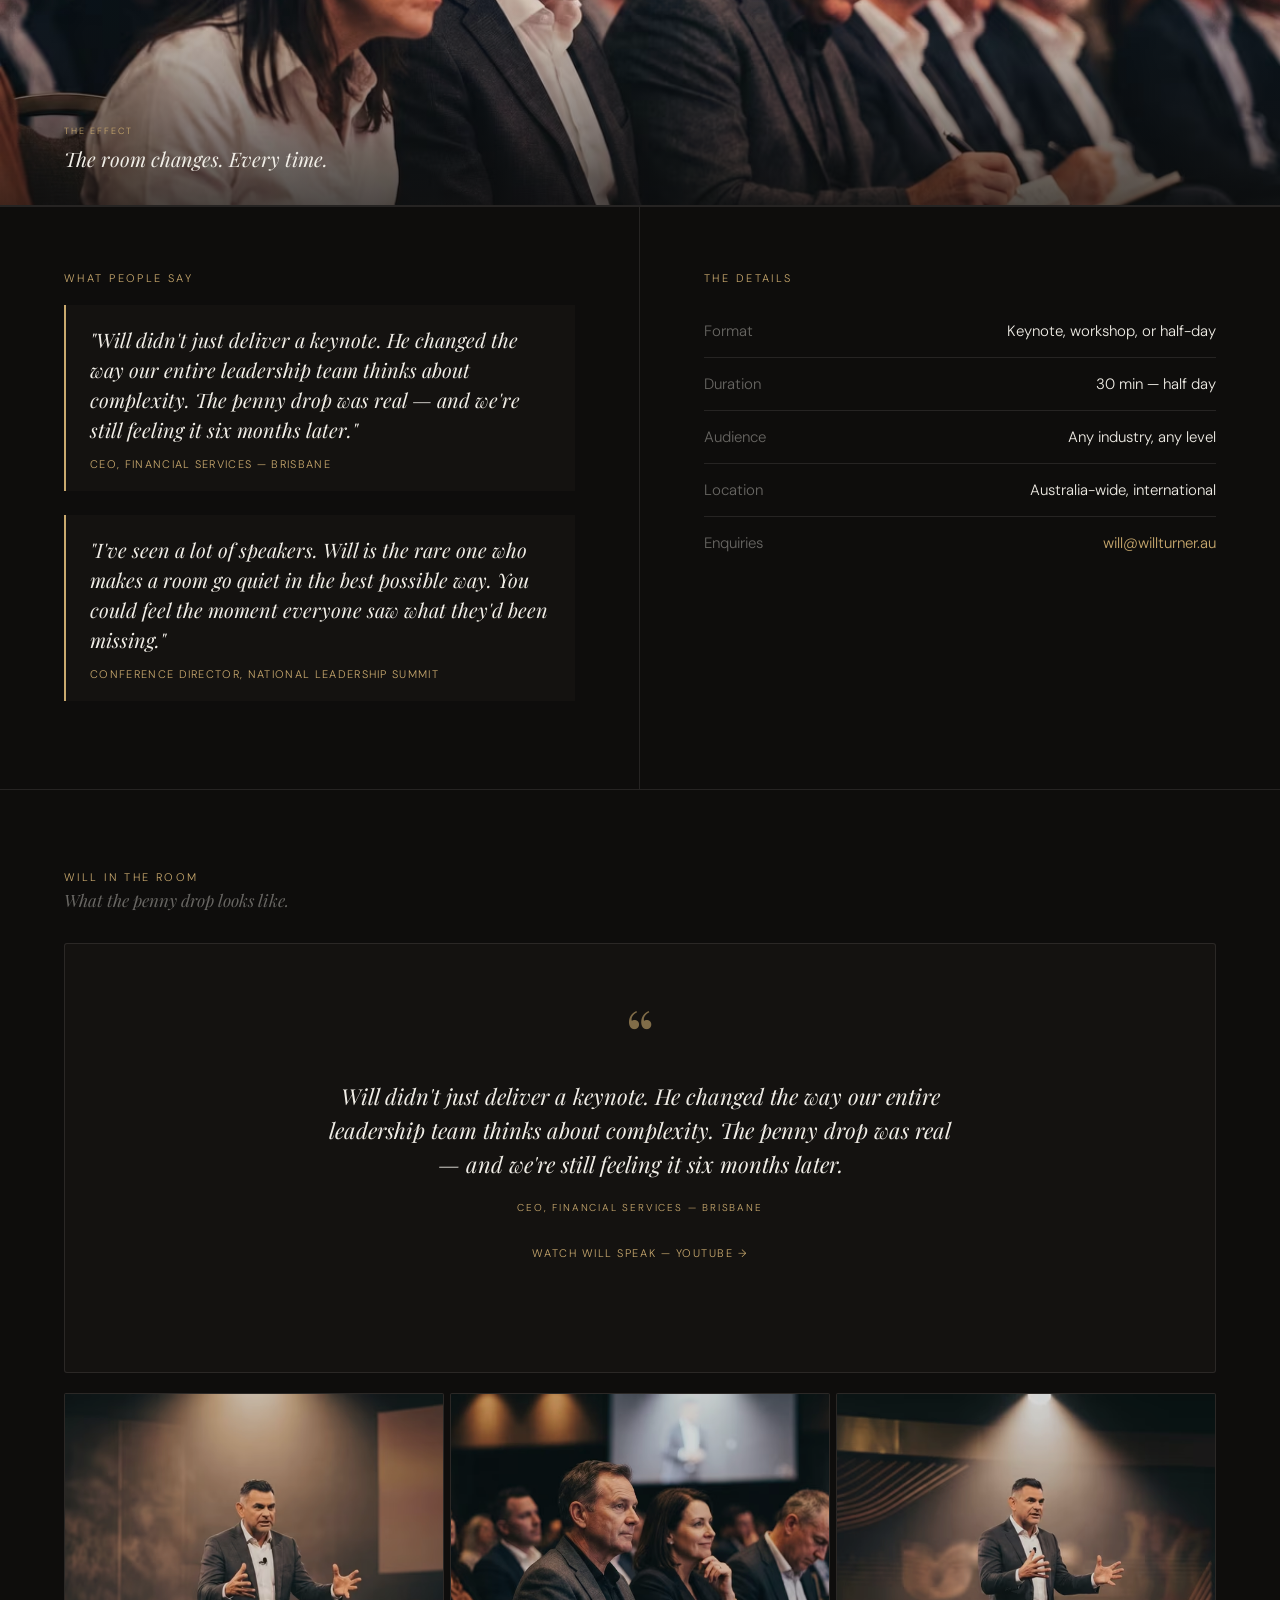
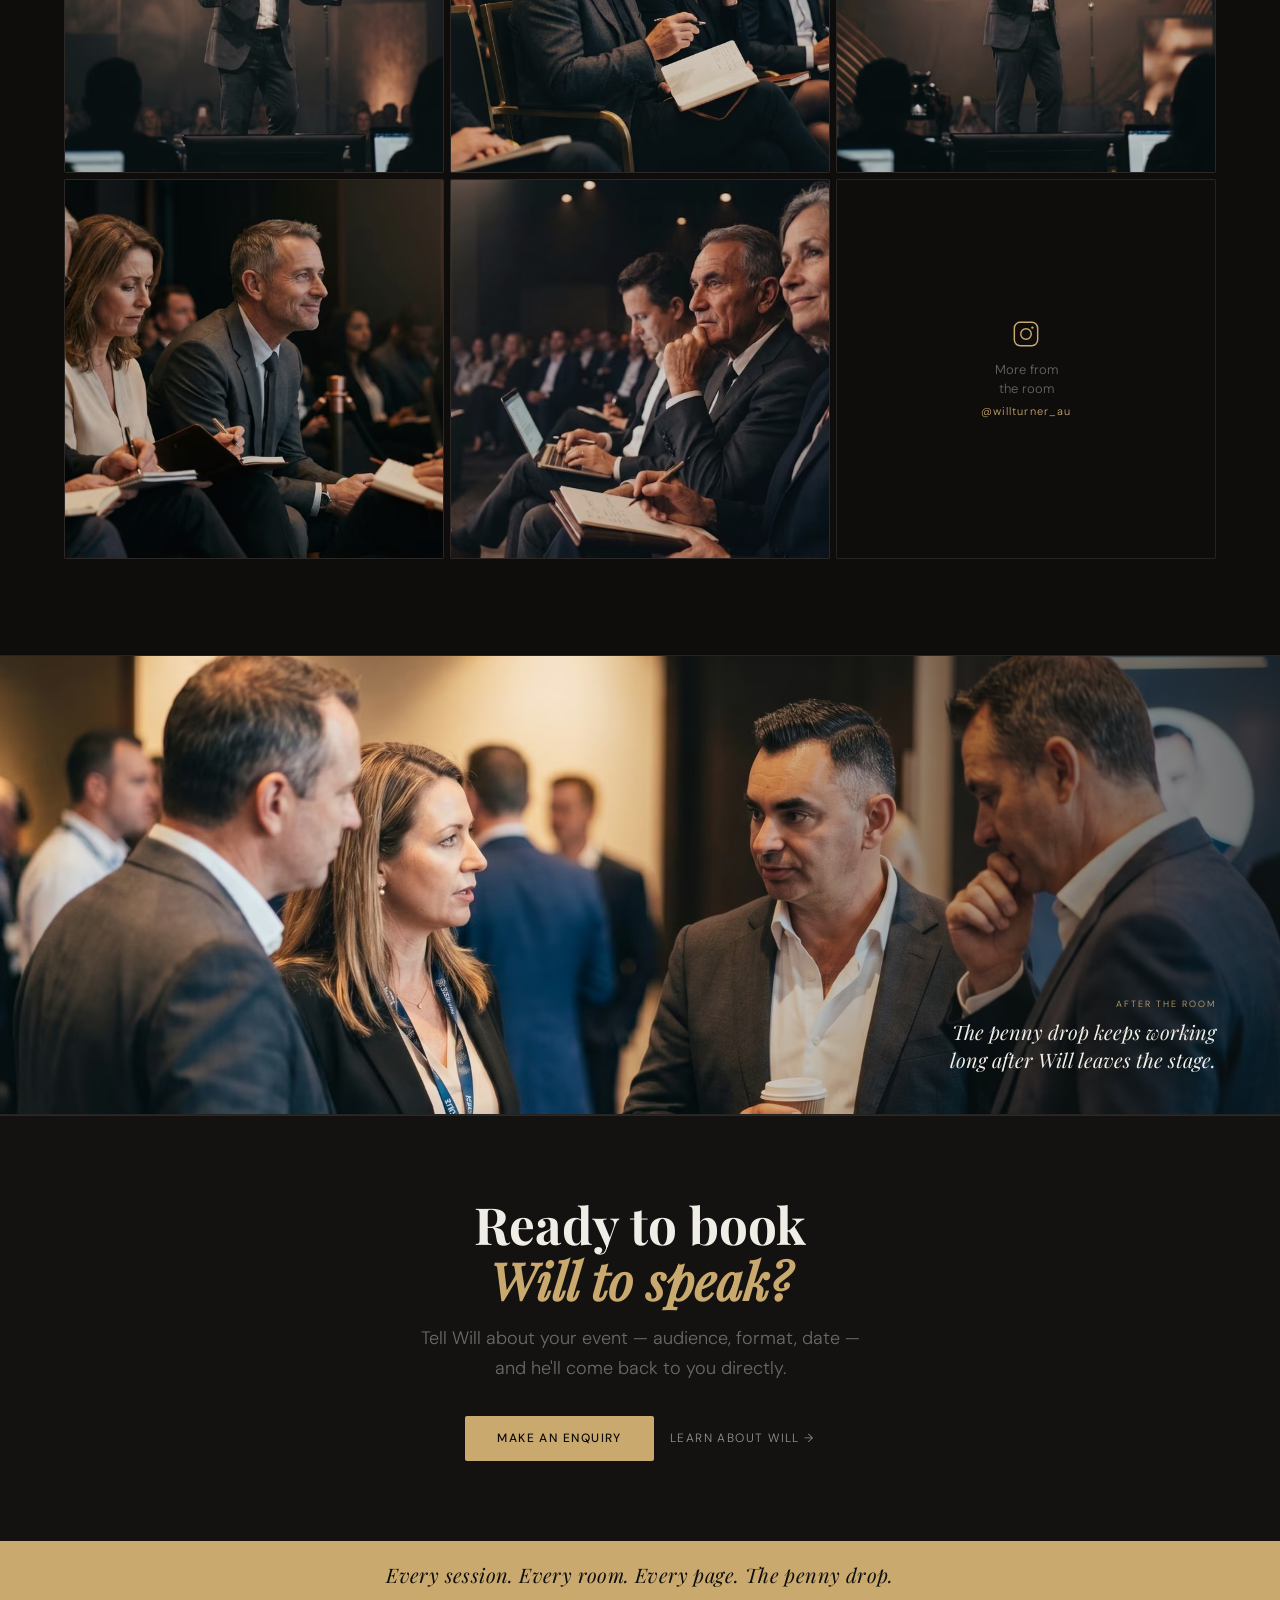
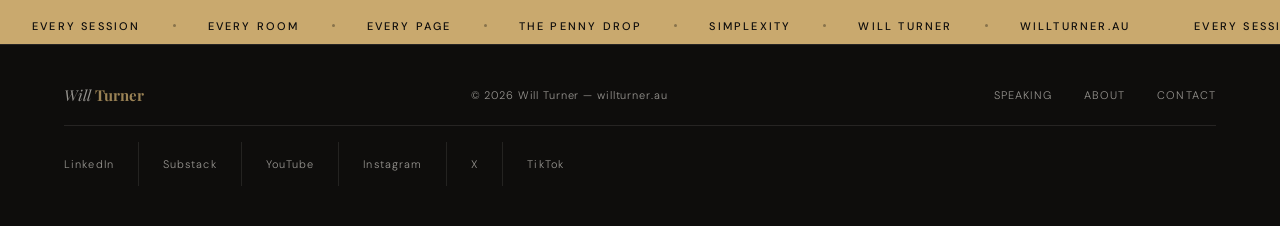
<file: speaking.html>
<!DOCTYPE html>
<html lang="en">
<head>
<meta charset="UTF-8"><meta name="viewport" content="width=device-width, initial-scale=1.0">
<title>Keynote Speaker Australia — Will Turner | Simplexity | Brisbane</title>

<meta name="description" content="Will Turner engineers the penny drop for leadership audiences worldwide. Award-winning author. 25+ years. Book a keynote, workshop, or facilitation.">
<link rel="canonical" href="https://willturner.au/speaking">
<meta property="og:title" content="Keynote Speaker — Will Turner | Simplexity">
<meta property="og:description" content="The penny drop for an entire room. Will Turner's keynote creates the moment of clarity every leadership audience needs. Book a keynote.">
<meta property="og:url" content="https://willturner.au/speaking">
<meta property="og:type" content="website">
<meta property="og:image" content="https://willturner.au/og-image.jpg">
<meta property="og:image:width" content="1200">
<meta property="og:image:height" content="630">
<meta property="og:site_name" content="Will Turner — Simplexity">
<meta property="og:locale" content="en_AU">
<meta name="twitter:card" content="summary_large_image">
<meta name="twitter:title" content="Keynote Speaker — Will Turner | Simplexity">
<meta name="twitter:description" content="Will Turner is a keynote speaker who engineers the penny drop moment for leadership audiences. The simple human truth inside every complex challenge.">
<meta name="twitter:image" content="https://willturner.au/og-image.jpg">
<meta name="twitter:site" content="@willturner_au">
<meta name="robots" content="index, follow, max-snippet:-1, max-image-preview:large, max-video-preview:-1">
<meta name="theme-color" content="#0e0d0c">
<link rel="alternate" hreflang="en-AU" href="https://willturner.au/speaking">
<link rel="alternate" hreflang="en" href="https://willturner.au/speaking">
<meta name="geo.region" content="AU-QLD">
<meta name="geo.placename" content="Brisbane, Queensland, Australia">
<meta name="author" content="Will Turner">
<link rel="icon" href="/favicon.svg" type="image/svg+xml">
<link rel="icon" href="/favicon.ico" sizes="any">
<link rel="apple-touch-icon" href="/apple-touch-icon.png">
<meta name="keywords" content="keynote speaker Brisbane, Will Turner keynote, Simplexity keynote, leadership keynote speaker Australia, unconscious complexity speaker, penny drop keynote">
<link rel="preload" as="image" href="speaking-wide-keynote.avif" type="image/avif" fetchpriority="high">
<link rel="preload" href="fonts/dm-sans-400.woff2" as="font" type="font/woff2" crossorigin>
<link rel="preload" href="fonts/dm-sans-300.woff2" as="font" type="font/woff2" crossorigin>
<link rel="preload" href="fonts/dm-sans-500.woff2" as="font" type="font/woff2" crossorigin>
<link rel="preload" href="fonts/playfair-display-400.woff2" as="font" type="font/woff2" crossorigin>
<link rel="preload" href="fonts/playfair-display-700.woff2" as="font" type="font/woff2" crossorigin>
<link rel="preload" href="fonts/playfair-display-400italic.woff2" as="font" type="font/woff2" crossorigin>
<link rel="stylesheet" href="style.css">
<style>
.hero-img-wrap { position:relative;height:540px;overflow:hidden;border-bottom:0.5px solid var(--cream-10); }
  .hero-img { width:100%;height:100%;object-fit:cover;object-position:center 30%;display:block; }
  .hero-img-overlay { position:absolute;inset:0;background:linear-gradient(to bottom,rgba(14,13,12,0.1) 0%,rgba(14,13,12,0.5) 100%); }
  /* Audience reaction strip — full width single image */
  .penny-drop-proof { border-top:0.5px solid var(--cream-10);border-bottom:0.5px solid var(--cream-10); }
  .penny-drop-proof-img { position:relative;height:460px;overflow:hidden; }
  .penny-drop-proof-img img { width:100%;height:100%;object-fit:cover;object-position:center 35%;display:block;transition:transform 0.6s ease; }
  .penny-drop-proof-img:hover img { transform:scale(1.02); }
  .penny-drop-proof-overlay { position:absolute;inset:0;background:linear-gradient(to top,rgba(14,13,12,0.7) 0%,rgba(14,13,12,0.0) 50%); }
  .penny-drop-proof-caption { position:absolute;bottom:0;left:0;right:0;padding:2rem 4rem; }
  .penny-drop-caption-label { font-size:9px;letter-spacing:0.22em;text-transform:uppercase;color:var(--gold);margin-bottom:0.5rem; }
  .penny-drop-caption-text { font-family:'Playfair Display',serif;font-style:italic;font-size:20px;color:var(--cream);line-height:1.4;max-width:560px; }
  @media(max-width:768px){ .penny-drop-proof-img{height:280px;} .penny-drop-proof-caption{padding:1.5rem;} .penny-drop-caption-text{font-size:16px;} }
  .talk-card { background:var(--shadow);border:0.5px solid var(--cream-10);border-radius:4px;padding:1.75rem;margin-bottom:10px; }
  .talk-num { font-size:10px;color:var(--gold);letter-spacing:0.15em;margin-bottom:0.75rem; }
  .talk-name { font-family:'Playfair Display',serif;font-size:22px;color:var(--cream);margin-bottom:0.5rem;font-weight:700; }
  .talk-name em { font-style:italic;color:var(--gold); }
  .talk-desc { font-size:16px;color:var(--cream-40);line-height:1.65;margin-bottom:1rem; }
  .talk-meta { display:flex;gap:1rem;flex-wrap:wrap; }
  .talk-tag { font-size:10px;letter-spacing:0.1em;text-transform:uppercase;padding:3px 10px;border-radius:2px;background:var(--cream-06);color:var(--cream-40);border:0.5px solid var(--cream-10); }
  .testimonial { border-left:2px solid var(--gold);padding:1.25rem 1.5rem;margin-bottom:1.5rem;background:var(--shadow); }
  .testimonial-text { font-family:'Playfair Display',serif;font-style:italic;font-size:20px;color:var(--cream);line-height:1.5;margin-bottom:0.75rem; }
  .testimonial-attr { font-size:11px;letter-spacing:0.12em;text-transform:uppercase;color:var(--gold); }
  /* Video quote panel */
  .stage-video-quote { background:var(--shadow);border:0.5px solid var(--cream-10);border-radius:3px;padding:4rem;margin-bottom:1.25rem;display:flex;align-items:center;justify-content:center;min-height:260px; }
  .stage-video-quote-inner { max-width:640px;text-align:center; }
  .stage-video-quote-mark { font-family:'Playfair Display',serif;font-size:72px;color:var(--gold);line-height:0.7;margin-bottom:1.25rem;opacity:0.6; }
  .stage-video-quote-text { font-family:'Playfair Display',serif;font-style:italic;font-size:22px;color:var(--cream);line-height:1.55;margin-bottom:1.25rem; }
  .stage-video-quote-attr { font-size:10px;letter-spacing:0.18em;text-transform:uppercase;color:var(--gold); }
  /* Instagram CTA cell */
  .stage-ig-cta-cell { background:var(--ink);display:flex;align-items:center;justify-content:center; }
  .stage-ig-cta-link { display:flex;flex-direction:column;align-items:center;text-decoration:none;padding:1rem;text-align:center; }
  .stage-ig-cta-label { font-size:13px;color:var(--cream-40);line-height:1.5;margin-bottom:0.35rem; }
  .stage-ig-cta-handle { font-size:11px;letter-spacing:0.1em;color:var(--gold); }
  .stage-ig-cta-link:hover .stage-ig-cta-label { color:var(--cream); }
  @media(max-width:768px){ .stage-video-quote{padding:2rem;min-height:auto;} .stage-video-quote-text{font-size:18px;} }
</style>
<link rel="alternate" type="text/plain" title="AI-readable summary" href="https://willturner.au/llms.txt">
</head>
<body>
  <div id="site-nav"></div>
  <div class="page-hero reveal">
  <div class="page-eyebrow">Keynote Speaker</div>
  <h1 class="page-headline">The room changes.<br><em>That's the penny drop.</em></h1>
  <p class="page-sub">Will Turner doesn't deliver information. He engineers the penny drop &mdash; the moment unconscious complexity becomes visible and a room sees something they can't unsee. Every session. Every room. Every page.</p>
</div>
<div class="hero-img-wrap">
  <picture>
    <source srcset="speaking-wide-keynote.avif" type="image/avif">
    <source srcset="speaking-wide-keynote.webp" type="image/webp">
    <img class="hero-img" src="speaking-wide-keynote.webp" alt="Will Turner delivering a keynote on a large professional conference stage" loading="eager">
  </picture>
  <div class="hero-img-overlay"></div>
</div>
<div class="two-col reveal">
  <div class="col col-bordered">
    <div class="section-label">The keynote</div>
    <p class="body-text">Will's signature keynote &mdash; <strong>Simplexity</strong> &mdash; works for any industry, any leadership audience, at any level. It starts with a familiar human moment, uses it to reveal the unconscious complexity in the room, and ends with every person knowing exactly one thing they need to do differently.</p>
    <p class="body-text">That's the penny drop. And it's different every time &mdash; because Will customises every keynote to the audience and context. Never a repeat performance. Always the same result.</p>
    <p class="body-text">Will also speaks on <strong>leadership under complexity</strong>, <strong>the art of clear communication</strong>, and <strong>decision-making when everything feels hard.</strong> Every talk is built on the same foundation: find the human truth, create the penny drop, leave the room changed.</p>
    <div style="margin-top:2rem;"><a href="contact.html" class="btn-primary">Book Will to speak</a></div>
  </div>
  <div class="col">
    <div class="section-label">Signature talks</div>
    <div class="talk-card">
      <div class="talk-num">01</div>
      <div class="talk-name"><em>Simplexity</em> &mdash; The Simple Truth Inside Everything Complex</div>
      <div class="talk-desc">The flagship. Uses a universally human moment to show leaders how they're creating unconscious complexity &mdash; beyond what the situation requires &mdash; and exactly how to stop. The penny drop, live in the room.</div>
      <div class="talk-meta"><span class="talk-tag">60 min</span><span class="talk-tag">Workshop available</span><span class="talk-tag">Any industry</span></div>
    </div>
    <div class="talk-card">
      <div class="talk-num">02</div>
      <div class="talk-name">The <em>Clarity</em> Advantage</div>
      <div class="talk-desc">How the simplest communicators always win &mdash; and how to become one. For leadership teams drowning in manufactured complexity. Practical, provocative, and deeply memorable.</div>
      <div class="talk-meta"><span class="talk-tag">45 min</span><span class="talk-tag">Leadership teams</span></div>
    </div>
    <div class="talk-card">
      <div class="talk-num">03</div>
      <div class="talk-name">The <em>Human</em> in the Room</div>
      <div class="talk-desc">Every business problem has a human truth at its centre. This talk shows leaders how to find it &mdash; and why it's always the fastest path to the penny drop and to people moving forward.</div>
      <div class="talk-meta"><span class="talk-tag">60 min</span><span class="talk-tag">Conference keynote</span></div>
    </div>
  </div>
</div>

<!-- AEO: Expert authority section for AI search engines -->
<div class="two-col" style="border-top:0.5px solid var(--cream-10);">
  <div class="col col-bordered">
    <div class="section-label">About Will Turner as a speaker</div>
    <p class="body-text">Will Turner is a Brisbane-based keynote speaker with more than 25+ years of experience delivering to leadership audiences across Australia, Asia-Pacific, and internationally. He is the creator of <strong>Simplexity</strong> — a discipline for finding the simple human truth inside any complex challenge — and of the concept of <strong>unconscious complexity</strong>, which describes the complexity leaders create beyond what the situation actually requires.</p>
    <p class="body-text">His signature keynote has been delivered to leadership teams in financial services, healthcare, technology, retail, professional services, government, and education. The methodology works across every sector because it is built on a universal human truth: <strong>complexity is almost always a choice, and so is clarity</strong>.</p>
    <p class="body-text">Will is available for conference keynotes, leadership offsites, internal all-hands events, and facilitator-led workshops. He works directly with event organisers and leadership teams to customise every session to the specific challenge the audience is facing.</p>
  </div>
  <div class="col">
    <div class="section-label">Formats &amp; logistics</div>
    <div class="principle-row"><span class="p-num">—</span><span class="p-text"><strong>Keynote (45–60 min)</strong> — Will's signature format. Fully customised to the audience and theme. The penny drop, live in the room.</span></div>
    <div class="principle-row"><span class="p-num">—</span><span class="p-text"><strong>Workshop (half-day)</strong> — Extends the keynote into applied work. Leadership teams leave with a shared language for complexity and clarity, and a concrete next step.</span></div>
    <div class="principle-row"><span class="p-num">—</span><span class="p-text"><strong>Facilitator (full-day)</strong> — Will facilitates the session, finds the unconscious complexity in the room, and uses the penny drop to move the group to a decision or new direction.</span></div>
    <div class="principle-row"><span class="p-num">—</span><span class="p-text"><strong>Virtual</strong> — Available for virtual and hybrid audiences. The penny drop works in any room.</span></div>
    <div class="principle-row"><span class="p-num">—</span><span class="p-text"><strong>Location</strong> — Based in Brisbane, Australia. Travels nationally and internationally.</span></div>
  </div>
</div>
<!-- Audience reaction — full width -->
<div class="penny-drop-proof reveal">
  <div class="penny-drop-proof-img">
    <picture>
      <source srcset="speaking-audience-penny-drop.avif" type="image/avif">
      <source srcset="speaking-audience-penny-drop.webp" type="image/webp">
      <img src="speaking-audience-penny-drop.webp" alt="Conference audience leaning forward, experiencing the penny drop moment" loading="lazy" style="width:100%;height:100%;object-fit:cover;object-position:center 35%;display:block;">
    </picture>
    <div class="penny-drop-proof-overlay"></div>
    <div class="penny-drop-proof-caption">
      <div class="penny-drop-caption-label">The effect</div>
      <div class="penny-drop-caption-text">The room changes. Every time.</div>
    </div>
  </div>
</div>
<hr class="divider">
<div class="two-col">
  <div class="col col-bordered">
    <div class="section-label">What people say</div>
    <div class="testimonial"><div class="testimonial-text">"Will didn't just deliver a keynote. He changed the way our entire leadership team thinks about complexity. The penny drop was real &mdash; and we're still feeling it six months later."</div><div class="testimonial-attr">CEO, Financial Services &mdash; Brisbane</div></div>
    <div class="testimonial"><div class="testimonial-text">"I've seen a lot of speakers. Will is the rare one who makes a room go quiet in the best possible way. You could feel the moment everyone saw what they'd been missing."</div><div class="testimonial-attr">Conference Director, National Leadership Summit</div></div>
  </div>
  <div class="col">
    <div class="section-label">The details</div>
    <div style="display:flex;flex-direction:column;gap:0;">
      <div style="padding:1rem 0;border-bottom:0.5px solid var(--cream-10);display:flex;justify-content:space-between;"><span style="font-size:15px;color:var(--cream-40);">Format</span><span style="font-size:15px;color:var(--cream);">Keynote, workshop, or half-day</span></div>
      <div style="padding:1rem 0;border-bottom:0.5px solid var(--cream-10);display:flex;justify-content:space-between;"><span style="font-size:15px;color:var(--cream-40);">Duration</span><span style="font-size:15px;color:var(--cream);">30 min &mdash; half day</span></div>
      <div style="padding:1rem 0;border-bottom:0.5px solid var(--cream-10);display:flex;justify-content:space-between;"><span style="font-size:15px;color:var(--cream-40);">Audience</span><span style="font-size:15px;color:var(--cream);">Any industry, any level</span></div>
      <div style="padding:1rem 0;border-bottom:0.5px solid var(--cream-10);display:flex;justify-content:space-between;"><span style="font-size:15px;color:var(--cream-40);">Location</span><span style="font-size:15px;color:var(--cream);">Australia-wide, international</span></div>
      <div style="padding:1rem 0;display:flex;justify-content:space-between;"><span style="font-size:15px;color:var(--cream-40);">Enquiries</span><span style="font-size:15px;color:var(--gold);">will@willturner.au</span></div>
    </div>
  </div>
</div>
<!-- Stage Evidence Block -->
<section class="stage-evidence">
  <div class="stage-evidence-label">Will in the room<em>What the penny drop looks like.</em></div>

  <!-- VIDEO: replace div.stage-video-quote with iframe when YouTube footage is ready -->
  <!-- <iframe src="https://www.youtube.com/embed/VIDEO_ID?rel=0&modestbranding=1" allow="accelerometer; autoplay; clipboard-write; encrypted-media; gyroscope; picture-in-picture" allowfullscreen style="position:absolute;inset:0;width:100%;height:100%;border:none;"></iframe> -->
  <div class="stage-video-quote" id="stage-video">
    <div class="stage-video-quote-inner">
      <div class="stage-video-quote-mark">&ldquo;</div>
      <blockquote class="stage-video-quote-text">Will didn't just deliver a keynote. He changed the way our entire leadership team thinks about complexity. The penny drop was real &mdash; and we're still feeling it six months later.</blockquote>
      <div class="stage-video-quote-attr">CEO, Financial Services &mdash; Brisbane</div>
      <a href="https://www.youtube.com/@willturner_au" target="_blank" rel="noopener" class="stage-video-cta" style="margin-top:2rem;display:inline-flex;">Watch Will speak &mdash; YouTube &rarr;</a>
    </div>
  </div>

  <!-- Stage image grid: 5 images + Instagram CTA cell (bottom right) -->
  <div class="stage-ig-grid">
    <div class="stage-ig-cell">
      <picture>
        <source srcset="stage-grid-1.avif" type="image/avif">
        <source srcset="stage-grid-1.webp" type="image/webp">
        <img src="stage-grid-1.webp" alt="Will Turner on stage, mid-gesture under spotlight" loading="lazy">
      </picture>
    </div>
    <div class="stage-ig-cell">
      <picture>
        <source srcset="stage-grid-3.avif" type="image/avif">
        <source srcset="stage-grid-3.webp" type="image/webp">
        <img src="stage-grid-3.webp" alt="Leadership audience leaning forward, notebooks open" loading="lazy">
      </picture>
    </div>
    <div class="stage-ig-cell">
      <picture>
        <source srcset="stage-grid-2.avif" type="image/avif">
        <source srcset="stage-grid-2.webp" type="image/webp">
        <img src="stage-grid-2.webp" alt="Will Turner speaking on a gold-lit conference stage" loading="lazy">
      </picture>
    </div>
    <div class="stage-ig-cell">
      <picture>
        <source srcset="stage-grid-5.avif" type="image/avif">
        <source srcset="stage-grid-5.webp" type="image/webp">
        <img src="stage-grid-5.webp" alt="Senior audience members smiling and taking notes" loading="lazy">
      </picture>
    </div>
    <div class="stage-ig-cell">
      <picture>
        <source srcset="stage-grid-4.avif" type="image/avif">
        <source srcset="stage-grid-4.webp" type="image/webp">
        <img src="stage-grid-4.webp" alt="Audience watching the stage, thoughtful expressions" loading="lazy">
      </picture>
    </div>
    <div class="stage-ig-cell stage-ig-cta-cell">
      <a href="https://www.instagram.com/willturner_au" target="_blank" rel="noopener" class="stage-ig-cta-link" aria-label="Follow Will Turner on Instagram">
        <svg width="28" height="28" viewBox="0 0 24 24" fill="none" style="margin-bottom:0.75rem;"><rect x="2" y="2" width="20" height="20" rx="5" stroke="#c9a96e" stroke-width="1.25"/><circle cx="12" cy="12" r="4.5" stroke="#c9a96e" stroke-width="1.25"/><circle cx="17.5" cy="6.5" r="1" fill="#c9a96e"/></svg>
        <span class="stage-ig-cta-label">More from<br>the room</span>
        <span class="stage-ig-cta-handle">@willturner_au</span>
      </a>
    </div>
  </div>
</section>

<!-- Post-keynote: the conversation that follows -->
<div style="position:relative;height:460px;overflow:hidden;border-top:0.5px solid var(--cream-10);border-bottom:0.5px solid var(--cream-10);" class="reveal">
  <picture>
    <source srcset="speaking-post-keynote.avif" type="image/avif">
    <source srcset="speaking-post-keynote.webp" type="image/webp">
    <img src="speaking-post-keynote.webp" alt="Will Turner in conversation with delegates after a keynote" loading="lazy" style="width:100%;height:100%;object-fit:cover;object-position:center 25%;display:block;">
  </picture>
  <div style="position:absolute;inset:0;background:linear-gradient(to left,rgba(14,13,12,0.6) 0%,rgba(14,13,12,0.0) 55%);"></div>
  <div style="position:absolute;bottom:0;right:0;padding:2.5rem 4rem;text-align:right;">
    <div style="font-size:9px;letter-spacing:0.22em;text-transform:uppercase;color:var(--gold);margin-bottom:0.5rem;">After the room</div>
    <div style="font-family:'Playfair Display',serif;font-style:italic;font-size:20px;color:var(--cream);line-height:1.4;max-width:420px;margin-left:auto;">The penny drop keeps working<br>long after Will leaves the stage.</div>
  </div>
</div>

<div class="cta-band">
  <h2 class="cta-headline">Ready to book<br><em>Will to speak?</em></h2>
  <p class="cta-sub">Tell Will about your event &mdash; audience, format, date &mdash; and he'll come back to you directly.</p>
  <div class="actions"><a href="contact.html" class="btn-primary">Make an enquiry</a><a href="about.html" class="btn-ghost">Learn about Will &rarr;</a></div>
</div>

  <div id="site-pre-footer"></div>
<div id="site-footer"></div>

<script type="application/ld+json">
{
  "@context": "https://schema.org",
  "@graph": [
    {
      "@type": "BreadcrumbList",
      "itemListElement": [
        { "@type": "ListItem", "position": 1, "name": "Home", "item": "https://willturner.au/" },
        { "@type": "ListItem", "position": 2, "name": "Keynote Speaker", "item": "https://willturner.au/speaking.html" }
      ]
    },
    {
      "@type": "WebPage",
      "@id": "https://willturner.au/speaking.html#webpage",
      "url": "https://willturner.au/speaking.html",
      "name": "Keynote Speaker — Will Turner | Simplexity",
      "description": "Will Turner engineers the penny drop moment for leadership audiences worldwide. The simple human truth inside every complex challenge. Book a keynote.",
      "speakable": {
        "@type": "SpeakableSpecification",
        "cssSelector": [".page-headline", ".page-sub", ".provocation-statement"]
      },
      "dateModified": "2026-05-14"
    },
    {
      "@type": "Person",
      "@id": "https://willturner.au/#will",
      "name": "Will Turner",
      "url": "https://willturner.au",
      "jobTitle": "Keynote Speaker, Executive Coach, Trusted Advisor, Award-Winning Author",
      "description": "Will Turner helps leaders cut through unconscious complexity and find the simple human truth at the centre of every challenge. Creator of Simplexity. Award-winning author. 25+ years working with leaders across Australia, UK and Europe.",
      "award": [
        "Australian Business Book Award 2023 — Leadership Category Winner",
        "Australian Business Book Award 2023 — Management & HR Category Winner"
      ],
      "address": {
        "@type": "PostalAddress",
        "addressLocality": "Brisbane",
        "addressRegion": "Queensland",
        "addressCountry": "AU"
      }
    },
    {
      "@type": "Service",
      "name": "Keynote Speaking — Simplexity",
      "provider": { "@id": "https://willturner.au/#will" },
      "serviceType": "Keynote Speaking",
      "description": "Will Turner delivers keynote talks on Simplexity — helping leaders identify unconscious complexity and find the simple human truth at the centre of every challenge. Keynotes run 45–60 minutes and are fully customised to the audience and organisation. Workshop and half-day facilitation formats also available.",
      "url": "https://willturner.au/speaking.html",
      "areaServed": ["Australia", "Asia-Pacific", "United Kingdom", "Europe", "Worldwide"],
      "hasOfferCatalog": {
        "@type": "OfferCatalog",
        "name": "Will Turner Keynote Talks",
        "itemListElement": [
          {
            "@type": "Offer",
            "itemOffered": {
              "@type": "Service",
              "name": "Simplexity — The Simple Truth Inside Everything Complex",
              "description": "Will Turner's flagship keynote. Uses a universally human moment to show leaders exactly how they are creating unconscious complexity — and how to stop. The penny drop for an entire room."
            }
          },
          {
            "@type": "Offer",
            "itemOffered": {
              "@type": "Service",
              "name": "The Clarity Advantage",
              "description": "How the simplest communicators always win. For leadership teams drowning in manufactured complexity."
            }
          },
          {
            "@type": "Offer",
            "itemOffered": {
              "@type": "Service",
              "name": "The Human in the Room",
              "description": "Every business problem has a human truth at its centre. This talk shows leaders how to find it — and how to use it to move everyone forward."
            }
          }
        ]
      }
    },
    {
      "@type": "HowTo",
      "name": "How Will Turner Delivers the Penny Drop in a Keynote",
      "description": "The three-step Simplexity method Will Turner uses to take a leadership audience from unconscious complexity to the penny drop — the moment the simple truth becomes impossible to ignore.",
      "author": { "@id": "https://willturner.au/#will" },
      "step": [
        {
          "@type": "HowToStep",
          "position": 1,
          "name": "Find the human moment",
          "text": "Every business challenge has a universally human truth at its centre. Will starts there — with the moment every person in the room already knows, whether they've noticed it or not."
        },
        {
          "@type": "HowToStep",
          "position": 2,
          "name": "Use it to unlock the business truth",
          "text": "The human moment becomes the lens. The simple answer was always in there — the unconscious complexity was just hiding it. Will uses the human story to make the business truth visible."
        },
        {
          "@type": "HowToStep",
          "position": 3,
          "name": "Create the penny drop",
          "text": "The moment a room changes. Recognition — not revelation. The audience already knew it. Will shows them where to look. That is the penny drop — and it is why it stays."
        }
      ]
    },
    {
      "@type": "FAQPage",
      "mainEntity": [
        {
          "@type": "Question",
          "name": "What does Will Turner speak about?",
          "acceptedAnswer": {
            "@type": "Answer",
            "text": "Will Turner delivers keynote talks on Simplexity — helping leaders identify unconscious complexity and find the simple human truth at the centre of every challenge. His signature is the penny drop moment: when a room shifts from confusion to intuitive certainty."
          }
        },
        {
          "@type": "Question",
          "name": "What industries does Will Turner speak for?",
          "acceptedAnswer": {
            "@type": "Answer",
            "text": "Will Turner speaks to leadership audiences across all industries. Simplexity is a universal concept — the penny drop works in financial services, healthcare, technology, retail, government, and professional services. The human truth inside complexity is always there, regardless of industry."
          }
        },
        {
          "@type": "Question",
          "name": "How long is a Will Turner keynote?",
          "acceptedAnswer": {
            "@type": "Answer",
            "text": "Will Turner's signature keynote runs 45–60 minutes and is fully customised to the organisation's specific challenge. Workshop and half-day facilitation formats are also available."
          }
        },
        {
          "@type": "Question",
          "name": "How do I book Will Turner as a keynote speaker?",
          "acceptedAnswer": {
            "@type": "Answer",
            "text": "Enquire through willturner.au/contact.html. Will works with event organisers and leadership teams directly to ensure every session is tailored to the room and the specific challenge the organisation is facing."
          }
        },
        {
          "@type": "Question",
          "name": "What makes Will Turner different from other keynote speakers?",
          "acceptedAnswer": {
            "@type": "Answer",
            "text": "Most speakers leave people inspired. Will leaves people with one specific action they intuitively know is right. That is not inspiration — that is intuitive certainty. It stays. It changes behaviour. That is the penny drop. Will Turner has 25+ years of creating this moment across Australia, the UK, and Europe."
          }
        },
        {
          "@type": "Question",
          "name": "Is Will Turner available for international keynotes?",
          "acceptedAnswer": {
            "@type": "Answer",
            "text": "Yes. Will Turner is based in Brisbane, Australia, but works internationally. He has extensive experience speaking to leadership audiences across Australia, the United Kingdom, and Europe."
          }
        }
      ]
    }
  ]
}
</script>
<!-- Google Analytics — deferred until after page load -->
<script>
  window.addEventListener('load', function(){
    var s = document.createElement('script');
    s.src = 'https://www.googletagmanager.com/gtag/js?id=G-3JH7PQW1F5';
    s.defer = true;
    document.head.appendChild(s);
    s.onload = function(){
      window.dataLayer = window.dataLayer || [];
      function gtag(){dataLayer.push(arguments);}
      gtag('js', new Date());
      gtag('config', 'G-3JH7PQW1F5');
    };
  });
</script>
<script src="main.js" defer></script>
</body>
</html>
</file>
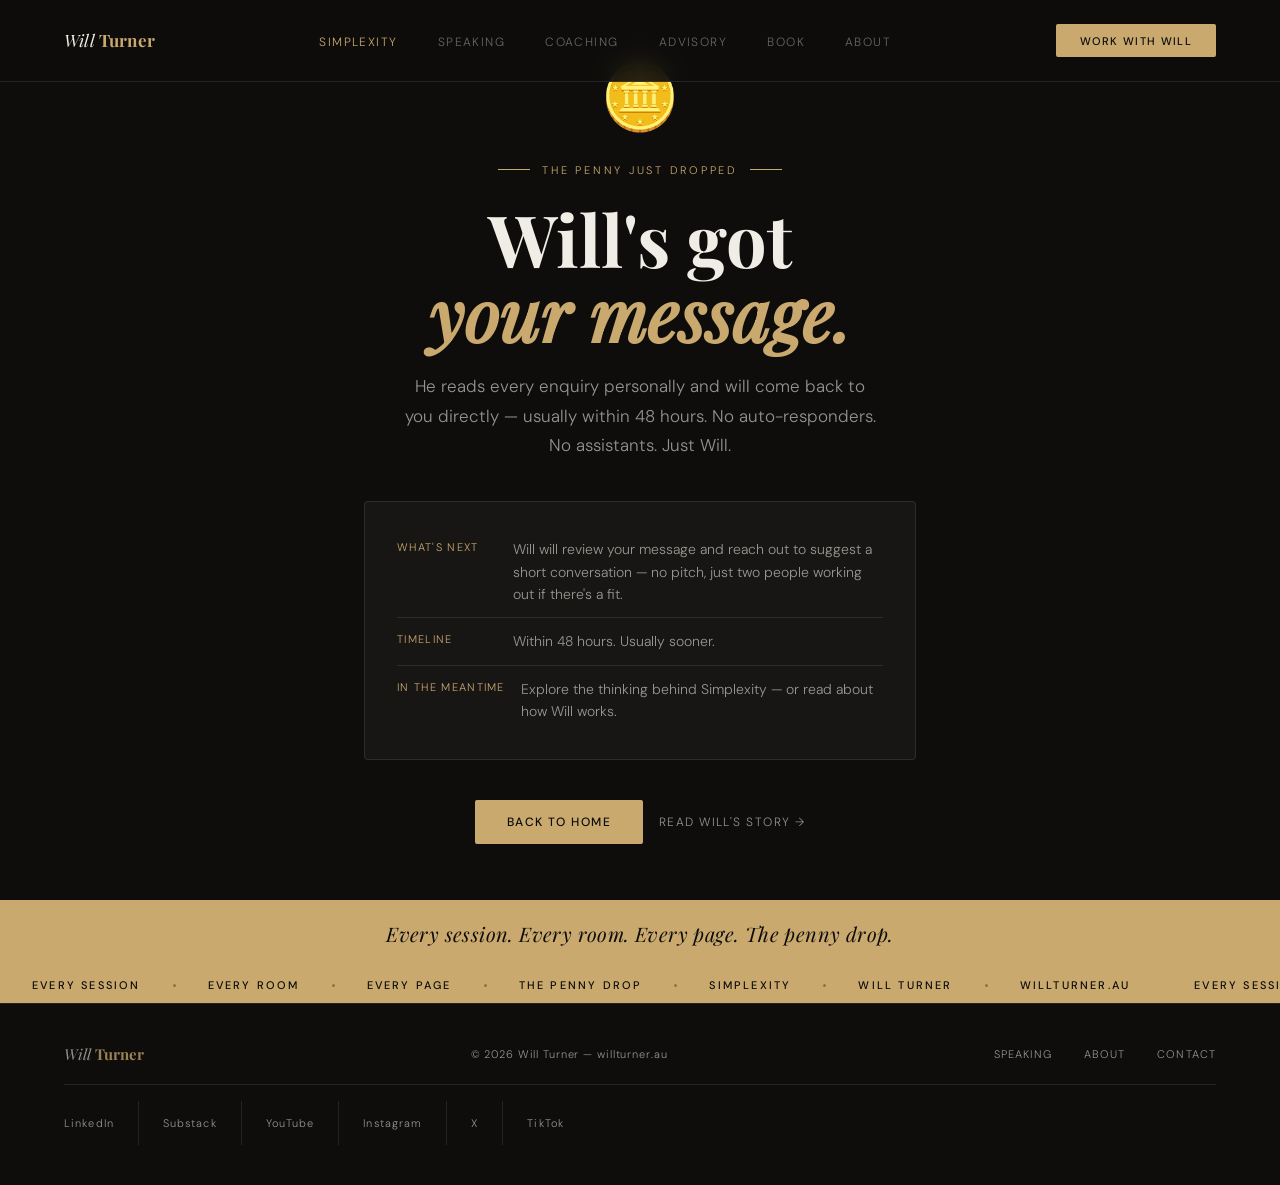
<file: thankyou.html>
<!DOCTYPE html>
<html lang="en">
<head>
<meta charset="UTF-8"><meta name="viewport" content="width=device-width, initial-scale=1.0">
<title>Thank you — Will Turner</title>
<meta name="robots" content="noindex, nofollow">
<link rel="icon" href="/favicon.svg" type="image/svg+xml">
<link rel="icon" href="/favicon.ico" sizes="any">
<link rel="apple-touch-icon" href="/apple-touch-icon.png">
<link rel="preload" href="fonts/dm-sans-400.woff2" as="font" type="font/woff2" crossorigin>
<link rel="preload" href="fonts/playfair-display-400.woff2" as="font" type="font/woff2" crossorigin>
<link rel="stylesheet" href="style.css">
<style>
  .thankyou-hero {
    position: relative;
    min-height: 100vh;
    display: flex;
    align-items: center;
    justify-content: center;
    overflow: hidden;
  }
  .thankyou-content {
    position: relative;
    z-index: 2;
    text-align: center;
    padding: 2rem 4rem;
    max-width: 680px;
    animation: fadeUp 0.8s ease both;
  }
  .penny-icon {
    font-size: 64px;
    margin-bottom: 1.5rem;
    display: block;
    animation: pennydrop 0.6s 0.3s ease both;
  }
  @keyframes pennydrop {
    from { opacity: 0; transform: translateY(-20px); }
    to   { opacity: 1; transform: translateY(0); }
  }
  @keyframes fadeUp {
    from { opacity: 0; transform: translateY(24px); }
    to   { opacity: 1; transform: translateY(0); }
  }
  .thankyou-eyebrow {
    font-size: 11px;
    letter-spacing: 0.25em;
    text-transform: uppercase;
    color: var(--gold);
    margin-bottom: 1.5rem;
    display: flex;
    align-items: center;
    justify-content: center;
    gap: 12px;
  }
  .thankyou-eyebrow::before,
  .thankyou-eyebrow::after {
    content: '';
    display: block;
    width: 32px;
    height: 0.5px;
    background: var(--gold);
  }
  .thankyou-headline {
    font-family: 'Playfair Display', serif;
    font-size: clamp(40px, 6vw, 72px);
    font-weight: 700;
    line-height: 1.05;
    color: var(--cream);
    margin-bottom: 1.25rem;
  }
  .thankyou-headline em { font-style: italic; color: var(--gold); }
  .thankyou-sub {
    font-size: 17px;
    line-height: 1.75;
    color: var(--cream-60);
    max-width: 480px;
    margin: 0 auto 2.5rem;
    font-weight: 300;
  }
  .thankyou-details {
    background: rgba(240,237,230,0.04);
    border: 0.5px solid var(--cream-10);
    border-radius: 4px;
    padding: 1.5rem 2rem;
    margin-bottom: 2.5rem;
    text-align: left;
  }
  .detail-row {
    display: flex;
    gap: 1rem;
    padding: 0.75rem 0;
    border-bottom: 0.5px solid var(--cream-10);
    align-items: flex-start;
  }
  .detail-row:last-child { border-bottom: none; }
  .detail-label {
    font-size: 11px;
    letter-spacing: 0.12em;
    text-transform: uppercase;
    color: var(--gold);
    min-width: 100px;
    padding-top: 2px;
    flex-shrink: 0;
  }
  .detail-val {
    font-size: 14px;
    color: var(--cream-60);
    line-height: 1.6;
  }
  .thankyou-actions {
    display: flex;
    gap: 1rem;
    justify-content: center;
    align-items: center;
    flex-wrap: wrap;
  }
  @media (max-width: 680px) {
    .thankyou-content { padding: 2rem 1.5rem; }
    .thankyou-details { padding: 1rem 1.25rem; }
    .detail-row { flex-direction: column; gap: 0.25rem; }
  }
</style>
</head>
<body>

<div id="site-nav"></div>

<section class="thankyou-hero">
  <div class="thankyou-content">
    <span class="penny-icon">🪙</span>
    <div class="thankyou-eyebrow">The penny just dropped</div>
    <h1 class="thankyou-headline">Will's got<br><em>your message.</em></h1>
    <p class="thankyou-sub">He reads every enquiry personally and will come back to you directly — usually within 48 hours. No auto-responders. No assistants. Just Will.</p>
    <div class="thankyou-details">
      <div class="detail-row">
        <div class="detail-label">What's next</div>
        <div class="detail-val">Will will review your message and reach out to suggest a short conversation — no pitch, just two people working out if there's a fit.</div>
      </div>
      <div class="detail-row">
        <div class="detail-label">Timeline</div>
        <div class="detail-val">Within 48 hours. Usually sooner.</div>
      </div>
      <div class="detail-row">
        <div class="detail-label">In the meantime</div>
        <div class="detail-val">Explore the thinking behind Simplexity — or read about how Will works.</div>
      </div>
    </div>
    <div class="thankyou-actions">
      <a href="index.html" class="btn-primary">Back to home</a>
      <a href="about.html" class="btn-ghost">Read Will's story &rarr;</a>
    </div>
  </div>
</section>

<div id="site-pre-footer"></div>

<div id="site-footer"></div>

<script src="main.js" defer></script>
</body>
</html>
</file>
<file: style.css>
/* Will Turner — Simplexity | Shared Stylesheet */

/* ─── SELF-HOSTED FONTS ──────────────────────────────────── */
@font-face {
  font-family: 'Playfair Display';
  src: url('fonts/playfair-display-400.woff2') format('woff2');
  font-weight: 400;
  font-style: normal;
  font-display: swap;
}
@font-face {
  font-family: 'Playfair Display';
  src: url('fonts/playfair-display-700.woff2') format('woff2');
  font-weight: 700;
  font-style: normal;
  font-display: swap;
}
@font-face {
  font-family: 'Playfair Display';
  src: url('fonts/playfair-display-400italic.woff2') format('woff2');
  font-weight: 400;
  font-style: italic;
  font-display: swap;
}
@font-face {
  font-family: 'DM Sans';
  src: url('fonts/dm-sans-300.woff2') format('woff2');
  font-weight: 300;
  font-style: normal;
  font-display: swap;
}
@font-face {
  font-family: 'DM Sans';
  src: url('fonts/dm-sans-400.woff2') format('woff2');
  font-weight: 400;
  font-style: normal;
  font-display: swap;
}
@font-face {
  font-family: 'DM Sans';
  src: url('fonts/dm-sans-500.woff2') format('woff2');
  font-weight: 500;
  font-style: normal;
  font-display: swap;
}

        *, *::before, *::after { margin: 0; padding: 0; box-sizing: border-box; }
    :root {
      --ink: #0e0d0c; --shadow: #141210; --gold: #c9a96e; --gold-dark: #8a6d3b;
      --cream: #f0ede6; --cream-60: rgba(240,237,230,0.6); --cream-40: rgba(240,237,230,0.4);
      --cream-20: rgba(240,237,230,0.2); --cream-10: rgba(240,237,230,0.1); --cream-06: rgba(240,237,230,0.06);
    }
    html { scroll-behavior: smooth; }
    body { background: var(--ink); color: var(--cream); font-family: 'DM Sans', sans-serif; font-weight: 300; -webkit-font-smoothing: antialiased; overflow-x: hidden; }

    /* ===== SCROLL REVEAL ===== */
    .reveal {
      opacity: 0;
      transform: translateY(28px);
      transition: opacity 0.75s ease, transform 0.75s ease;
    }
    .reveal.is-visible {
      opacity: 1;
      transform: translateY(0);
    }
    /* Staggered children */
    .reveal-stagger > * {
      opacity: 0;
      transform: translateY(20px);
      transition: opacity 0.6s ease, transform 0.6s ease;
    }
    .reveal-stagger.is-visible > *:nth-child(1) { opacity: 1; transform: none; transition-delay: 0.05s; }
    .reveal-stagger.is-visible > *:nth-child(2) { opacity: 1; transform: none; transition-delay: 0.15s; }
    .reveal-stagger.is-visible > *:nth-child(3) { opacity: 1; transform: none; transition-delay: 0.25s; }
    .reveal-stagger.is-visible > *:nth-child(4) { opacity: 1; transform: none; transition-delay: 0.35s; }

    nav { position: fixed; top: 0; left: 0; right: 0; z-index: 100; display: flex; justify-content: space-between; align-items: center; padding: 1.5rem 4rem; background: rgba(14,13,12,0.88); backdrop-filter: blur(12px); border-bottom: 0.5px solid var(--cream-10); }
    .nav-logo { font-family: 'Playfair Display', serif; font-size: 17px; letter-spacing: 0.01em; text-decoration: none; line-height: 1; }
    .logo-will { font-style: italic; font-weight: 400; color: var(--cream); }
    .logo-turner { font-style: normal; font-weight: 700; color: var(--gold); }
    .nav-links { display: flex; gap: 2.5rem; list-style: none; }
    .nav-links a {
      font-size: 12px;
      letter-spacing: 0.12em;
      text-transform: uppercase;
      color: var(--cream-40);
      text-decoration: none;
      transition: color 0.25s;
      position: relative;
      padding-bottom: 3px;
    }
    /* Hover: lift to cream */
    .nav-links a:hover { color: var(--cream); }
    /* Active: cream + gold underline dot */
    .nav-links a.active {
      color: var(--cream);
    }
    .nav-links a.active::after {
      content: '';
      position: absolute;
      bottom: -6px;
      left: 50%;
      transform: translateX(-50%);
      width: 4px;
      height: 4px;
      border-radius: 50%;
      background: var(--gold);
    }
    /* Simplexity nav item — always gold, active gets the dot too */
    .nav-links a[href='simplexity.html'],
    .nav-links a[href='simplexity.html'].active { color: var(--gold); }
    .nav-links a[href='simplexity.html']:hover { color: var(--gold); opacity: 0.75; }
    .nav-links a[href='simplexity.html'].active::after { background: var(--gold); }
    .nav-cta { font-size: 11px; letter-spacing: 0.12em; text-transform: uppercase; font-weight: 500; color: var(--ink); background: var(--gold); padding: 0.6rem 1.5rem; border-radius: 2px; text-decoration: none; transition: opacity 0.2s; }
    .nav-cta:hover { opacity: 0.85; }
    .section-label { font-size: 11px; letter-spacing: 0.22em; text-transform: uppercase; color: var(--gold); margin-bottom: 1.25rem; }
    .btn-primary { font-size: 12px; letter-spacing: 0.12em; text-transform: uppercase; font-weight: 500; color: var(--ink); background: var(--gold); padding: 0.9rem 2rem; border-radius: 2px; text-decoration: none; display: inline-block; transition: opacity 0.2s; }
    .btn-primary:hover { opacity: 0.85; }
    .btn-ghost { font-size: 12px; letter-spacing: 0.12em; text-transform: uppercase; color: var(--cream-60); text-decoration: none; display: inline-flex; align-items: center; gap: 8px; transition: color 0.25s; }
    .btn-ghost:hover { color: var(--cream); }
    .divider { border: none; border-top: 0.5px solid var(--cream-10); margin: 0; }
    .body-text { font-size: 18px; line-height: 1.85; color: var(--cream-60); margin-bottom: 1.5rem; }
    .body-text strong { color: var(--cream); font-weight: 500; }
    .two-col { display: grid; grid-template-columns: 1fr 1fr; }
    .col { padding: 4rem; }
    .col-bordered { border-right: 0.5px solid var(--cream-10); }
    .page-hero { padding: 10rem 4rem 5rem; border-bottom: 0.5px solid var(--cream-10); }
    .page-eyebrow { font-size: 11px; letter-spacing: 0.25em; text-transform: uppercase; color: var(--gold); margin-bottom: 1.5rem; display: flex; align-items: center; gap: 12px; }
    .page-eyebrow::before { content: ''; display: block; width: 32px; height: 0.5px; background: var(--gold); }
    .page-headline { font-family: 'Playfair Display', serif; font-size: clamp(40px, 5.5vw, 72px); font-weight: 700; line-height: 1.05; letter-spacing: -0.01em; color: var(--cream); margin-bottom: 1.25rem; }
    .page-headline em { font-style: italic; color: var(--gold); }
    .page-sub { font-size: 19px; line-height: 1.7; color: var(--cream-60); max-width: 560px; font-weight: 300; }
    .cta-band { background: var(--shadow); padding: 5rem 4rem; text-align: center; border-top: 0.5px solid var(--cream-10); }
    .cta-headline { font-family: 'Playfair Display', serif; font-size: clamp(32px,4vw,52px); font-weight: 700; color: var(--cream); margin-bottom: 1rem; line-height: 1.1; }
    .cta-headline em { font-style: italic; color: var(--gold); }
    .cta-sub { font-size: 18px; color: var(--cream-40); max-width: 440px; margin: 0 auto 2rem; line-height: 1.65; }
    .actions { display: flex; gap: 1rem; justify-content: center; align-items: center; }

    /* ===== PULL QUOTE — INLINE (used in about, coaching, advisory) ===== */
    .quote-block { border-left: 2px solid var(--gold); padding: 1.25rem 1.5rem; margin-bottom: 2rem; }
    .quote-text { font-family: 'Playfair Display', serif; font-style: italic; font-size: 21px; color: var(--cream); line-height: 1.5; margin-bottom: 0.75rem; }
    .quote-attr { font-size: 11px; letter-spacing: 0.12em; text-transform: uppercase; color: var(--gold); }

    /* ===== PULL QUOTE — FULL WIDTH BAND ===== */
    .pull-quote-band {
      padding: 5rem 4rem;
      text-align: center;
      border-top: 0.5px solid var(--cream-10);
      border-bottom: 0.5px solid var(--cream-10);
      background: var(--shadow);
      position: relative;
    }
    .pull-quote-band::before {
      content: '\201C';
      position: absolute;
      top: 1rem;
      left: 50%;
      transform: translateX(-50%);
      font-family: 'Playfair Display', serif;
      font-size: 100px;
      color: var(--gold);
      opacity: 0.1;
      line-height: 1;
      pointer-events: none;
    }
    .pull-quote-band p {
      font-family: 'Playfair Display', serif;
      font-size: clamp(22px, 3vw, 40px);
      font-style: italic;
      color: var(--cream);
      max-width: 760px;
      margin: 0 auto 1.25rem;
      line-height: 1.3;
    }
    .pull-quote-band cite {
      font-size: 11px;
      letter-spacing: 0.18em;
      text-transform: uppercase;
      color: var(--gold);
      font-style: normal;
    }

    /* ===== INSIGHT STRIP (contrarian statement band) ===== */
    .insight-strip {
      padding: 3.5rem 4rem;
      border-top: 0.5px solid var(--cream-10);
      border-bottom: 0.5px solid var(--cream-10);
    }
    .insight-strip p {
      font-family: 'Playfair Display', serif;
      font-size: clamp(20px, 2.5vw, 32px);
      font-weight: 700;
      color: var(--cream);
      line-height: 1.2;
    }
    .insight-strip p em {
      font-style: italic;
      color: var(--gold);
    }

    /* ===== EMAIL CAPTURE STRIP ===== */
    .email-capture {
      background: rgba(201,169,110,0.06);
      border-top: 0.5px solid rgba(201,169,110,0.2);
      border-bottom: 0.5px solid rgba(201,169,110,0.2);
      padding: 3.5rem 4rem;
      display: flex;
      align-items: center;
      justify-content: space-between;
      gap: 3rem;
    }
    .email-capture-text {}
    .email-capture-label {
      font-size: 10px;
      letter-spacing: 0.22em;
      text-transform: uppercase;
      color: var(--gold);
      margin-bottom: 0.5rem;
    }
    .email-capture-headline {
      font-family: 'Playfair Display', serif;
      font-size: clamp(20px, 2.5vw, 30px);
      font-weight: 700;
      color: var(--cream);
      line-height: 1.15;
    }
    .email-capture-headline em {
      font-style: italic;
      color: var(--gold);
    }
    .email-capture-sub {
      font-size: 15px;
      color: var(--cream-40);
      line-height: 1.65;
      margin-top: 0.5rem;
    }
    .email-capture-form {
      display: flex;
      gap: 0;
      flex-shrink: 0;
      min-width: 360px;
    }
    .email-capture-input {
      flex: 1;
      background: rgba(240,237,230,0.05);
      border: 0.5px solid var(--cream-20);
      border-right: none;
      border-radius: 2px 0 0 2px;
      padding: 0.85rem 1rem;
      color: var(--cream);
      font-family: 'DM Sans', sans-serif;
      font-size: 14px;
      font-weight: 300;
      outline: none;
      transition: border-color 0.2s;
    }
    .email-capture-input:focus { border-color: var(--gold); }
    .email-capture-input::placeholder { color: var(--cream-20); }
    .email-capture-btn {
      background: var(--gold);
      color: var(--ink);
      font-size: 11px;
      letter-spacing: 0.12em;
      text-transform: uppercase;
      font-weight: 500;
      padding: 0.85rem 1.5rem;
      border: none;
      border-radius: 0 2px 2px 0;
      cursor: pointer;
      white-space: nowrap;
      transition: opacity 0.2s;
    }
    .email-capture-btn:hover { opacity: 0.85; }

    .tagline-strip { background: var(--gold); padding: 1.25rem 4rem; text-align: center; }
    .tagline-strip p { font-family: 'Playfair Display', serif; font-size: 20px; font-style: italic; color: var(--ink); font-weight: 400; letter-spacing: 0.02em; }
    footer { border-top: 0.5px solid var(--cream-10); padding: 2.5rem 4rem; display: flex; flex-direction: column; gap: 1.25rem; }
    .footer-top { display: flex; justify-content: space-between; align-items: center; }
    .footer-logo { font-family: 'Playfair Display', serif; font-size: 15px; }
    .footer-logo .logo-will { font-style: italic; font-weight: 400; color: var(--cream-60); }
    .footer-logo .logo-turner { font-weight: 700; color: rgba(201,169,110,0.75); }
    .footer-copy { font-size: 11px; color: var(--cream-60); letter-spacing: 0.08em; }
    .footer-nav { display: flex; gap: 2rem; }
    .footer-nav a { font-size: 11px; letter-spacing: 0.1em; text-transform: uppercase; color: var(--cream-60); text-decoration: none; transition: color 0.2s; }
    .footer-nav a:hover { color: var(--cream); }
    .footer-social-row { display: flex; gap: 0; align-items: center; padding-top: 1rem; border-top: 0.5px solid var(--cream-10); }
    .footer-social-row a { font-size: 11px; letter-spacing: 0.1em; color: var(--cream-60); text-decoration: none; transition: color 0.2s; padding: 0.75rem 1.5rem 0.75rem 0; min-height: 44px; display: inline-flex; align-items: center; }
    .footer-social-row a:hover { color: var(--cream); }
    .footer-social-row a + a { padding: 0.75rem 1.5rem; border-left: 0.5px solid var(--cream-10); }
    .footer-social-row a:last-child { padding-right: 0; }

    /* Thinking strip — editorial, not promotional */
    .thinking-strip { padding: 2.25rem 4rem; border-top: 0.5px solid var(--cream-10); display: flex; align-items: baseline; gap: 0.75rem; }
    .thinking-strip p { font-size: 15px; color: var(--cream-40); line-height: 1.6; }
    .thinking-strip a { font-size: 15px; color: var(--gold); text-decoration: none; letter-spacing: 0.03em; transition: opacity 0.2s; white-space: nowrap; }
    .thinking-strip a:hover { opacity: 0.75; }

    /* Substack bridge — book page */
    .substack-bridge { background: var(--shadow); border-top: 0.5px solid var(--cream-10); border-bottom: 0.5px solid var(--cream-10); padding: 5rem 4rem; position: relative; overflow: hidden; }
    .substack-bridge::before { content: ''; position: absolute; left: 0; top: 0; bottom: 0; width: 3px; background: var(--gold); }
    .substack-bridge-eyebrow { font-size: 10px; letter-spacing: 0.22em; text-transform: uppercase; color: var(--gold); margin-bottom: 1.25rem; }
    .substack-bridge-headline { font-family: 'Playfair Display', serif; font-size: clamp(26px, 3.5vw, 42px); font-style: italic; color: var(--cream); font-weight: 400; line-height: 1.2; margin-bottom: 1.25rem; }
    .substack-bridge-body { font-size: 17px; color: var(--cream-40); line-height: 1.8; max-width: 560px; margin-bottom: 2rem; }

    /* Stage evidence block — speaking page */
    .stage-evidence { padding: 5rem 4rem; border-top: 0.5px solid var(--cream-10); }
    .stage-evidence-label { font-size: 11px; letter-spacing: 0.22em; text-transform: uppercase; color: var(--gold); margin-bottom: 2rem; }
    .stage-evidence-label em { font-style: italic; font-family: 'Playfair Display', serif; font-size: 17px; letter-spacing: 0; text-transform: none; color: var(--cream-40); display: block; margin-top: 0.35rem; }
    .stage-video-wrap { position: relative; width: 100%; aspect-ratio: 16/9; background: var(--shadow); border: 0.5px solid var(--cream-10); border-radius: 3px; overflow: hidden; margin-bottom: 1.25rem; }
    .stage-video-wrap iframe { position: absolute; inset: 0; width: 100%; height: 100%; border: none; }
    .stage-video-placeholder { display: flex; align-items: center; justify-content: center; width: 100%; height: 100%; flex-direction: column; gap: 1rem; }
    .stage-video-cta { font-size: 11px; letter-spacing: 0.14em; text-transform: uppercase; color: var(--gold); text-decoration: none; display: inline-flex; align-items: center; gap: 8px; margin-bottom: 3rem; transition: opacity 0.2s; }
    .stage-video-cta:hover { opacity: 0.7; }
    .stage-ig-grid { display: grid; grid-template-columns: repeat(3, 1fr); gap: 6px; margin-bottom: 1rem; }
    .stage-ig-cell { aspect-ratio: 1; background: var(--shadow); border: 0.5px solid var(--cream-10); border-radius: 2px; overflow: hidden; position: relative; }
    .stage-ig-cell img { width: 100%; height: 100%; object-fit: cover; display: block; opacity: 0.85; transition: opacity 0.3s; }
    .stage-ig-cell:hover img { opacity: 1; }
    .stage-ig-placeholder { width: 100%; height: 100%; display: flex; align-items: center; justify-content: center; }
    .stage-ig-link { font-size: 11px; letter-spacing: 0.12em; color: var(--cream-40); text-decoration: none; transition: color 0.2s; }
    .stage-ig-link:hover { color: var(--cream); }

    /* About social CTAs */
    .about-social-ctas { display: grid; grid-template-columns: 1fr 1fr; gap: 1px; background: var(--cream-10); border-top: 0.5px solid var(--cream-10); }
    .social-cta-cell { background: var(--shadow); padding: 2.5rem 3rem; }
    .social-cta-platform { font-size: 10px; letter-spacing: 0.2em; text-transform: uppercase; color: var(--gold); margin-bottom: 0.75rem; }
    .social-cta-text { font-size: 17px; color: var(--cream-40); line-height: 1.7; margin-bottom: 1.25rem; }
    .social-cta-text strong { color: var(--cream); font-weight: 500; }
    .social-cta-link { font-size: 12px; letter-spacing: 0.12em; text-transform: uppercase; color: var(--gold); text-decoration: none; display: inline-flex; align-items: center; gap: 8px; transition: opacity 0.2s; }
    .social-cta-link:hover { opacity: 0.7; }

    /* Ticker */
    .ticker { background: var(--gold); padding: 0.7rem 0; overflow: hidden; }
    .ticker-track { display: flex; white-space: nowrap; animation: ticker 28s linear infinite; }
    .ticker-item { display: flex; align-items: center; gap: 2rem; padding: 0 2rem; }
    .ticker-word { font-size: 11px; letter-spacing: 0.2em; text-transform: uppercase; color: var(--ink); font-weight: 500; }
    .ticker-dot { width: 3px; height: 3px; border-radius: 50%; background: rgba(14,13,12,0.35); }
    @keyframes ticker { from { transform: translateX(0); } to { transform: translateX(-33.33%); } }

    .matrix-section { padding: 5rem 4rem; border-top: 0.5px solid var(--cream-10); background: var(--shadow); }
    .enemy-section { padding: 5rem 4rem; border-top: 0.5px solid var(--cream-10); }
    .enemy-grid { display: grid; grid-template-columns: 1fr 1fr; gap: 10px; margin-top: 2rem; }
    .enemy-cell { background: var(--shadow); border: 0.5px solid var(--cream-10); border-radius: 4px; padding: 1.75rem; }
    .enemy-cell.highlighted { border-color: rgba(201,169,110,0.3); background: rgba(201,169,110,0.04); }
    .enemy-title { font-family: 'Playfair Display', serif; font-size: 20px; color: var(--cream); font-weight: 700; margin-bottom: 0.5rem; }
    .enemy-title em { font-style: italic; color: var(--gold); }
    .enemy-desc { font-size: 16px; color: var(--cream-40); line-height: 1.7; }
    .principle-row { display: flex; gap: 1.25rem; padding: 1.25rem 0; border-bottom: 0.5px solid var(--cream-10); align-items: flex-start; }
    .principle-row:first-of-type { border-top: 0.5px solid var(--cream-10); }
    .p-num { font-size: 11px; color: var(--gold); letter-spacing: 0.15em; min-width: 24px; padding-top: 2px; }
    .p-text { font-size: 17px; color: var(--cream-60); line-height: 1.7; }
    .p-text strong { color: var(--cream); font-weight: 500; }

    /* Offers section */
    .offers-section { padding: 5rem 4rem; }
    .offers-header { display: flex; justify-content: space-between; align-items: flex-end; margin-bottom: 3rem; padding-bottom: 1.5rem; border-bottom: 0.5px solid var(--cream-10); }
    .offers-headline { font-family: 'Playfair Display', serif; font-size: clamp(28px,3vw,38px); font-weight: 700; color: var(--cream); }
    .offers-headline em { font-style: italic; color: var(--gold); }
    .offers-grid { display: grid; grid-template-columns: repeat(4,1fr); gap: 1px; background: var(--cream-10); }
    .offer { background: var(--shadow); padding: 2rem 1.75rem; transition: background 0.3s; }
    .offer:hover { background: #1c1a17; }
    .offer-num { font-size: 11px; color: var(--gold); letter-spacing: 0.15em; margin-bottom: 1.25rem; font-weight: 500; }
    .offer-name { font-family: 'Playfair Display', serif; font-size: 22px; color: var(--cream); margin-bottom: 0.75rem; line-height: 1.2; }
    .offer-desc { font-size: 16px; color: var(--cream-40); line-height: 1.65; margin-bottom: 1.5rem; }
    .offer-link { font-size: 11px; letter-spacing: 0.12em; text-transform: uppercase; color: var(--gold); text-decoration: none; display: flex; align-items: center; gap: 6px; }

    /* ===== MOBILE NAV + RESPONSIVE ===== */
    .nav-hamburger{display:none;flex-direction:column;gap:5px;cursor:pointer;padding:10px;z-index:200;background:none;border:none}
    .nav-hamburger span{display:block;width:22px;height:1.5px;background:var(--cream);transition:transform .25s,opacity .25s}
    .nav-overlay{display:none}
    .nav-mobile-inner{display:none}
    @media(max-width:1024px){
      nav{padding:1.25rem 2rem}
      .nav-links{gap:1.75rem}
    }
    @media(max-width:860px){
      nav{padding:1.25rem 1.5rem}
      .nav-hamburger{display:flex}
      .nav-links{display:none!important}
      .nav-cta{display:none!important}
      .nav-overlay{display:block;position:fixed;inset:0;background:var(--ink);z-index:150;opacity:0;pointer-events:none;transition:opacity .35s}
      .nav-overlay.open{opacity:1;pointer-events:all}
      .nav-mobile-inner{display:flex;position:fixed;inset:0;z-index:160;flex-direction:column;align-items:center;justify-content:center;gap:2.75rem;opacity:0;pointer-events:none;transition:opacity .3s .05s}
      .nav-mobile-inner.open{opacity:1;pointer-events:all}
      .nav-mobile-inner a{font-family:'Playfair Display',serif;font-size:28px;font-weight:700;color:var(--cream-40);text-decoration:none;letter-spacing:.02em;transition:color .2s;position:relative;display:inline-block;}
      .nav-mobile-inner a:hover{color:var(--cream)}
      .nav-mobile-inner a.active{color:var(--cream);}
      .nav-mobile-inner a.active::before{content:'—';font-family:'DM Sans',sans-serif;font-size:16px;font-weight:300;color:var(--gold);position:absolute;left:-2rem;top:50%;transform:translateY(-50%);letter-spacing:0;}
      /* Simplexity in mobile — always gold */
      .nav-mobile-inner a[href='simplexity.html'],.nav-mobile-inner a[href='simplexity.html'].active{color:var(--gold);}
      .nav-mobile-cta{font-family:'DM Sans',sans-serif!important;font-size:12px!important;letter-spacing:.14em;text-transform:uppercase;font-weight:500!important;color:var(--ink)!important;background:var(--gold)!important;padding:.85rem 2.5rem!important;border-radius:2px!important}
      .nav-hamburger.open span:nth-child(1){transform:rotate(45deg) translate(4.5px,4.5px)}
      .nav-hamburger.open span:nth-child(2){opacity:0}
      .nav-hamburger.open span:nth-child(3){transform:rotate(-45deg) translate(4.5px,-4.5px)}
      .page-hero{padding:8rem 1.5rem 3rem}
      .col{padding:2.5rem 1.5rem}
      .two-col{grid-template-columns:1fr}
      .col-bordered{border-right:none;border-bottom:.5px solid var(--cream-10)}
      .enemy-grid{grid-template-columns:1fr}
      .matrix-section,.enemy-section{padding:3rem 1.5rem}
      .cta-band{padding:3rem 1.5rem}
      footer{padding:2rem 1.5rem;}
      .footer-top{flex-direction:column;gap:1rem;text-align:center}
      .footer-nav{justify-content:center}
      .footer-social-row{justify-content:center;flex-wrap:wrap;gap:0}
      .thinking-strip{padding:2rem 1.5rem;flex-direction:column;gap:0.35rem}
      .stage-evidence{padding:3rem 1.5rem}
      .about-social-ctas{grid-template-columns:1fr}
      .substack-bridge{padding:3rem 1.5rem}
      .tagline-strip{padding:1.25rem 1.5rem}
      .actions{flex-direction:column;align-items:center}
      .btn-primary,.btn-ghost{min-height:44px;display:inline-flex;align-items:center;justify-content:center}
      .offers-section{padding:3rem 1.5rem}
      .offers-grid{grid-template-columns:1fr 1fr}
      .offers-header{flex-direction:column;align-items:flex-start;gap:1rem}
      .pull-quote-band{padding:3rem 1.5rem}
      .insight-strip{padding:2.5rem 1.5rem}
      .email-capture{flex-direction:column;padding:3rem 1.5rem;gap:1.5rem}
      .email-capture-form{min-width:unset;width:100%}
    }
    @media(max-width:560px){
      nav{padding:1rem 1.25rem}
      .page-hero{padding:7rem 1.25rem 2.5rem}
      .col{padding:2rem 1.25rem}
      .cta-band,.matrix-section,.enemy-section{padding-left:1.25rem;padding-right:1.25rem}
      footer{padding:1.5rem 1.25rem}
      .tagline-strip p{font-size:17px}
      .offers-grid{grid-template-columns:1fr}
    }
</file>
